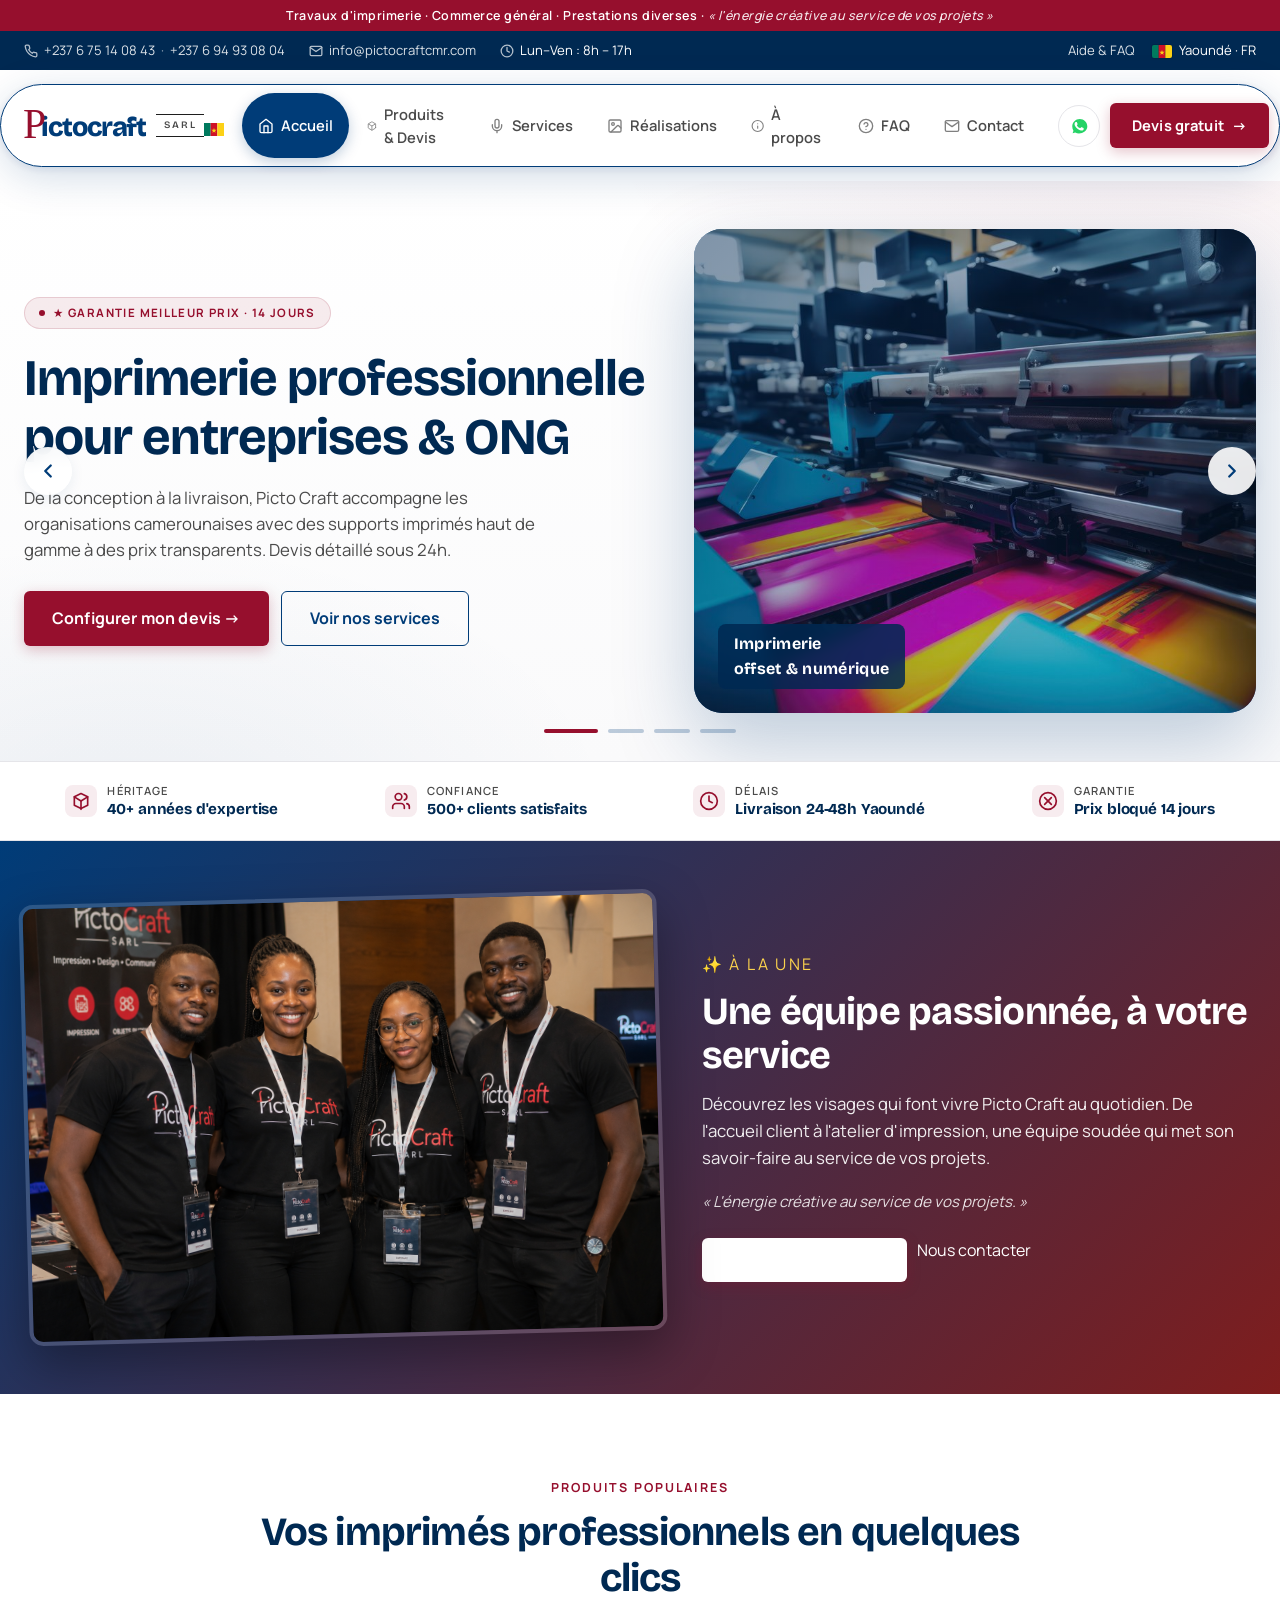
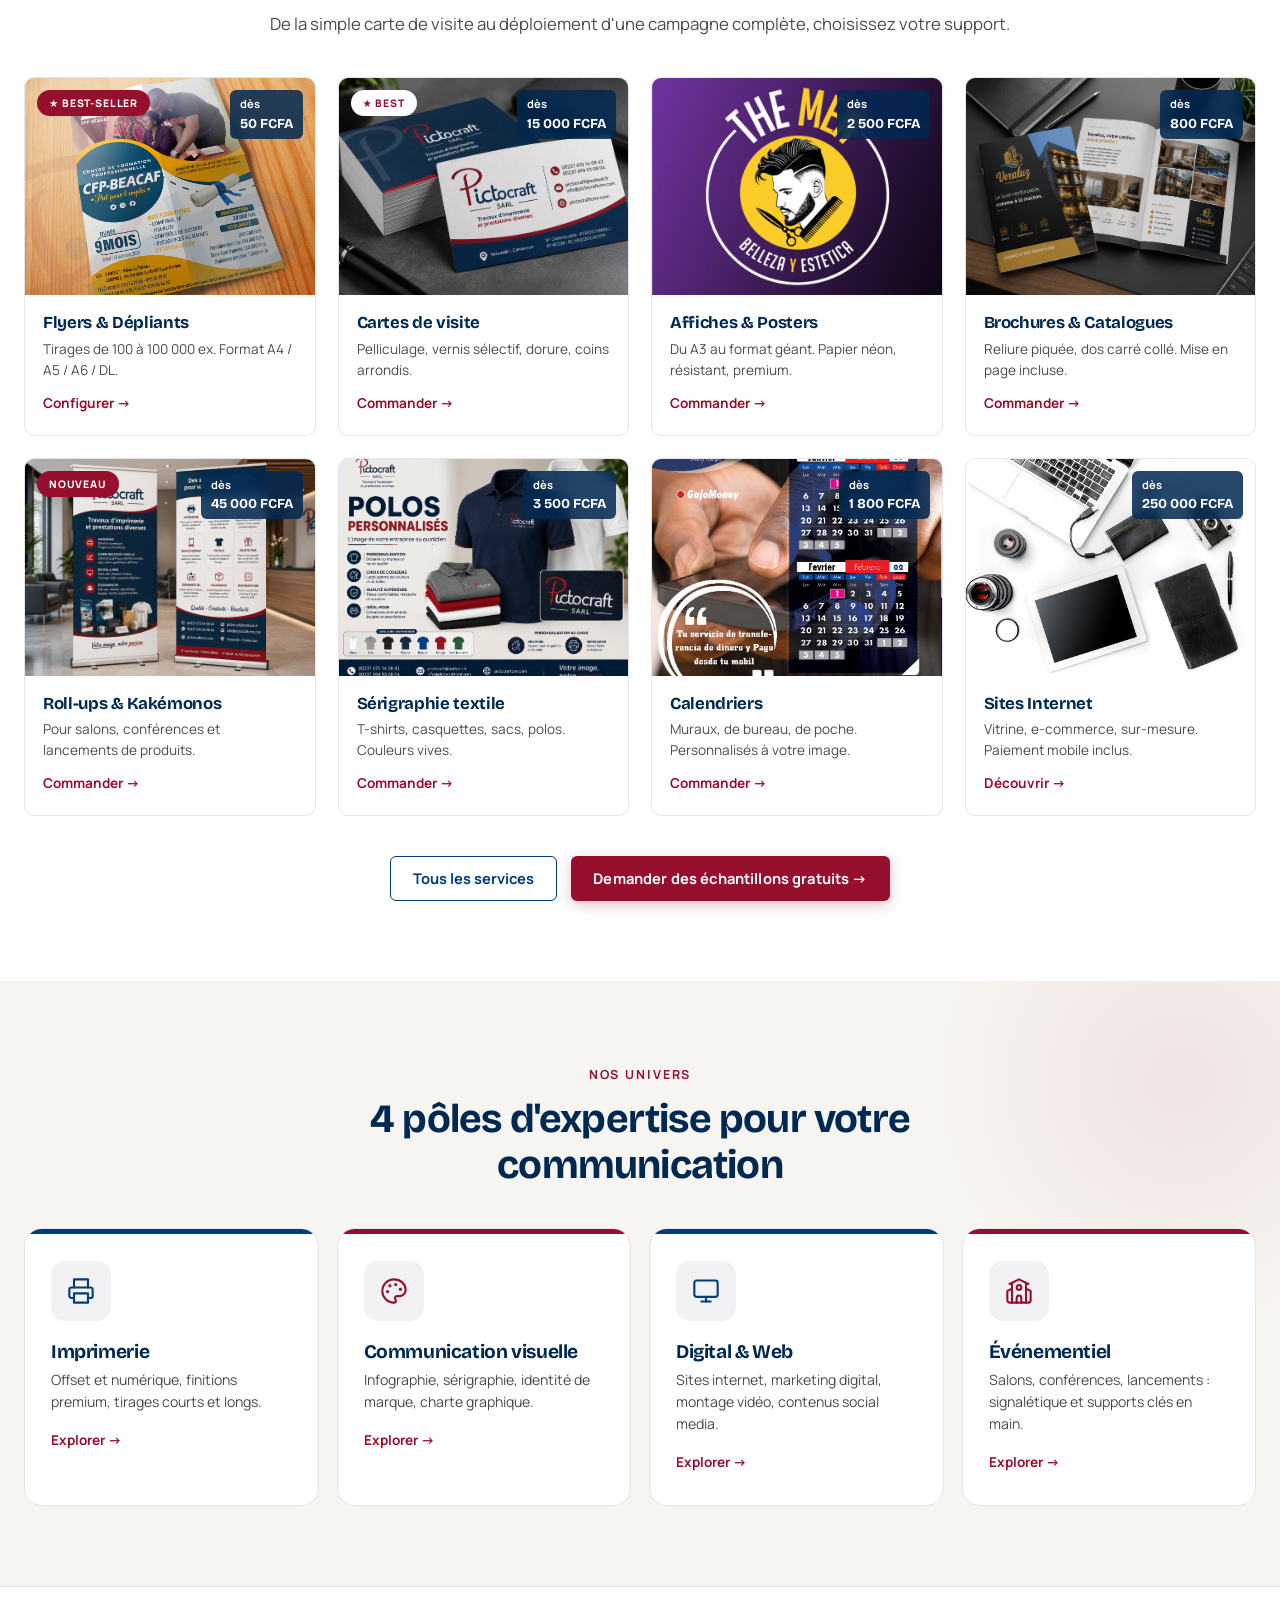
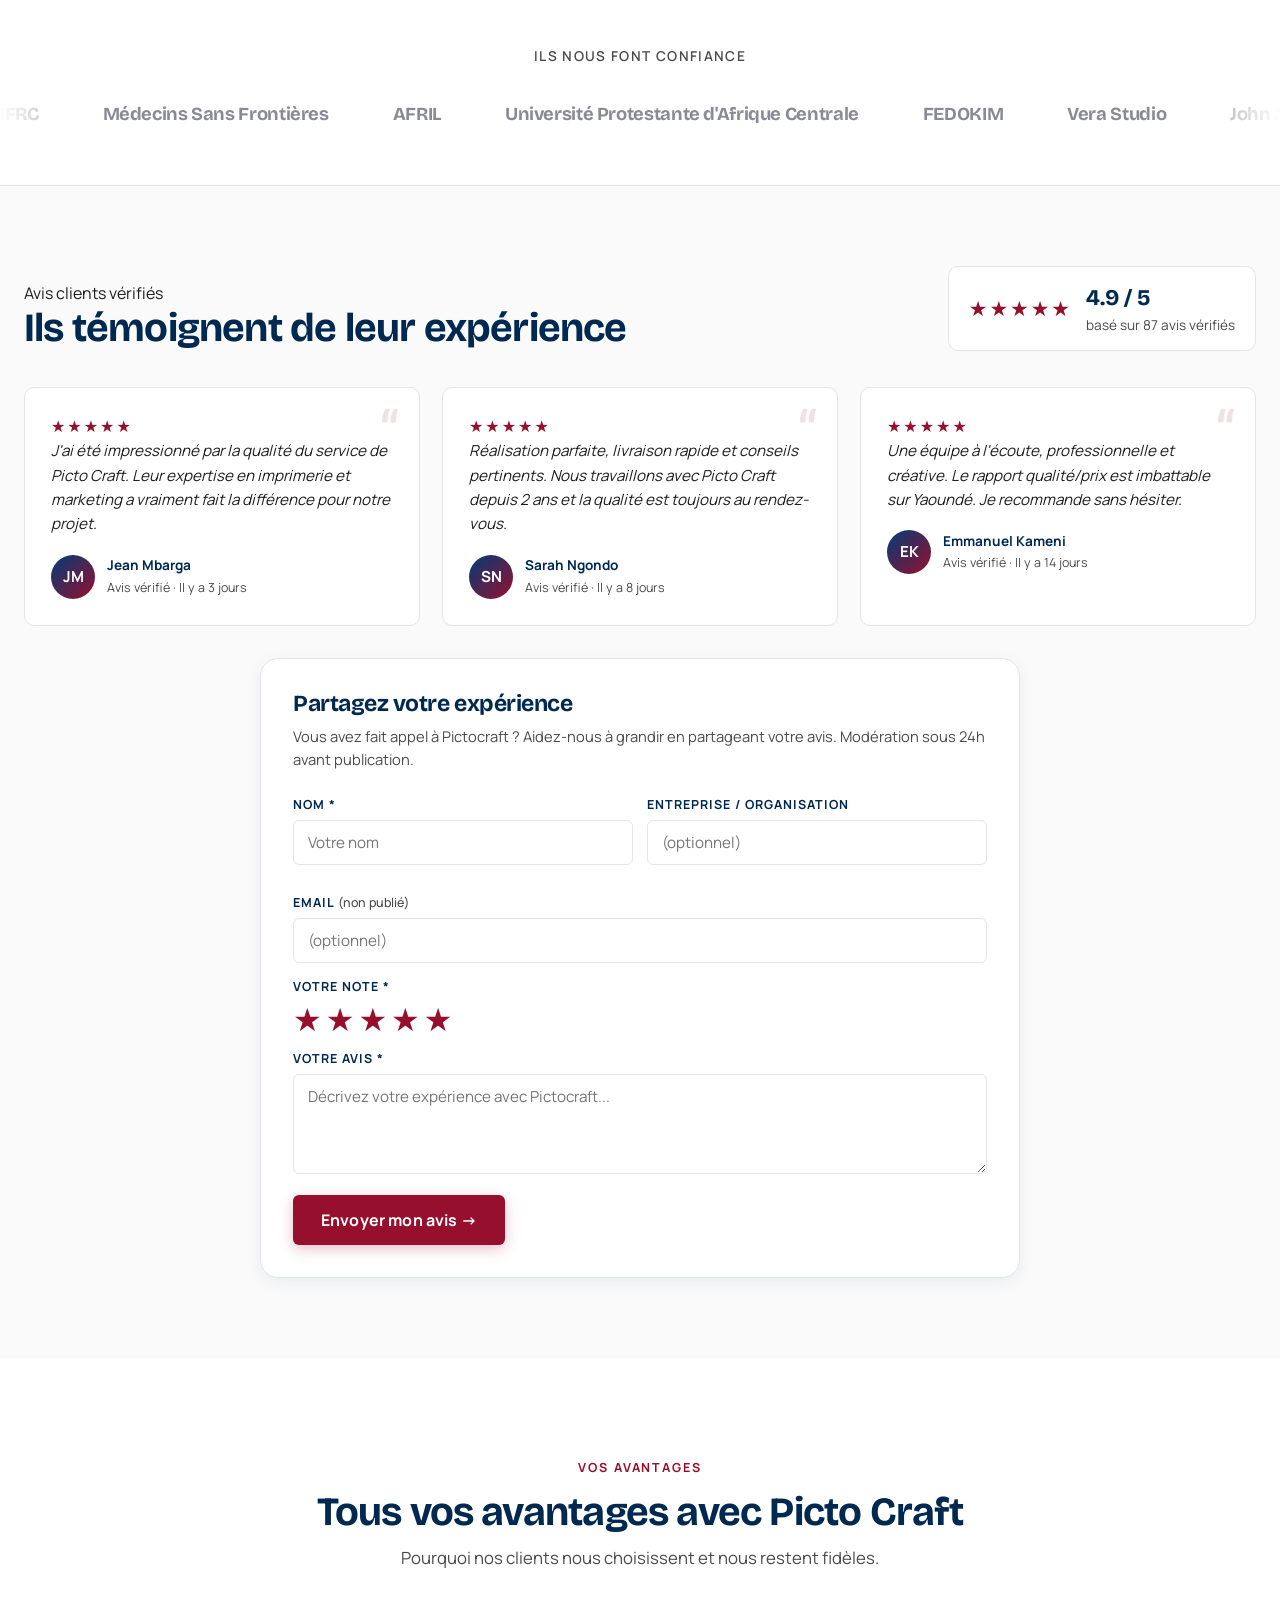
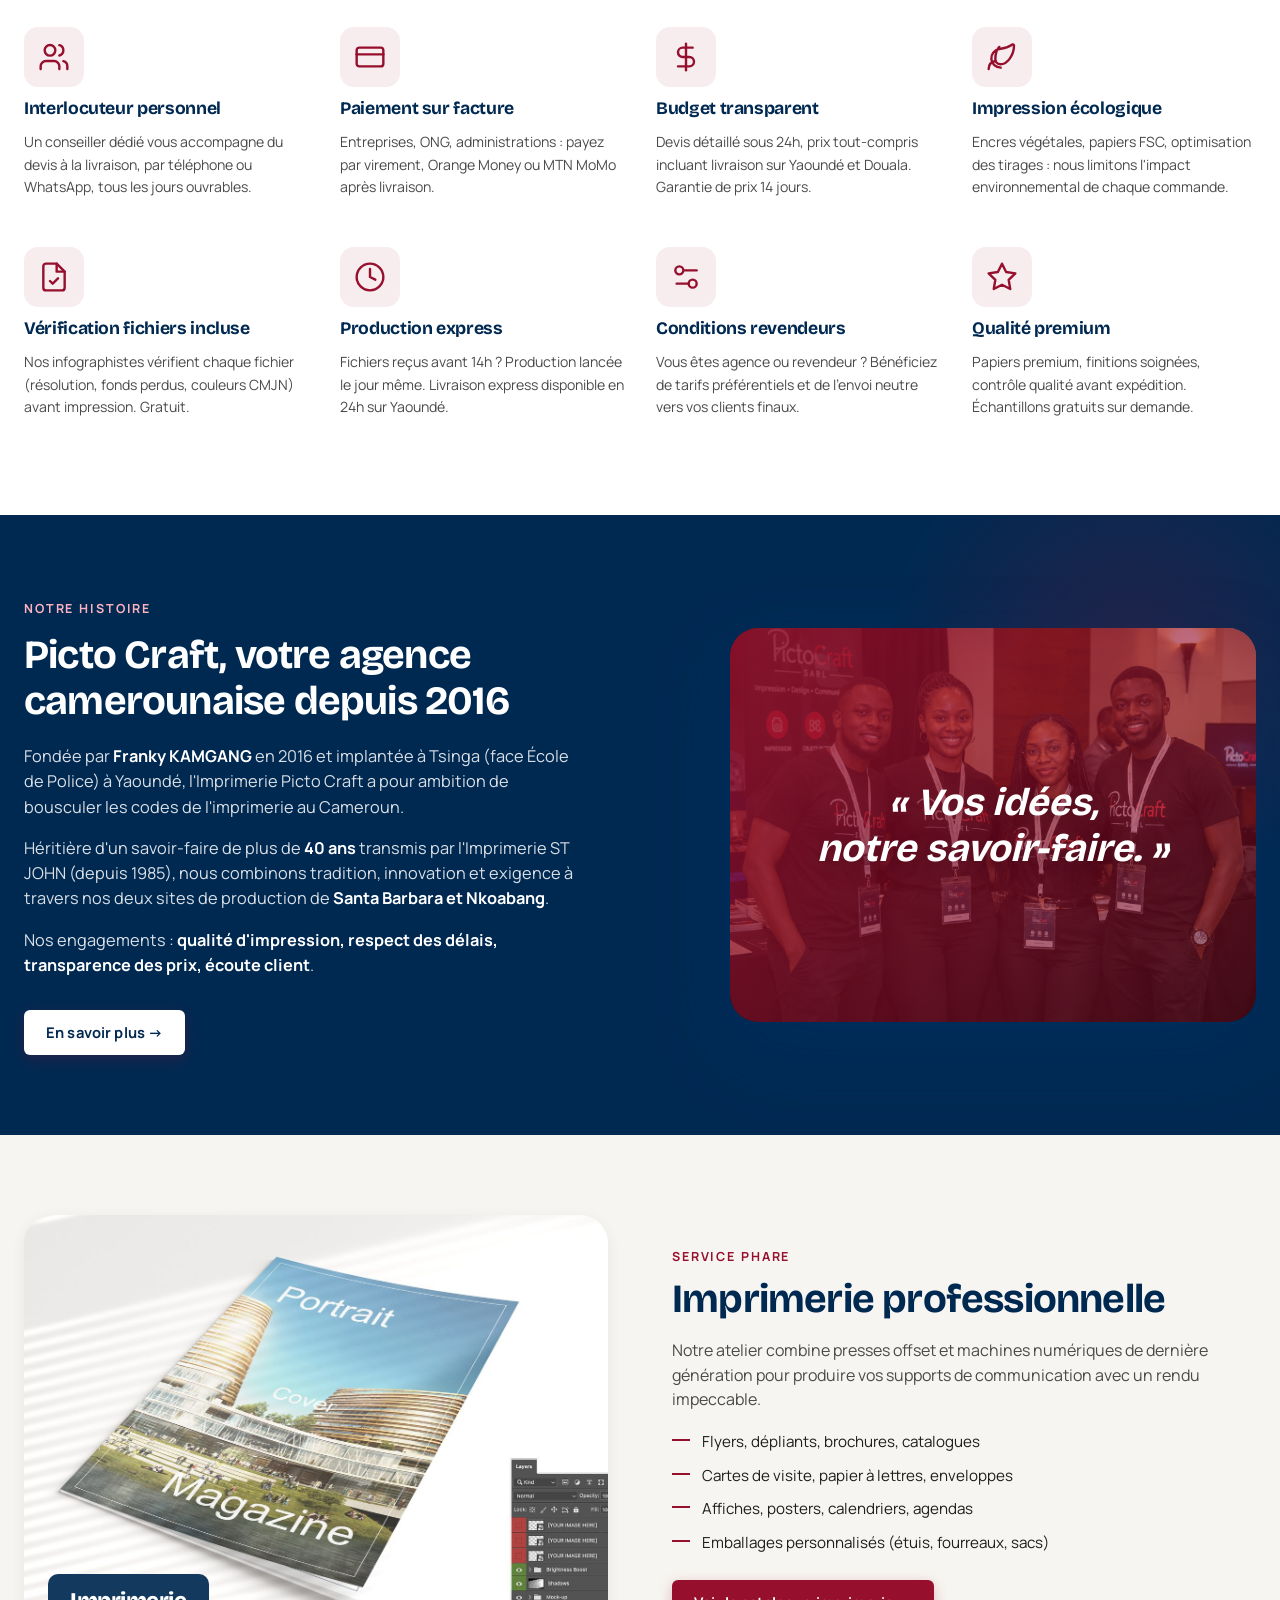
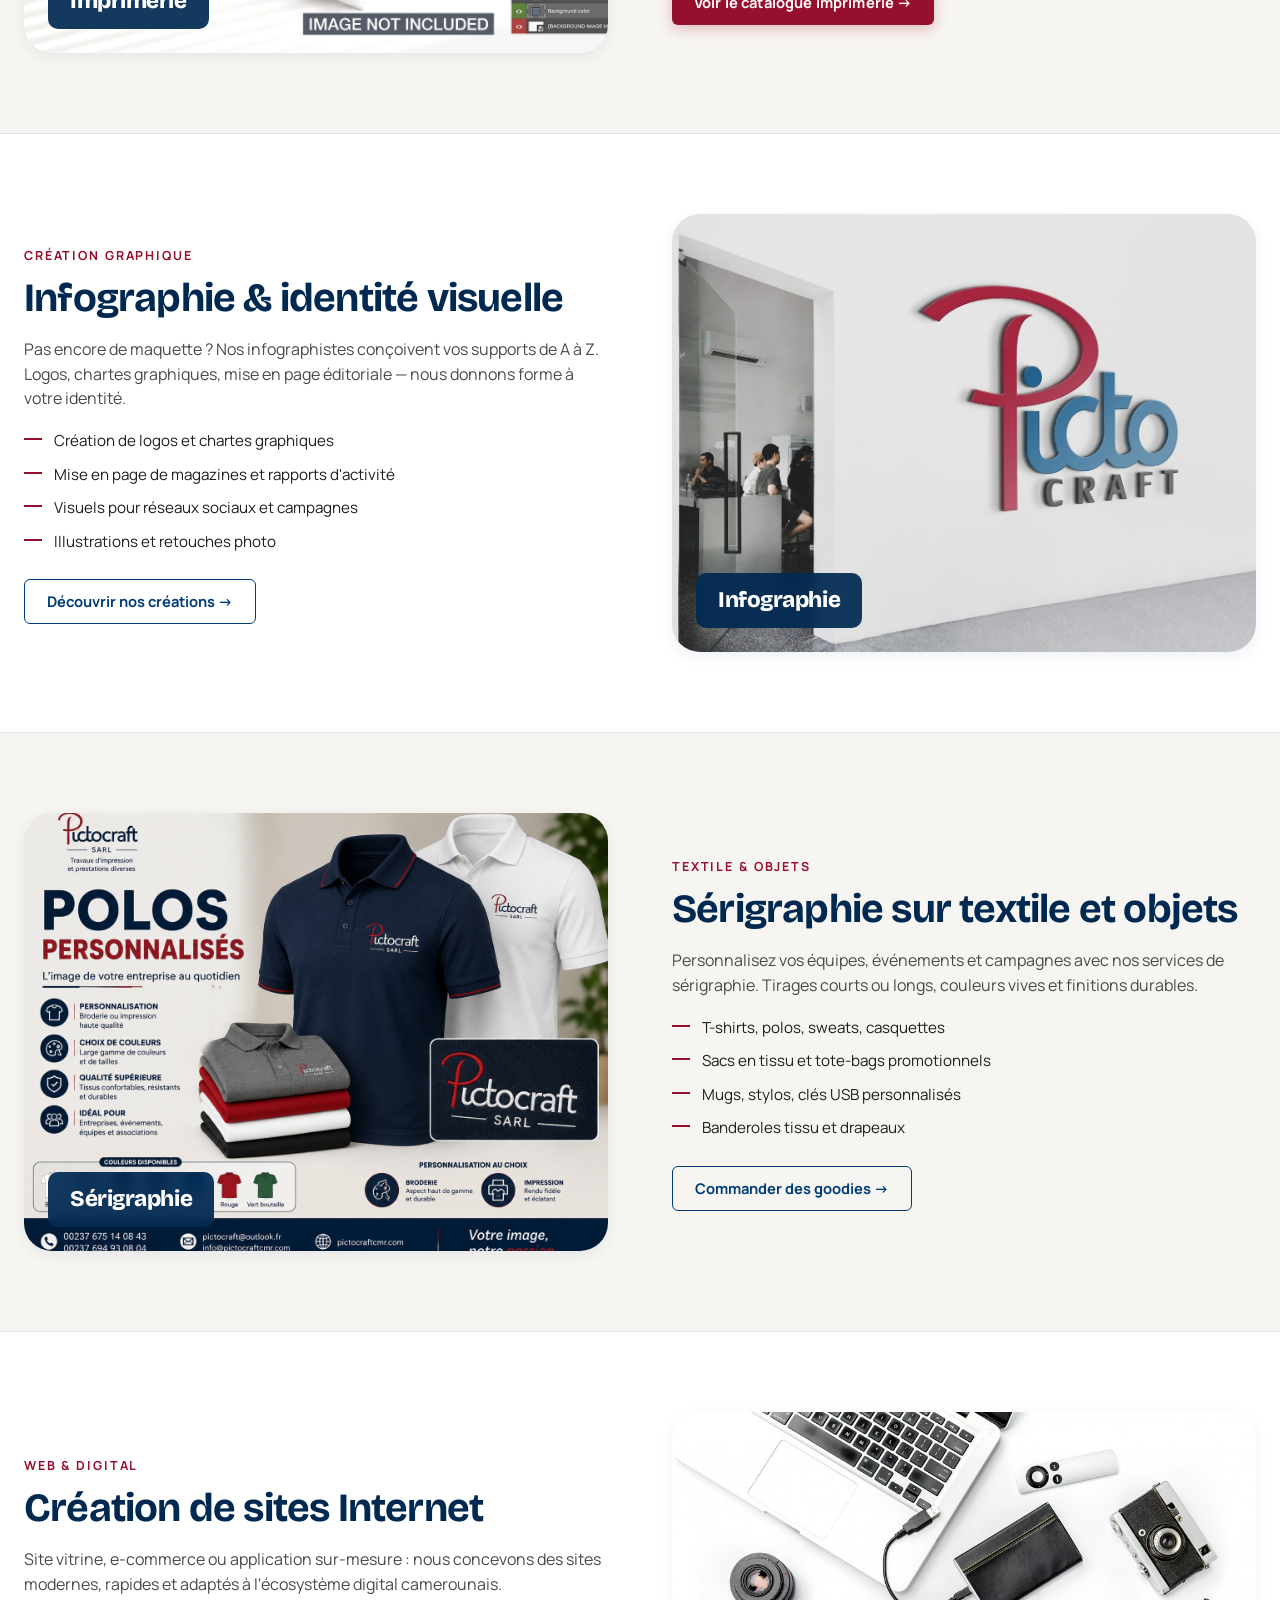
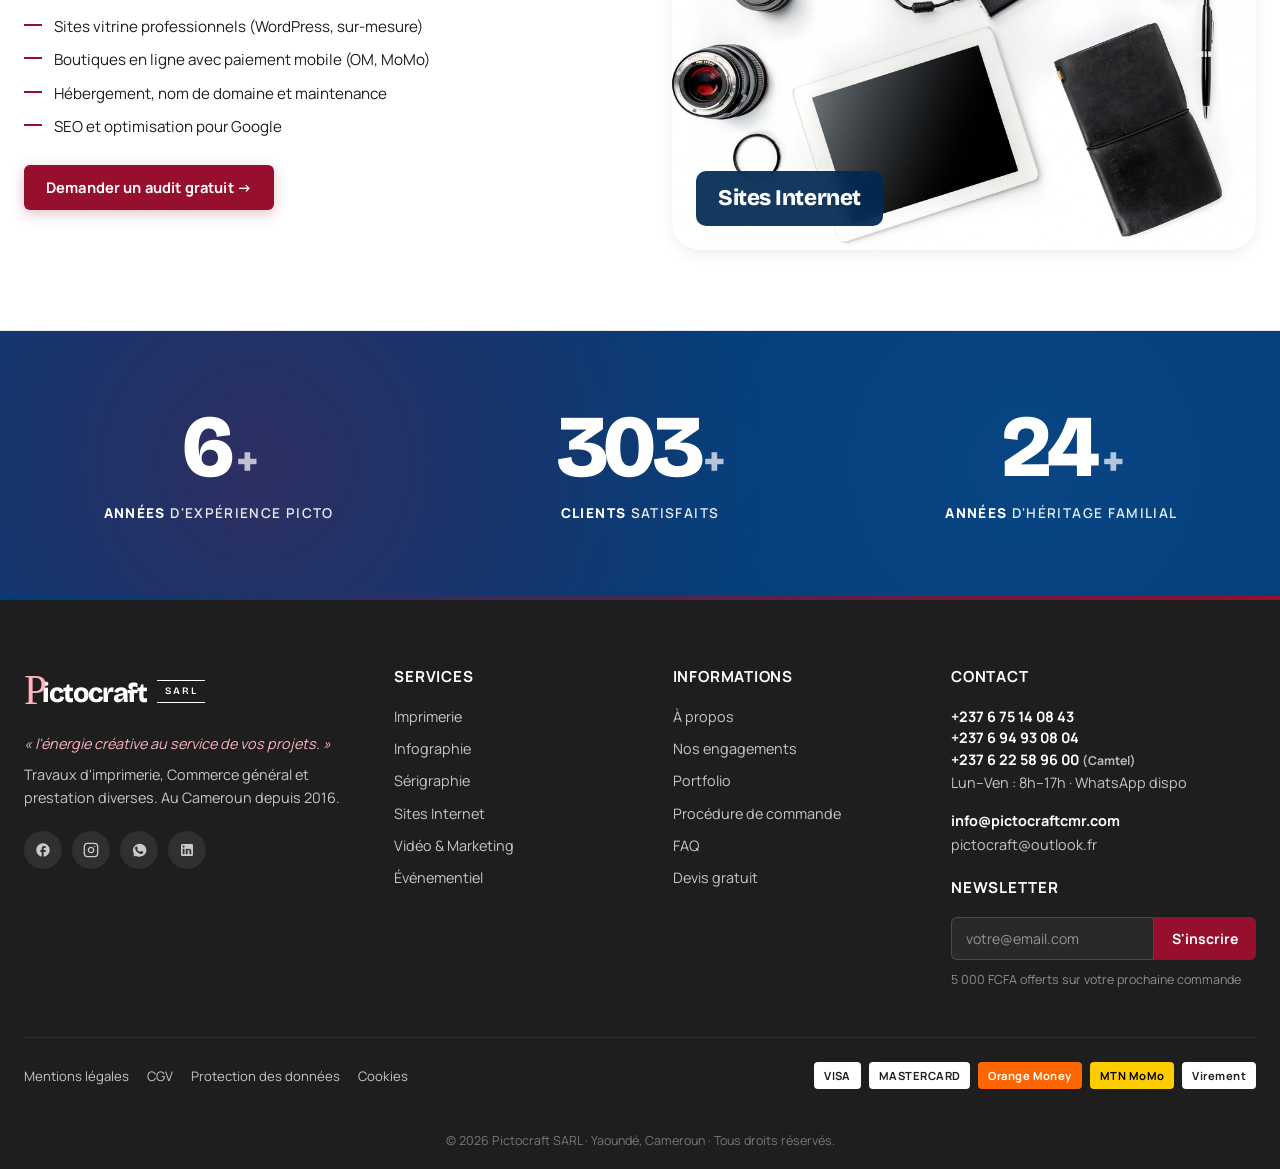
<file: index.html>
<!DOCTYPE html>
<html lang="fr">
<head>
<meta charset="UTF-8">
<meta name="viewport" content="width=device-width,initial-scale=1.0">
<meta http-equiv="Cache-Control" content="no-cache, no-store, must-revalidate">
<meta name="X-Build-Time" content="1783470561">
<meta http-equiv="Pragma" content="no-cache">
<meta http-equiv="Expires" content="0">
<title>Picto Craft — Imprimerie & agence de communication au Cameroun</title>
<meta name="description" content="Imprimerie, infographie, sérigraphie, sites web et événementiel. Picto Craft SARL accompagne entreprises, ONG et institutions camerounaises depuis 2016. Devis gratuit sous 24h.">
<meta name="keywords" content="imprimerie Cameroun, Yaoundé, flyers, cartes de visite, brochures, roll-up, sérigraphie, agence communication">
<meta name="robots" content="index,follow">
<meta property="og:type" content="website">
<meta property="og:title" content="Picto Craft — Imprimerie & agence de communication au Cameroun">
<meta property="og:description" content="Vos imprimés professionnels avec un partenaire camerounais depuis 2016.">
<meta property="og:url" content="https://www.pictocraftcmr.com/">
<link rel="preconnect" href="https://fonts.googleapis.com">
<link rel="preconnect" href="https://fonts.gstatic.com" crossorigin>
<link href="https://fonts.googleapis.com/css2?family=Bricolage+Grotesque:opsz,wght@12..96,400;12..96,500;12..96,700;12..96,800&family=Manrope:wght@400;500;600;700&display=swap" rel="stylesheet">
<link rel="stylesheet" href="assets/css/style.css?v=20260708e">
</head>
<body>

<!-- BANDE SLOGAN OFFICIEL -->
<div id="pc-navbar" data-active="accueil"></div>

<!-- HERO CAROUSEL -->
<section class="hero" style="padding:0">
  <button class="hero-arrow prev" aria-label="Précédent">
    <svg width="22" height="22" viewBox="0 0 24 24" fill="none" stroke="currentColor" stroke-width="2.5" stroke-linecap="round" stroke-linejoin="round"><path d="m15 18-6-6 6-6"/></svg>
  </button>
  <button class="hero-arrow next" aria-label="Suivant">
    <svg width="22" height="22" viewBox="0 0 24 24" fill="none" stroke="currentColor" stroke-width="2.5" stroke-linecap="round" stroke-linejoin="round"><path d="m9 18 6-6-6-6"/></svg>
  </button>

  <div class="hero-slides">

    <div class="slide active">
      <div class="slide-inner">
        <div class="slide-text">
          <span class="eyebrow">★ Garantie meilleur prix · 14 jours</span>
          <h1>Imprimerie professionnelle pour entreprises & ONG</h1>
          <p>De la conception à la livraison, Picto Craft accompagne les organisations camerounaises avec des supports imprimés haut de gamme à des prix transparents. Devis détaillé sous 24h.</p>
          <div class="slide-cta">
            <a href="produit-flyers.html" class="btn-primary btn-large">Configurer mon devis →</a>
            <a href="produits.html" class="btn-outline btn-large">Voir nos services</a>
          </div>
        </div>
        <div class="slide-image">
          <img src="assets/images/hero/hero-machine.jpg" alt="Machine d'impression offset Picto Craft">
          <span class="visual-label">Imprimerie<br>offset & numérique</span>
        </div>
      </div>
    </div>

    <div class="slide">
      <div class="slide-inner">
        <div class="slide-text">
          <span class="eyebrow">Nouveauté 2026</span>
          <h2>Sérigraphie textile & objets publicitaires</h2>
          <p>Mettez votre marque sur tous les supports : t-shirts, casquettes, sacs, gadgets. Tirages courts ou longs, couleurs vives, finitions durables.</p>
          <div class="slide-cta">
            <a href="produits.html#textile" class="btn-primary btn-large">Découvrir →</a>
          </div>
        </div>
        <div class="slide-image" style="background:linear-gradient(135deg,#960F2D 0%,#C8294A 100%)">
          <img src="assets/images/products/polo.png" alt="Sérigraphie textile">
          <span class="visual-label">Sérigraphie<br>sur mesure</span>
        </div>
      </div>
    </div>

    <div class="slide">
      <div class="slide-inner">
        <div class="slide-text">
          <span class="eyebrow">Service complet</span>
          <h2>Sites web professionnels clé en main</h2>
          <p>Du nom de domaine à la mise en ligne : sites vitrines, e-commerce avec paiement mobile (Orange Money, MTN MoMo), SEO et maintenance.</p>
          <div class="slide-cta">
            <a href="produits.html#sites" class="btn-primary btn-large">Audit gratuit →</a>
          </div>
        </div>
        <div class="slide-image" style="background:linear-gradient(135deg,#5B3F8F 0%,#7B5BB5 100%)">
          <img src="assets/images/gallery/workspace.jpg" alt="Création de sites web">
          <span class="visual-label">Création de<br>sites Internet</span>
        </div>
      </div>
    </div>

    <div class="slide">
      <div class="slide-inner">
        <div class="slide-text">
          <span class="eyebrow">Événementiel</span>
          <h2>Salons, conférences, lancements</h2>
          <p>Roll-ups, banderoles, kakémonos, signalétique : assurez le succès de votre événement avec une communication visuelle percutante et livrée à temps.</p>
          <div class="slide-cta">
            <a href="produits.html#rollups" class="btn-primary btn-large">Commander →</a>
          </div>
        </div>
        <div class="slide-image" style="background:linear-gradient(135deg,#2E7D5F 0%,#3FA67B 100%)">
          <img src="assets/images/products/kakemono.png" alt="Roll-up événementiel">
          <span class="visual-label">Communication<br>événementielle</span>
        </div>
      </div>
    </div>

  </div>

  <div class="hero-dots">
    <button class="active" aria-label="Slide 1"></button>
    <button aria-label="Slide 2"></button>
    <button aria-label="Slide 3"></button>
    <button aria-label="Slide 4"></button>
  </div>

</section>

<!-- BANDE STATS INLINE sous le hero -->
<div class="hero-stats">
  <div class="hero-stats-inner">
    <div class="hero-stat">
      <div class="icon"><svg width="20" height="20" viewBox="0 0 24 24" fill="none" stroke="currentColor" stroke-width="2" stroke-linecap="round" stroke-linejoin="round"><path d="M20 7 12 3 4 7v10l8 4 8-4V7z"/><path d="M12 22V12"/><path d="m20 7-8 5L4 7"/></svg></div>
      <div><span class="lbl">Héritage</span><span class="val">40+ années d'expertise</span></div>
    </div>
    <div class="hero-stat">
      <div class="icon"><svg width="20" height="20" viewBox="0 0 24 24" fill="none" stroke="currentColor" stroke-width="2" stroke-linecap="round" stroke-linejoin="round"><path d="M16 21v-2a4 4 0 0 0-4-4H6a4 4 0 0 0-4 4v2"/><circle cx="9" cy="7" r="4"/><path d="M22 21v-2a4 4 0 0 0-3-3.87"/><path d="M16 3.13a4 4 0 0 1 0 7.75"/></svg></div>
      <div><span class="lbl">Confiance</span><span class="val">500+ clients satisfaits</span></div>
    </div>
    <div class="hero-stat">
      <div class="icon"><svg width="20" height="20" viewBox="0 0 24 24" fill="none" stroke="currentColor" stroke-width="2" stroke-linecap="round" stroke-linejoin="round"><circle cx="12" cy="12" r="10"/><path d="M12 6v6l4 2"/></svg></div>
      <div><span class="lbl">Délais</span><span class="val">Livraison 24-48h Yaoundé</span></div>
    </div>
    <div class="hero-stat">
      <div class="icon"><svg width="20" height="20" viewBox="0 0 24 24" fill="none" stroke="currentColor" stroke-width="2" stroke-linecap="round" stroke-linejoin="round"><circle cx="12" cy="12" r="10"/><path d="M16 8l-8 8"/><path d="M8 8l8 8"/></svg></div>
      <div><span class="lbl">Garantie</span><span class="val">Prix bloqué 14 jours</span></div>
    </div>
  </div>
</div>

<!-- À LA UNE — Photo équipe -->
<section class="reveal" style="background:linear-gradient(135deg,var(--brand,#E11D48) 0%,#7F1D1D 100%);padding:56px 0;color:#fff;overflow:hidden">
  <div class="container">
    <div style="display:grid;grid-template-columns:1.15fr 1fr;gap:40px;align-items:center">
      <div style="border-radius:14px;overflow:hidden;box-shadow:0 20px 50px rgba(0,0,0,.35);transform:rotate(-1.5deg);border:4px solid rgba(255,255,255,.15)">
        <img src="assets/images/team/salon.png?v=1783468064" 
             
             alt="L'équipe Picto Craft SARL"
             style="width:100%;height:auto;display:block;aspect-ratio:16/11;object-fit:cover">
      </div>
      <div>
        <span class="kicker" style="color:#FCD34D;letter-spacing:.15em">✨ À LA UNE</span>
        <h2 style="color:#fff;font-size:clamp(1.6rem,3vw,2.4rem);margin:12px 0 14px;line-height:1.15">Une équipe passionnée, à votre service</h2>
        <p style="color:rgba(255,255,255,.92);font-size:1.05rem;line-height:1.6;margin-bottom:18px">
          Découvrez les visages qui font vivre Picto Craft au quotidien. De l'accueil client à l'atelier d'impression, une équipe soudée qui met son savoir-faire au service de vos projets.
        </p>
        <p style="color:rgba(255,255,255,.85);font-size:.95rem;margin-bottom:24px;font-style:italic">
          « L'énergie créative au service de vos projets. »
        </p>
        <div style="display:flex;gap:10px;flex-wrap:wrap">
          <a href="a-propos.html" class="btn-primary" style="background:#fff;color:var(--brand,#E11D48);border:0">Rencontrer l'équipe →</a>
          <a href="contact.html" class="btn-secondary" style="border-color:#fff;color:#fff">Nous contacter</a>
        </div>
      </div>
    </div>
  </div>
</section>

<style>
@media (max-width: 900px) {
  section[style*="À LA UNE"] .container > div,
  section .container > div[style*="grid-template-columns:1.15fr 1fr"] {
    grid-template-columns: 1fr !important;
  }
}
</style>

<!-- PRODUITS POPULAIRES -->
<section class="reveal">
  <div class="container">
    <div class="section-head center">
      <span class="kicker">Produits populaires</span>
      <h2>Vos imprimés professionnels en quelques clics</h2>
      <p>De la simple carte de visite au déploiement d'une campagne complète, choisissez votre support.</p>
    </div>

    <div class="products-grid stagger">
      <a href="produit-flyers.html" class="product-card" data-product-id="flyers">
        <div class="product-thumb">
          <span class="badge new">★ Best-seller</span>
          <span class="from-price">dès<strong>50 FCFA</strong></span>
          <img src="assets/images/products/flyers.jpg" alt="Flyers et dépliants">
          <div class="overlay"></div>
        </div>
        <div class="product-body">
          <h3>Flyers & Dépliants</h3>
          <p>Tirages de 100 à 100 000 ex. Format A4 / A5 / A6 / DL.</p>
          <span class="arrow">Configurer →</span>
        </div>
      </a>

      <a href="produits.html#cartes" class="product-card" data-product-id="cartes-visite">
        <div class="product-thumb">
          <span class="badge">★ Best</span>
          <span class="from-price">dès<strong>15 000 FCFA</strong></span>
          <img src="assets/images/products/carte visite.png" alt="Cartes de visite">
          <div class="overlay"></div>
        </div>
        <div class="product-body">
          <h3>Cartes de visite</h3>
          <p>Pelliculage, vernis sélectif, dorure, coins arrondis.</p>
          <span class="arrow">Commander →</span>
        </div>
      </a>

      <a href="produits.html#affiches" class="product-card" data-product-id="affiches">
        <div class="product-thumb">
          <span class="from-price">dès<strong>2 500 FCFA</strong></span>
          <img src="assets/images/products/affiche.jpg" alt="Affiches et posters">
          <div class="overlay"></div>
        </div>
        <div class="product-body">
          <h3>Affiches & Posters</h3>
          <p>Du A3 au format géant. Papier néon, résistant, premium.</p>
          <span class="arrow">Commander →</span>
        </div>
      </a>

      <a href="produits.html#brochures" class="product-card" data-product-id="brochures">
        <div class="product-thumb">
          <span class="from-price">dès<strong>800 FCFA</strong></span>
          <img src="assets/images/products/brochure.png" alt="Brochures et catalogues">
          <div class="overlay"></div>
        </div>
        <div class="product-body">
          <h3>Brochures & Catalogues</h3>
          <p>Reliure piquée, dos carré collé. Mise en page incluse.</p>
          <span class="arrow">Commander →</span>
        </div>
      </a>

      <a href="produits.html#rollups" class="product-card" data-product-id="rollups">
        <div class="product-thumb">
          <span class="badge new">Nouveau</span>
          <span class="from-price">dès<strong>45 000 FCFA</strong></span>
          <img src="assets/images/products/kakemono.png" alt="Roll-ups">
          <div class="overlay"></div>
        </div>
        <div class="product-body">
          <h3>Roll-ups & Kakémonos</h3>
          <p>Pour salons, conférences et lancements de produits.</p>
          <span class="arrow">Commander →</span>
        </div>
      </a>

      <a href="produits.html#textile" class="product-card" data-product-id="textile">
        <div class="product-thumb">
          <span class="from-price">dès<strong>3 500 FCFA</strong></span>
          <img src="assets/images/products/polo.png" alt="Sérigraphie textile">
          <div class="overlay"></div>
        </div>
        <div class="product-body">
          <h3>Sérigraphie textile</h3>
          <p>T-shirts, casquettes, sacs, polos. Couleurs vives.</p>
          <span class="arrow">Commander →</span>
        </div>
      </a>

      <a href="produits.html#calendriers" class="product-card" data-product-id="calendriers">
        <div class="product-thumb">
          <span class="from-price">dès<strong>1 800 FCFA</strong></span>
          <img src="assets/images/products/chevalet.jpg" alt="Calendriers">
          <div class="overlay"></div>
        </div>
        <div class="product-body">
          <h3>Calendriers</h3>
          <p>Muraux, de bureau, de poche. Personnalisés à votre image.</p>
          <span class="arrow">Commander →</span>
        </div>
      </a>

      <a href="produits.html#sites" class="product-card">
        <div class="product-thumb">
          <span class="from-price">dès<strong>250 000 FCFA</strong></span>
          <img src="assets/images/gallery/workspace.jpg" alt="Sites internet">
          <div class="overlay"></div>
        </div>
        <div class="product-body">
          <h3>Sites Internet</h3>
          <p>Vitrine, e-commerce, sur-mesure. Paiement mobile inclus.</p>
          <span class="arrow">Découvrir →</span>
        </div>
      </a>
    </div>

    <div class="center-cta">
      <a href="produits.html" class="btn-outline">Tous les services</a>
      <a href="contact.html" class="btn-primary">Demander des échantillons gratuits →</a>
    </div>
  </div>
</section>

<!-- THÈMES / UNIVERS -->
<section class="themes-section reveal">
  <div class="container">
    <div class="section-head center">
      <span class="kicker">Nos univers</span>
      <h2>4 pôles d'expertise pour votre communication</h2>
    </div>
    <div class="themes-grid stagger">
      <a href="produits.html#imprimerie" class="theme-card">
        <div class="icon-wrap"><svg width="28" height="28" viewBox="0 0 24 24" fill="none" stroke="currentColor" stroke-width="1.8" stroke-linecap="round" stroke-linejoin="round"><polyline points="6 9 6 2 18 2 18 9"/><path d="M6 18H4a2 2 0 0 1-2-2v-5a2 2 0 0 1 2-2h16a2 2 0 0 1 2 2v5a2 2 0 0 1-2 2h-2"/><rect width="12" height="8" x="6" y="14"/></svg></div>
        <h3>Imprimerie</h3>
        <p>Offset et numérique, finitions premium, tirages courts et longs.</p>
        <span class="more">Explorer →</span>
      </a>
      <a href="produits.html#infographie" class="theme-card accent">
        <div class="icon-wrap"><svg width="28" height="28" viewBox="0 0 24 24" fill="none" stroke="currentColor" stroke-width="1.8" stroke-linecap="round" stroke-linejoin="round"><circle cx="13.5" cy="6.5" r=".5" fill="currentColor"/><circle cx="17.5" cy="10.5" r=".5" fill="currentColor"/><circle cx="8.5" cy="7.5" r=".5" fill="currentColor"/><circle cx="6.5" cy="12.5" r=".5" fill="currentColor"/><path d="M12 2C6.5 2 2 6.5 2 12s4.5 10 10 10c.926 0 1.648-.746 1.648-1.688 0-.437-.18-.835-.437-1.125-.29-.289-.438-.652-.438-1.125a1.64 1.64 0 0 1 1.668-1.668h1.996c3.051 0 5.555-2.503 5.555-5.554C21.965 6.012 17.461 2 12 2z"/></svg></div>
        <h3>Communication visuelle</h3>
        <p>Infographie, sérigraphie, identité de marque, charte graphique.</p>
        <span class="more">Explorer →</span>
      </a>
      <a href="produits.html#digital" class="theme-card">
        <div class="icon-wrap"><svg width="28" height="28" viewBox="0 0 24 24" fill="none" stroke="currentColor" stroke-width="1.8" stroke-linecap="round" stroke-linejoin="round"><rect width="20" height="14" x="2" y="3" rx="2"/><line x1="8" x2="16" y1="21" y2="21"/><line x1="12" x2="12" y1="17" y2="21"/></svg></div>
        <h3>Digital & Web</h3>
        <p>Sites internet, marketing digital, montage vidéo, contenus social media.</p>
        <span class="more">Explorer →</span>
      </a>
      <a href="produits.html#evenementiel" class="theme-card accent">
        <div class="icon-wrap"><svg width="28" height="28" viewBox="0 0 24 24" fill="none" stroke="currentColor" stroke-width="1.8" stroke-linecap="round" stroke-linejoin="round"><path d="m4 6 8-4 8 4"/><path d="m18 10 4 2v8a2 2 0 0 1-2 2H4a2 2 0 0 1-2-2v-8l4-2"/><path d="M14 22v-4a2 2 0 0 0-2-2v0a2 2 0 0 0-2 2v4"/><path d="M18 5v17"/><path d="M6 5v17"/><circle cx="12" cy="9" r="2"/></svg></div>
        <h3>Événementiel</h3>
        <p>Salons, conférences, lancements : signalétique et supports clés en main.</p>
        <span class="more">Explorer →</span>
      </a>
    </div>
  </div>
</section>

<!-- TRUST -->
<section class="trust-section reveal">
  <div class="trust-head">
    <span class="label">Ils nous font confiance</span>
  </div>
  <div class="partners-marquee">
    <div class="partners-track">
      <span class="partner">IFRC</span>
      <span class="partner">Médecins Sans Frontières</span>
      <span class="partner">AFRIL</span>
      <span class="partner">Université Protestante d'Afrique Centrale</span>
      <span class="partner">FEDOKIM</span>
      <span class="partner">Vera Studio</span>
      <span class="partner">John &amp; Co</span>
      <span class="partner">Croix Rouge Cameroun</span>
      <span class="partner">FTIC</span>
      <span class="partner">UPAC</span>
      <span class="partner">One Health</span>
      <!-- duplication pour boucle infinie -->
      <span class="partner">IFRC</span>
      <span class="partner">Médecins Sans Frontières</span>
      <span class="partner">AFRIL</span>
      <span class="partner">Université Protestante d'Afrique Centrale</span>
      <span class="partner">FEDOKIM</span>
      <span class="partner">Vera Studio</span>
      <span class="partner">John &amp; Co</span>
      <span class="partner">Croix Rouge Cameroun</span>
      <span class="partner">FTIC</span>
      <span class="partner">UPAC</span>
      <span class="partner">One Health</span>
    </div>
  </div>
</section>

<!-- AVIS CLIENTS -->
<section class="reviews-section reveal">
  <div class="container">
    <div class="reviews-top">
      <div>
        <span class="kicker">Avis clients vérifiés</span>
        <h2>Ils témoignent de leur expérience</h2>
      </div>
      <div class="reviews-rating">
        <span class="stars">★★★★★</span>
        <div>
          <span class="rating-num">4.9 / 5</span>
          <div class="rating-text">basé sur 87 avis vérifiés</div>
        </div>
      </div>
    </div>

    <div class="reviews-grid stagger" data-reviews-grid>
      <div class="review-card">
        <span class="stars">★★★★★</span>
        <blockquote>J'ai été impressionné par la qualité du service de Picto Craft. Leur expertise en imprimerie et marketing a vraiment fait la différence pour notre projet.</blockquote>
        <div class="author">
          <div class="avatar">JM</div>
          <div class="author-info"><strong>Jean Mbarga</strong><span>Avis vérifié · Il y a 3 jours</span></div>
        </div>
      </div>
      <div class="review-card">
        <span class="stars">★★★★★</span>
        <blockquote>Réalisation parfaite, livraison rapide et conseils pertinents. Nous travaillons avec Picto Craft depuis 2 ans et la qualité est toujours au rendez-vous.</blockquote>
        <div class="author">
          <div class="avatar">SN</div>
          <div class="author-info"><strong>Sarah Ngondo</strong><span>Avis vérifié · Il y a 8 jours</span></div>
        </div>
      </div>
      <div class="review-card">
        <span class="stars">★★★★★</span>
        <blockquote>Une équipe à l'écoute, professionnelle et créative. Le rapport qualité/prix est imbattable sur Yaoundé. Je recommande sans hésiter.</blockquote>
        <div class="author">
          <div class="avatar">EK</div>
          <div class="author-info"><strong>Emmanuel Kameni</strong><span>Avis vérifié · Il y a 14 jours</span></div>
        </div>
      </div>
    </div>

    <!-- FORMULAIRE D'AVIS -->
    <div class="review-form-wrap reveal-scale">
      <h3>Partagez votre expérience</h3>
      <p>Vous avez fait appel à Pictocraft ? Aidez-nous à grandir en partageant votre avis. Modération sous 24h avant publication.</p>
      <form id="review-form">
        <div class="form-row">
          <div class="field">
            <label>Nom *</label>
            <input type="text" name="nom" required maxlength="80" placeholder="Votre nom">
          </div>
          <div class="field">
            <label>Entreprise / Organisation</label>
            <input type="text" name="entreprise" maxlength="120" placeholder="(optionnel)">
          </div>
        </div>
        <div class="field">
          <label>Email <span style="font-weight:500;color:var(--ink-soft);text-transform:none;letter-spacing:0">(non publié)</span></label>
          <input type="email" name="email" maxlength="120" placeholder="(optionnel)">
        </div>
        <div class="field">
          <label>Votre note *</label>
          <div class="rating-input"></div>
        </div>
        <div class="field">
          <label>Votre avis *</label>
          <textarea name="avis" required minlength="10" maxlength="1000" placeholder="Décrivez votre expérience avec Pictocraft..."></textarea>
        </div>
        <button type="submit" class="btn-primary btn-large">Envoyer mon avis →</button>
      </form>
    </div>
  </div>
</section>

<!-- AVANTAGES -->
<section class="benefits-section reveal">
  <div class="container">
    <div class="section-head center">
      <span class="kicker">Vos avantages</span>
      <h2>Tous vos avantages avec Picto Craft</h2>
      <p>Pourquoi nos clients nous choisissent et nous restent fidèles.</p>
    </div>

    <div class="benefits-grid stagger">
      <div class="benefit">
        <div class="benefit-icon"><svg width="32" height="32" viewBox="0 0 24 24" fill="none" stroke="currentColor" stroke-width="1.8" stroke-linecap="round" stroke-linejoin="round"><path d="M16 21v-2a4 4 0 0 0-4-4H6a4 4 0 0 0-4 4v2"/><circle cx="9" cy="7" r="4"/><path d="M22 21v-2a4 4 0 0 0-3-3.87"/><path d="M16 3.13a4 4 0 0 1 0 7.75"/></svg></div>
        <h4>Interlocuteur personnel</h4>
        <p>Un conseiller dédié vous accompagne du devis à la livraison, par téléphone ou WhatsApp, tous les jours ouvrables.</p>
      </div>
      <div class="benefit">
        <div class="benefit-icon"><svg width="32" height="32" viewBox="0 0 24 24" fill="none" stroke="currentColor" stroke-width="1.8" stroke-linecap="round" stroke-linejoin="round"><rect width="20" height="14" x="2" y="5" rx="2"/><line x1="2" x2="22" y1="10" y2="10"/></svg></div>
        <h4>Paiement sur facture</h4>
        <p>Entreprises, ONG, administrations : payez par virement, Orange Money ou MTN MoMo après livraison.</p>
      </div>
      <div class="benefit">
        <div class="benefit-icon"><svg width="32" height="32" viewBox="0 0 24 24" fill="none" stroke="currentColor" stroke-width="1.8" stroke-linecap="round" stroke-linejoin="round"><line x1="12" x2="12" y1="2" y2="22"/><path d="M17 5H9.5a3.5 3.5 0 0 0 0 7h5a3.5 3.5 0 0 1 0 7H6"/></svg></div>
        <h4>Budget transparent</h4>
        <p>Devis détaillé sous 24h, prix tout-compris incluant livraison sur Yaoundé et Douala. Garantie de prix 14 jours.</p>
      </div>
      <div class="benefit">
        <div class="benefit-icon"><svg width="32" height="32" viewBox="0 0 24 24" fill="none" stroke="currentColor" stroke-width="1.8" stroke-linecap="round" stroke-linejoin="round"><path d="M11 20A7 7 0 0 1 9.8 6.1C15.5 5 17 4.48 19.2 2.96a1 1 0 0 1 1.8.5c0 7.83-5.5 14-10 14-2.5 0-4-1.7-4-4 0-3 1-7 3-9"/><path d="M2 21c0-3 1.85-5.36 5.08-6"/></svg></div>
        <h4>Impression écologique</h4>
        <p>Encres végétales, papiers FSC, optimisation des tirages : nous limitons l'impact environnemental de chaque commande.</p>
      </div>
      <div class="benefit">
        <div class="benefit-icon"><svg width="32" height="32" viewBox="0 0 24 24" fill="none" stroke="currentColor" stroke-width="1.8" stroke-linecap="round" stroke-linejoin="round"><path d="M14 2H6a2 2 0 0 0-2 2v16a2 2 0 0 0 2 2h12a2 2 0 0 0 2-2V8z"/><polyline points="14 2 14 8 20 8"/><path d="m9 15 2 2 4-4"/></svg></div>
        <h4>Vérification fichiers incluse</h4>
        <p>Nos infographistes vérifient chaque fichier (résolution, fonds perdus, couleurs CMJN) avant impression. Gratuit.</p>
      </div>
      <div class="benefit">
        <div class="benefit-icon"><svg width="32" height="32" viewBox="0 0 24 24" fill="none" stroke="currentColor" stroke-width="1.8" stroke-linecap="round" stroke-linejoin="round"><circle cx="12" cy="12" r="10"/><polyline points="12 6 12 12 16 14"/></svg></div>
        <h4>Production express</h4>
        <p>Fichiers reçus avant 14h ? Production lancée le jour même. Livraison express disponible en 24h sur Yaoundé.</p>
      </div>
      <div class="benefit">
        <div class="benefit-icon"><svg width="32" height="32" viewBox="0 0 24 24" fill="none" stroke="currentColor" stroke-width="1.8" stroke-linecap="round" stroke-linejoin="round"><path d="M20 7h-9"/><path d="M14 17H5"/><circle cx="17" cy="17" r="3"/><circle cx="7" cy="7" r="3"/></svg></div>
        <h4>Conditions revendeurs</h4>
        <p>Vous êtes agence ou revendeur ? Bénéficiez de tarifs préférentiels et de l'envoi neutre vers vos clients finaux.</p>
      </div>
      <div class="benefit">
        <div class="benefit-icon"><svg width="32" height="32" viewBox="0 0 24 24" fill="none" stroke="currentColor" stroke-width="1.8" stroke-linecap="round" stroke-linejoin="round"><polygon points="12 2 15.09 8.26 22 9.27 17 14.14 18.18 21.02 12 17.77 5.82 21.02 7 14.14 2 9.27 8.91 8.26 12 2"/></svg></div>
        <h4>Qualité premium</h4>
        <p>Papiers premium, finitions soignées, contrôle qualité avant expédition. Échantillons gratuits sur demande.</p>
      </div>
    </div>
  </div>
</section>

<!-- STORY -->
<section class="story-section reveal">
  <div class="container">
    <div class="story-grid">
      <div class="story-text reveal-left">
        <span class="kicker">Notre histoire</span>
        <h2>Picto Craft, votre agence camerounaise depuis 2016</h2>
        <p>Fondée par <strong style="color:#fff">Franky KAMGANG</strong> en 2016 et implantée à Tsinga (face École de Police) à Yaoundé, l'Imprimerie Picto Craft a pour ambition de bousculer les codes de l'imprimerie au Cameroun.</p>
        <p>Héritière d'un savoir-faire de plus de <strong style="color:#fff">40 ans</strong> transmis par l'Imprimerie ST JOHN (depuis 1985), nous combinons tradition, innovation et exigence à travers nos deux sites de production de <strong style="color:#fff">Santa Barbara et Nkoabang</strong>.</p>
        <p>Nos engagements : <strong style="color:#fff">qualité d'impression, respect des délais, transparence des prix, écoute client</strong>.</p>
        <a href="a-propos.html" class="btn-primary">En savoir plus →</a>
      </div>
      <div class="story-visual reveal-right">
        <img src="assets/images/team/salon.png?v=1783468064"  alt="L'équipe Picto Craft SARL">
        <div class="quote-overlay"><span>« Vos idées,<br>notre savoir-faire. »</span></div>
      </div>
    </div>
  </div>
</section>

<!-- SERVICES DÉTAILLÉS -->
<section class="service-detail" id="imprimerie">
  <div class="container">
    <div class="service-grid">
      <div class="service-text reveal-left">
        <span class="kicker">Service phare</span>
        <h2>Imprimerie professionnelle</h2>
        <p>Notre atelier combine presses offset et machines numériques de dernière génération pour produire vos supports de communication avec un rendu impeccable.</p>
        <ul>
          <li>Flyers, dépliants, brochures, catalogues</li>
          <li>Cartes de visite, papier à lettres, enveloppes</li>
          <li>Affiches, posters, calendriers, agendas</li>
          <li>Emballages personnalisés (étuis, fourreaux, sacs)</li>
        </ul>
        <a href="produit-flyers.html" class="btn-primary">Voir le catalogue imprimerie →</a>
      </div>
      <div class="service-image reveal-right">
        <img src="assets/images/hero/machine-offset.jpg" alt="Machine offset Picto Craft">
        <span class="label-tag">Imprimerie</span>
      </div>
    </div>
  </div>
</section>

<section class="service-detail" id="infographie">
  <div class="container">
    <div class="service-grid">
      <div class="service-text reveal-left">
        <span class="kicker">Création graphique</span>
        <h2>Infographie & identité visuelle</h2>
        <p>Pas encore de maquette ? Nos infographistes conçoivent vos supports de A à Z. Logos, chartes graphiques, mise en page éditoriale — nous donnons forme à votre identité.</p>
        <ul>
          <li>Création de logos et chartes graphiques</li>
          <li>Mise en page de magazines et rapports d'activité</li>
          <li>Visuels pour réseaux sociaux et campagnes</li>
          <li>Illustrations et retouches photo</li>
        </ul>
        <a href="produits.html#infographie" class="btn-outline">Découvrir nos créations →</a>
      </div>
      <div class="service-image reveal-right">
        <img src="assets/images/gallery/logo-mockup.jpg" alt="Infographie et logos">
        <span class="label-tag">Infographie</span>
      </div>
    </div>
  </div>
</section>

<section class="service-detail" id="textile">
  <div class="container">
    <div class="service-grid">
      <div class="service-text reveal-left">
        <span class="kicker">Textile & objets</span>
        <h2>Sérigraphie sur textile et objets</h2>
        <p>Personnalisez vos équipes, événements et campagnes avec nos services de sérigraphie. Tirages courts ou longs, couleurs vives et finitions durables.</p>
        <ul>
          <li>T-shirts, polos, sweats, casquettes</li>
          <li>Sacs en tissu et tote-bags promotionnels</li>
          <li>Mugs, stylos, clés USB personnalisés</li>
          <li>Banderoles tissu et drapeaux</li>
        </ul>
        <a href="produits.html#textile" class="btn-outline">Commander des goodies →</a>
      </div>
      <div class="service-image reveal-right">
        <img src="assets/images/products/polo.png" alt="Sérigraphie textile">
        <span class="label-tag">Sérigraphie</span>
      </div>
    </div>
  </div>
</section>

<section class="service-detail" id="sites">
  <div class="container">
    <div class="service-grid">
      <div class="service-text reveal-left">
        <span class="kicker">Web & Digital</span>
        <h2>Création de sites Internet</h2>
        <p>Site vitrine, e-commerce ou application sur-mesure : nous concevons des sites modernes, rapides et adaptés à l'écosystème digital camerounais.</p>
        <ul>
          <li>Sites vitrine professionnels (WordPress, sur-mesure)</li>
          <li>Boutiques en ligne avec paiement mobile (OM, MoMo)</li>
          <li>Hébergement, nom de domaine et maintenance</li>
          <li>SEO et optimisation pour Google</li>
        </ul>
        <a href="contact.html" class="btn-primary">Demander un audit gratuit →</a>
      </div>
      <div class="service-image reveal-right">
        <img src="assets/images/gallery/workspace.jpg" alt="Création de sites web">
        <span class="label-tag">Sites Internet</span>
      </div>
    </div>
  </div>
</section>

<!-- STATS -->
<section class="stats-section reveal">
  <div class="container">
    <div class="stats-grid">
      <div>
        <div class="stat-num"><span data-counter="10">0</span><span class="unit">+</span></div>
        <div class="stat-label"><strong>ANNÉES</strong> D'EXPÉRIENCE PICTO</div>
      </div>
      <div>
        <div class="stat-num"><span data-counter="500">0</span><span class="unit">+</span></div>
        <div class="stat-label"><strong>CLIENTS</strong> SATISFAITS</div>
      </div>
      <div>
        <div class="stat-num"><span data-counter="40">0</span><span class="unit">+</span></div>
        <div class="stat-label"><strong>ANNÉES</strong> D'HÉRITAGE FAMILIAL</div>
      </div>
    </div>
  </div>
</section>

<!-- FOOTER -->
<footer>
  <div class="container">
    <div class="footer-grid">

      <div class="footer-brand">
        <a href="index.html" class="logo" aria-label="Picto Craft">
          <span class="p" style="color:#FFB3C0">P</span><span class="name">ictocraft</span><span class="sarl">SARL</span>
        </a>
        <p style="font-style:italic;color:#FFB3C0;margin-bottom:8px">« l'énergie créative au service de vos projets. »</p><p>Travaux d'imprimerie, Commerce général et prestation diverses. Au Cameroun depuis 2016.</p>
        <div class="socials">
          <a href="#" aria-label="Facebook"><svg width="16" height="16" viewBox="0 0 24 24" fill="currentColor"><path d="M22 12c0-5.52-4.48-10-10-10S2 6.48 2 12c0 4.84 3.44 8.87 8 9.8V15H8v-3h2V9.5C10 7.57 11.57 6 13.5 6H16v3h-2c-.55 0-1 .45-1 1v2h3v3h-3v6.95c5.05-.5 9-4.76 9-9.95z"/></svg></a>
          <a href="#" aria-label="Instagram"><svg width="16" height="16" viewBox="0 0 24 24" fill="none" stroke="currentColor" stroke-width="2" stroke-linecap="round" stroke-linejoin="round"><rect width="20" height="20" x="2" y="2" rx="5" ry="5"/><path d="M16 11.37A4 4 0 1 1 12.63 8 4 4 0 0 1 16 11.37z"/><line x1="17.5" x2="17.51" y1="6.5" y2="6.5"/></svg></a>
          <a href="https://wa.me/237675140843" data-bind-whatsapp aria-label="WhatsApp"><svg width="16" height="16" viewBox="0 0 24 24" fill="currentColor"><path d="M17.5 14.4c-.3-.1-1.7-.8-2-.9-.3-.1-.5-.1-.7.1-.2.3-.7.9-.9 1.1-.2.2-.3.2-.6.1-1.7-.8-2.9-1.5-4-3.5-.3-.5.3-.5.8-1.5.1-.2 0-.3 0-.5s-.7-1.6-.9-2.2c-.2-.6-.5-.5-.7-.5h-.6c-.2 0-.5.1-.8.4-.3.3-1 1-1 2.5 0 1.5 1.1 2.9 1.2 3.1.1.2 2.1 3.3 5.2 4.6 2 .8 2.7.9 3.7.8.6-.1 1.8-.7 2-1.4.2-.7.2-1.3.2-1.4-.1-.1-.3-.2-.6-.3zm-5.5 7.6c-1.8 0-3.5-.5-5-1.4l-3.5 1.1 1.1-3.4c-1-1.6-1.6-3.5-1.6-5.5 0-5.6 4.5-10.1 10-10.1 5.6 0 10.1 4.5 10.1 10.1S17.5 22 12 22z"/></svg></a>
          <a href="#" aria-label="LinkedIn"><svg width="16" height="16" viewBox="0 0 24 24" fill="currentColor"><path d="M19 3a2 2 0 0 1 2 2v14a2 2 0 0 1-2 2H5a2 2 0 0 1-2-2V5a2 2 0 0 1 2-2h14m-.5 15.5v-5.3a3.26 3.26 0 0 0-3.26-3.26c-.85 0-1.84.52-2.32 1.3v-1.11h-2.79v8.37h2.79v-4.93c0-.77.62-1.4 1.39-1.4a1.4 1.4 0 0 1 1.4 1.4v4.93h2.79M6.88 8.56a1.68 1.68 0 0 0 1.68-1.68c0-.93-.75-1.69-1.68-1.69a1.69 1.69 0 0 0-1.69 1.69c0 .93.76 1.68 1.69 1.68m1.39 9.94v-8.37H5.5v8.37h2.77z"/></svg></a>
        </div>
      </div>

      <div>
        <h4>Services</h4>
        <ul>
          <li><a href="produits.html#imprimerie">Imprimerie</a></li>
          <li><a href="produits.html#infographie">Infographie</a></li>
          <li><a href="produits.html#textile">Sérigraphie</a></li>
          <li><a href="produits.html#sites">Sites Internet</a></li>
          <li><a href="produits.html#video">Vidéo & Marketing</a></li>
          <li><a href="produits.html#evenementiel">Événementiel</a></li>
        </ul>
      </div>

      <div>
        <h4>Informations</h4>
        <ul>
          <li><a href="a-propos.html">À propos</a></li>
          <li><a href="a-propos.html#engagements">Nos engagements</a></li>
          <li><a href="produits.html">Portfolio</a></li>
          <li><a href="faq.html#commande">Procédure de commande</a></li>
          <li><a href="faq.html">FAQ</a></li>
          <li><a href="produit-flyers.html">Devis gratuit</a></li>
        </ul>
      </div>

      <div class="footer-contact">
        <h4>Contact</h4>
        <div class="contact-block">
          <strong><a href="tel:+237675140843" data-bind-tel1 style="color:#fff">+237 6 75 14 08 43</a><br><a href="tel:+237694930804" data-bind-tel2 style="color:#fff">+237 6 94 93 08 04</a><br><a href="tel:+237622589600" style="color:#fff">+237 6 22 58 96 00 <span style="opacity:.7;font-size:.85em">(Camtel)</span></a></strong>
          Lun–Ven : 8h–17h · WhatsApp dispo
        </div>
        <div class="contact-block">
          <strong><a href="mailto:info@pictocraftcmr.com" data-bind-email1 style="color:#fff">info@pictocraftcmr.com</a></strong>
          <a href="mailto:pictocraft@outlook.fr" data-bind-email2 style="color:rgba(255,255,255,.75)">pictocraft@outlook.fr</a>
        </div>
        <h4 style="margin-top:24px">Newsletter</h4>
        <form class="newsletter-form">
          <input type="email" placeholder="votre@email.com" required>
          <button>S'inscrire</button>
        </form>
        <div class="newsletter-bonus">5 000 FCFA offerts sur votre prochaine commande</div>
      </div>

    </div>

    <div class="footer-bottom">
      <div class="legal">
        <a href="#">Mentions légales</a>
        <a href="#">CGV</a>
        <a href="#">Protection des données</a>
        <a href="#">Cookies</a>
      </div>
      <div class="payments">
        <span>VISA</span>
        <span>MASTERCARD</span>
        <span class="om">Orange Money</span>
        <span class="mtn">MTN MoMo</span>
        <span>Virement</span>
      </div>
    </div>
    <div style="text-align:center;padding:18px 0;font-size:.78rem;color:rgba(255,255,255,.4)">
      © 2026 Pictocraft SARL · Yaoundé, Cameroun · Tous droits réservés.
    </div>
  </div>
</footer>

<script src="assets/js/navbar.js?v=20260708e"></script>
<script src="assets/js/config.js?v=20260708e"></script>
<script src="assets/js/binder.js?v=20260708e"></script>
<script src="assets/js/main.js?v=20260708e"></script>
<script src="assets/js/reviews.js?v=20260708e"></script>
</body>
</html>
</file>
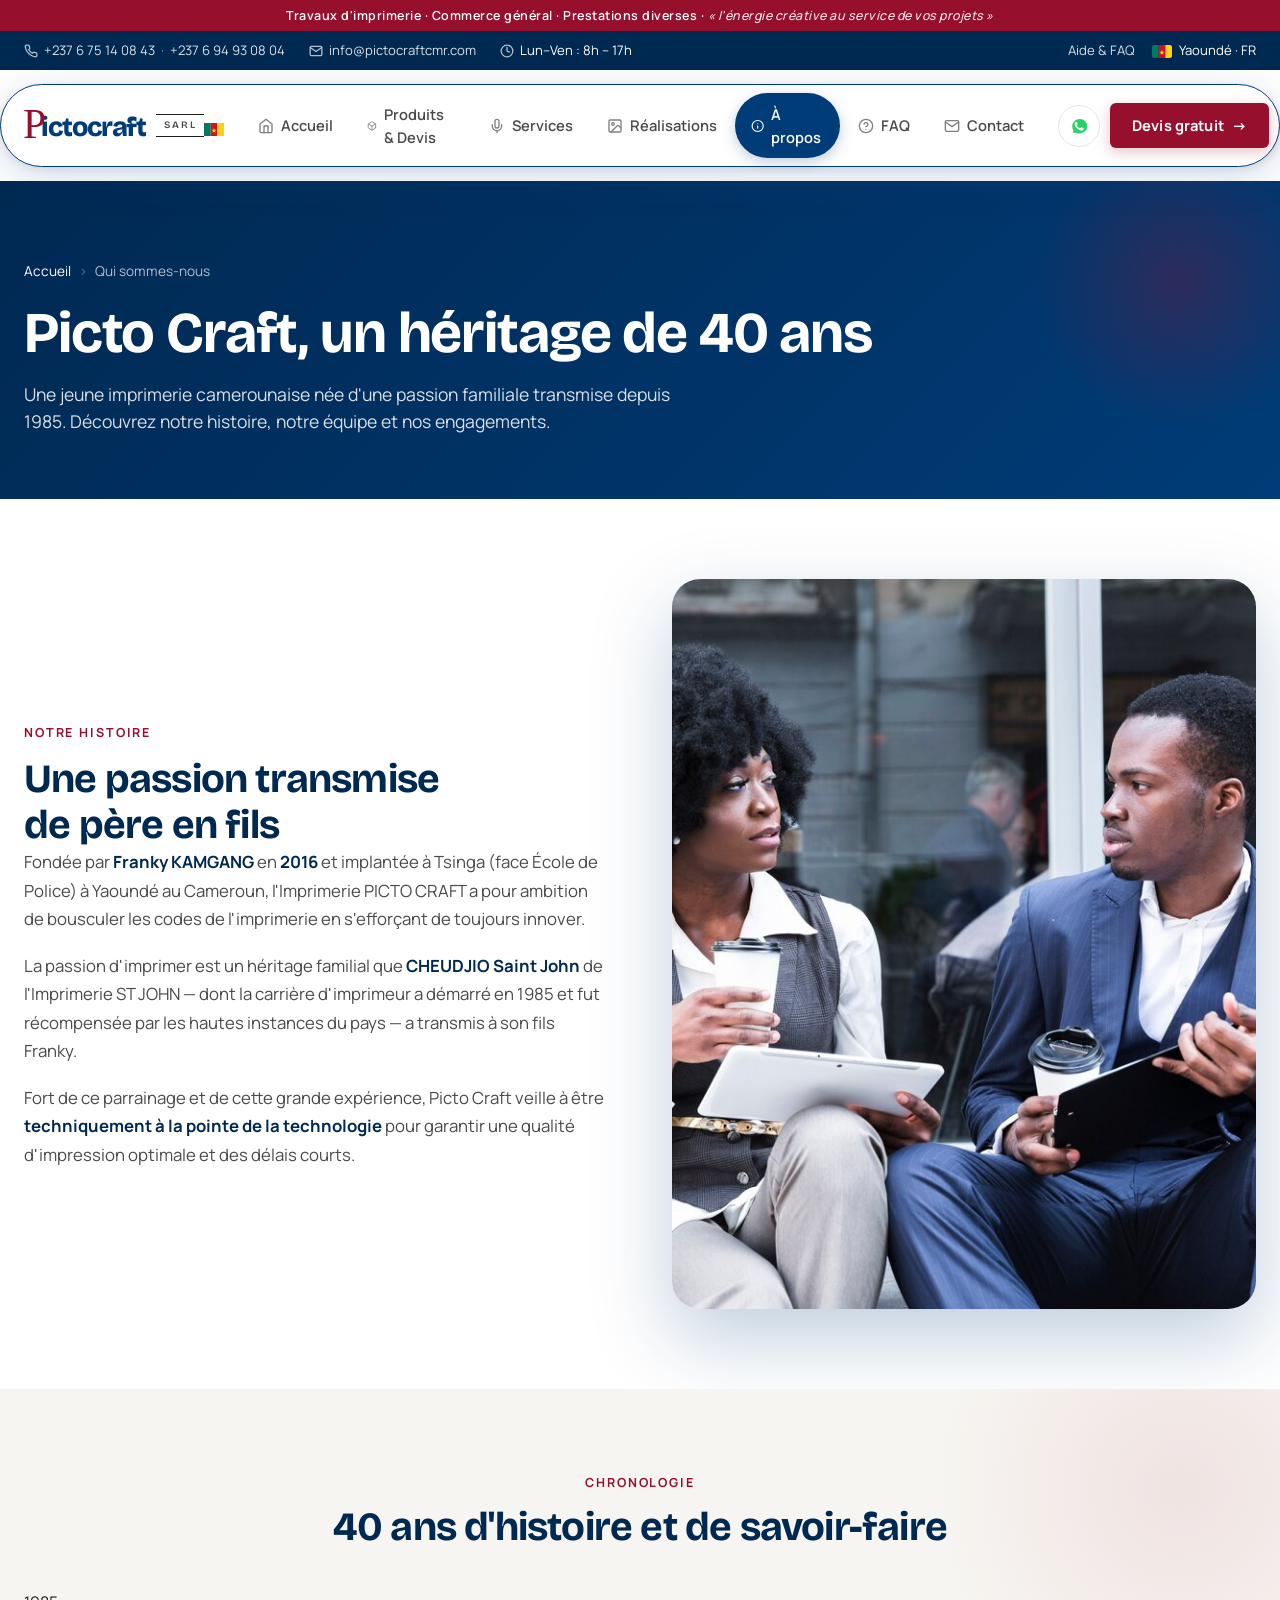
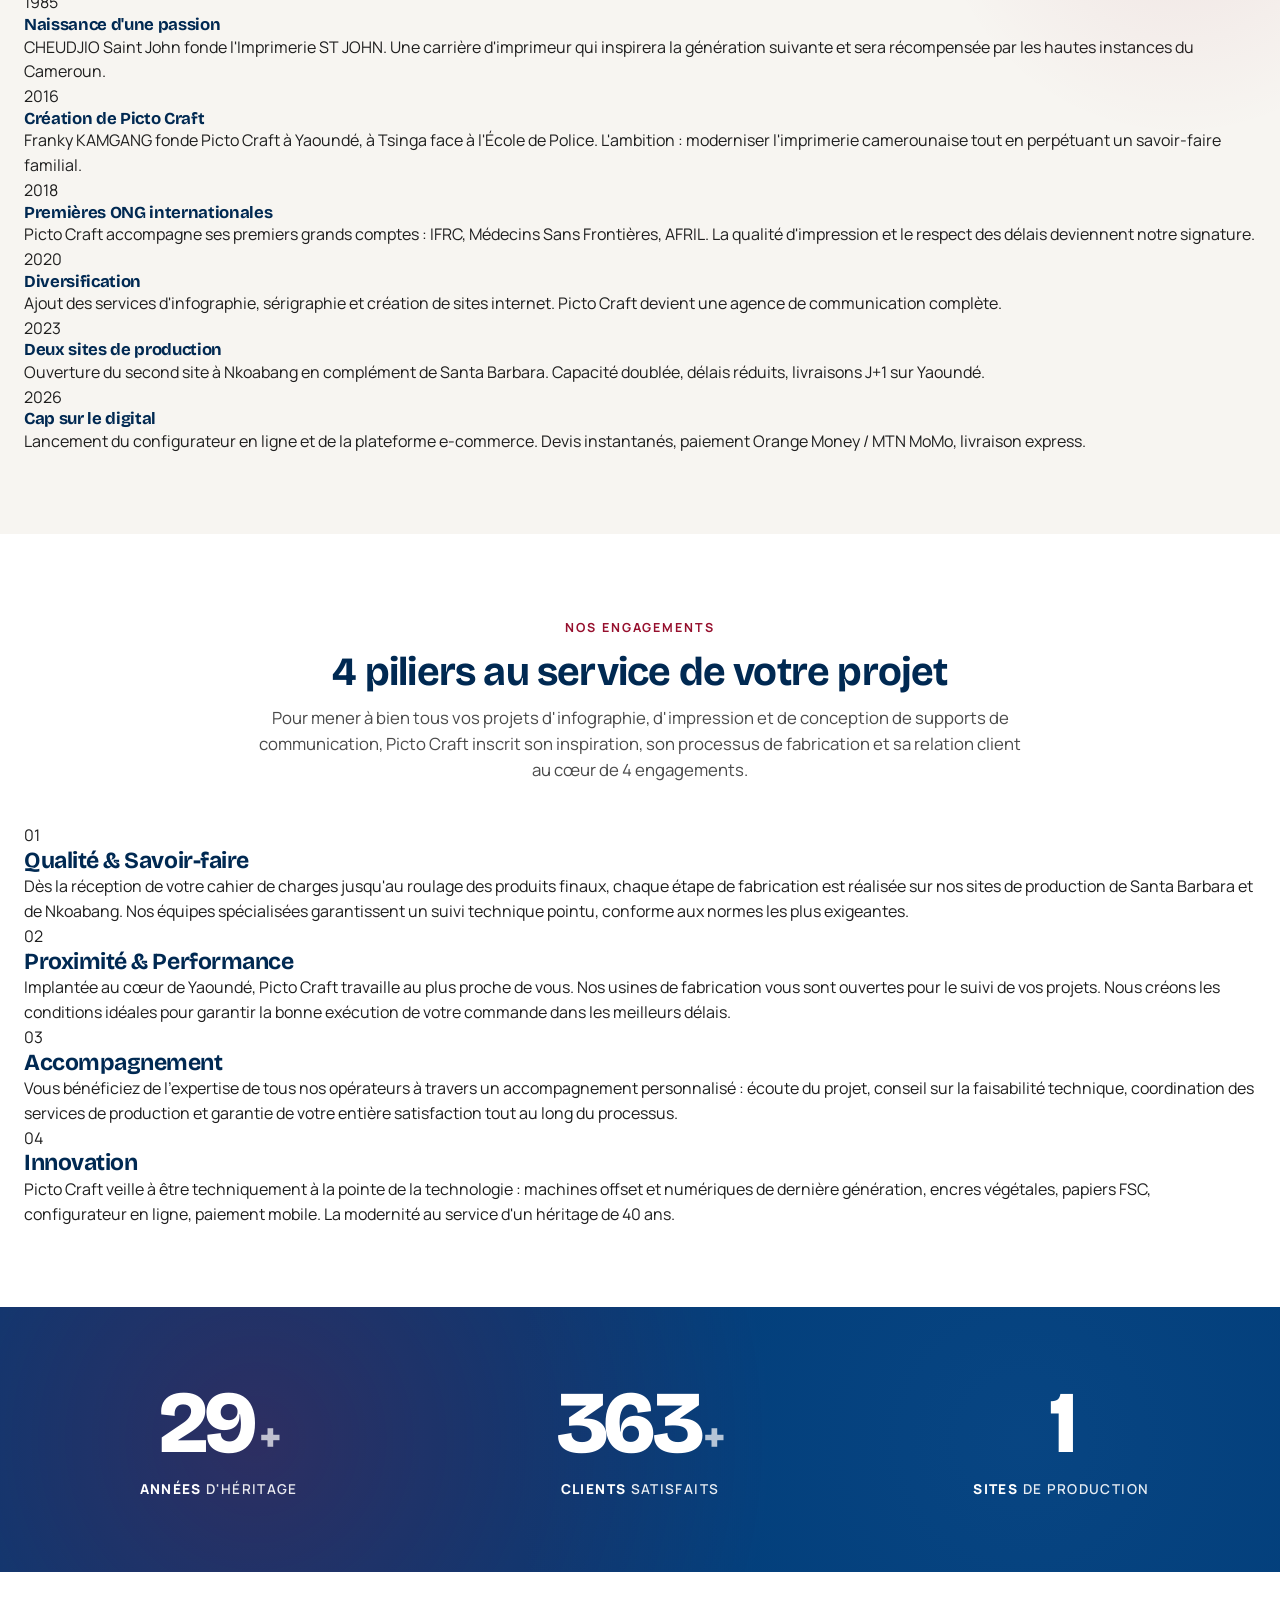
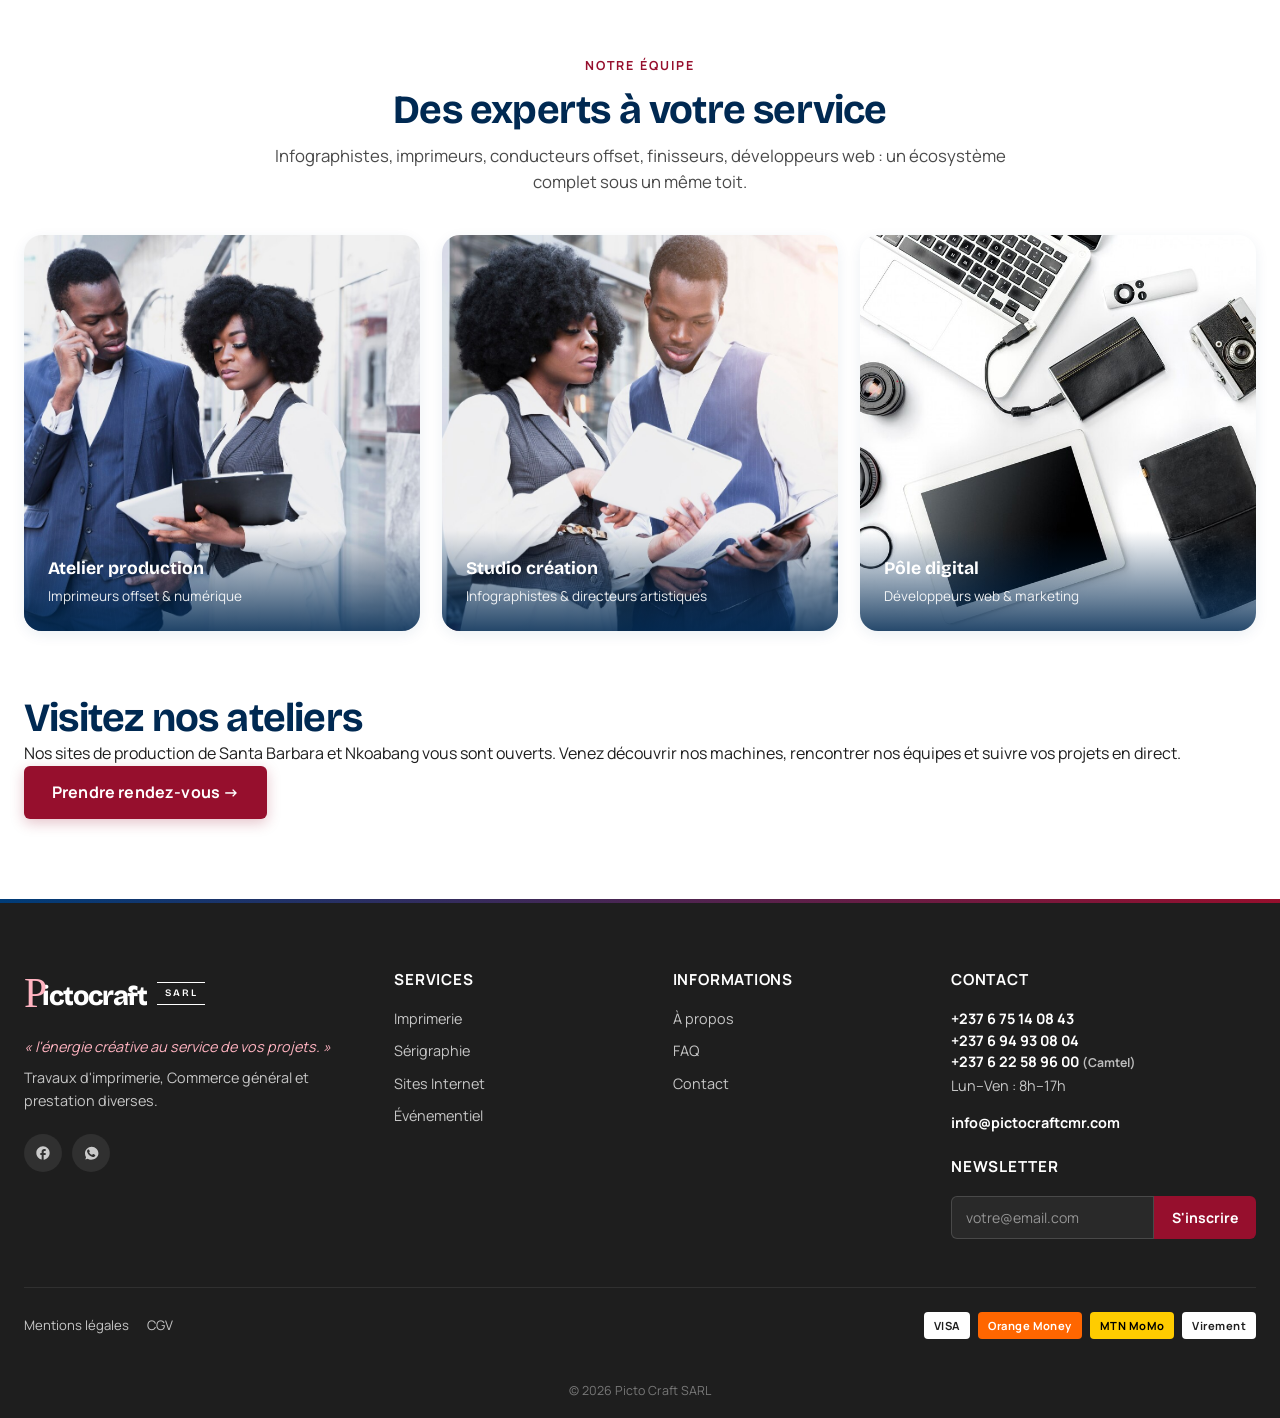
<file: a-propos.html>
<!DOCTYPE html>
<html lang="fr">
<head>
<meta charset="UTF-8">
<meta name="viewport" content="width=device-width,initial-scale=1.0">
<meta http-equiv="Cache-Control" content="no-cache, no-store, must-revalidate">
<meta http-equiv="Pragma" content="no-cache">
<meta http-equiv="Expires" content="0">
<title>Qui sommes-nous — Picto Craft</title>
<meta name="description" content="L'histoire de Picto Craft SARL : fondée en 2016 par Franky Kamgang, héritière d'un savoir-faire de 40 ans transmis par l'Imprimerie ST JOHN.">
<meta name="robots" content="index,follow">
<link rel="preconnect" href="https://fonts.googleapis.com">
<link rel="preconnect" href="https://fonts.gstatic.com" crossorigin>
<link href="https://fonts.googleapis.com/css2?family=Bricolage+Grotesque:opsz,wght@12..96,400;12..96,500;12..96,700;12..96,800&family=Manrope:wght@400;500;600;700&display=swap" rel="stylesheet">
<link rel="stylesheet" href="assets/css/style.css?v=20260708e">
</head>
<body>

<div id="pc-navbar" data-active="apropos"></div>

<!-- BANNER -->
<section class="page-banner">
  <div class="container">
    <div class="breadcrumb"><a href="index.html">Accueil</a><span class="sep">›</span>Qui sommes-nous</div>
    <h1>Picto Craft, un héritage de 40 ans</h1>
    <p class="subtitle">Une jeune imprimerie camerounaise née d'une passion familiale transmise depuis 1985. Découvrez notre histoire, notre équipe et nos engagements.</p>
  </div>
</section>

<!-- INTRO -->
<section class="reveal">
  <div class="container">
    <div class="story-grid" style="grid-template-columns:1fr 1fr;gap:64px;align-items:center">
      <div class="reveal-left">
        <span class="kicker" style="display:inline-block;color:var(--accent);font-weight:700;font-size:.78rem;letter-spacing:.15em;text-transform:uppercase;margin-bottom:14px">Notre histoire</span>
        <h2>Une passion transmise<br>de père en fils</h2>
        <p style="font-size:1.05rem;color:var(--ink-soft);margin-bottom:18px;line-height:1.7">Fondée par <strong style="color:var(--brand-dark)">Franky KAMGANG</strong> en <strong style="color:var(--brand-dark)">2016</strong> et implantée à Tsinga (face École de Police) à Yaoundé au Cameroun, l'Imprimerie PICTO CRAFT a pour ambition de bousculer les codes de l'imprimerie en s'efforçant de toujours innover.</p>
        <p style="font-size:1.05rem;color:var(--ink-soft);margin-bottom:18px;line-height:1.7">La passion d'imprimer est un héritage familial que <strong style="color:var(--brand-dark)">CHEUDJIO Saint John</strong> de l'Imprimerie ST JOHN — dont la carrière d'imprimeur a démarré en 1985 et fut récompensée par les hautes instances du pays — a transmis à son fils Franky.</p>
        <p style="font-size:1.05rem;color:var(--ink-soft);line-height:1.7">Fort de ce parrainage et de cette grande expérience, Picto Craft veille à être <strong style="color:var(--brand-dark)">techniquement à la pointe de la technologie</strong> pour garantir une qualité d'impression optimale et des délais courts.</p>
      </div>
      <div class="reveal-right">
        <div style="border-radius:var(--radius-xl);overflow:hidden;box-shadow:var(--shadow-xl);aspect-ratio:4/5">
          <img src="assets/images/gallery/team2.jpg" alt="Franky Kamgang" style="width:100%;height:100%;object-fit:cover">
        </div>
      </div>
    </div>
  </div>
</section>

<!-- TIMELINE -->
<section class="themes-section reveal">
  <div class="container">
    <div class="section-head center">
      <span class="kicker">Chronologie</span>
      <h2>40 ans d'histoire et de savoir-faire</h2>
    </div>

    <div class="timeline">
      <div class="timeline-item">
        <div class="timeline-year">1985</div>
        <h4>Naissance d'une passion</h4>
        <p>CHEUDJIO Saint John fonde l'Imprimerie ST JOHN. Une carrière d'imprimeur qui inspirera la génération suivante et sera récompensée par les hautes instances du Cameroun.</p>
      </div>
      <div class="timeline-item">
        <div class="timeline-year">2016</div>
        <h4>Création de Picto Craft</h4>
        <p>Franky KAMGANG fonde Picto Craft à Yaoundé, à Tsinga face à l'École de Police. L'ambition : moderniser l'imprimerie camerounaise tout en perpétuant un savoir-faire familial.</p>
      </div>
      <div class="timeline-item">
        <div class="timeline-year">2018</div>
        <h4>Premières ONG internationales</h4>
        <p>Picto Craft accompagne ses premiers grands comptes : IFRC, Médecins Sans Frontières, AFRIL. La qualité d'impression et le respect des délais deviennent notre signature.</p>
      </div>
      <div class="timeline-item">
        <div class="timeline-year">2020</div>
        <h4>Diversification</h4>
        <p>Ajout des services d'infographie, sérigraphie et création de sites internet. Picto Craft devient une agence de communication complète.</p>
      </div>
      <div class="timeline-item">
        <div class="timeline-year">2023</div>
        <h4>Deux sites de production</h4>
        <p>Ouverture du second site à Nkoabang en complément de Santa Barbara. Capacité doublée, délais réduits, livraisons J+1 sur Yaoundé.</p>
      </div>
      <div class="timeline-item">
        <div class="timeline-year">2026</div>
        <h4>Cap sur le digital</h4>
        <p>Lancement du configurateur en ligne et de la plateforme e-commerce. Devis instantanés, paiement Orange Money / MTN MoMo, livraison express.</p>
      </div>
    </div>
  </div>
</section>

<!-- ENGAGEMENTS -->
<section class="reveal" id="engagements">
  <div class="container">
    <div class="section-head center">
      <span class="kicker">Nos engagements</span>
      <h2>4 piliers au service de votre projet</h2>
      <p>Pour mener à bien tous vos projets d'infographie, d'impression et de conception de supports de communication, Picto Craft inscrit son inspiration, son processus de fabrication et sa relation client au cœur de 4 engagements.</p>
    </div>

    <div class="values-grid stagger">
      <div class="value-card">
        <div class="num">01</div>
        <h3>Qualité & Savoir-faire</h3>
        <p>Dès la réception de votre cahier de charges jusqu'au roulage des produits finaux, chaque étape de fabrication est réalisée sur nos sites de production de Santa Barbara et de Nkoabang. Nos équipes spécialisées garantissent un suivi technique pointu, conforme aux normes les plus exigeantes.</p>
      </div>
      <div class="value-card">
        <div class="num">02</div>
        <h3>Proximité & Performance</h3>
        <p>Implantée au cœur de Yaoundé, Picto Craft travaille au plus proche de vous. Nos usines de fabrication vous sont ouvertes pour le suivi de vos projets. Nous créons les conditions idéales pour garantir la bonne exécution de votre commande dans les meilleurs délais.</p>
      </div>
      <div class="value-card">
        <div class="num">03</div>
        <h3>Accompagnement</h3>
        <p>Vous bénéficiez de l'expertise de tous nos opérateurs à travers un accompagnement personnalisé : écoute du projet, conseil sur la faisabilité technique, coordination des services de production et garantie de votre entière satisfaction tout au long du processus.</p>
      </div>
      <div class="value-card">
        <div class="num">04</div>
        <h3>Innovation</h3>
        <p>Picto Craft veille à être techniquement à la pointe de la technologie : machines offset et numériques de dernière génération, encres végétales, papiers FSC, configurateur en ligne, paiement mobile. La modernité au service d'un héritage de 40 ans.</p>
      </div>
    </div>
  </div>
</section>

<!-- STATS -->
<section class="stats-section reveal">
  <div class="container">
    <div class="stats-grid">
      <div>
        <div class="stat-num"><span data-counter="40">0</span><span class="unit">+</span></div>
        <div class="stat-label"><strong>ANNÉES</strong> D'HÉRITAGE</div>
      </div>
      <div>
        <div class="stat-num"><span data-counter="500">0</span><span class="unit">+</span></div>
        <div class="stat-label"><strong>CLIENTS</strong> SATISFAITS</div>
      </div>
      <div>
        <div class="stat-num"><span data-counter="2">0</span></div>
        <div class="stat-label"><strong>SITES</strong> DE PRODUCTION</div>
      </div>
    </div>
  </div>
</section>

<!-- ÉQUIPE / GALERIE -->
<section class="reveal">
  <div class="container">
    <div class="section-head center">
      <span class="kicker">Notre équipe</span>
      <h2>Des experts à votre service</h2>
      <p>Infographistes, imprimeurs, conducteurs offset, finisseurs, développeurs web : un écosystème complet sous un même toit.</p>
    </div>

    <div class="products-grid stagger" style="grid-template-columns:repeat(3,1fr)">
      <div style="border-radius:var(--radius-lg);overflow:hidden;aspect-ratio:1;position:relative;box-shadow:var(--shadow)">
        <img src="assets/images/gallery/team1.jpg" alt="Équipe atelier" style="width:100%;height:100%;object-fit:cover">
        <div style="position:absolute;bottom:0;left:0;right:0;background:linear-gradient(180deg,transparent,rgba(0,41,82,.85));padding:24px;color:#fff">
          <strong style="font-family:var(--font-display);font-size:1.1rem">Atelier production</strong>
          <p style="font-size:.85rem;opacity:.9;margin-top:4px">Imprimeurs offset & numérique</p>
        </div>
      </div>
      <div style="border-radius:var(--radius-lg);overflow:hidden;aspect-ratio:1;position:relative;box-shadow:var(--shadow)">
        <img src="assets/images/gallery/team3.jpg" alt="Studio création" style="width:100%;height:100%;object-fit:cover">
        <div style="position:absolute;bottom:0;left:0;right:0;background:linear-gradient(180deg,transparent,rgba(0,41,82,.85));padding:24px;color:#fff">
          <strong style="font-family:var(--font-display);font-size:1.1rem">Studio création</strong>
          <p style="font-size:.85rem;opacity:.9;margin-top:4px">Infographistes & directeurs artistiques</p>
        </div>
      </div>
      <div style="border-radius:var(--radius-lg);overflow:hidden;aspect-ratio:1;position:relative;box-shadow:var(--shadow)">
        <img src="assets/images/gallery/workspace.jpg" alt="Équipe web" style="width:100%;height:100%;object-fit:cover">
        <div style="position:absolute;bottom:0;left:0;right:0;background:linear-gradient(180deg,transparent,rgba(0,41,82,.85));padding:24px;color:#fff">
          <strong style="font-family:var(--font-display);font-size:1.1rem">Pôle digital</strong>
          <p style="font-size:.85rem;opacity:.9;margin-top:4px">Développeurs web & marketing</p>
        </div>
      </div>
    </div>

    <div class="cta-banner reveal-scale" style="margin-top:64px">
      <h2>Visitez nos ateliers</h2>
      <p>Nos sites de production de Santa Barbara et Nkoabang vous sont ouverts. Venez découvrir nos machines, rencontrer nos équipes et suivre vos projets en direct.</p>
      <a href="contact.html" class="btn-primary btn-large">Prendre rendez-vous →</a>
    </div>
  </div>
</section>

<!-- FOOTER -->
<footer>
  <div class="container">
    <div class="footer-grid">
      <div class="footer-brand">
        <a href="index.html" class="logo"><span class="p" style="color:#FFB3C0">P</span><span class="name">ictocraft</span><span class="sarl">SARL</span></a>
        <p style="font-style:italic;color:#FFB3C0;margin-bottom:8px">« l'énergie créative au service de vos projets. »</p><p>Travaux d'imprimerie, Commerce général et prestation diverses.</p>
        <div class="socials">
          <a href="#" aria-label="Facebook"><svg width="16" height="16" viewBox="0 0 24 24" fill="currentColor"><path d="M22 12c0-5.52-4.48-10-10-10S2 6.48 2 12c0 4.84 3.44 8.87 8 9.8V15H8v-3h2V9.5C10 7.57 11.57 6 13.5 6H16v3h-2c-.55 0-1 .45-1 1v2h3v3h-3v6.95c5.05-.5 9-4.76 9-9.95z"/></svg></a>
          <a href="https://wa.me/237675140843" data-bind-whatsapp aria-label="WhatsApp"><svg width="16" height="16" viewBox="0 0 24 24" fill="currentColor"><path d="M17.5 14.4c-.3-.1-1.7-.8-2-.9-.3-.1-.5-.1-.7.1-.2.3-.7.9-.9 1.1-.2.2-.3.2-.6.1-1.7-.8-2.9-1.5-4-3.5-.3-.5.3-.5.8-1.5.1-.2 0-.3 0-.5s-.7-1.6-.9-2.2c-.2-.6-.5-.5-.7-.5h-.6c-.2 0-.5.1-.8.4-.3.3-1 1-1 2.5 0 1.5 1.1 2.9 1.2 3.1.1.2 2.1 3.3 5.2 4.6 2 .8 2.7.9 3.7.8.6-.1 1.8-.7 2-1.4.2-.7.2-1.3.2-1.4-.1-.1-.3-.2-.6-.3zm-5.5 7.6c-1.8 0-3.5-.5-5-1.4l-3.5 1.1 1.1-3.4c-1-1.6-1.6-3.5-1.6-5.5 0-5.6 4.5-10.1 10-10.1 5.6 0 10.1 4.5 10.1 10.1S17.5 22 12 22z"/></svg></a>
        </div>
      </div>
      <div><h4>Services</h4><ul>
        <li><a href="produits.html#imprimerie">Imprimerie</a></li>
        <li><a href="produits.html#textile">Sérigraphie</a></li>
        <li><a href="produits.html#sites">Sites Internet</a></li>
        <li><a href="produits.html#evenementiel">Événementiel</a></li>
      </ul></div>
      <div><h4>Informations</h4><ul>
        <li><a href="a-propos.html">À propos</a></li>
        <li><a href="faq.html">FAQ</a></li>
        <li><a href="contact.html">Contact</a></li>
      </ul></div>
      <div class="footer-contact">
        <h4>Contact</h4>
        <div class="contact-block"><strong>+237 6 75 14 08 43<br>+237 6 94 93 08 04<br>+237 6 22 58 96 00 <span style="opacity:.7;font-size:.85em">(Camtel)</span></strong>Lun–Ven : 8h–17h</div>
        <div class="contact-block"><strong>info@pictocraftcmr.com</strong></div>
        <h4 style="margin-top:24px">Newsletter</h4>
        <form class="newsletter-form"><input type="email" placeholder="votre@email.com" required><button>S'inscrire</button></form>
      </div>
    </div>
    <div class="footer-bottom">
      <div class="legal"><a href="#">Mentions légales</a><a href="#">CGV</a></div>
      <div class="payments"><span>VISA</span><span class="om">Orange Money</span><span class="mtn">MTN MoMo</span><span>Virement</span></div>
    </div>
    <div style="text-align:center;padding:18px 0;font-size:.78rem;color:rgba(255,255,255,.4)">© 2026 Picto Craft SARL</div>
  </div>
</footer>

<script src="assets/js/navbar.js?v=20260708e"></script>
<script src="assets/js/config.js?v=20260708e"></script>
<script src="assets/js/binder.js?v=20260708e"></script>
<script src="assets/js/main.js?v=20260708e"></script>
</body>
</html>
</file>
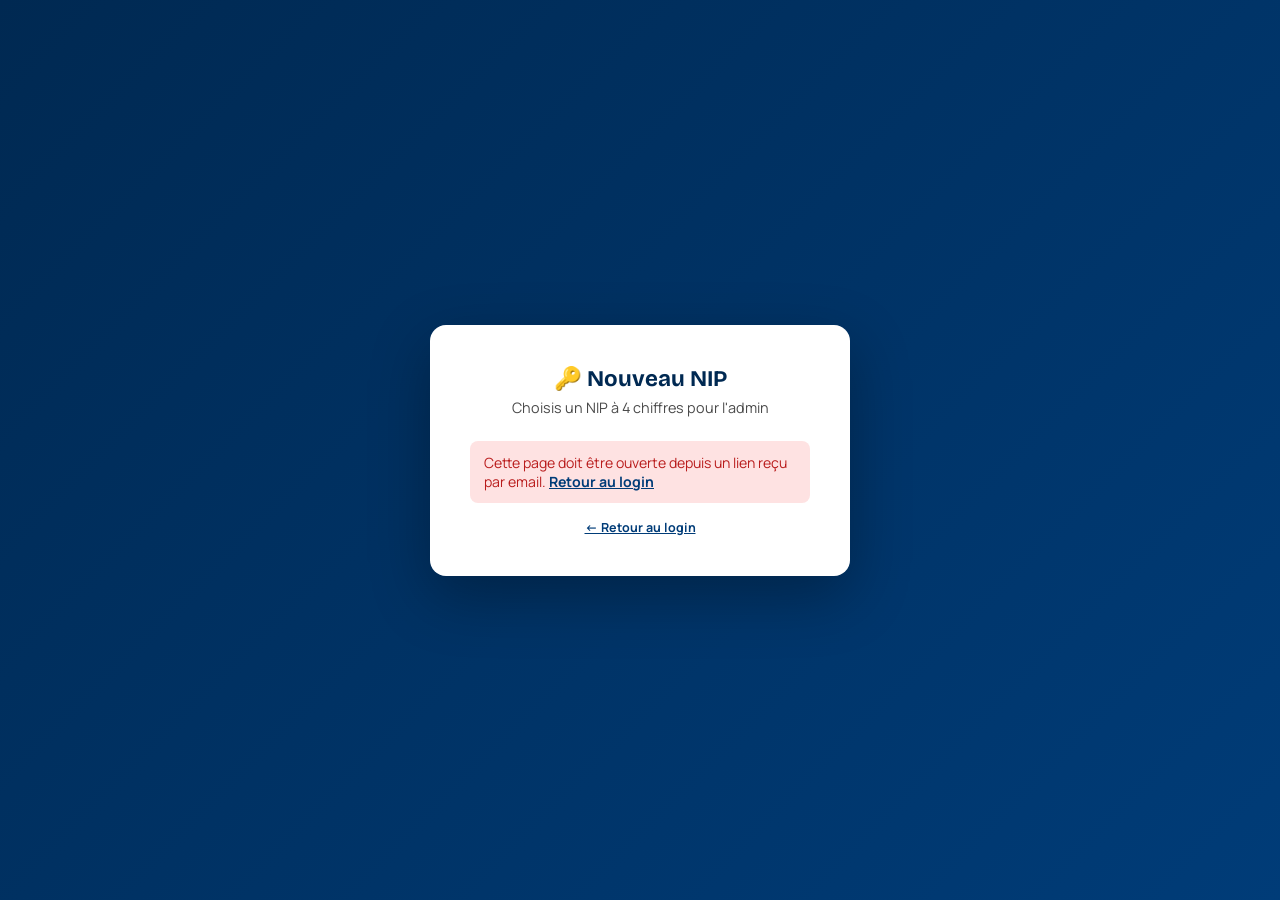
<file: admin-reset.html>
<!DOCTYPE html>
<html lang="fr">
<head>
<meta charset="UTF-8">
<meta name="viewport" content="width=device-width,initial-scale=1.0">
<title>Nouveau NIP — Admin Pictocraft</title>
<meta name="robots" content="noindex,nofollow">
<link rel="preconnect" href="https://fonts.googleapis.com">
<link href="https://fonts.googleapis.com/css2?family=Bricolage+Grotesque:wght@700;800&family=Manrope:wght@500;600;700&display=swap" rel="stylesheet">
<style>
:root{--brand:#003C78;--brand-dark:#002952;--accent:#960F2D;--accent-dark:#6B0A21;--ink-soft:#4A4A4A;--gray-200:#E5E5E9;--success:#2E7D5F}
*{box-sizing:border-box;margin:0;padding:0}
body{font-family:'Manrope',system-ui,sans-serif;background:linear-gradient(135deg,var(--brand-dark) 0%,var(--brand) 100%);min-height:100vh;display:flex;align-items:center;justify-content:center;padding:20px}
.card{background:#fff;border-radius:16px;padding:40px;max-width:420px;width:100%;box-shadow:0 20px 60px rgba(0,0,0,.3)}
h1{font-family:'Bricolage Grotesque';color:var(--brand-dark);text-align:center;font-size:1.4rem;margin-bottom:6px}
.subtitle{text-align:center;color:var(--ink-soft);font-size:.9rem;margin-bottom:24px}
label{display:block;font-size:.78rem;font-weight:700;color:var(--brand-dark);text-transform:uppercase;letter-spacing:.1em;margin-bottom:6px;text-align:center}
input{width:100%;padding:16px 14px;border:1.5px solid var(--gray-200);border-radius:8px;font-family:inherit;font-size:2rem;letter-spacing:.6em;font-weight:800;text-align:center;background:#fff}
input:focus{outline:none;border-color:var(--brand);box-shadow:0 0 0 3px rgba(0,60,120,.12)}
button{width:100%;padding:14px;background:var(--accent);color:#fff;border:none;border-radius:8px;font-weight:700;cursor:pointer;font-family:inherit;font-size:.95rem;margin-top:14px}
button:hover{background:var(--accent-dark)}
button:disabled{opacity:.6;cursor:wait}
.msg{padding:12px 14px;border-radius:8px;margin-bottom:14px;font-size:.88rem}
.msg-error{background:#FEE2E2;color:#B91C1C}
.msg-success{background:#D1FAE5;color:#065F46}
.hint{margin-top:16px;font-size:.78rem;color:var(--ink-soft);text-align:center}
a{color:var(--brand);font-weight:700}
</style>
</head>
<body>
<div class="card">
  <h1>🔑 Nouveau NIP</h1>
  <p class="subtitle">Choisis un NIP à 4 chiffres pour l'admin</p>
  <div id="msg" class="msg" style="display:none"></div>
  <form id="reset-form" onsubmit="return false">
    <div style="margin-bottom:14px">
      <label>Nouveau NIP (4 chiffres)</label>
      <input type="password" id="new-pin" required maxlength="4" pattern="[0-9]{4}" inputmode="numeric" autofocus placeholder="••••" autocomplete="off">
    </div>
    <div style="margin-bottom:14px">
      <label>Confirmer</label>
      <input type="password" id="confirm-pin" required maxlength="4" pattern="[0-9]{4}" inputmode="numeric" placeholder="••••" autocomplete="off">
    </div>
    <button type="submit">Enregistrer mon NIP →</button>
  </form>
  <p class="hint">
    <a href="admin-pro.html">← Retour au login</a>
  </p>
</div>

<script>
const SUPABASE_URL = 'https://dfdmasejsoibxrvubegu.supabase.co';
const SUPABASE_KEY = 'sb_publishable_FUNJl2eCG1rDiEZOUJsQdA_GQIl2YZM';

function showMsg(text, type){
  const m = document.getElementById('msg');
  m.style.display = 'block';
  m.className = 'msg msg-' + (type || 'error');
  m.innerHTML = text;
}

// Récupère les tokens depuis l'URL (hash après clic sur email Supabase)
function getHashParams(){
  const h = window.location.hash.substring(1);
  const params = {};
  h.split('&').forEach(p => { const [k,v] = p.split('='); params[k] = decodeURIComponent(v||''); });
  return params;
}

document.getElementById('reset-form').addEventListener('submit', async (e) => {
  e.preventDefault();
  const pin1 = document.getElementById('new-pin').value.trim();
  const pin2 = document.getElementById('confirm-pin').value.trim();
  if (!/^[0-9]{4}$/.test(pin1)) { showMsg('Le NIP doit avoir exactement 4 chiffres.'); return; }
  if (pin1 !== pin2) { showMsg('Les 2 NIP ne correspondent pas.'); return; }

  const hash = getHashParams();
  const token = hash.access_token;
  if (!token) {
    showMsg("Lien de reset invalide ou expiré. Retour au login et redemande un email.");
    return;
  }

  const btn = document.querySelector('button[type=submit]');
  btn.disabled = true; btn.textContent = '⏳ Enregistrement…';

  try {
    // Supabase attend password >= 6 chars → on préfixe "picto"
    const newPassword = 'picto' + pin1;
    const r = await fetch(`${SUPABASE_URL}/auth/v1/user`, {
      method: 'PUT',
      headers: {
        'Content-Type':'application/json',
        'apikey': SUPABASE_KEY,
        'Authorization': 'Bearer ' + token
      },
      body: JSON.stringify({ password: newPassword })
    });
    if (!r.ok) {
      const err = await r.text();
      throw new Error(err.slice(0,200));
    }
    showMsg('✅ NIP enregistré. Redirection vers le login…', 'success');
    setTimeout(() => { window.location = 'admin-pro.html'; }, 2000);
  } catch(err) {
    showMsg('Erreur : ' + err.message);
    btn.disabled = false; btn.textContent = 'Enregistrer mon NIP →';
  }
});

// Vérifier qu'on a bien un token à l'arrivée
if (!getHashParams().access_token) {
  showMsg('Cette page doit être ouverte depuis un lien reçu par email. <a href="admin-pro.html">Retour au login</a>');
  document.getElementById('reset-form').style.display = 'none';
}
</script>
</body>
</html>
</file>
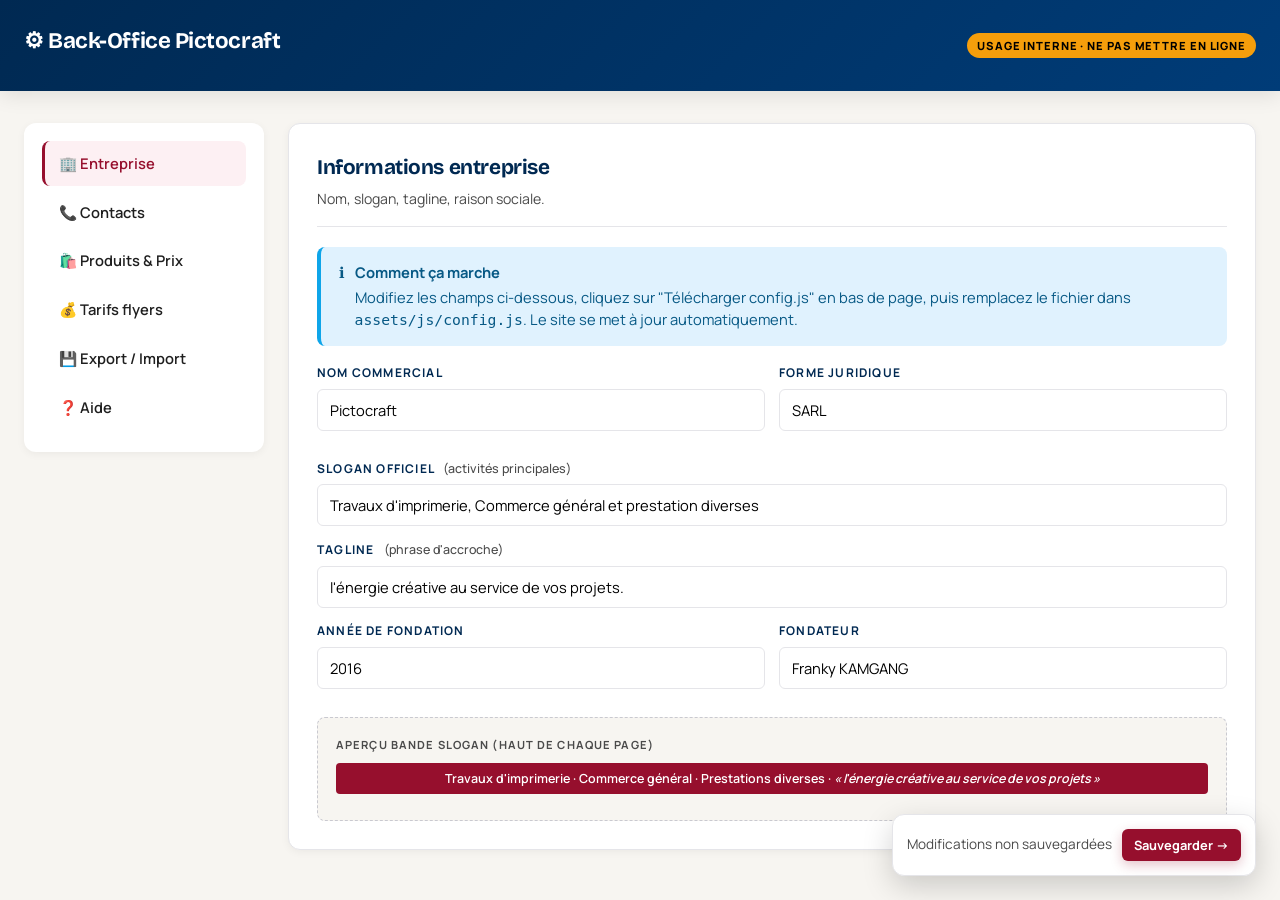
<file: admin.html>
<!DOCTYPE html>
<html lang="fr">
<head>
<meta charset="UTF-8">
<meta name="viewport" content="width=device-width,initial-scale=1.0">
<title>Back-Office — Pictocraft (ne pas mettre en ligne)</title>
<link rel="preconnect" href="https://fonts.googleapis.com">
<link rel="preconnect" href="https://fonts.gstatic.com" crossorigin>
<link href="https://fonts.googleapis.com/css2?family=Bricolage+Grotesque:opsz,wght@12..96,400;12..96,500;12..96,700;12..96,800&family=Manrope:wght@400;500;600;700&display=swap" rel="stylesheet">
<style>
:root{
  --brand:#003C78;--brand-dark:#002952;--brand-light:#1A5A9A;
  --accent:#960F2D;--accent-dark:#6B0A21;
  --ink:#1E1E1E;--ink-soft:#4A4A4A;
  --bg:#F7F5F1;--paper:#FFFFFF;
  --gray-100:#F2F2F4;--gray-200:#E5E5E9;--gray-300:#C9C9D0;
  --success:#2E7D5F;--warning:#F59E0B;
}
*{box-sizing:border-box;margin:0;padding:0}
body{font-family:'Manrope',system-ui,sans-serif;background:var(--bg);color:var(--ink);line-height:1.55}
h1,h2,h3{font-family:'Bricolage Grotesque',sans-serif;letter-spacing:-.02em;color:var(--brand-dark)}
h1{font-size:1.8rem;margin-bottom:8px}
h2{font-size:1.3rem;margin-bottom:6px}
h3{font-size:1.05rem;margin-bottom:4px}

/* HEADER */
.admin-header{
  background:linear-gradient(135deg,var(--brand-dark) 0%,var(--brand) 100%);
  color:#fff;padding:24px 0;position:sticky;top:0;z-index:20;
  box-shadow:0 4px 20px rgba(0,0,0,.1);
}
.admin-header .container{max-width:1280px;margin:0 auto;padding:0 24px;display:flex;align-items:center;gap:24px}
.admin-header h1{color:#fff;font-size:1.4rem;flex:1}
.admin-header .badge{
  background:var(--warning);color:#000;font-size:.7rem;font-weight:800;
  padding:4px 10px;border-radius:99px;text-transform:uppercase;letter-spacing:.08em;
}

/* LAYOUT */
.admin-layout{max-width:1280px;margin:32px auto;padding:0 24px;display:grid;grid-template-columns:240px 1fr;gap:24px}
@media(max-width:880px){.admin-layout{grid-template-columns:1fr}}

.sidebar{
  background:#fff;border-radius:12px;padding:18px;box-shadow:0 2px 8px rgba(0,0,0,.05);
  position:sticky;top:100px;align-self:start;
}
.sidebar nav a{
  display:block;padding:11px 14px;border-radius:8px;margin-bottom:4px;
  text-decoration:none;color:var(--ink);font-weight:600;font-size:.92rem;
  transition:all .2s;border-left:3px solid transparent;
}
.sidebar nav a:hover{background:var(--gray-100);color:var(--brand)}
.sidebar nav a.active{background:#FDF0F3;color:var(--accent);border-left-color:var(--accent)}

/* MAIN */
.main{display:flex;flex-direction:column;gap:24px}
.card{
  background:#fff;border-radius:12px;padding:28px;box-shadow:0 2px 8px rgba(0,0,0,.05);
  border:1px solid var(--gray-200);
}
.card-head{
  display:flex;justify-content:space-between;align-items:flex-start;gap:16px;margin-bottom:20px;flex-wrap:wrap;
  border-bottom:1px solid var(--gray-200);padding-bottom:16px;
}
.card-head h2{margin:0}
.card-head .subtitle{font-size:.88rem;color:var(--ink-soft);margin-top:4px}

/* FIELDS */
.form-row{display:grid;grid-template-columns:1fr 1fr;gap:14px;margin-bottom:14px}
.form-row.col-3{grid-template-columns:1fr 1fr 1fr}
.form-row.col-4{grid-template-columns:1fr 1fr 1fr 1fr}
@media(max-width:680px){.form-row, .form-row.col-3, .form-row.col-4{grid-template-columns:1fr}}
.field{margin-bottom:14px}
.field label{
  display:block;font-size:.75rem;font-weight:700;color:var(--brand-dark);
  text-transform:uppercase;letter-spacing:.1em;margin-bottom:6px;
}
.field label .hint{font-weight:500;color:var(--ink-soft);text-transform:none;letter-spacing:0;font-size:.78rem;margin-left:6px}
.field input, .field select, .field textarea{
  width:100%;padding:10px 12px;border:1.5px solid var(--gray-200);border-radius:6px;
  font-family:inherit;font-size:.92rem;background:#fff;transition:border-color .2s,box-shadow .2s;
}
.field input:focus, .field select:focus, .field textarea:focus{
  outline:none;border-color:var(--brand);box-shadow:0 0 0 3px rgba(0,60,120,.12);
}
.field textarea{resize:vertical;min-height:80px;font-family:inherit}

/* BUTTONS */
.btn{
  display:inline-flex;align-items:center;gap:8px;
  padding:11px 20px;border-radius:6px;font-weight:700;font-size:.9rem;
  border:none;cursor:pointer;transition:all .2s;font-family:inherit;
}
.btn-primary{background:var(--accent);color:#fff;box-shadow:0 4px 12px rgba(150,15,45,.25)}
.btn-primary:hover{background:var(--accent-dark);transform:translateY(-1px);box-shadow:0 6px 16px rgba(150,15,45,.35)}
.btn-secondary{background:var(--brand);color:#fff}
.btn-secondary:hover{background:var(--brand-dark);transform:translateY(-1px)}
.btn-ghost{background:transparent;color:var(--brand);border:1.5px solid var(--gray-200)}
.btn-ghost:hover{border-color:var(--brand);background:var(--gray-100)}
.btn-danger{background:#FEE2E2;color:#B91C1C;border:1.5px solid #FCA5A5}
.btn-danger:hover{background:#FCA5A5;color:#fff}
.btn-sm{padding:7px 12px;font-size:.8rem}

/* PRODUITS */
.product-row{
  display:grid;grid-template-columns:80px 1fr 1fr 100px 100px 80px;
  gap:12px;align-items:center;padding:14px;
  background:var(--gray-100);border-radius:8px;margin-bottom:10px;
}
@media(max-width:880px){.product-row{grid-template-columns:1fr;padding:18px}}
.product-row .thumb{aspect-ratio:1;background:#fff;border-radius:6px;border:1px solid var(--gray-200);overflow:hidden}
.product-row .thumb img{width:100%;height:100%;object-fit:cover}
.product-row input, .product-row select{font-size:.85rem;padding:8px 10px}
.product-row .actions{display:flex;gap:6px;justify-content:flex-end}

/* TARIFS GRID */
.tarif-table{display:grid;grid-template-columns:2fr 1fr 1fr;gap:10px;margin-bottom:18px}
.tarif-table.head{font-weight:700;color:var(--brand-dark);font-size:.85rem;text-transform:uppercase;letter-spacing:.08em;padding-bottom:8px;border-bottom:2px solid var(--gray-200)}

/* ALERT */
.alert{padding:14px 18px;border-radius:8px;margin-bottom:18px;font-size:.92rem;display:flex;gap:10px;align-items:flex-start}
.alert-info{background:#E0F2FE;color:#075985;border-left:4px solid #0EA5E9}
.alert-warn{background:#FEF3C7;color:#92400E;border-left:4px solid var(--warning)}
.alert-success{background:#D1FAE5;color:#065F46;border-left:4px solid var(--success)}
.alert b{display:block;margin-bottom:2px}

/* SECTIONS */
.section{display:none}
.section.active{display:block;animation:fadeIn .3s}
@keyframes fadeIn{from{opacity:0;transform:translateY(8px)}to{opacity:1;transform:translateY(0)}}

/* PREVIEW BOX */
.preview{
  background:var(--bg);border:1.5px dashed var(--gray-300);border-radius:8px;
  padding:18px;margin-top:14px;font-family:'Manrope',sans-serif;
}
.preview-title{font-size:.7rem;text-transform:uppercase;letter-spacing:.1em;color:var(--ink-soft);font-weight:700;margin-bottom:10px}
.preview-bar{
  background:var(--accent);color:#fff;text-align:center;padding:6px 16px;font-size:.78rem;font-weight:600;border-radius:4px;margin-bottom:8px;
}

/* TARIF GROUPS */
.tarif-group{background:var(--gray-100);border-radius:8px;padding:18px;margin-bottom:14px}
.tarif-group h3{margin-bottom:12px;color:var(--brand)}

/* FLOATING SAVE */
.floating-save{
  position:fixed;bottom:24px;right:24px;z-index:30;
  background:#fff;border-radius:12px;padding:14px;box-shadow:0 10px 30px rgba(0,0,0,.18);
  display:flex;gap:10px;align-items:center;border:1px solid var(--gray-200);
}
.floating-save .status{font-size:.85rem;color:var(--ink-soft)}

</style>
</head>
<body>

<header class="admin-header">
  <div class="container">
    <h1>⚙ Back-Office Pictocraft</h1>
    <span class="badge">Usage interne · Ne pas mettre en ligne</span>
  </div>
</header>

<div class="admin-layout">

  <aside class="sidebar">
    <nav>
      <a href="#entreprise" class="active" data-tab="entreprise">🏢 Entreprise</a>
      <a href="#contact" data-tab="contact">📞 Contacts</a>
      <a href="#produits" data-tab="produits">🛍️ Produits & Prix</a>
      <a href="#tarifs" data-tab="tarifs">💰 Tarifs flyers</a>
      <a href="#export" data-tab="export">💾 Export / Import</a>
      <a href="#aide" data-tab="aide">❓ Aide</a>
    </nav>
  </aside>

  <main class="main">

    <!-- SECTION ENTREPRISE -->
    <section class="section active" id="section-entreprise">
      <div class="card">
        <div class="card-head">
          <div>
            <h2>Informations entreprise</h2>
            <p class="subtitle">Nom, slogan, tagline, raison sociale.</p>
          </div>
        </div>

        <div class="alert alert-info">
          <span>ℹ️</span>
          <div><b>Comment ça marche</b>Modifiez les champs ci-dessous, cliquez sur "Télécharger config.js" en bas de page, puis remplacez le fichier dans <code>assets/js/config.js</code>. Le site se met à jour automatiquement.</div>
        </div>

        <div class="form-row">
          <div class="field">
            <label>Nom commercial</label>
            <input type="text" id="nom" value="Pictocraft">
          </div>
          <div class="field">
            <label>Forme juridique</label>
            <input type="text" id="forme" value="SARL">
          </div>
        </div>

        <div class="field">
          <label>Slogan officiel <span class="hint">(activités principales)</span></label>
          <input type="text" id="slogan" value="Travaux d'imprimerie, Commerce général et prestation diverses">
        </div>

        <div class="field">
          <label>Tagline <span class="hint">(phrase d'accroche)</span></label>
          <input type="text" id="tagline" value="l'énergie créative au service de vos projets.">
        </div>

        <div class="form-row">
          <div class="field">
            <label>Année de fondation</label>
            <input type="number" id="annee" value="2016">
          </div>
          <div class="field">
            <label>Fondateur</label>
            <input type="text" id="fondateur" value="Franky KAMGANG">
          </div>
        </div>

        <div class="preview">
          <div class="preview-title">Aperçu bande slogan (haut de chaque page)</div>
          <div class="preview-bar" id="preview-slogan">Travaux d'imprimerie · Commerce général · Prestations diverses · <em>« l'énergie créative au service de vos projets »</em></div>
        </div>
      </div>
    </section>

    <!-- SECTION CONTACT -->
    <section class="section" id="section-contact">
      <div class="card">
        <div class="card-head">
          <div>
            <h2>Contacts & adresse</h2>
            <p class="subtitle">Téléphones, emails, adresse, horaires.</p>
          </div>
        </div>

        <div class="form-row">
          <div class="field">
            <label>Téléphone principal</label>
            <input type="tel" id="tel1" value="+237 6 75 14 08 43">
          </div>
          <div class="field">
            <label>Téléphone secondaire</label>
            <input type="tel" id="tel2" value="+237 6 94 93 08 04">
          </div>
        </div>

        <div class="form-row">
          <div class="field">
            <label>Email principal</label>
            <input type="email" id="email1" value="info@pictocraftcmr.com">
          </div>
          <div class="field">
            <label>Email secondaire</label>
            <input type="email" id="email2" value="pictocraft@outlook.fr">
          </div>
        </div>

        <div class="form-row">
          <div class="field">
            <label>Site web</label>
            <input type="url" id="site" value="https://www.pictocraftcmr.com">
          </div>
          <div class="field">
            <label>WhatsApp</label>
            <input type="text" id="whatsapp" value="237675140843" placeholder="indicatif + numéro sans espaces">
          </div>
        </div>

        <h3 style="margin:24px 0 12px">Adresses</h3>

        <div class="form-row">
          <div class="field">
            <label>Adresse principale (siège)</label>
            <input type="text" id="adresse1" value="Tsinga, face à l'École de Police">
          </div>
          <div class="field">
            <label>Ville · Pays</label>
            <input type="text" id="ville" value="Yaoundé, Cameroun">
          </div>
        </div>

        <div class="form-row">
          <div class="field">
            <label>Site de production 1</label>
            <input type="text" id="prod1" value="Quartier Santa Barbara">
          </div>
          <div class="field">
            <label>Site de production 2</label>
            <input type="text" id="prod2" value="Quartier Nkoabang">
          </div>
        </div>

        <h3 style="margin:24px 0 12px">Horaires</h3>
        <div class="form-row col-3">
          <div class="field">
            <label>Lun-Ven</label>
            <input type="text" id="horaires_lv" value="8h – 17h">
          </div>
          <div class="field">
            <label>Samedi</label>
            <input type="text" id="horaires_s" value="9h – 13h">
          </div>
          <div class="field">
            <label>Dimanche</label>
            <input type="text" id="horaires_d" value="Fermé">
          </div>
        </div>

        <h3 style="margin:24px 0 12px">Réseaux sociaux</h3>
        <div class="form-row">
          <div class="field"><label>Facebook</label><input type="url" id="fb" value="" placeholder="https://facebook.com/votrepage"></div>
          <div class="field"><label>Instagram</label><input type="url" id="ig" value="" placeholder="https://instagram.com/votrecompte"></div>
        </div>
        <div class="form-row">
          <div class="field"><label>LinkedIn</label><input type="url" id="li" value="" placeholder="https://linkedin.com/company/..."></div>
          <div class="field"><label>YouTube</label><input type="url" id="yt" value="" placeholder="https://youtube.com/@..."></div>
        </div>
      </div>
    </section>

    <!-- SECTION PRODUITS -->
    <section class="section" id="section-produits">
      <div class="card">
        <div class="card-head">
          <div>
            <h2>Produits & prix de départ</h2>
            <p class="subtitle">Cartes produits affichées sur la page d'accueil et le catalogue.</p>
          </div>
          <button class="btn btn-primary btn-sm" onclick="addProduit()">+ Ajouter un produit</button>
        </div>

        <div class="alert alert-warn">
          <span>⚠️</span>
          <div><b>Astuce images</b>Pour changer l'image d'un produit, glissez-déposez votre nouvelle photo dans le dossier <code>assets/images/products/</code> en gardant le même nom de fichier (ex: <code>flyers.jpg</code>). Pas besoin de toucher au code.</div>
        </div>

        <div id="produits-list">
          <!-- généré par JS -->
        </div>
      </div>
    </section>

    <!-- SECTION TARIFS -->
    <section class="section" id="section-tarifs">
      <div class="card">
        <div class="card-head">
          <div>
            <h2>Tarifs configurateur flyers</h2>
            <p class="subtitle">Grille tarifaire utilisée par le configurateur (page produit-flyers.html).</p>
          </div>
        </div>

        <div class="alert alert-info">
          <span>ℹ️</span>
          <div>Tous les prix sont en <b>FCFA HT</b>. Le configurateur calcule : <code>prix unitaire × multiplicateurs (papier × impression × finitions) × (1 - remise volume) × quantité + frais livraison</code>.</div>
        </div>

        <div class="tarif-group">
          <h3>Prix de base par format (FCFA / exemplaire, papier standard, recto)</h3>
          <div class="form-row col-4">
            <div class="field"><label>A6 (105×148mm)</label><input type="number" id="prix_A6" value="50"></div>
            <div class="field"><label>A5 (148×210mm)</label><input type="number" id="prix_A5" value="75"></div>
            <div class="field"><label>A4 (210×297mm)</label><input type="number" id="prix_A4" value="120"></div>
            <div class="field"><label>A3 (297×420mm)</label><input type="number" id="prix_A3" value="240"></div>
          </div>
        </div>

        <div class="tarif-group">
          <h3>Multiplicateurs papier</h3>
          <div class="form-row col-4">
            <div class="field"><label>Standard 135g</label><input type="number" step="0.05" id="mult_std" value="1.0"></div>
            <div class="field"><label>Mat 170g</label><input type="number" step="0.05" id="mult_mat" value="1.18"></div>
            <div class="field"><label>Luxe 300g</label><input type="number" step="0.05" id="mult_lux" value="1.45"></div>
            <div class="field"><label>Recyclé 250g</label><input type="number" step="0.05" id="mult_recy" value="1.22"></div>
          </div>
        </div>

        <div class="tarif-group">
          <h3>Multiplicateur impression & finitions</h3>
          <div class="form-row col-3">
            <div class="field"><label>Recto/Verso (× mult.)</label><input type="number" step="0.05" id="mult_rv" value="1.55"></div>
            <div class="field"><label>Pelliculage (+ %)</label><input type="number" step="0.01" id="mult_pelli" value="0.18"></div>
            <div class="field"><label>Vernis sélectif (+ %)</label><input type="number" step="0.01" id="mult_vernis" value="0.25"></div>
          </div>
          <div class="form-row col-3">
            <div class="field"><label>Coins arrondis (+ %)</label><input type="number" step="0.01" id="mult_arrondi" value="0.12"></div>
            <div class="field"><label></label><span></span></div>
            <div class="field"><label></label><span></span></div>
          </div>
        </div>

        <div class="tarif-group">
          <h3>Remises volume (%)</h3>
          <div class="form-row col-4">
            <div class="field"><label>≥ 250 ex.</label><input type="number" step="0.01" id="disc_250" value="0.12"></div>
            <div class="field"><label>≥ 500 ex.</label><input type="number" step="0.01" id="disc_500" value="0.22"></div>
            <div class="field"><label>≥ 1 000 ex.</label><input type="number" step="0.01" id="disc_1000" value="0.34"></div>
            <div class="field"><label>≥ 2 500 ex.</label><input type="number" step="0.01" id="disc_2500" value="0.46"></div>
          </div>
          <div class="form-row col-4">
            <div class="field"><label>≥ 5 000 ex.</label><input type="number" step="0.01" id="disc_5000" value="0.55"></div>
            <div class="field"><label>≥ 10 000 ex.</label><input type="number" step="0.01" id="disc_10000" value="0.64"></div>
            <div class="field"><label></label><span></span></div>
            <div class="field"><label></label><span></span></div>
          </div>
        </div>

        <div class="tarif-group">
          <h3>Frais de livraison (FCFA)</h3>
          <div class="form-row col-3">
            <div class="field"><label>Standard 3-5j</label><input type="number" id="liv_std" value="0"></div>
            <div class="field"><label>Express 24-48h</label><input type="number" id="liv_exp" value="5000"></div>
            <div class="field"><label>Urgent jour-même</label><input type="number" id="liv_urg" value="12000"></div>
          </div>
        </div>

        <button class="btn btn-secondary" onclick="testerConfigurateur()">🧮 Tester le calcul</button>
        <div id="test-result" style="margin-top:14px"></div>
      </div>
    </section>

    <!-- SECTION EXPORT -->
    <section class="section" id="section-export">
      <div class="card">
        <div class="card-head">
          <div>
            <h2>Sauvegarder vos modifications</h2>
            <p class="subtitle">Téléchargez le fichier <code>config.js</code> et placez-le dans <code>assets/js/</code>.</p>
          </div>
        </div>

        <div class="alert alert-success">
          <span>✓</span>
          <div><b>Comment sauvegarder vos modifications :</b>
          <ol style="margin-top:6px;padding-left:20px">
            <li>Cliquez sur "Télécharger config.js" ci-dessous</li>
            <li>Le fichier <code>config.js</code> sera téléchargé</li>
            <li>Glissez ce fichier dans le dossier <code>assets/js/</code> de votre site (écrasez l'ancien)</li>
            <li>Actualisez votre site : les modifications sont appliquées</li>
          </ol></div>
        </div>

        <div style="display:flex;gap:12px;flex-wrap:wrap;margin-top:18px">
          <button class="btn btn-primary" onclick="telechargerConfig()">⬇ Télécharger config.js</button>
          <button class="btn btn-secondary" onclick="copierConfig()">📋 Copier dans le presse-papier</button>
          <button class="btn btn-ghost" onclick="document.getElementById('fileImport').click()">⬆ Importer un config.js existant</button>
          <input type="file" id="fileImport" accept=".js,.json" style="display:none" onchange="importerConfig(event)">
        </div>

        <h3 style="margin:24px 0 10px">Aperçu du fichier généré</h3>
        <textarea id="output-config" style="width:100%;height:240px;font-family:'Courier New',monospace;font-size:.82rem;padding:14px;border:1px solid var(--gray-200);border-radius:6px;background:#1E1E1E;color:#A7F3D0" readonly></textarea>
      </div>
    </section>

    <!-- SECTION AIDE -->
    <section class="section" id="section-aide">
      <div class="card">
        <h2>Comment utiliser ce back-office ?</h2>
        <div style="margin-top:16px;line-height:1.7;color:var(--ink-soft)">
          <h3 style="color:var(--brand-dark);margin-top:20px">📌 Modifier les informations</h3>
          <p>Naviguez via le menu de gauche pour atteindre la section voulue : Entreprise, Contacts, Produits, Tarifs. Modifiez les champs directement dans les formulaires.</p>

          <h3 style="color:var(--brand-dark);margin-top:20px">💾 Sauvegarder</h3>
          <p>Une fois vos modifications faites, allez dans <b>Export / Import</b> et cliquez sur "Télécharger config.js". Remplacez l'ancien fichier <code>assets/js/config.js</code> par celui que vous venez de télécharger.</p>

          <h3 style="color:var(--brand-dark);margin-top:20px">🖼️ Changer une image produit</h3>
          <p>Préparez une nouvelle image au format JPG ou PNG (au moins 800×600px). Renommez-la exactement comme le fichier actuel (par exemple <code>flyers.jpg</code>). Glissez-la dans le dossier <code>assets/images/products/</code> en remplaçant l'ancienne. Pas besoin de toucher au code.</p>

          <h3 style="color:var(--brand-dark);margin-top:20px">🎨 Changer le logo</h3>
          <p>Préparez votre logo au format PNG (fond transparent, largeur 600px minimum) ou SVG. Nommez-le <code>logo.png</code> ou <code>logo.svg</code> et placez-le dans <code>assets/images/logo/</code>.</p>

          <h3 style="color:var(--brand-dark);margin-top:20px">⚠️ Sécurité</h3>
          <p>Le fichier <code>admin.html</code> ne doit <b>jamais</b> être mis en ligne publiquement. Utilisez-le uniquement sur votre ordinateur. Sur le serveur web, supprimez ce fichier ou protégez-le par mot de passe.</p>

          <h3 style="color:var(--brand-dark);margin-top:20px">🆘 Besoin d'aide ?</h3>
          <p>Contactez votre développeur web ou consultez le fichier <code>GUIDE-MODIFICATION.md</code> à la racine du projet.</p>
        </div>
      </div>
    </section>

  </main>
</div>

<div class="floating-save">
  <span class="status" id="float-status">Modifications non sauvegardées</span>
  <button class="btn btn-primary btn-sm" onclick="document.querySelector('[data-tab=export]').click()">Sauvegarder →</button>
</div>

<script>
// ====================================================
// PRODUITS PAR DÉFAUT
// ====================================================
const PRODUITS_DEFAUT = [
  { id:'flyers', nom:'Flyers & Dépliants', desc:'Tirages de 100 à 100 000 ex.', prix:50, image:'flyers.jpg', categorie:'imprimerie', badge:'★ Best-seller' },
  { id:'cartes-visite', nom:'Cartes de visite', desc:'Pelliculage, vernis, dorure, coins arrondis.', prix:15000, image:'cartes-visite.jpg', categorie:'imprimerie', badge:'★ Best' },
  { id:'affiches', nom:'Affiches & Posters', desc:'Du A3 au format géant.', prix:2500, image:'affiche.jpg', categorie:'imprimerie', badge:'' },
  { id:'brochures', nom:'Brochures & Catalogues', desc:'Reliure piquée, dos carré collé.', prix:800, image:'brochures.jpg', categorie:'imprimerie', badge:'' },
  { id:'rollups', nom:'Roll-ups & Kakémonos', desc:'Pour salons et événements.', prix:45000, image:'rollup-echo.jpg', categorie:'evenementiel', badge:'Nouveau' },
  { id:'textile', nom:'Sérigraphie textile', desc:'T-shirts, casquettes, sacs.', prix:3500, image:'textile.jpg', categorie:'textile', badge:'' },
  { id:'calendriers', nom:'Calendriers', desc:'Muraux, de bureau, de poche.', prix:1800, image:'maquette.jpg', categorie:'imprimerie', badge:'' },
  { id:'sites', nom:'Sites Internet', desc:'Vitrine, e-commerce, sur-mesure.', prix:250000, image:'workspace.jpg', categorie:'digital', badge:'Service' },
];

let produits = [...PRODUITS_DEFAUT];

// ====================================================
// NAVIGATION TABS
// ====================================================
document.querySelectorAll('.sidebar nav a').forEach(a => {
  a.addEventListener('click', e => {
    e.preventDefault();
    const tab = a.dataset.tab;
    document.querySelectorAll('.sidebar nav a').forEach(x => x.classList.remove('active'));
    a.classList.add('active');
    document.querySelectorAll('.section').forEach(s => s.classList.remove('active'));
    document.getElementById('section-' + tab).classList.add('active');
    window.scrollTo({ top: 0, behavior:'smooth' });
  });
});

// ====================================================
// PRODUITS RENDER
// ====================================================
function renderProduits() {
  const c = document.getElementById('produits-list');
  c.innerHTML = '';
  produits.forEach((p, idx) => {
    const row = document.createElement('div');
    row.className = 'product-row';
    // L'image peut être un nom (flyers.jpg) ou un dataURL
    const imgSrc = (p.image && p.image.startsWith('data:'))
      ? p.image
      : 'assets/images/products/' + (p.image || 'flyers.jpg');
    row.innerHTML = `
      <div class="thumb" style="position:relative;cursor:pointer" onclick="document.getElementById('file-prod-${idx}').click()" title="Cliquer pour changer l'image">
        <img src="${imgSrc}" onerror="this.style.display='none'" alt="">
        <div style="position:absolute;inset:0;background:rgba(0,60,120,.85);color:#fff;display:flex;align-items:center;justify-content:center;opacity:0;transition:opacity .2s;font-size:.7rem;font-weight:700;text-align:center;padding:6px" onmouseover="this.style.opacity=1" onmouseout="this.style.opacity=0">
          📷<br>Changer
        </div>
        <input type="file" id="file-prod-${idx}" accept="image/*" style="display:none" onchange="uploadProductImage(${idx}, event)">
      </div>
      <div>
        <label style="font-size:.7rem;color:#666;text-transform:uppercase;letter-spacing:.08em">Nom</label>
        <input type="text" value="${escapeHtml(p.nom)}" oninput="produits[${idx}].nom=this.value;updateStatus()">
        <label style="font-size:.7rem;color:#666;text-transform:uppercase;letter-spacing:.08em;margin-top:6px;display:block">Description</label>
        <input type="text" value="${escapeHtml(p.desc)}" oninput="produits[${idx}].desc=this.value;updateStatus()">
      </div>
      <div>
        <label style="font-size:.7rem;color:#666;text-transform:uppercase;letter-spacing:.08em">Image <span style="text-transform:none;letter-spacing:0;opacity:.7">${p.image && p.image.startsWith('data:') ? '(uploadée)' : '(fichier)'}</span></label>
        <input type="text" value="${escapeHtml(p.image && p.image.startsWith('data:') ? '[image uploadée]' : (p.image || ''))}" ${p.image && p.image.startsWith('data:') ? 'readonly style="background:#E0F2FE"' : ''} oninput="if(!this.value.startsWith('[')) { produits[${idx}].image=this.value; updateStatus(); }">
        <label style="font-size:.7rem;color:#666;text-transform:uppercase;letter-spacing:.08em;margin-top:6px;display:block">Badge</label>
        <input type="text" value="${escapeHtml(p.badge||'')}" placeholder="ex: Nouveau" oninput="produits[${idx}].badge=this.value;updateStatus()">
      </div>
      <div>
        <label style="font-size:.7rem;color:#666;text-transform:uppercase;letter-spacing:.08em">Prix départ (FCFA)</label>
        <input type="number" value="${p.prix}" oninput="produits[${idx}].prix=parseInt(this.value);updateStatus()">
      </div>
      <div>
        <label style="font-size:.7rem;color:#666;text-transform:uppercase;letter-spacing:.08em">Catégorie</label>
        <select onchange="produits[${idx}].categorie=this.value;updateStatus()">
          <option value="imprimerie" ${p.categorie==='imprimerie'?'selected':''}>Imprimerie</option>
          <option value="evenementiel" ${p.categorie==='evenementiel'?'selected':''}>Événementiel</option>
          <option value="textile" ${p.categorie==='textile'?'selected':''}>Textile & Objets</option>
          <option value="digital" ${p.categorie==='digital'?'selected':''}>Digital & Web</option>
          <option value="emballage" ${p.categorie==='emballage'?'selected':''}>Emballages</option>
        </select>
      </div>
      <div class="actions">
        <button class="btn btn-danger btn-sm" onclick="deleteProduit(${idx})" title="Supprimer">🗑</button>
      </div>
    `;
    c.appendChild(row);
  });
}

// Upload image produit : redimensionne + convertit en dataURL
function uploadProductImage(idx, event) {
  const file = event.target.files[0];
  if (!file) return;
  if (file.size > 5 * 1024 * 1024) {
    alert("Image trop volumineuse (max 5 Mo). Compressez-la d'abord.");
    return;
  }
  const reader = new FileReader();
  reader.onload = (e) => {
    // Redimensionne via canvas pour optimiser
    const img = new Image();
    img.onload = () => {
      const MAX = 1200;
      let w = img.width, h = img.height;
      if (w > MAX || h > MAX) {
        if (w > h) { h = h * MAX / w; w = MAX; }
        else { w = w * MAX / h; h = MAX; }
      }
      const canvas = document.createElement('canvas');
      canvas.width = w; canvas.height = h;
      const ctx = canvas.getContext('2d');
      ctx.drawImage(img, 0, 0, w, h);
      const dataURL = canvas.toDataURL('image/jpeg', 0.85);
      produits[idx].image = dataURL;
      renderProduits();
      updateStatus();
    };
    img.src = e.target.result;
  };
  reader.readAsDataURL(file);
}

function addProduit() {
  produits.push({
    id:'nouveau-'+Date.now(),
    nom:'Nouveau produit',
    desc:'Description du produit',
    prix:1000,
    image:'flyers.jpg',
    categorie:'imprimerie',
    badge:''
  });
  renderProduits();
  updateStatus();
}

function deleteProduit(idx) {
  if (confirm('Supprimer ce produit ?')) {
    produits.splice(idx, 1);
    renderProduits();
    updateStatus();
  }
}

function escapeHtml(s) {
  return String(s||'').replace(/[&<>"']/g, c => ({'&':'&amp;','<':'&lt;','>':'&gt;','"':'&quot;',"'":'&#39;'}[c]));
}

// ====================================================
// PREVIEW SLOGAN
// ====================================================
function updatePreview() {
  const slogan = document.getElementById('slogan').value;
  const tagline = document.getElementById('tagline').value;
  const parts = slogan.split(/[,·]/).map(s => s.trim()).filter(Boolean);
  document.getElementById('preview-slogan').innerHTML =
    parts.join(' · ') + ' · <em>« ' + tagline + ' »</em>';
}
['slogan','tagline'].forEach(id => {
  document.getElementById(id).addEventListener('input', updatePreview);
});

// ====================================================
// GENERATE CONFIG
// ====================================================
function getValue(id) { return document.getElementById(id).value; }
function getNum(id) { return parseFloat(document.getElementById(id).value) || 0; }

function generateConfig() {
  const cfg = {
    entreprise: {
      nom: getValue('nom'),
      forme: getValue('forme'),
      slogan: getValue('slogan'),
      tagline: getValue('tagline'),
      annee: parseInt(getValue('annee')),
      fondateur: getValue('fondateur'),
    },
    contact: {
      tel1: getValue('tel1'),
      tel2: getValue('tel2'),
      email1: getValue('email1'),
      email2: getValue('email2'),
      site: getValue('site'),
      whatsapp: getValue('whatsapp'),
      adresse: { siege: getValue('adresse1'), ville: getValue('ville'), production1: getValue('prod1'), production2: getValue('prod2') },
      horaires: { lv: getValue('horaires_lv'), s: getValue('horaires_s'), d: getValue('horaires_d') },
      reseaux: { facebook: getValue('fb'), instagram: getValue('ig'), linkedin: getValue('li'), youtube: getValue('yt') }
    },
    produits: produits,
    tarifs_flyers: {
      formats: { A6:getNum('prix_A6'), A5:getNum('prix_A5'), A4:getNum('prix_A4'), A3:getNum('prix_A3') },
      papiers: { std:getNum('mult_std'), mat:getNum('mult_mat'), lux:getNum('mult_lux'), recy:getNum('mult_recy') },
      impression: { rv:getNum('mult_rv') },
      finitions: { pelli:getNum('mult_pelli'), vernis:getNum('mult_vernis'), arrondi:getNum('mult_arrondi') },
      remises: { q250:getNum('disc_250'), q500:getNum('disc_500'), q1000:getNum('disc_1000'), q2500:getNum('disc_2500'), q5000:getNum('disc_5000'), q10000:getNum('disc_10000') },
      livraison: { std:getNum('liv_std'), exp:getNum('liv_exp'), urg:getNum('liv_urg') }
    }
  };
  return cfg;
}

function renderConfigText() {
  const cfg = generateConfig();
  const text =
`// ===========================================================
// PICTOCRAFT — Configuration du site
// Généré automatiquement par admin.html le ${new Date().toLocaleString('fr-FR')}
// Pour modifier, ouvrez admin.html, éditez et téléchargez à nouveau.
// ===========================================================

window.PICTOCRAFT_CONFIG = ${JSON.stringify(cfg, null, 2)};
`;
  document.getElementById('output-config').value = text;
  return text;
}

function telechargerConfig() {
  const text = renderConfigText();
  const blob = new Blob([text], { type:'application/javascript' });
  const url = URL.createObjectURL(blob);
  const a = document.createElement('a');
  a.href = url;
  a.download = 'config.js';
  a.click();
  URL.revokeObjectURL(url);
  document.getElementById('float-status').textContent = '✓ Téléchargé — remplacez assets/js/config.js';
  document.getElementById('float-status').style.color = '#065F46';
}

function copierConfig() {
  const text = renderConfigText();
  navigator.clipboard.writeText(text).then(() => {
    document.getElementById('float-status').textContent = '✓ Copié dans le presse-papier';
    document.getElementById('float-status').style.color = '#065F46';
  });
}

function importerConfig(e) {
  const file = e.target.files[0];
  if (!file) return;
  const reader = new FileReader();
  reader.onload = (ev) => {
    try {
      const text = ev.target.result;
      // Extraire le JSON
      const match = text.match(/PICTOCRAFT_CONFIG\s*=\s*(\{[\s\S]*\});?/);
      if (!match) throw new Error('Format invalide');
      const cfg = JSON.parse(match[1]);
      loadConfig(cfg);
      alert('✓ Configuration importée avec succès');
    } catch (err) {
      alert('Erreur lors de l\'import : ' + err.message);
    }
  };
  reader.readAsText(file);
}

function loadConfig(cfg) {
  if (cfg.entreprise) {
    if (cfg.entreprise.nom) document.getElementById('nom').value = cfg.entreprise.nom;
    if (cfg.entreprise.forme) document.getElementById('forme').value = cfg.entreprise.forme;
    if (cfg.entreprise.slogan) document.getElementById('slogan').value = cfg.entreprise.slogan;
    if (cfg.entreprise.tagline) document.getElementById('tagline').value = cfg.entreprise.tagline;
    if (cfg.entreprise.annee) document.getElementById('annee').value = cfg.entreprise.annee;
    if (cfg.entreprise.fondateur) document.getElementById('fondateur').value = cfg.entreprise.fondateur;
  }
  if (cfg.contact) {
    const c = cfg.contact;
    if (c.tel1) document.getElementById('tel1').value = c.tel1;
    if (c.tel2) document.getElementById('tel2').value = c.tel2;
    if (c.email1) document.getElementById('email1').value = c.email1;
    if (c.email2) document.getElementById('email2').value = c.email2;
    if (c.site) document.getElementById('site').value = c.site;
    if (c.whatsapp) document.getElementById('whatsapp').value = c.whatsapp;
    if (c.adresse) {
      if (c.adresse.siege) document.getElementById('adresse1').value = c.adresse.siege;
      if (c.adresse.ville) document.getElementById('ville').value = c.adresse.ville;
      if (c.adresse.production1) document.getElementById('prod1').value = c.adresse.production1;
      if (c.adresse.production2) document.getElementById('prod2').value = c.adresse.production2;
    }
    if (c.horaires) {
      if (c.horaires.lv) document.getElementById('horaires_lv').value = c.horaires.lv;
      if (c.horaires.s) document.getElementById('horaires_s').value = c.horaires.s;
      if (c.horaires.d) document.getElementById('horaires_d').value = c.horaires.d;
    }
    if (c.reseaux) {
      if (c.reseaux.facebook) document.getElementById('fb').value = c.reseaux.facebook;
      if (c.reseaux.instagram) document.getElementById('ig').value = c.reseaux.instagram;
      if (c.reseaux.linkedin) document.getElementById('li').value = c.reseaux.linkedin;
      if (c.reseaux.youtube) document.getElementById('yt').value = c.reseaux.youtube;
    }
  }
  if (cfg.produits) {
    produits = cfg.produits;
    renderProduits();
  }
  if (cfg.tarifs_flyers) {
    const t = cfg.tarifs_flyers;
    if (t.formats) ['A6','A5','A4','A3'].forEach(k => { if (t.formats[k] != null) document.getElementById('prix_'+k).value = t.formats[k]; });
    if (t.papiers) ['std','mat','lux','recy'].forEach(k => { if (t.papiers[k] != null) document.getElementById('mult_'+k).value = t.papiers[k]; });
    if (t.impression && t.impression.rv != null) document.getElementById('mult_rv').value = t.impression.rv;
    if (t.finitions) ['pelli','vernis','arrondi'].forEach(k => { if (t.finitions[k] != null) document.getElementById('mult_'+k).value = t.finitions[k]; });
    if (t.remises) ['250','500','1000','2500','5000','10000'].forEach(k => { if (t.remises['q'+k] != null) document.getElementById('disc_'+k).value = t.remises['q'+k]; });
    if (t.livraison) ['std','exp','urg'].forEach(k => { if (t.livraison[k] != null) document.getElementById('liv_'+k).value = t.livraison[k]; });
  }
  updateStatus();
  renderConfigText();
  updatePreview();
}

// =====
</file>
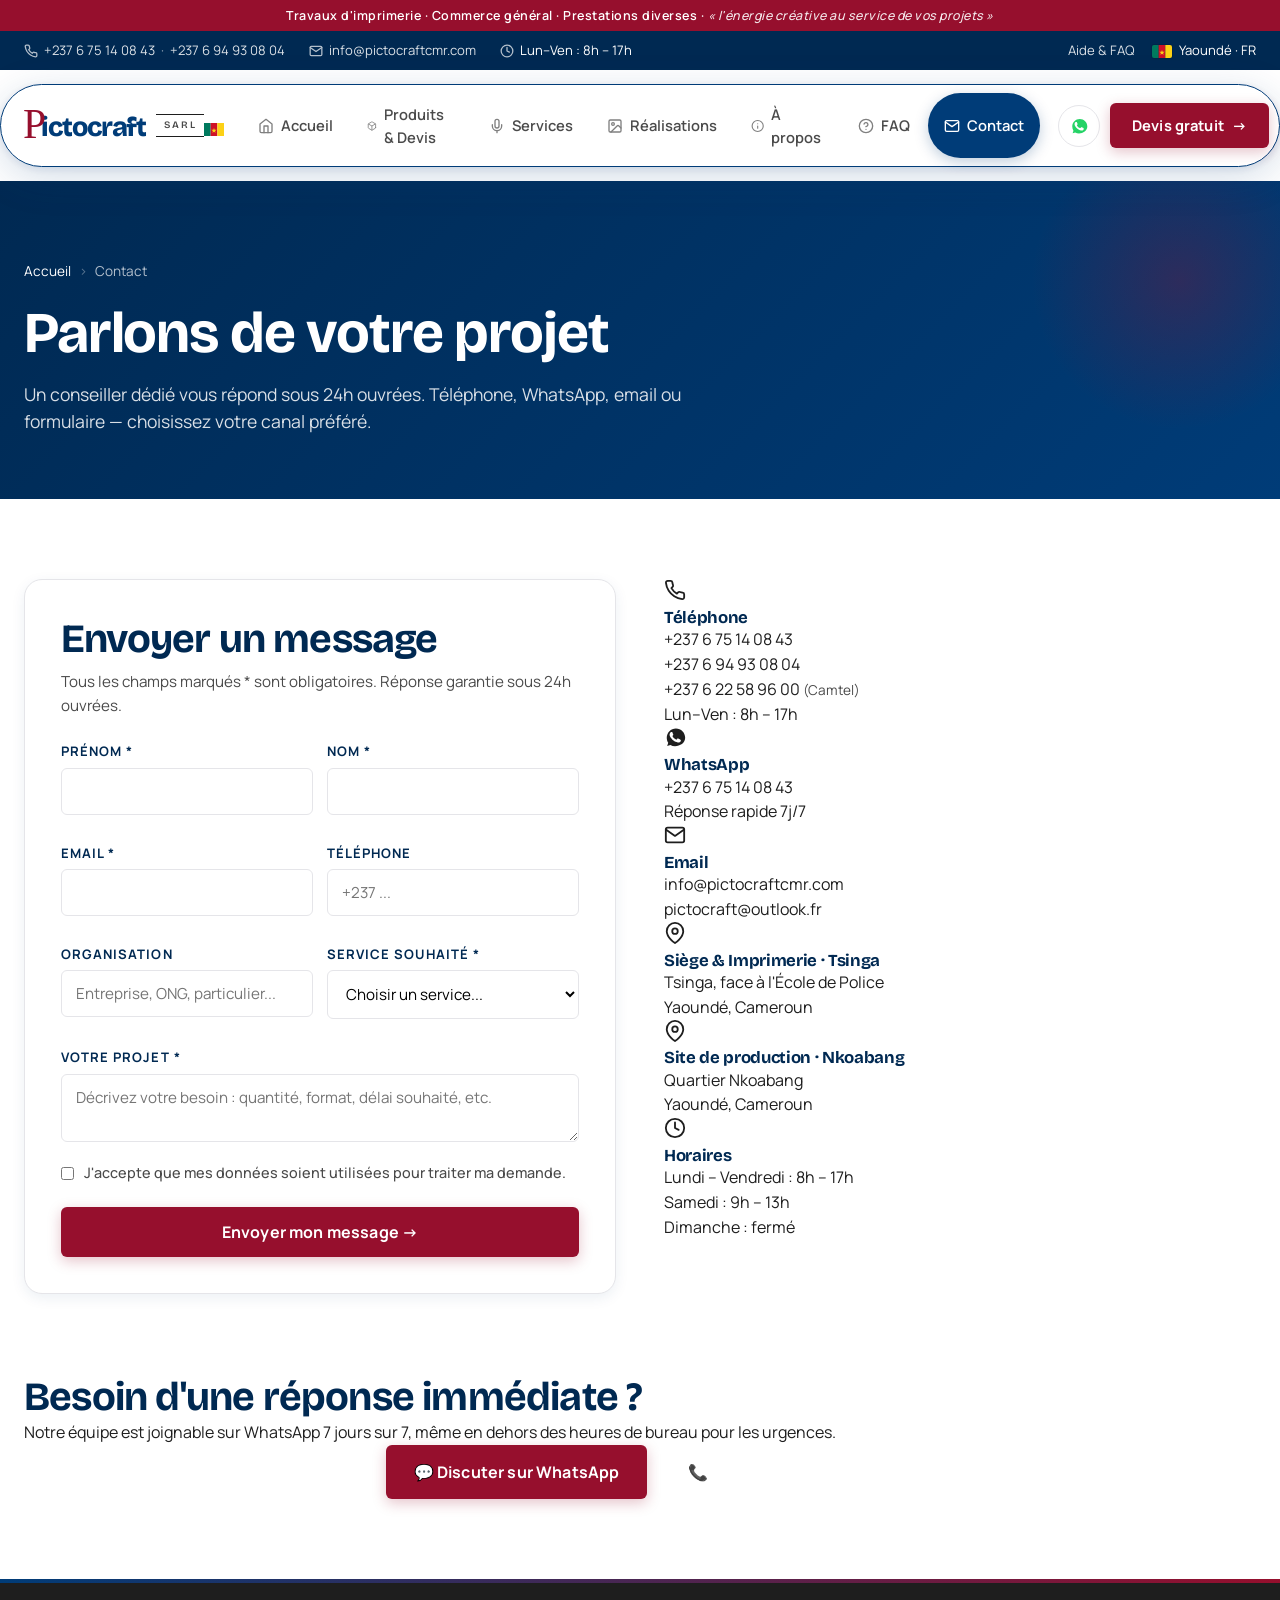
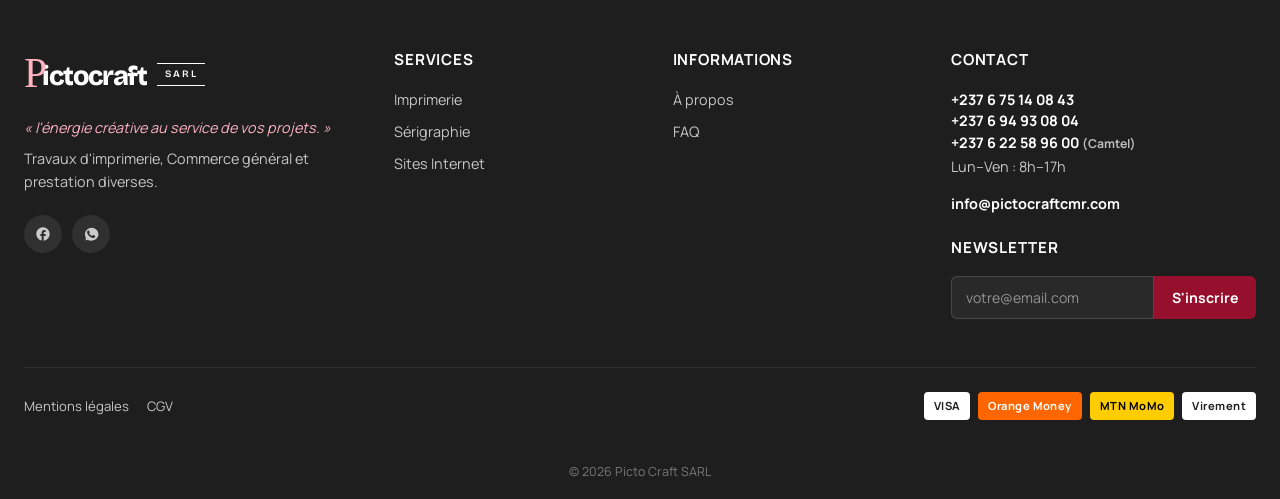
<file: contact.html>
<!DOCTYPE html>
<html lang="fr">
<head>
<meta charset="UTF-8">
<meta name="viewport" content="width=device-width,initial-scale=1.0">
<meta http-equiv="Cache-Control" content="no-cache, no-store, must-revalidate">
<meta http-equiv="Pragma" content="no-cache">
<meta http-equiv="Expires" content="0">
<title>Contact — Picto Craft</title>
<meta name="description" content="Contactez Picto Craft : téléphone, WhatsApp, email, formulaire en ligne. Sites de production à Santa Barbara et Nkoabang, Yaoundé.">
<meta name="robots" content="index,follow">
<link rel="preconnect" href="https://fonts.googleapis.com">
<link rel="preconnect" href="https://fonts.gstatic.com" crossorigin>
<link href="https://fonts.googleapis.com/css2?family=Bricolage+Grotesque:opsz,wght@12..96,400;12..96,500;12..96,700;12..96,800&family=Manrope:wght@400;500;600;700&display=swap" rel="stylesheet">
<link rel="stylesheet" href="assets/css/style.css?v=20260708e">
</head>
<body>

<div id="pc-navbar" data-active="contact"></div>

<!-- BANNER -->
<section class="page-banner">
  <div class="container">
    <div class="breadcrumb"><a href="index.html">Accueil</a><span class="sep">›</span>Contact</div>
    <h1>Parlons de votre projet</h1>
    <p class="subtitle">Un conseiller dédié vous répond sous 24h ouvrées. Téléphone, WhatsApp, email ou formulaire — choisissez votre canal préféré.</p>
  </div>
</section>

<!-- CONTACT GRID -->
<section>
  <div class="container">
    <div class="contact-grid">

      <!-- FORM -->
      <div class="contact-form reveal-left">
        <h2 style="margin-bottom:8px">Envoyer un message</h2>
        <p style="color:var(--ink-soft);margin-bottom:24px;font-size:.95rem">Tous les champs marqués * sont obligatoires. Réponse garantie sous 24h ouvrées.</p>
        <form>
          <div class="form-row">
            <div class="form-field">
              <label for="firstname">Prénom *</label>
              <input type="text" id="firstname" name="firstname" required>
            </div>
            <div class="form-field">
              <label for="lastname">Nom *</label>
              <input type="text" id="lastname" name="lastname" required>
            </div>
          </div>
          <div class="form-row">
            <div class="form-field">
              <label for="email">Email *</label>
              <input type="email" id="email" name="email" required>
            </div>
            <div class="form-field">
              <label for="phone">Téléphone</label>
              <input type="tel" id="phone" name="phone" placeholder="+237 ...">
            </div>
          </div>
          <div class="form-row">
            <div class="form-field">
              <label for="org">Organisation</label>
              <input type="text" id="org" name="org" placeholder="Entreprise, ONG, particulier...">
            </div>
            <div class="form-field">
              <label for="service">Service souhaité *</label>
              <select id="service" name="service" required>
                <option value="">Choisir un service...</option>
                <option>Flyers / Dépliants</option>
                <option>Cartes de visite</option>
                <option>Brochures / Catalogues</option>
                <option>Affiches / Posters</option>
                <option>Roll-ups / Kakémonos</option>
                <option>Bâches / Banderoles</option>
                <option>Sérigraphie textile</option>
                <option>Calendriers</option>
                <option>Site Internet</option>
                <option>Logo / Charte graphique</option>
                <option>Vidéo / Marketing digital</option>
                <option>Autre</option>
              </select>
            </div>
          </div>
          <div class="form-field">
            <label for="message">Votre projet *</label>
            <textarea id="message" name="message" required placeholder="Décrivez votre besoin : quantité, format, délai souhaité, etc."></textarea>
          </div>
          <div class="form-field">
            <label style="display:flex;align-items:center;gap:10px;text-transform:none;letter-spacing:0;font-weight:500;font-size:.9rem;color:var(--ink-soft)">
              <input type="checkbox" required style="width:auto"> J'accepte que mes données soient utilisées pour traiter ma demande.
            </label>
          </div>
          <button type="submit" class="btn-primary btn-large" style="width:100%;justify-content:center;margin-top:8px">Envoyer mon message →</button>
        </form>
      </div>

      <!-- INFOS -->
      <div class="contact-info reveal-right">
        <div class="info-card">
          <div class="icon"><svg width="22" height="22" viewBox="0 0 24 24" fill="none" stroke="currentColor" stroke-width="2" stroke-linecap="round" stroke-linejoin="round"><path d="M22 16.92v3a2 2 0 0 1-2.18 2 19.79 19.79 0 0 1-8.63-3.07 19.5 19.5 0 0 1-6-6 19.79 19.79 0 0 1-3.07-8.67A2 2 0 0 1 4.11 2h3a2 2 0 0 1 2 1.72 12.84 12.84 0 0 0 .7 2.81 2 2 0 0 1-.45 2.11L8.09 9.91a16 16 0 0 0 6 6l1.27-1.27a2 2 0 0 1 2.11-.45 12.84 12.84 0 0 0 2.81.7A2 2 0 0 1 22 16.92z"/></svg></div>
          <div>
            <h4>Téléphone</h4>
            <p><a href="tel:+237675140843" data-bind-tel1>+237 6 75 14 08 43</a><br><a href="tel:+237694930804" data-bind-tel2>+237 6 94 93 08 04</a><br><a href="tel:+237622589600">+237 6 22 58 96 00 <span style="color:var(--ink-soft);font-size:.85em">(Camtel)</span></a><br>Lun–Ven : 8h – 17h</p>
          </div>
        </div>

        <div class="info-card">
          <div class="icon"><svg width="22" height="22" viewBox="0 0 24 24" fill="currentColor"><path d="M17.5 14.4c-.3-.1-1.7-.8-2-.9-.3-.1-.5-.1-.7.1-.2.3-.7.9-.9 1.1-.2.2-.3.2-.6.1-1.7-.8-2.9-1.5-4-3.5-.3-.5.3-.5.8-1.5.1-.2 0-.3 0-.5s-.7-1.6-.9-2.2c-.2-.6-.5-.5-.7-.5h-.6c-.2 0-.5.1-.8.4-.3.3-1 1-1 2.5 0 1.5 1.1 2.9 1.2 3.1.1.2 2.1 3.3 5.2 4.6 2 .8 2.7.9 3.7.8.6-.1 1.8-.7 2-1.4.2-.7.2-1.3.2-1.4-.1-.1-.3-.2-.6-.3zm-5.5 7.6c-1.8 0-3.5-.5-5-1.4l-3.5 1.1 1.1-3.4c-1-1.6-1.6-3.5-1.6-5.5 0-5.6 4.5-10.1 10-10.1 5.6 0 10.1 4.5 10.1 10.1S17.5 22 12 22z"/></svg></div>
          <div>
            <h4>WhatsApp</h4>
            <p><a href="https://wa.me/237675140843" data-bind-whatsapp>+237 6 75 14 08 43</a><br>Réponse rapide 7j/7</p>
          </div>
        </div>

        <div class="info-card">
          <div class="icon"><svg width="22" height="22" viewBox="0 0 24 24" fill="none" stroke="currentColor" stroke-width="2" stroke-linecap="round" stroke-linejoin="round"><path d="M4 4h16c1.1 0 2 .9 2 2v12c0 1.1-.9 2-2 2H4c-1.1 0-2-.9-2-2V6c0-1.1.9-2 2-2z"/><polyline points="22 6 12 13 2 6"/></svg></div>
          <div>
            <h4>Email</h4>
            <p><a href="mailto:info@pictocraftcmr.com" data-bind-email1>info@pictocraftcmr.com</a><br><a href="mailto:pictocraft@outlook.fr" data-bind-email2>pictocraft@outlook.fr</a></p>
          </div>
        </div>

        <div class="info-card">
          <div class="icon"><svg width="22" height="22" viewBox="0 0 24 24" fill="none" stroke="currentColor" stroke-width="2" stroke-linecap="round" stroke-linejoin="round"><path d="M21 10c0 7-9 13-9 13s-9-6-9-13a9 9 0 0 1 18 0z"/><circle cx="12" cy="10" r="3"/></svg></div>
          <div>
            <h4>Siège & Imprimerie · Tsinga</h4>
            <p>Tsinga, face à l'École de Police<br>Yaoundé, Cameroun</p>
          </div>
        </div>

        <div class="info-card">
          <div class="icon"><svg width="22" height="22" viewBox="0 0 24 24" fill="none" stroke="currentColor" stroke-width="2" stroke-linecap="round" stroke-linejoin="round"><path d="M21 10c0 7-9 13-9 13s-9-6-9-13a9 9 0 0 1 18 0z"/><circle cx="12" cy="10" r="3"/></svg></div>
          <div>
            <h4>Site de production · Nkoabang</h4>
            <p>Quartier Nkoabang<br>Yaoundé, Cameroun</p>
          </div>
        </div>

        <div class="info-card">
          <div class="icon"><svg width="22" height="22" viewBox="0 0 24 24" fill="none" stroke="currentColor" stroke-width="2" stroke-linecap="round" stroke-linejoin="round"><circle cx="12" cy="12" r="10"/><polyline points="12 6 12 12 16 14"/></svg></div>
          <div>
            <h4>Horaires</h4>
            <p>Lundi – Vendredi : 8h – 17h<br>Samedi : 9h – 13h<br>Dimanche : fermé</p>
          </div>
        </div>
      </div>

    </div>

    <!-- WHATSAPP CTA -->
    <div class="cta-banner reveal-scale" style="margin-top:80px">
      <h2>Besoin d'une réponse immédiate ?</h2>
      <p>Notre équipe est joignable sur WhatsApp 7 jours sur 7, même en dehors des heures de bureau pour les urgences.</p>
      <div style="display:flex;gap:12px;justify-content:center;flex-wrap:wrap;position:relative;z-index:2">
        <a href="https://wa.me/237675140843" data-bind-whatsapp class="btn-primary btn-large">💬 Discuter sur WhatsApp</a>
        <a href="tel:+237675140843" class="btn-outline btn-large" style="border-color:#fff;color:#fff !important">📞 Appeler maintenant</a>
      </div>
    </div>

  </div>
</section>

<!-- FOOTER -->
<footer>
  <div class="container">
    <div class="footer-grid">
      <div class="footer-brand">
        <a href="index.html" class="logo"><span class="p" style="color:#FFB3C0">P</span><span class="name">ictocraft</span><span class="sarl">SARL</span></a>
        <p style="font-style:italic;color:#FFB3C0;margin-bottom:8px">« l'énergie créative au service de vos projets. »</p><p>Travaux d'imprimerie, Commerce général et prestation diverses.</p>
        <div class="socials">
          <a href="#" aria-label="Facebook"><svg width="16" height="16" viewBox="0 0 24 24" fill="currentColor"><path d="M22 12c0-5.52-4.48-10-10-10S2 6.48 2 12c0 4.84 3.44 8.87 8 9.8V15H8v-3h2V9.5C10 7.57 11.57 6 13.5 6H16v3h-2c-.55 0-1 .45-1 1v2h3v3h-3v6.95c5.05-.5 9-4.76 9-9.95z"/></svg></a>
          <a href="https://wa.me/237675140843" data-bind-whatsapp aria-label="WhatsApp"><svg width="16" height="16" viewBox="0 0 24 24" fill="currentColor"><path d="M17.5 14.4c-.3-.1-1.7-.8-2-.9-.3-.1-.5-.1-.7.1-.2.3-.7.9-.9 1.1-.2.2-.3.2-.6.1-1.7-.8-2.9-1.5-4-3.5-.3-.5.3-.5.8-1.5.1-.2 0-.3 0-.5s-.7-1.6-.9-2.2c-.2-.6-.5-.5-.7-.5h-.6c-.2 0-.5.1-.8.4-.3.3-1 1-1 2.5 0 1.5 1.1 2.9 1.2 3.1.1.2 2.1 3.3 5.2 4.6 2 .8 2.7.9 3.7.8.6-.1 1.8-.7 2-1.4.2-.7.2-1.3.2-1.4-.1-.1-.3-.2-.6-.3zm-5.5 7.6c-1.8 0-3.5-.5-5-1.4l-3.5 1.1 1.1-3.4c-1-1.6-1.6-3.5-1.6-5.5 0-5.6 4.5-10.1 10-10.1 5.6 0 10.1 4.5 10.1 10.1S17.5 22 12 22z"/></svg></a>
        </div>
      </div>
      <div><h4>Services</h4><ul>
        <li><a href="produits.html#imprimerie">Imprimerie</a></li>
        <li><a href="produits.html#textile">Sérigraphie</a></li>
        <li><a href="produits.html#sites">Sites Internet</a></li>
      </ul></div>
      <div><h4>Informations</h4><ul>
        <li><a href="a-propos.html">À propos</a></li>
        <li><a href="faq.html">FAQ</a></li>
      </ul></div>
      <div class="footer-contact">
        <h4>Contact</h4>
        <div class="contact-block"><strong>+237 6 75 14 08 43<br>+237 6 94 93 08 04<br>+237 6 22 58 96 00 <span style="opacity:.7;font-size:.85em">(Camtel)</span></strong>Lun–Ven : 8h–17h</div>
        <div class="contact-block"><strong>info@pictocraftcmr.com</strong></div>
        <h4 style="margin-top:24px">Newsletter</h4>
        <form class="newsletter-form"><input type="email" placeholder="votre@email.com" required><button>S'inscrire</button></form>
      </div>
    </div>
    <div class="footer-bottom">
      <div class="legal"><a href="#">Mentions légales</a><a href="#">CGV</a></div>
      <div class="payments"><span>VISA</span><span class="om">Orange Money</span><span class="mtn">MTN MoMo</span><span>Virement</span></div>
    </div>
    <div style="text-align:center;padding:18px 0;font-size:.78rem;color:rgba(255,255,255,.4)">© 2026 Picto Craft SARL</div>
  </div>
</footer>

<script src="assets/js/navbar.js?v=20260708e"></script>
<script src="assets/js/config.js?v=20260708e"></script>
<script src="assets/js/binder.js?v=20260708e"></script>
<script src="assets/js/main.js?v=20260708e"></script>
</body>
</html>
</file>
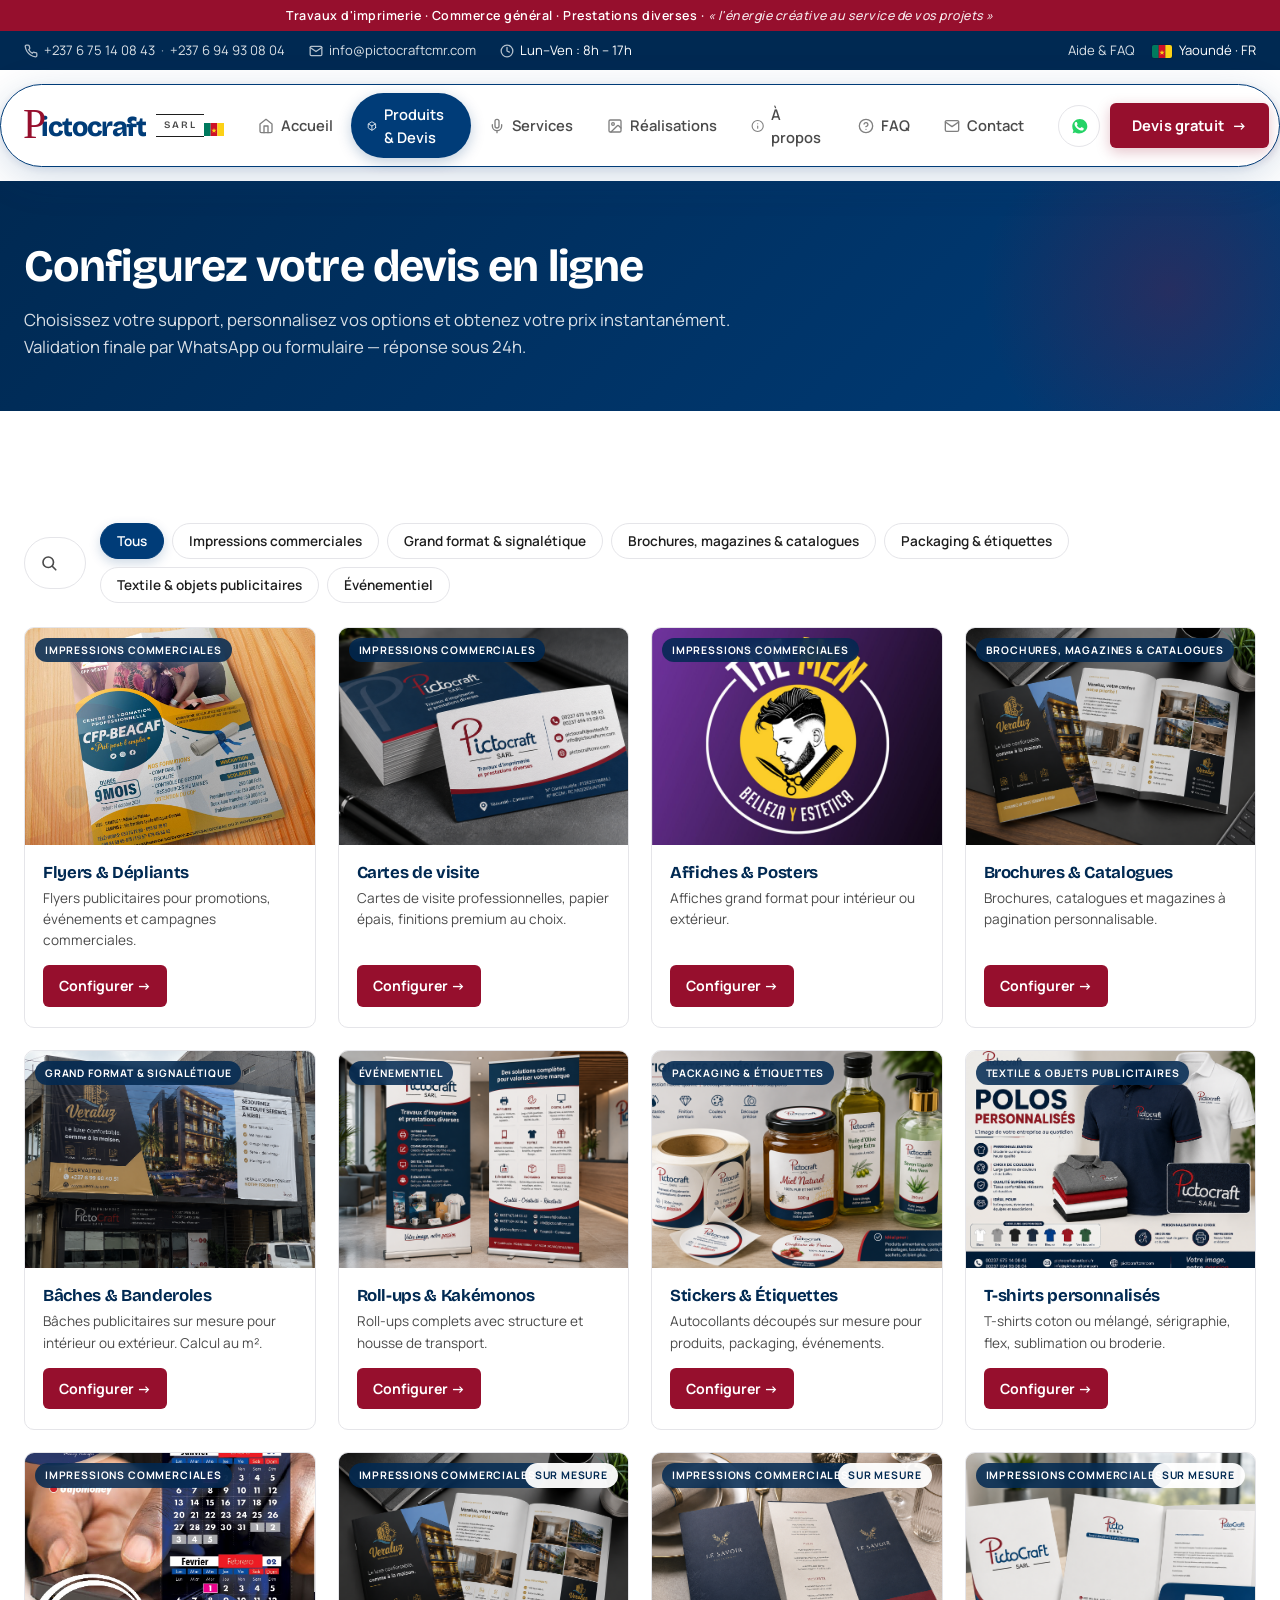
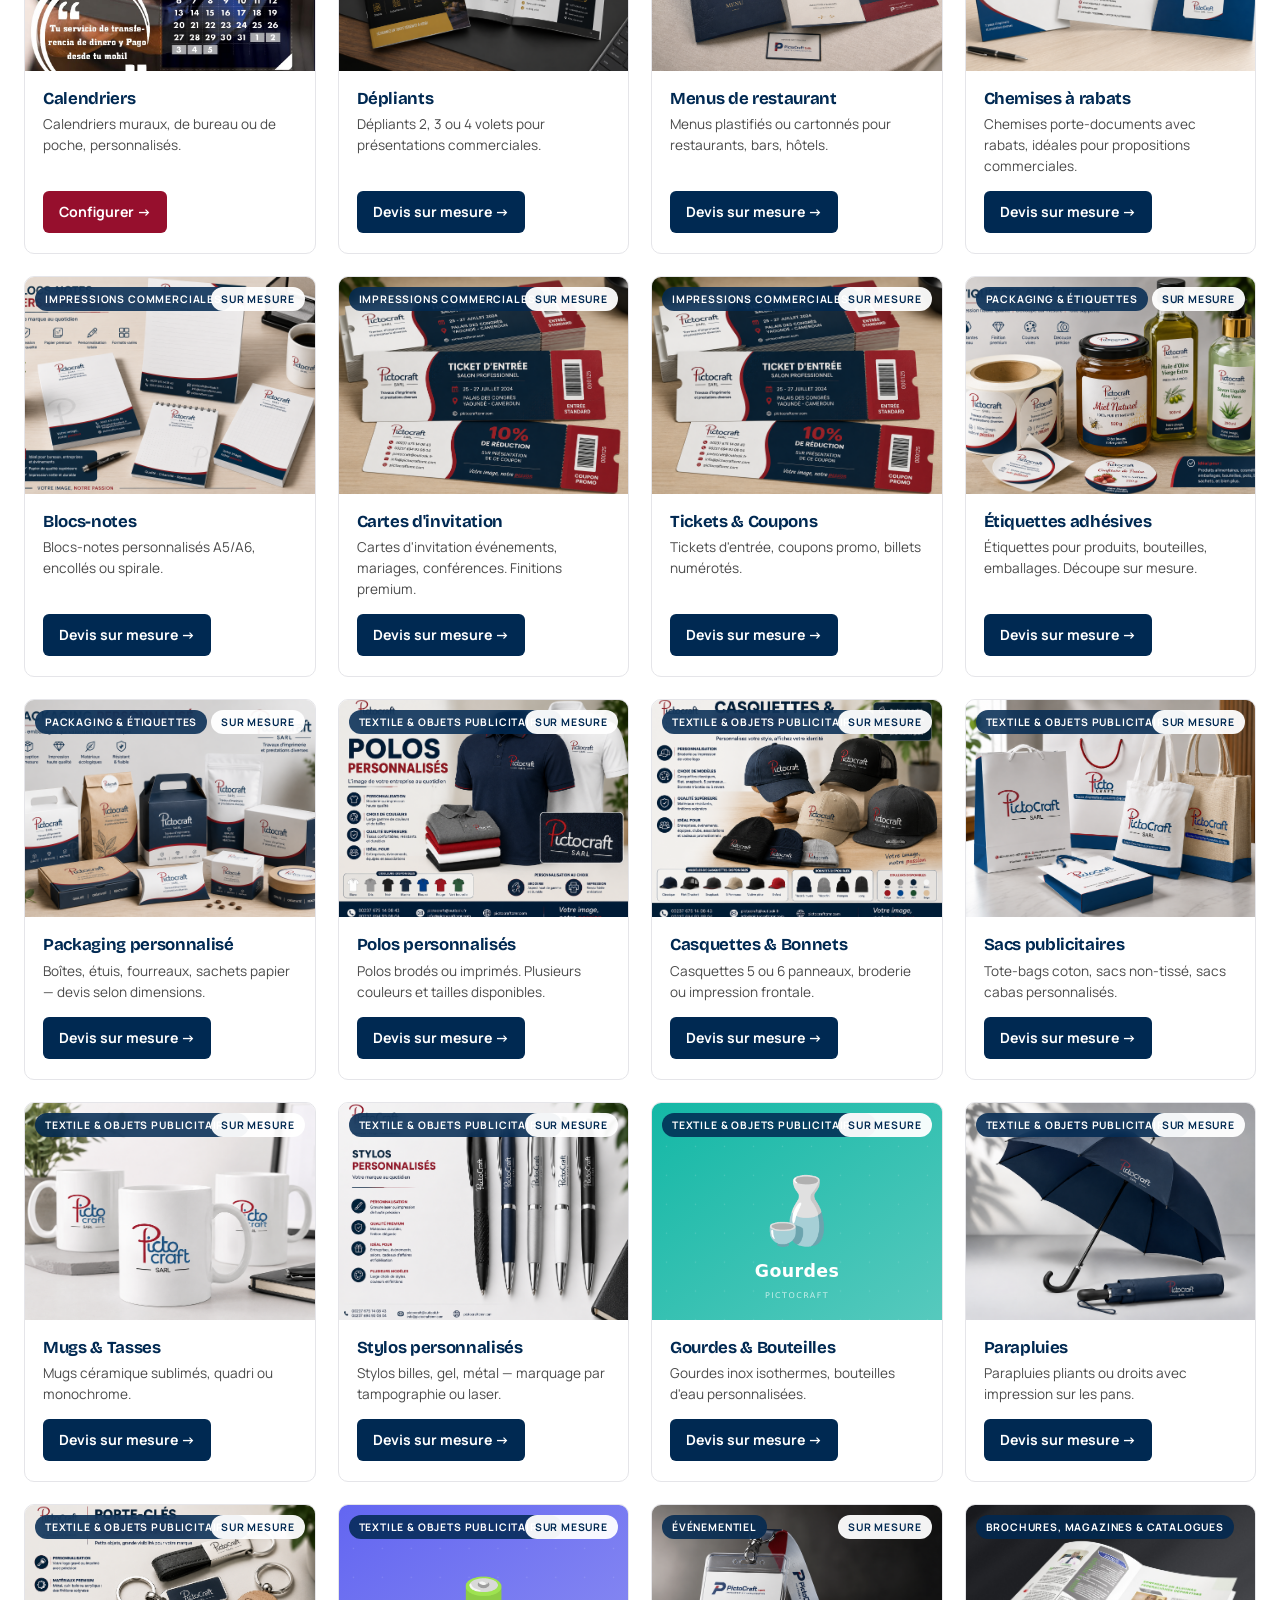
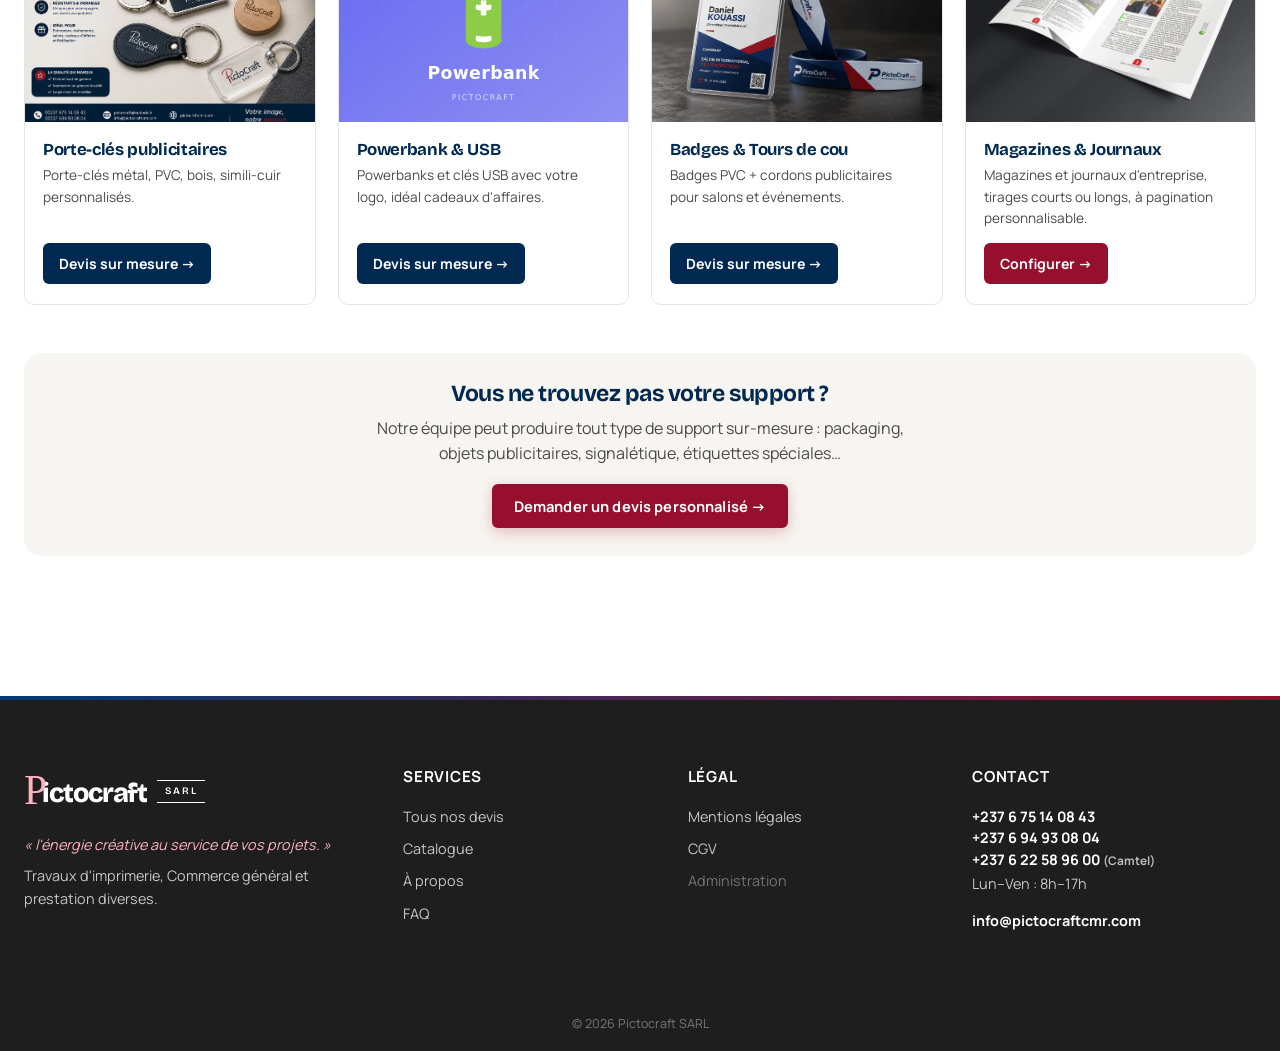
<file: devis.html>
<!DOCTYPE html>
<html lang="fr">
<head>
<meta charset="UTF-8">
<meta name="viewport" content="width=device-width,initial-scale=1.0">
<meta http-equiv="Cache-Control" content="no-cache, no-store, must-revalidate">
<meta http-equiv="Pragma" content="no-cache">
<meta http-equiv="Expires" content="0">
<title>Configurez votre devis en ligne — Pictocraft</title>
<meta name="description" content="Configurez votre devis en ligne en quelques clics : flyers, cartes de visite, brochures, bâches, t-shirts, roll-ups et plus. Prix instantané, validation par WhatsApp.">
<meta name="robots" content="index,follow">
<link rel="preconnect" href="https://fonts.googleapis.com">
<link rel="preconnect" href="https://fonts.gstatic.com" crossorigin>
<link href="https://fonts.googleapis.com/css2?family=Bricolage+Grotesque:opsz,wght@12..96,400;12..96,500;12..96,700;12..96,800&family=Manrope:wght@400;500;600;700&display=swap" rel="stylesheet">
<link rel="stylesheet" href="assets/css/style.css?v=20260708e">
<link rel="stylesheet" href="assets/css/devis.css?v=20260708e">
</head>
<body>

<div id="pc-navbar" data-active="devis"></div>

<!-- HERO -->
<section class="devis-hero">
  <div class="container">
    <h1>Configurez votre devis en ligne</h1>
    <p class="subtitle">Choisissez votre support, personnalisez vos options et obtenez votre prix instantanément. Validation finale par WhatsApp ou formulaire — réponse sous 24h.</p>
  </div>
</section>

<!-- CATALOGUE -->
<section>
  <div class="container">

    <div class="devis-toolbar">
      <div class="devis-search">
        <svg width="18" height="18" viewBox="0 0 24 24" fill="none" stroke="currentColor" stroke-width="2.2" stroke-linecap="round" stroke-linejoin="round"><circle cx="11" cy="11" r="7"/><path d="m21 21-4.3-4.3"/></svg>
        <input type="search" id="search-input" placeholder="Rechercher un support (flyers, cartes, t-shirts…)" aria-label="Rechercher">
      </div>
      <div class="devis-filters" id="filters">
        <button class="devis-filter active" data-cat="all">Tous</button>
        <!-- catégories injectées par JS -->
      </div>
    </div>

    <div id="grid" class="devis-grid">
      <div class="devis-empty">Chargement des produits…</div>
    </div>

    <div style="text-align:center;margin-top:48px;padding:28px;background:var(--cream, #F7F5F1);border-radius:var(--radius-lg, 18px);">
      <h3 style="margin-bottom:8px;color:var(--brand-dark, #002952)">Vous ne trouvez pas votre support ?</h3>
      <p style="color:var(--ink-soft, #4A4A4A);margin-bottom:18px;max-width:560px;margin-left:auto;margin-right:auto">
        Notre équipe peut produire tout type de support sur-mesure : packaging, objets publicitaires, signalétique, étiquettes spéciales…
      </p>
      <a href="contact.html" class="btn-primary">Demander un devis personnalisé →</a>
    </div>

  </div>
</section>

<!-- FOOTER COMPACT -->
<footer style="margin-top:60px">
  <div class="container">
    <div class="footer-grid">
      <div class="footer-brand">
        <a href="index.html" class="logo"><span class="p" style="color:#FFB3C0">P</span><span class="name">ictocraft</span><span class="sarl">SARL</span></a>
        <p style="font-style:italic;color:#FFB3C0;margin-bottom:8px">« l'énergie créative au service de vos projets. »</p>
        <p>Travaux d'imprimerie, Commerce général et prestation diverses.</p>
      </div>
      <div><h4>Services</h4><ul>
        <li><a href="devis.html">Tous nos devis</a></li>
        <li><a href="produits.html">Catalogue</a></li>
        <li><a href="a-propos.html">À propos</a></li>
        <li><a href="faq.html">FAQ</a></li>
      </ul></div>
      <div><h4>Légal</h4><ul>
        <li><a href="#">Mentions légales</a></li>
        <li><a href="#">CGV</a></li>
        <li><a href="admin.html" style="opacity:.5">Administration</a></li>
      </ul></div>
      <div class="footer-contact">
        <h4>Contact</h4>
        <div class="contact-block">
          <strong><a href="tel:+237675140843" data-bind-tel1 style="color:#fff">+237 6 75 14 08 43</a><br><a href="tel:+237694930804" style="color:#fff">+237 6 94 93 08 04</a><br><a href="tel:+237622589600" style="color:#fff">+237 6 22 58 96 00 <span style="opacity:.7;font-size:.82em">(Camtel)</span></a></strong>
          Lun–Ven : 8h–17h
        </div>
        <div class="contact-block">
          <strong><a href="mailto:info@pictocraftcmr.com" data-bind-email1 style="color:#fff">info@pictocraftcmr.com</a></strong>
        </div>
      </div>
    </div>
    <div style="text-align:center;padding:18px 0;font-size:.78rem;color:rgba(255,255,255,.4)">© 2026 Pictocraft SARL</div>
  </div>
</footer>

<script src="assets/js/navbar.js?v=20260708e"></script>
<script src="assets/js/config.js?v=20260708e"></script>
<script src="assets/js/binder.js?v=20260708e"></script>
<script src="assets/js/main.js?v=20260708e"></script>
<script src="assets/js/products-loader-v3.js?v=20260708e"></script>
<script>
(async function(){
  const grid = document.getElementById('grid');
  const filtersEl = document.getElementById('filters');
  const search = document.getElementById('search-input');
  let allProducts = [];
  let allCategories = [];
  let activeCat = 'all';
  let q = '';

  function escapeHtml(s){return String(s||'').replace(/[<>&"]/g,c=>({'<':'&lt;','>':'&gt;','&':'&amp;','"':'&quot;'}[c]));}
  const CACHE_V = Math.floor(Date.now() / 60000);
  function bust(url){return !url ? '' : (url.startsWith('http') ? url : (url.includes('?') ? url + '&v='+CACHE_V : url + '?v='+CACHE_V));}

  function renderGrid(){
    const filtered = allProducts.filter(p => {
      if (p.active === false) return false;
      if (activeCat !== 'all' && p.category !== activeCat) return false;
      if (q && !(p.name.toLowerCase().includes(q) || (p.description||'').toLowerCase().includes(q) || p.slug.includes(q))) return false;
      return true;
    });

    if (!filtered.length) {
      grid.innerHTML = '<div class="devis-empty">Aucun produit ne correspond à votre recherche.</div>';
      return;
    }

    grid.innerHTML = filtered.map(p => {
      const cat = allCategories.find(c => c.slug === p.category);
      const quotable = p.quotable !== false;
      const href = 'devis-produit.html?produit=' + encodeURIComponent(p.slug);
      const ctaText = quotable ? 'Configurer →' : 'Devis sur mesure →';
      const ctaClass = quotable ? 'devis-card-cta' : 'devis-card-cta devis-card-cta-sur-mesure';
      const badge = quotable ? '' : '<span class="devis-card-badge-mesure">Sur mesure</span>';
      return `
        <a href="${href}" class="devis-card">
          <div class="devis-card-img">
            <img src="${bust(escapeHtml(p.image))}" alt="${escapeHtml(p.name)}" loading="lazy" onerror="this.style.background='#003C78'">
            ${cat ? `<span class="devis-card-cat">${escapeHtml(cat.name)}</span>` : ''}
            ${badge}
          </div>
          <div class="devis-card-body">
            <h3>${escapeHtml(p.name)}</h3>
            <p>${escapeHtml(p.description || '')}</p>
            <span class="${ctaClass}">${ctaText}</span>
          </div>
        </a>
      `;
    }).join('');
  }

  function renderFilters(){
    const cats = allCategories.filter(c => allProducts.some(p => p.category === c.slug && p.active !== false));
    cats.forEach(c => {
      const btn = document.createElement('button');
      btn.className = 'devis-filter';
      btn.dataset.cat = c.slug;
      btn.textContent = c.name;
      btn.addEventListener('click', () => { setActiveCat(c.slug); });
      filtersEl.appendChild(btn);
    });
    filtersEl.querySelector('[data-cat=all]').addEventListener('click', () => setActiveCat('all'));
  }

  function setActiveCat(cat){
    activeCat = cat;
    filtersEl.querySelectorAll('.devis-filter').forEach(b => b.classList.toggle('active', b.dataset.cat === cat));
    renderGrid();
  }

  search.addEventListener('input', () => { q = search.value.trim().toLowerCase(); renderGrid(); });

  try {
    const _SUP='https://dfdmasejsoibxrvubegu.supabase.co', _KEY='sb_publishable_FUNJl2eCG1rDiEZOUJsQdA_GQIl2YZM';
    let data;
    try {
      const r = await fetch(_SUP+'/rest/v1/pictocraft_products_config?active=eq.true&order=created_at.desc&limit=1&_='+Date.now(), {headers:{apikey:_KEY}, cache:'no-store'});
      if (r.ok) { const arr = await r.json(); if (arr && arr.length) data = arr[0].config; }
    } catch(_){}
    if (!data) data = await fetch('data/products.json?v='+Date.now(), {cache:'no-store'}).then(r=>r.json());
    allProducts = data.products || [];
    allCategories = data.categories || [];
    renderFilters();
    renderGrid();
  } catch (err) {
    grid.innerHTML = '<div class="devis-empty" style="color:#B91C1C">Impossible de charger le catalogue : ' + err.message + '</div>';
  }
})();
</script>
</body>
</html>
</file>
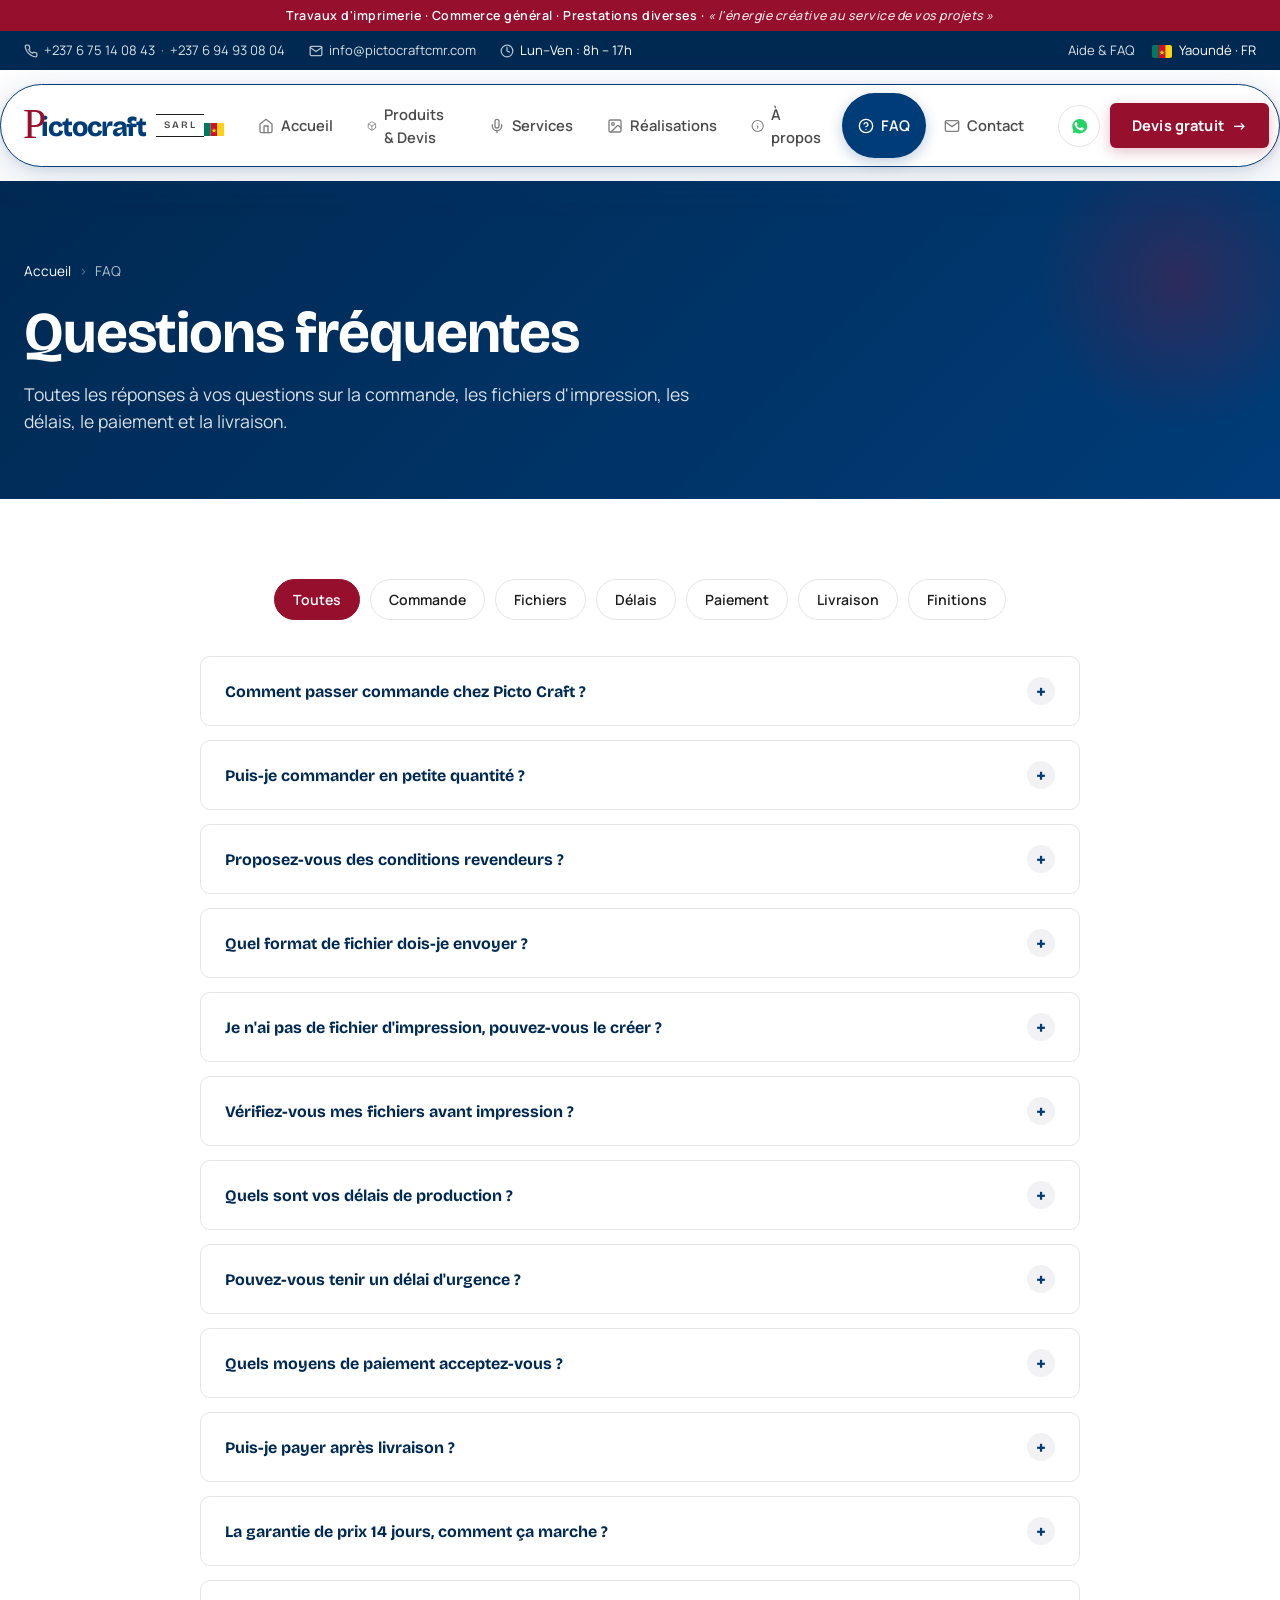
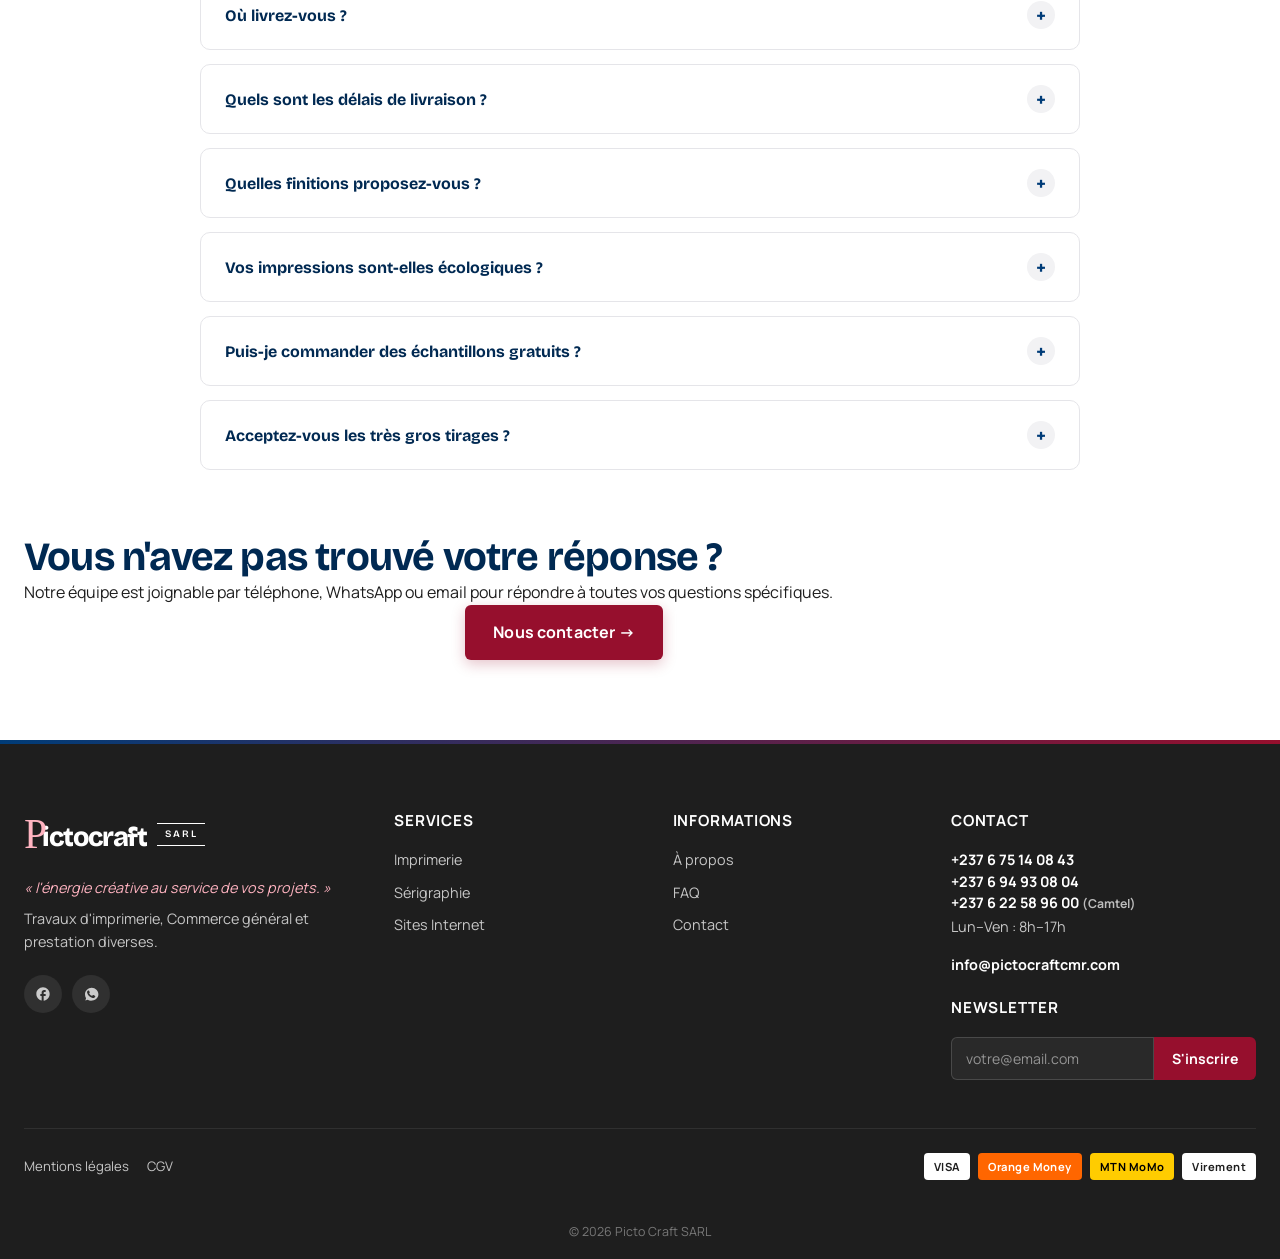
<file: faq.html>
<!DOCTYPE html>
<html lang="fr">
<head>
<meta charset="UTF-8">
<meta name="viewport" content="width=device-width,initial-scale=1.0">
<meta http-equiv="Cache-Control" content="no-cache, no-store, must-revalidate">
<meta http-equiv="Pragma" content="no-cache">
<meta http-equiv="Expires" content="0">
<title>FAQ — Picto Craft</title>
<meta name="description" content="Toutes les réponses aux questions fréquentes : commande, fichiers, livraison, paiement, finitions, délais.">
<meta name="robots" content="index,follow">
<link rel="preconnect" href="https://fonts.googleapis.com">
<link rel="preconnect" href="https://fonts.gstatic.com" crossorigin>
<link href="https://fonts.googleapis.com/css2?family=Bricolage+Grotesque:opsz,wght@12..96,400;12..96,500;12..96,700;12..96,800&family=Manrope:wght@400;500;600;700&display=swap" rel="stylesheet">
<link rel="stylesheet" href="assets/css/style.css?v=20260708e">
</head>
<body>

<div id="pc-navbar" data-active="faq"></div>

<!-- BANNER -->
<section class="page-banner">
  <div class="container">
    <div class="breadcrumb"><a href="index.html">Accueil</a><span class="sep">›</span>FAQ</div>
    <h1>Questions fréquentes</h1>
    <p class="subtitle">Toutes les réponses à vos questions sur la commande, les fichiers d'impression, les délais, le paiement et la livraison.</p>
  </div>
</section>

<!-- FAQ -->
<section>
  <div class="container">

    <div class="faq-categories">
      <button class="faq-cat active" data-cat="all">Toutes</button>
      <button class="faq-cat" data-cat="commande">Commande</button>
      <button class="faq-cat" data-cat="fichiers">Fichiers</button>
      <button class="faq-cat" data-cat="delais">Délais</button>
      <button class="faq-cat" data-cat="paiement">Paiement</button>
      <button class="faq-cat" data-cat="livraison">Livraison</button>
      <button class="faq-cat" data-cat="finitions">Finitions</button>
    </div>

    <div class="faq-list reveal">

      <div class="faq-item" data-cat="commande" id="commande">
        <button class="faq-question">Comment passer commande chez Picto Craft ?
          <span class="plus">+</span>
        </button>
        <div class="faq-answer">
          <p><strong>1.</strong> Utilisez notre <a href="produit-flyers.html">configurateur en ligne</a> pour obtenir votre devis instantané, OU contactez-nous directement par téléphone, WhatsApp ou email pour un devis personnalisé.<br><br><strong>2.</strong> Envoyez vos fichiers d'impression au format PDF (300 dpi, CMJN, 3mm de fonds perdus). Pas de fichier ? Notre équipe d'infographistes peut le créer pour vous.<br><br><strong>3.</strong> Nous vous envoyons un Bon À Tirer (BAT) pour validation finale.<br><br><strong>4.</strong> Une fois le BAT validé, nous lançons la production.<br><br><strong>5.</strong> Livraison sur Yaoundé, Douala ou enlèvement sur site.</p>
        </div>
      </div>

      <div class="faq-item" data-cat="commande">
        <button class="faq-question">Puis-je commander en petite quantité ?
          <span class="plus">+</span>
        </button>
        <div class="faq-answer">
          <p>Oui, nous acceptons tous les tirages : <strong>à partir de 50 exemplaires</strong> pour les cartes de visite, <strong>100 exemplaires</strong> pour les flyers, et <strong>1 exemplaire</strong> pour les roll-ups et grands formats. Notre impression numérique permet des tirages courts à prix compétitif.</p>
        </div>
      </div>

      <div class="faq-item" data-cat="commande">
        <button class="faq-question">Proposez-vous des conditions revendeurs ?
          <span class="plus">+</span>
        </button>
        <div class="faq-answer">
          <p>Oui, si vous êtes une agence de communication, un infographiste indépendant ou un revendeur régulier, vous bénéficiez de <strong>tarifs préférentiels</strong> et de notre <strong>service d'envoi neutre</strong> (livraison directe à votre client final, sans logo Picto Craft). Contactez-nous pour ouvrir un compte revendeur.</p>
        </div>
      </div>

      <div class="faq-item" data-cat="fichiers">
        <button class="faq-question">Quel format de fichier dois-je envoyer ?
          <span class="plus">+</span>
        </button>
        <div class="faq-answer">
          <p>Le format idéal est le <strong>PDF haute définition</strong> avec les caractéristiques suivantes :<br>• Résolution : <strong>300 dpi</strong> minimum<br>• Mode colorimétrique : <strong>CMJN</strong> (et non RVB)<br>• Fonds perdus : <strong>3 mm</strong> sur chaque bord<br>• Polices vectorisées ou intégrées<br><br>Nous acceptons aussi les fichiers AI, EPS, PSD, TIFF et JPG haute résolution.</p>
        </div>
      </div>

      <div class="faq-item" data-cat="fichiers">
        <button class="faq-question">Je n'ai pas de fichier d'impression, pouvez-vous le créer ?
          <span class="plus">+</span>
        </button>
        <div class="faq-answer">
          <p>Absolument. Notre équipe d'infographistes peut concevoir vos supports de A à Z : logo, charte graphique, mise en page, illustrations, retouches photo. Tarif sur devis selon la complexité. Comptez en moyenne <strong>15 000 à 50 000 FCFA</strong> pour la création d'un flyer A5 ou d'une carte de visite professionnelle.</p>
        </div>
      </div>

      <div class="faq-item" data-cat="fichiers">
        <button class="faq-question">Vérifiez-vous mes fichiers avant impression ?
          <span class="plus">+</span>
        </button>
        <div class="faq-answer">
          <p>Oui, <strong>gratuitement et systématiquement</strong>. Pour chaque commande, nos infographistes vérifient : la résolution, le mode CMJN, la présence des fonds perdus, l'intégration des polices et l'aspect général du fichier. Si une correction est nécessaire, nous vous prévenons par email avant de lancer la production.</p>
        </div>
      </div>

      <div class="faq-item" data-cat="delais">
        <button class="faq-question">Quels sont vos délais de production ?
          <span class="plus">+</span>
        </button>
        <div class="faq-answer">
          <p>Nos délais standards sont les suivants, à compter de la validation du Bon À Tirer :<br>• <strong>Standard</strong> : 3 à 5 jours ouvrables<br>• <strong>Express</strong> : 24 à 48h (Yaoundé)<br>• <strong>Urgent</strong> : jour même si commande validée avant 12h<br><br>💡 <strong>Astuce :</strong> Fichiers reçus avant 14h ? Production lancée le jour même, vous gagnez 1 jour.</p>
        </div>
      </div>

      <div class="faq-item" data-cat="delais">
        <button class="faq-question">Pouvez-vous tenir un délai d'urgence ?
          <span class="plus">+</span>
        </button>
        <div class="faq-answer">
          <p>Oui, nous pouvons produire en urgence pour vos événements de dernière minute. Notre service <strong>Urgent jour-même</strong> est disponible pour les commandes validées avant 12h, avec livraison Yaoundé en fin de journée. Tarif majoré de 12 000 FCFA. Contactez-nous par téléphone pour confirmer la faisabilité.</p>
        </div>
      </div>

      <div class="faq-item" data-cat="paiement">
        <button class="faq-question">Quels moyens de paiement acceptez-vous ?
          <span class="plus">+</span>
        </button>
        <div class="faq-answer">
          <p>Nous acceptons tous les moyens de paiement courants au Cameroun :<br>• <strong>Orange Money</strong> (paiement instantané)<br>• <strong>MTN Mobile Money</strong> (paiement instantané)<br>• <strong>Virement bancaire</strong><br>• <strong>Carte bancaire</strong> (VISA, MasterCard)<br>• <strong>Espèces</strong> à la livraison<br>• <strong>Paiement sur facture</strong> à 30 jours pour entreprises, ONG et administrations</p>
        </div>
      </div>

      <div class="faq-item" data-cat="paiement">
        <button class="faq-question">Puis-je payer après livraison ?
          <span class="plus">+</span>
        </button>
        <div class="faq-answer">
          <p>Oui, pour les <strong>entreprises, ONG et administrations</strong>, nous proposons le paiement sur facture à 30 jours après livraison. Il suffit de fournir votre numéro de TVA (Numéro de Contribuable) et nos coordonnées bancaires vous seront communiquées. Pour les particuliers, un acompte de 50% est demandé à la commande.</p>
        </div>
      </div>

      <div class="faq-item" data-cat="paiement">
        <button class="faq-question">La garantie de prix 14 jours, comment ça marche ?
          <span class="plus">+</span>
        </button>
        <div class="faq-answer">
          <p>Tous nos devis configurés en ligne sont <strong>garantis 14 jours</strong>. Si vous configurez votre commande aujourd'hui mais ne validez que dans 10 jours, le prix initial reste valable. Vous pouvez télécharger votre devis au format PDF et le présenter à votre direction pour validation interne.</p>
        </div>
      </div>

      <div class="faq-item" data-cat="livraison">
        <button class="faq-question">Où livrez-vous ?
          <span class="plus">+</span>
        </button>
        <div class="faq-answer">
          <p>Nous livrons gratuitement sur <strong>Yaoundé et Douala</strong>. Pour les autres villes du Cameroun, nous travaillons avec des transporteurs partenaires (frais selon destination). Livraison internationale possible sur demande pour la sous-région CEMAC.</p>
        </div>
      </div>

      <div class="faq-item" data-cat="livraison">
        <button class="faq-question">Quels sont les délais de livraison ?
          <span class="plus">+</span>
        </button>
        <div class="faq-answer">
          <p>Après production :<br>• <strong>Yaoundé</strong> : livraison J+0 ou J+1 selon zone<br>• <strong>Douala</strong> : J+1 ou J+2<br>• <strong>Autres villes Cameroun</strong> : 2 à 5 jours selon transporteur<br><br>Possibilité d'enlèvement gratuit sur nos sites de production (Santa Barbara ou Nkoabang) du lundi au samedi.</p>
        </div>
      </div>

      <div class="faq-item" data-cat="finitions">
        <button class="faq-question">Quelles finitions proposez-vous ?
          <span class="plus">+</span>
        </button>
        <div class="faq-answer">
          <p>Nous proposons toutes les finitions classiques et premium :<br>• <strong>Pelliculage</strong> : brillant, mat ou soft-touch<br>• <strong>Vernis sélectif</strong> (UV) pour mettre en valeur certains éléments<br>• <strong>Dorure à chaud</strong> (or, argent, cuivre)<br>• <strong>Gaufrage</strong> et embossage<br>• <strong>Découpe à la forme</strong><br>• <strong>Coins arrondis</strong><br>• <strong>Reliure</strong> piquée, dos carré collé, spirale, anneaux</p>
        </div>
      </div>

      <div class="faq-item" data-cat="finitions">
        <button class="faq-question">Vos impressions sont-elles écologiques ?
          <span class="plus">+</span>
        </button>
        <div class="faq-answer">
          <p>Oui, nous proposons des options écologiques :<br>• <strong>Encres végétales</strong> sans solvants pétroliers<br>• <strong>Papiers recyclés</strong> et certifiés <strong>FSC</strong><br>• <strong>Optimisation des tirages</strong> pour limiter le gaspillage<br>• <strong>Production locale</strong> à Yaoundé (pas de transport intercontinental)<br><br>Sur demande, nous fournissons un certificat environnemental pour vos rapports RSE.</p>
        </div>
      </div>

      <div class="faq-item" data-cat="commande">
        <button class="faq-question">Puis-je commander des échantillons gratuits ?
          <span class="plus">+</span>
        </button>
        <div class="faq-answer">
          <p>Oui, nous offrons des <strong>échantillons gratuits</strong> de papiers, finitions et formats pour vous permettre de choisir le rendu idéal. Pour les revendeurs, échantillons en version <strong>neutre (sans logo Picto Craft)</strong> à présenter à vos clients. <a href="contact.html">Demandez vos échantillons →</a></p>
        </div>
      </div>

      <div class="faq-item" data-cat="commande">
        <button class="faq-question">Acceptez-vous les très gros tirages ?
          <span class="plus">+</span>
        </button>
        <div class="faq-answer">
          <p>Absolument. Nos presses offset permettent des tirages jusqu'à <strong>100 000 exemplaires</strong> par commande pour les flyers, brochures et catalogues. Pour les tirages encore plus importants, contactez-nous : nous étudions chaque cas individuellement avec un tarif négocié.</p>
        </div>
      </div>

    </div>

    <div class="cta-banner reveal-scale" style="margin-top:64px">
      <h2>Vous n'avez pas trouvé votre réponse ?</h2>
      <p>Notre équipe est joignable par téléphone, WhatsApp ou email pour répondre à toutes vos questions spécifiques.</p>
      <div style="display:flex;gap:12px;justify-content:center;flex-wrap:wrap;position:relative;z-index:2">
        <a href="contact.html" class="btn-primary btn-large">Nous contacter →</a>
        <a href="https://wa.me/237675140843" data-bind-whatsapp class="btn-outline btn-large" style="border-color:#fff;color:#fff !important">WhatsApp</a>
      </div>
    </div>

  </div>
</section>

<!-- FOOTER -->
<footer>
  <div class="container">
    <div class="footer-grid">
      <div class="footer-brand">
        <a href="index.html" class="logo"><span class="p" style="color:#FFB3C0">P</span><span class="name">ictocraft</span><span class="sarl">SARL</span></a>
        <p style="font-style:italic;color:#FFB3C0;margin-bottom:8px">« l'énergie créative au service de vos projets. »</p><p>Travaux d'imprimerie, Commerce général et prestation diverses.</p>
        <div class="socials">
          <a href="#" aria-label="Facebook"><svg width="16" height="16" viewBox="0 0 24 24" fill="currentColor"><path d="M22 12c0-5.52-4.48-10-10-10S2 6.48 2 12c0 4.84 3.44 8.87 8 9.8V15H8v-3h2V9.5C10 7.57 11.57 6 13.5 6H16v3h-2c-.55 0-1 .45-1 1v2h3v3h-3v6.95c5.05-.5 9-4.76 9-9.95z"/></svg></a>
          <a href="https://wa.me/237675140843" data-bind-whatsapp aria-label="WhatsApp"><svg width="16" height="16" viewBox="0 0 24 24" fill="currentColor"><path d="M17.5 14.4c-.3-.1-1.7-.8-2-.9-.3-.1-.5-.1-.7.1-.2.3-.7.9-.9 1.1-.2.2-.3.2-.6.1-1.7-.8-2.9-1.5-4-3.5-.3-.5.3-.5.8-1.5.1-.2 0-.3 0-.5s-.7-1.6-.9-2.2c-.2-.6-.5-.5-.7-.5h-.6c-.2 0-.5.1-.8.4-.3.3-1 1-1 2.5 0 1.5 1.1 2.9 1.2 3.1.1.2 2.1 3.3 5.2 4.6 2 .8 2.7.9 3.7.8.6-.1 1.8-.7 2-1.4.2-.7.2-1.3.2-1.4-.1-.1-.3-.2-.6-.3zm-5.5 7.6c-1.8 0-3.5-.5-5-1.4l-3.5 1.1 1.1-3.4c-1-1.6-1.6-3.5-1.6-5.5 0-5.6 4.5-10.1 10-10.1 5.6 0 10.1 4.5 10.1 10.1S17.5 22 12 22z"/></svg></a>
        </div>
      </div>
      <div><h4>Services</h4><ul>
        <li><a href="produits.html#imprimerie">Imprimerie</a></li>
        <li><a href="produits.html#textile">Sérigraphie</a></li>
        <li><a href="produits.html#sites">Sites Internet</a></li>
      </ul></div>
      <div><h4>Informations</h4><ul>
        <li><a href="a-propos.html">À propos</a></li>
        <li><a href="faq.html">FAQ</a></li>
        <li><a href="contact.html">Contact</a></li>
      </ul></div>
      <div class="footer-contact">
        <h4>Contact</h4>
        <div class="contact-block"><strong>+237 6 75 14 08 43<br>+237 6 94 93 08 04<br>+237 6 22 58 96 00 <span style="opacity:.7;font-size:.85em">(Camtel)</span></strong>Lun–Ven : 8h–17h</div>
        <div class="contact-block"><strong>info@pictocraftcmr.com</strong></div>
        <h4 style="margin-top:24px">Newsletter</h4>
        <form class="newsletter-form"><input type="email" placeholder="votre@email.com" required><button>S'inscrire</button></form>
      </div>
    </div>
    <div class="footer-bottom">
      <div class="legal"><a href="#">Mentions légales</a><a href="#">CGV</a></div>
      <div class="payments"><span>VISA</span><span class="om">Orange Money</span><span class="mtn">MTN MoMo</span><span>Virement</span></div>
    </div>
    <div style="text-align:center;padding:18px 0;font-size:.78rem;color:rgba(255,255,255,.4)">© 2026 Picto Craft SARL</div>
  </div>
</footer>

<script src="assets/js/navbar.js?v=20260708e"></script>
<script src="assets/js/config.js?v=20260708e"></script>
<script src="assets/js/binder.js?v=20260708e"></script>
<script src="assets/js/main.js?v=20260708e"></script>
</body>
</html>
</file>
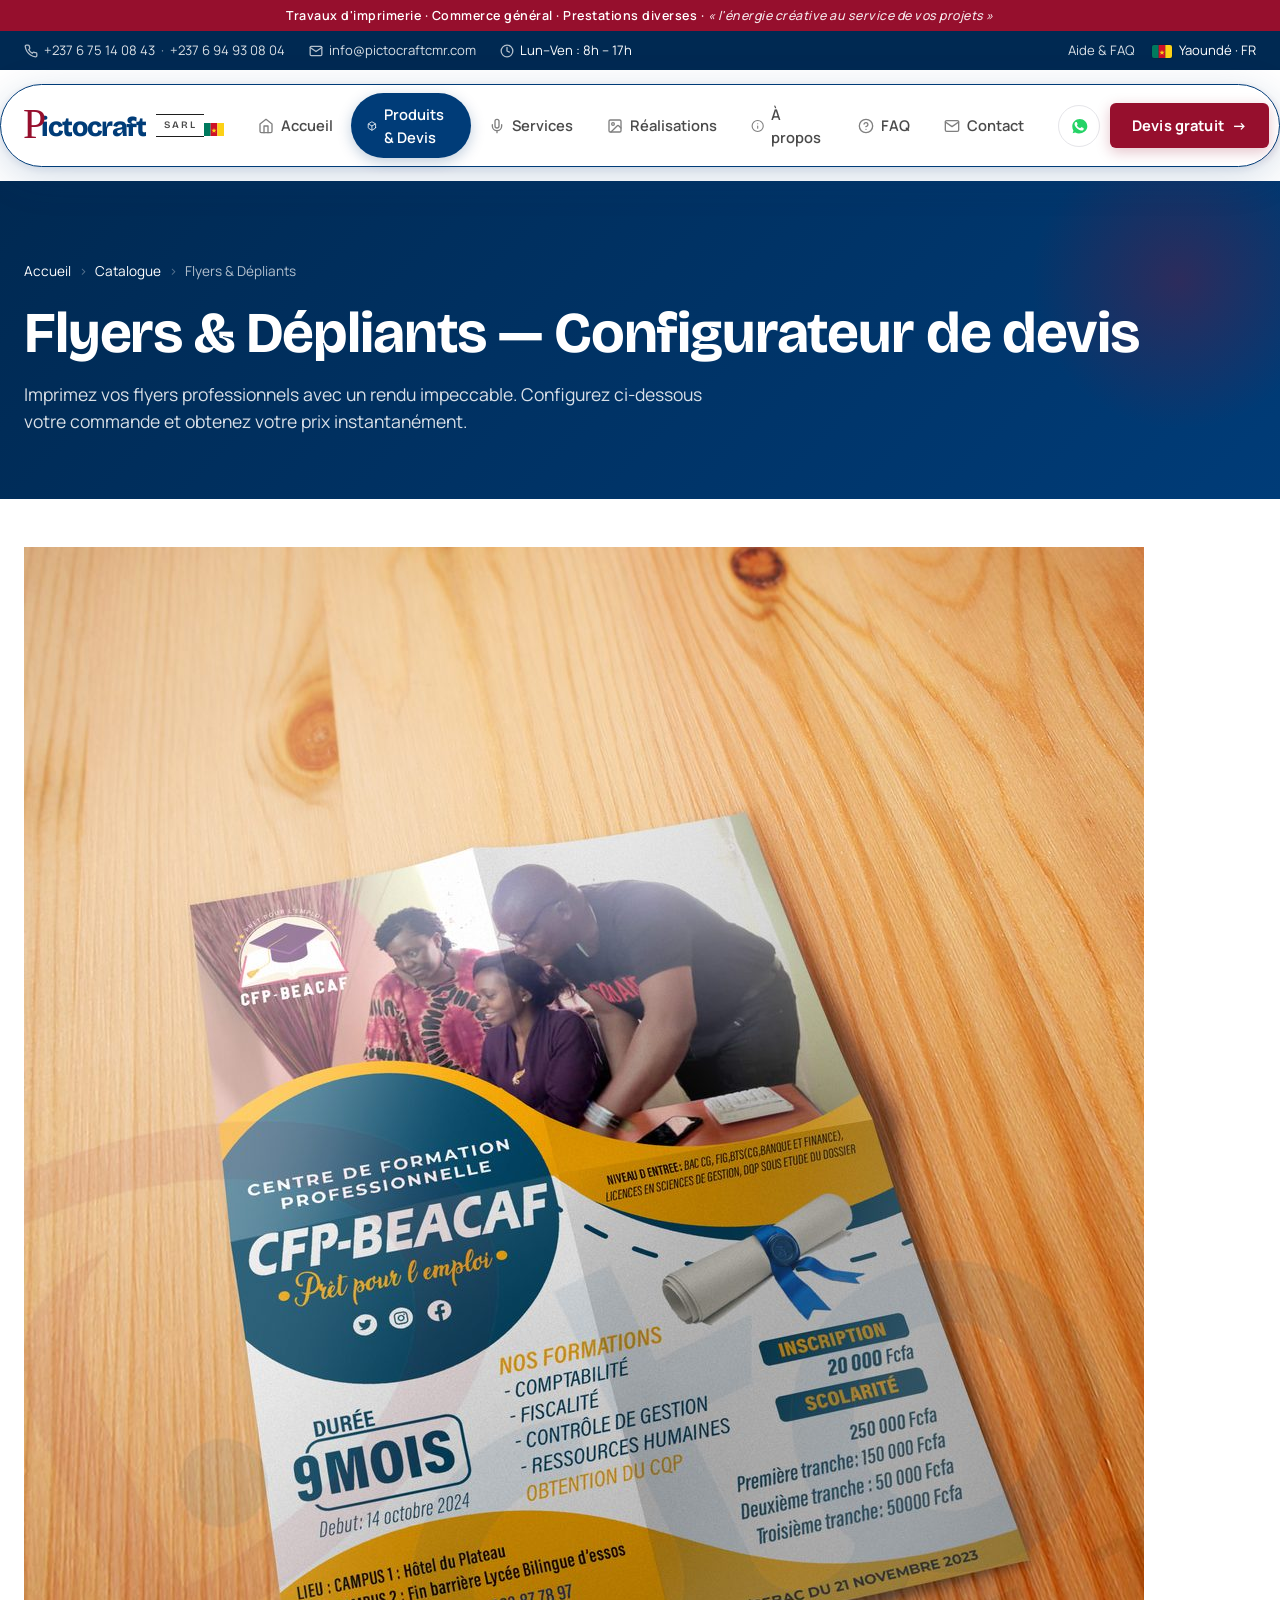
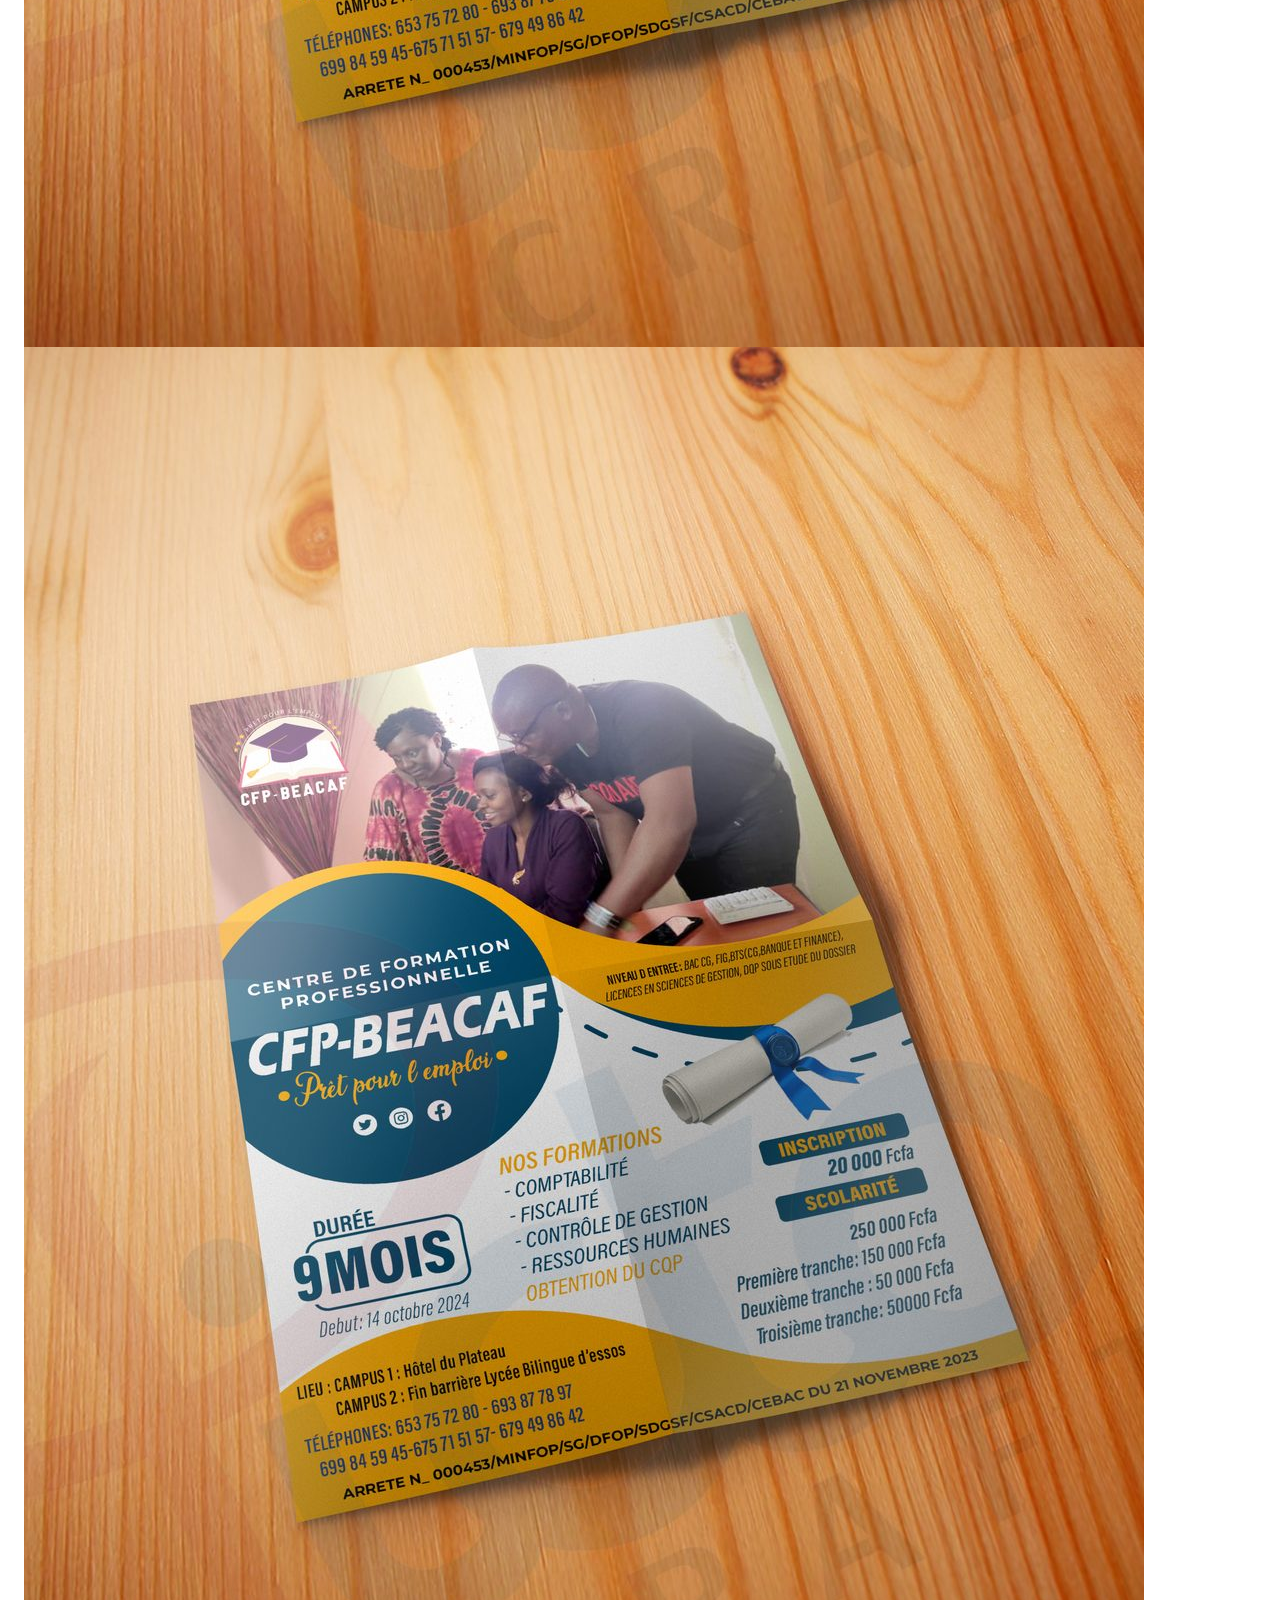
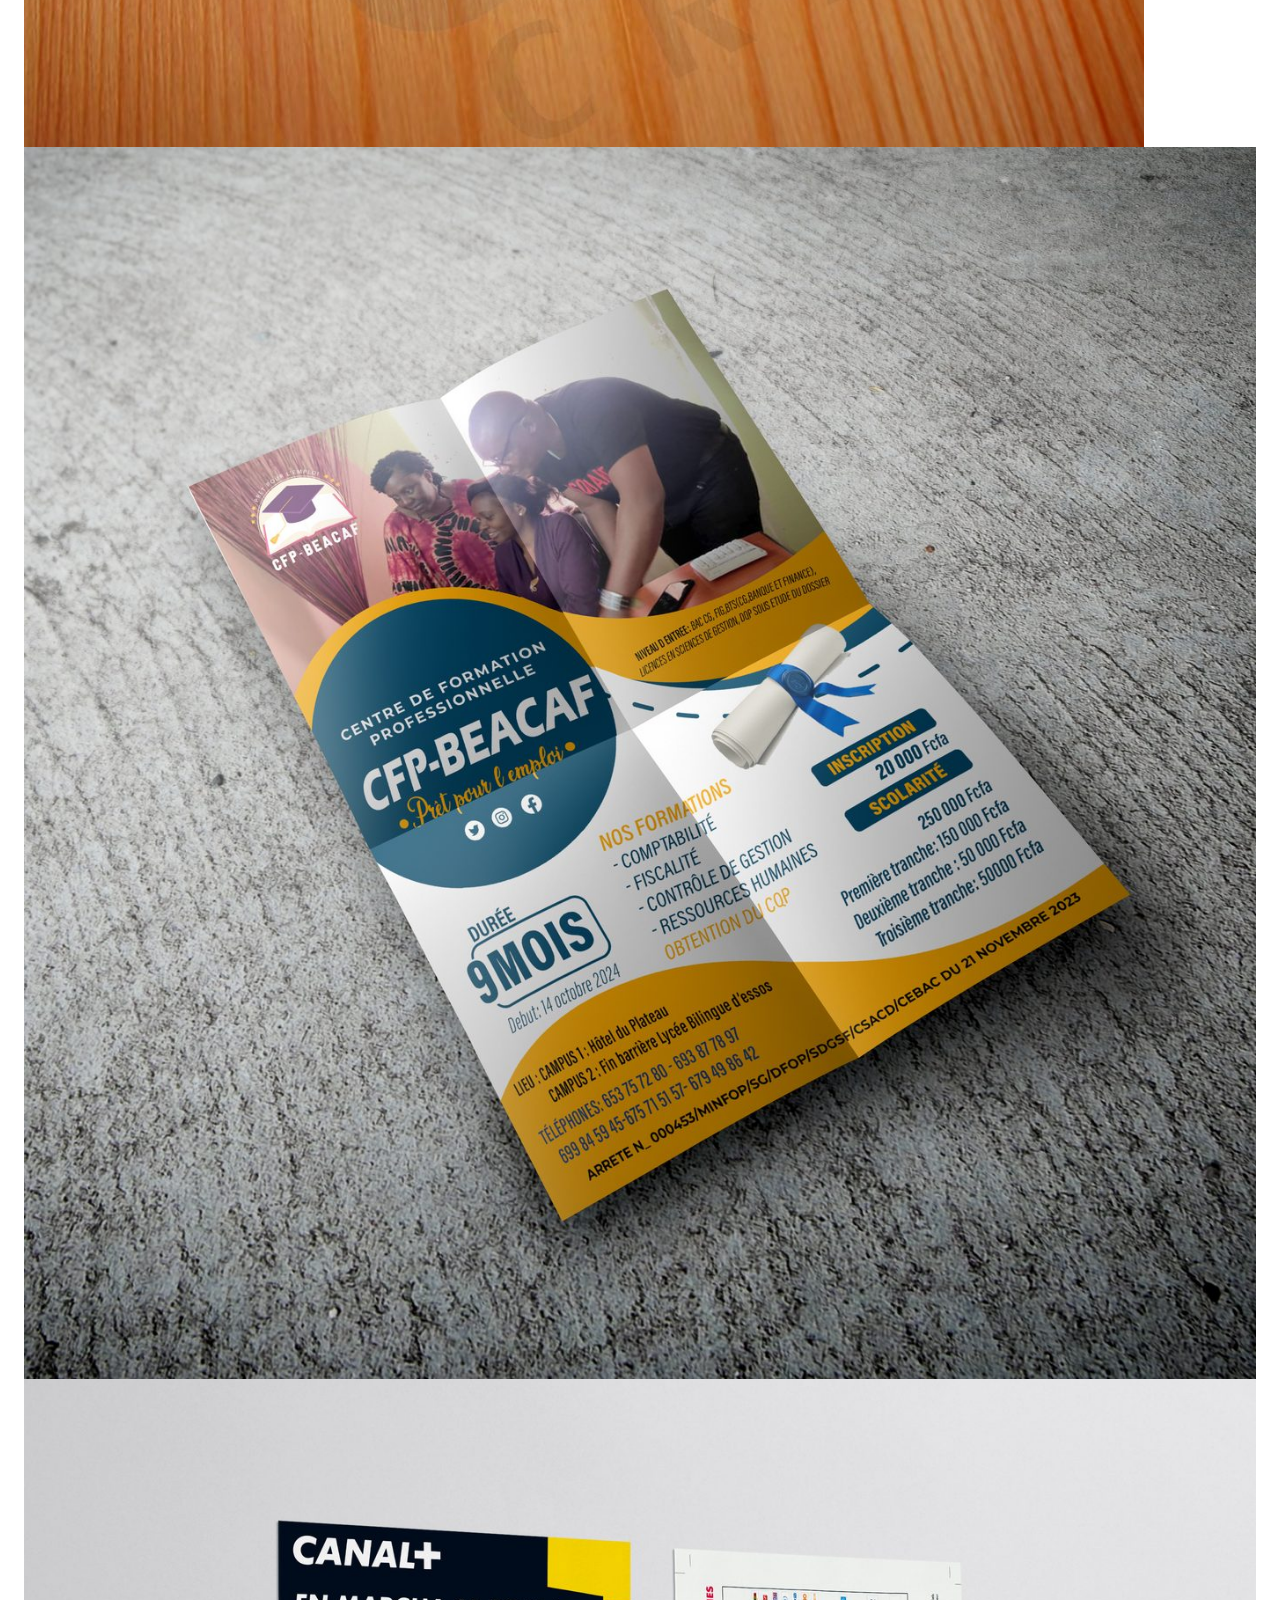
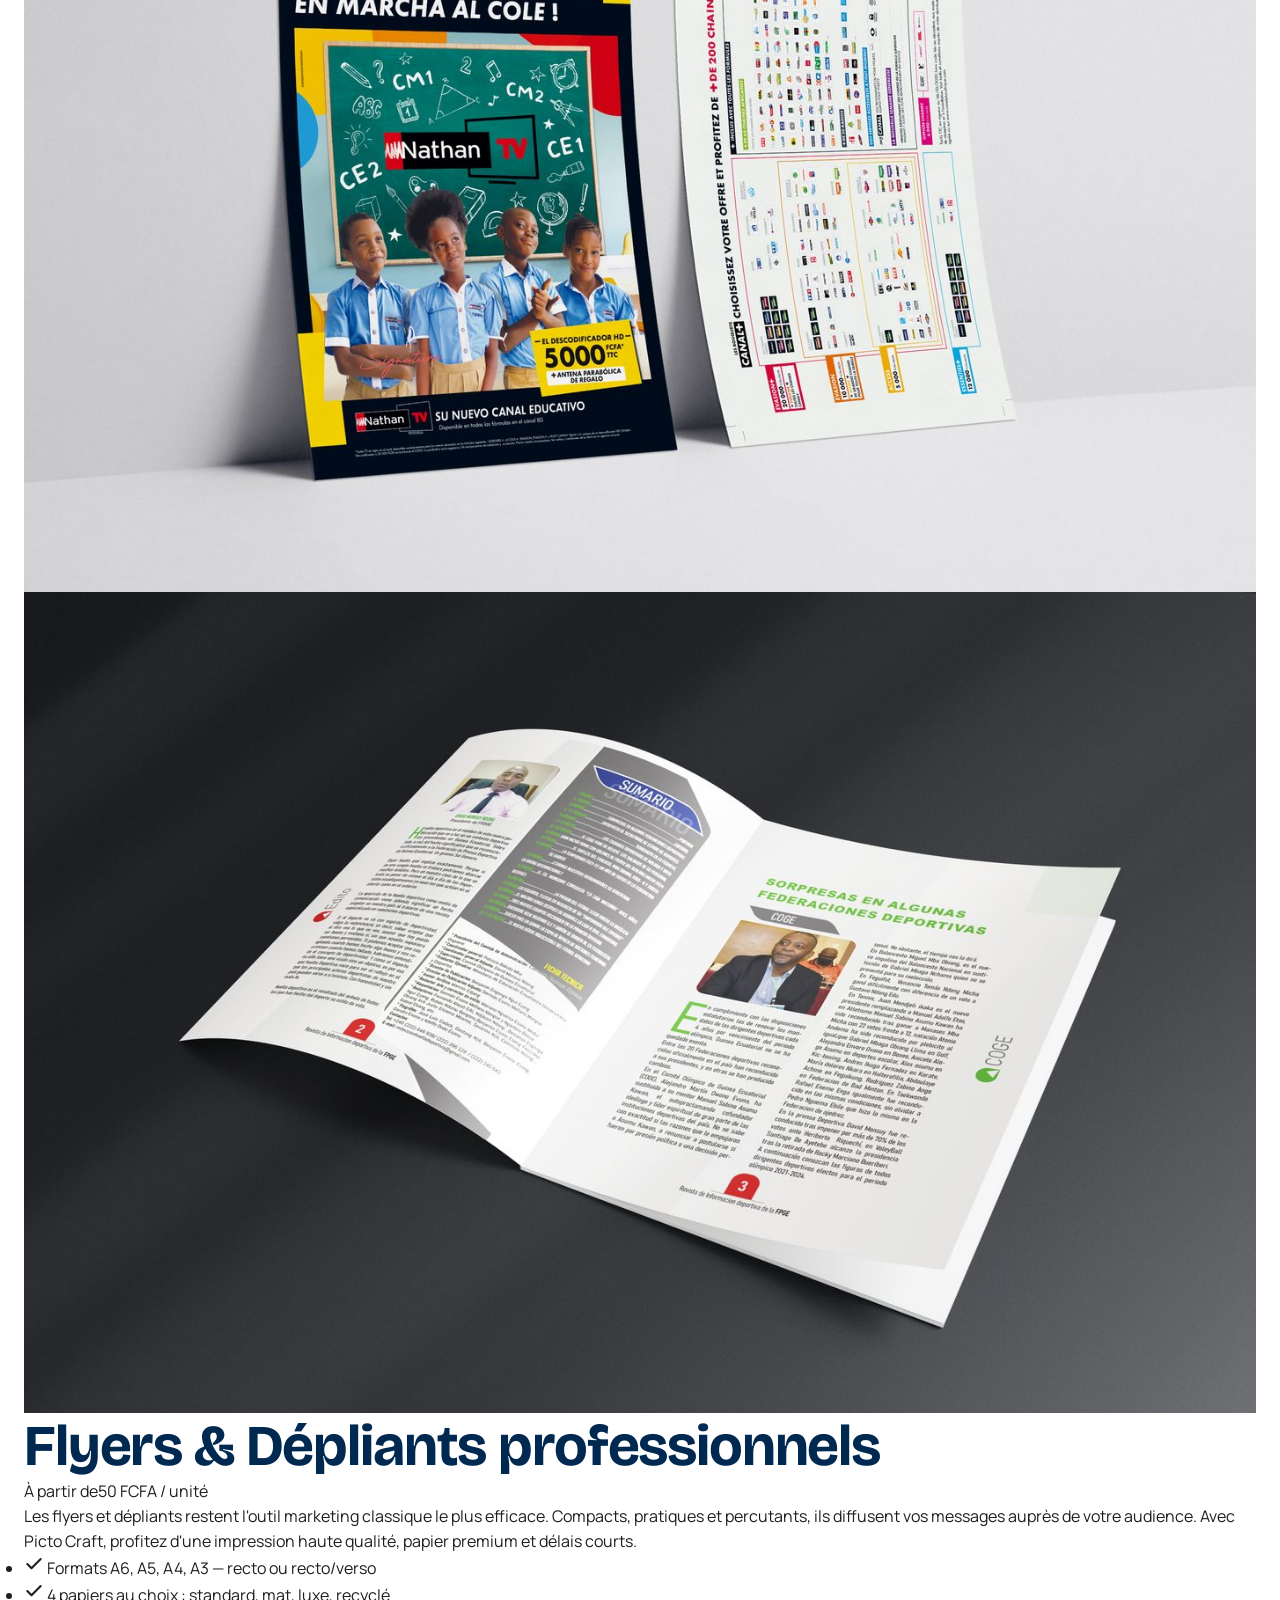
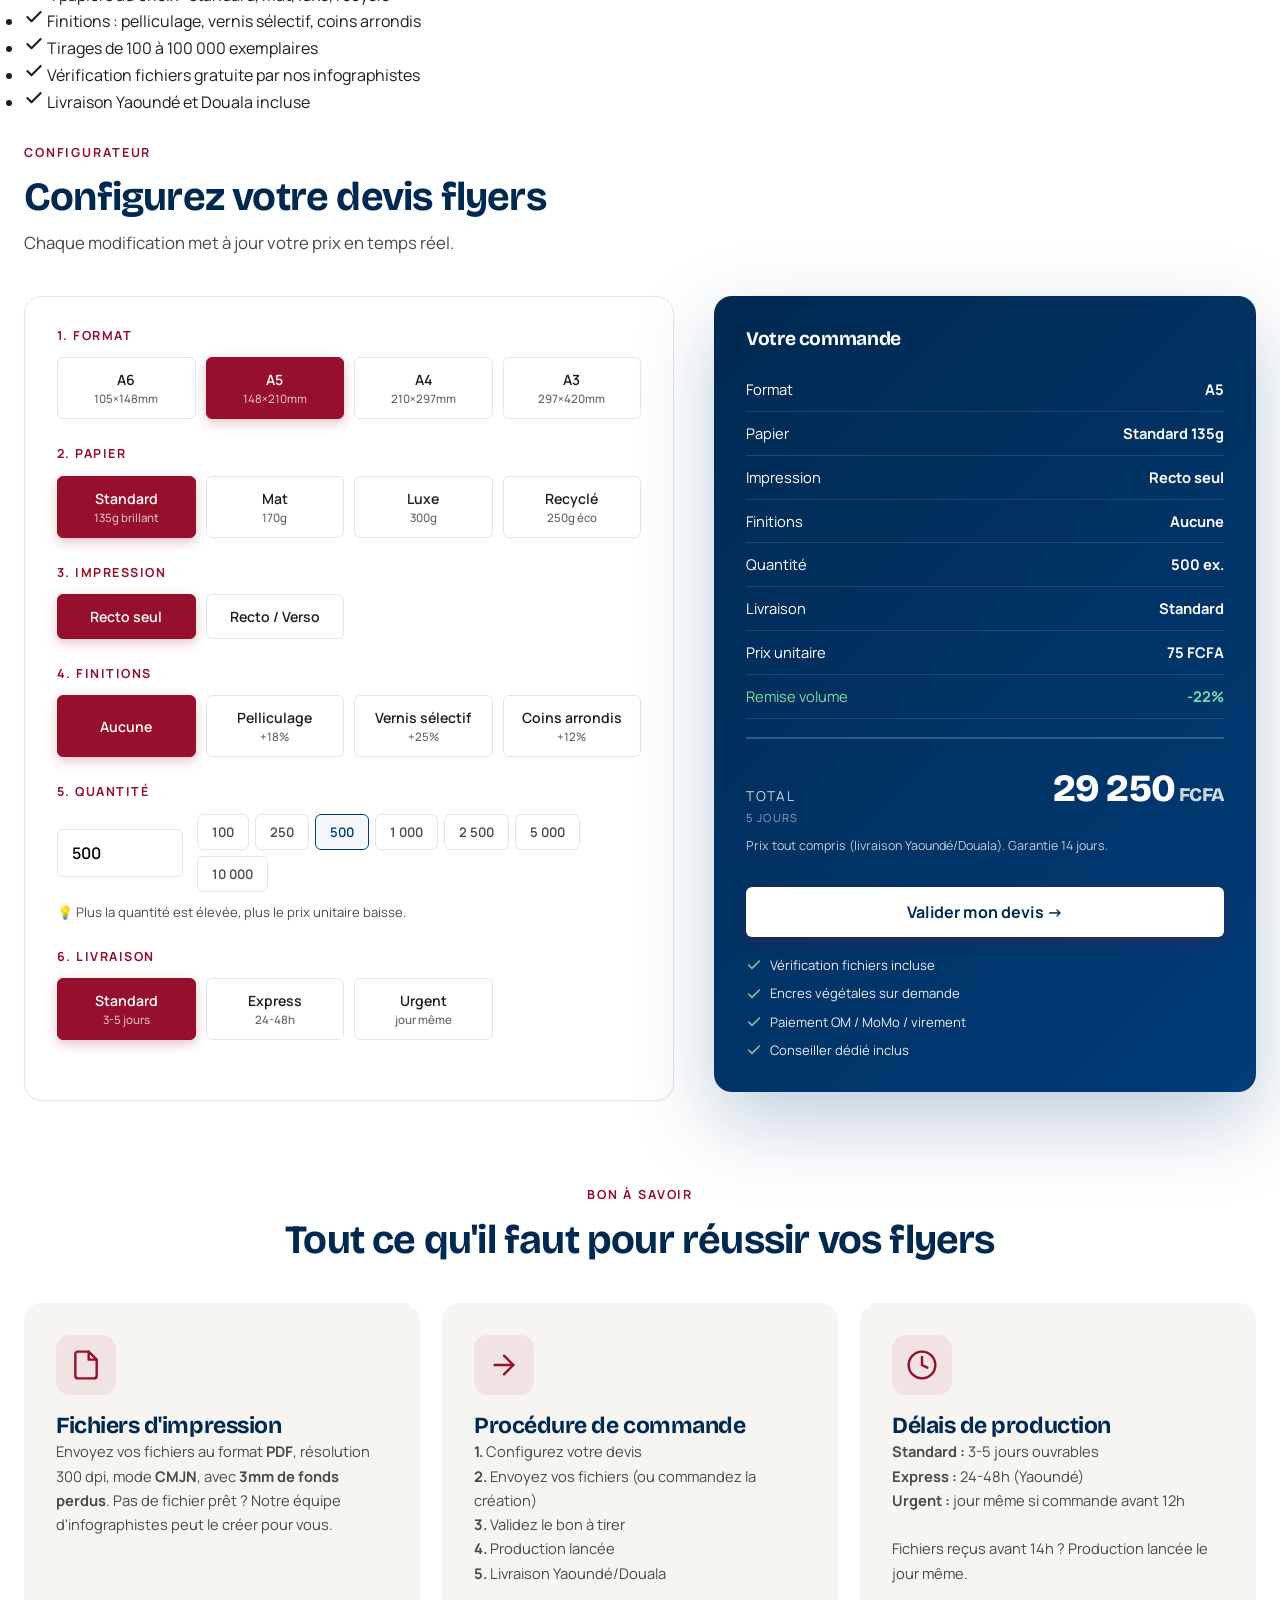
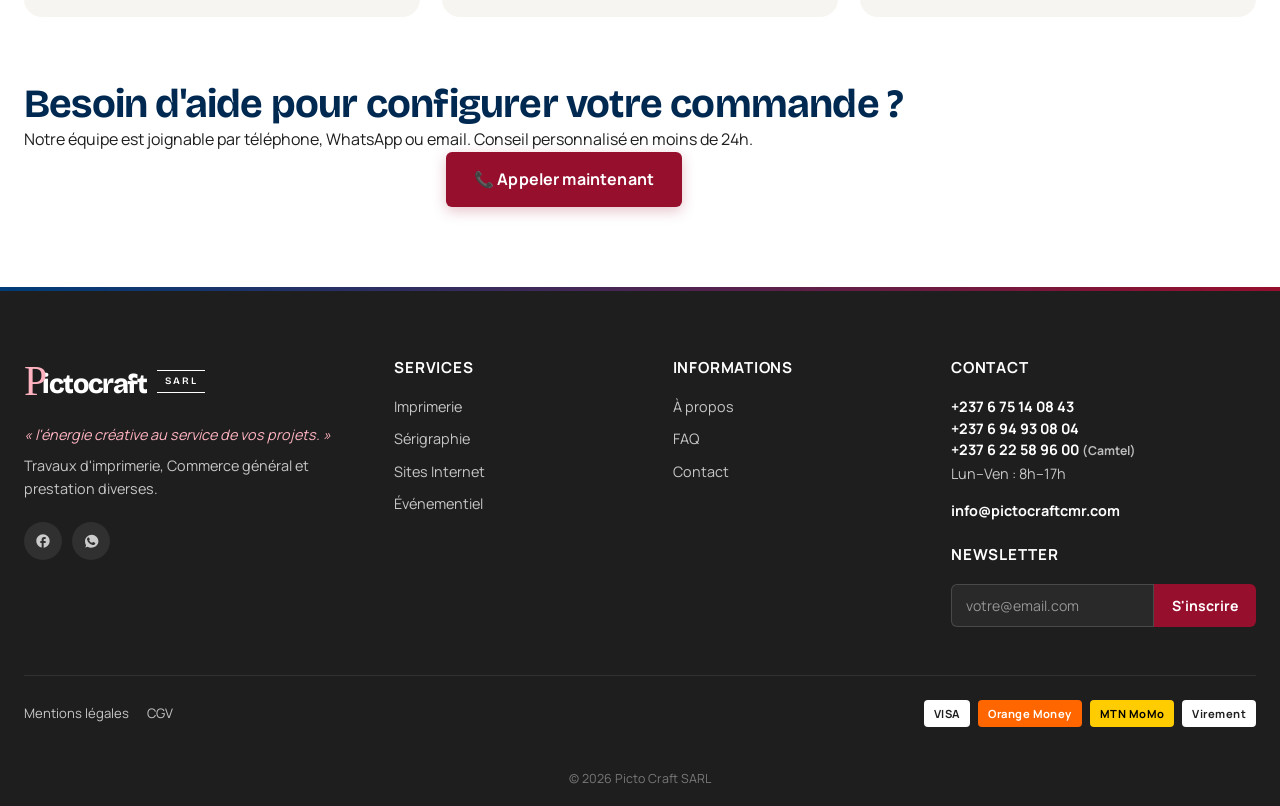
<file: produit-flyers.html>
<!DOCTYPE html>
<html lang="fr">
<head>
<meta charset="UTF-8">
<meta name="viewport" content="width=device-width,initial-scale=1.0">
<title>Flyers & Dépliants — Configurateur de devis | Picto Craft</title>
<meta name="description" content="Imprimez vos flyers professionnels à partir de 50 FCFA. Configurez votre devis en ligne : format, papier, quantité, finitions. Devis instantané.">
<meta name="robots" content="index,follow">
<link rel="preconnect" href="https://fonts.googleapis.com">
<link rel="preconnect" href="https://fonts.gstatic.com" crossorigin>
<link href="https://fonts.googleapis.com/css2?family=Bricolage+Grotesque:opsz,wght@12..96,400;12..96,500;12..96,700;12..96,800&family=Manrope:wght@400;500;600;700&display=swap" rel="stylesheet">
<link rel="stylesheet" href="assets/css/style.css?v=20260626b">
</head>
<body>

<div id="pc-navbar" data-active="devis"></div>

<!-- BANNER -->
<section class="page-banner">
  <div class="container">
    <div class="breadcrumb">
      <a href="index.html">Accueil</a><span class="sep">›</span><a href="produits.html">Catalogue</a><span class="sep">›</span>Flyers & Dépliants
    </div>
    <h1>Flyers & Dépliants — Configurateur de devis</h1>
    <p class="subtitle">Imprimez vos flyers professionnels avec un rendu impeccable. Configurez ci-dessous votre commande et obtenez votre prix instantanément.</p>
  </div>
</section>

<!-- DETAIL PRODUIT -->
<section style="padding-top:48px">
  <div class="container">

    <div class="product-detail">
      <div class="product-gallery reveal-left">
        <div class="product-main-img"><img id="main-product-img" src="assets/images/products/flyers.jpg" alt="Flyer A5 mockup"></div>
        <div class="product-thumbs">
          <div class="product-thumb-mini active" data-src="assets/images/products/flyers.jpg"><img src="assets/images/products/flyers.jpg" alt=""></div>
          <div class="product-thumb-mini" data-src="assets/images/products/flyers2.jpg"><img src="assets/images/products/flyers2.jpg" alt=""></div>
          <div class="product-thumb-mini" data-src="assets/images/products/flyers3.jpg"><img src="assets/images/products/flyers3.jpg" alt=""></div>
          <div class="product-thumb-mini" data-src="assets/images/products/magazines.jpg"><img src="assets/images/products/magazines.jpg" alt=""></div>
        </div>
      </div>

      <div class="product-info reveal-right">
        <h1>Flyers & Dépliants professionnels</h1>
        <div class="price-from"><span class="lbl">À partir de</span><span class="val">50 FCFA / unité</span></div>
        <p class="desc">Les flyers et dépliants restent l'outil marketing classique le plus efficace. Compacts, pratiques et percutants, ils diffusent vos messages auprès de votre audience. Avec Picto Craft, profitez d'une impression haute qualité, papier premium et délais courts.</p>
        <ul class="product-features">
          <li><svg width="20" height="20" viewBox="0 0 24 24" fill="none" stroke="currentColor" stroke-width="2.5" stroke-linecap="round" stroke-linejoin="round"><polyline points="20 6 9 17 4 12"/></svg> Formats A6, A5, A4, A3 — recto ou recto/verso</li>
          <li><svg width="20" height="20" viewBox="0 0 24 24" fill="none" stroke="currentColor" stroke-width="2.5" stroke-linecap="round" stroke-linejoin="round"><polyline points="20 6 9 17 4 12"/></svg> 4 papiers au choix : standard, mat, luxe, recyclé</li>
          <li><svg width="20" height="20" viewBox="0 0 24 24" fill="none" stroke="currentColor" stroke-width="2.5" stroke-linecap="round" stroke-linejoin="round"><polyline points="20 6 9 17 4 12"/></svg> Finitions : pelliculage, vernis sélectif, coins arrondis</li>
          <li><svg width="20" height="20" viewBox="0 0 24 24" fill="none" stroke="currentColor" stroke-width="2.5" stroke-linecap="round" stroke-linejoin="round"><polyline points="20 6 9 17 4 12"/></svg> Tirages de 100 à 100 000 exemplaires</li>
          <li><svg width="20" height="20" viewBox="0 0 24 24" fill="none" stroke="currentColor" stroke-width="2.5" stroke-linecap="round" stroke-linejoin="round"><polyline points="20 6 9 17 4 12"/></svg> Vérification fichiers gratuite par nos infographistes</li>
          <li><svg width="20" height="20" viewBox="0 0 24 24" fill="none" stroke="currentColor" stroke-width="2.5" stroke-linecap="round" stroke-linejoin="round"><polyline points="20 6 9 17 4 12"/></svg> Livraison Yaoundé et Douala incluse</li>
        </ul>
      </div>
    </div>

    <!-- CONFIGURATEUR -->
    <div class="section-head" style="margin-top:24px">
      <span class="kicker">Configurateur</span>
      <h2>Configurez votre devis flyers</h2>
      <p>Chaque modification met à jour votre prix en temps réel.</p>
    </div>

    <div class="configurator">
      <div class="config-options reveal-left">

        <div class="config-group">
          <h4>1. Format</h4>
          <div class="options">
            <button class="opt-btn" data-group="format" data-value="A6">A6<small>105×148mm</small></button>
            <button class="opt-btn selected" data-group="format" data-value="A5">A5<small>148×210mm</small></button>
            <button class="opt-btn" data-group="format" data-value="A4">A4<small>210×297mm</small></button>
            <button class="opt-btn" data-group="format" data-value="A3">A3<small>297×420mm</small></button>
          </div>
        </div>

        <div class="config-group">
          <h4>2. Papier</h4>
          <div class="options">
            <button class="opt-btn selected" data-group="paper" data-value="std-135">Standard<small>135g brillant</small></button>
            <button class="opt-btn" data-group="paper" data-value="mat-170">Mat<small>170g</small></button>
            <button class="opt-btn" data-group="paper" data-value="lux-300">Luxe<small>300g</small></button>
            <button class="opt-btn" data-group="paper" data-value="recy">Recyclé<small>250g éco</small></button>
          </div>
        </div>

        <div class="config-group">
          <h4>3. Impression</h4>
          <div class="options">
            <button class="opt-btn selected" data-group="sides" data-value="recto">Recto seul</button>
            <button class="opt-btn" data-group="sides" data-value="recto-verso">Recto / Verso</button>
          </div>
        </div>

        <div class="config-group">
          <h4>4. Finitions</h4>
          <div class="options">
            <button class="opt-btn selected" data-group="finitions" data-value="aucune">Aucune</button>
            <button class="opt-btn" data-group="finitions" data-value="pellicule">Pelliculage<small>+18%</small></button>
            <button class="opt-btn" data-group="finitions" data-value="vernis">Vernis sélectif<small>+25%</small></button>
            <button class="opt-btn" data-group="finitions" data-value="arrondi">Coins arrondis<small>+12%</small></button>
          </div>
        </div>

        <div class="config-group">
          <h4>5. Quantité</h4>
          <div class="qty-control">
            <input type="number" id="qty-input" min="100" max="100000" step="50" value="500">
            <div class="qty-quick">
              <button data-qty="100">100</button>
              <button data-qty="250">250</button>
              <button data-qty="500" class="selected">500</button>
              <button data-qty="1000">1 000</button>
              <button data-qty="2500">2 500</button>
              <button data-qty="5000">5 000</button>
              <button data-qty="10000">10 000</button>
            </div>
          </div>
          <p style="font-size:.82rem;color:var(--ink-soft);margin-top:10px">💡 Plus la quantité est élevée, plus le prix unitaire baisse.</p>
        </div>

        <div class="config-group">
          <h4>6. Livraison</h4>
          <div class="options">
            <button class="opt-btn selected" data-group="delivery" data-value="standard">Standard<small>3-5 jours</small></button>
            <button class="opt-btn" data-group="delivery" data-value="express">Express<small>24-48h</small></button>
            <button class="opt-btn" data-group="delivery" data-value="urgent">Urgent<small>jour même</small></button>
          </div>
        </div>
      </div>

      <!-- SUMMARY -->
      <div class="config-summary reveal-right">
        <h3>Votre commande</h3>
        <div class="summary-line"><span>Format</span><strong id="sum-format">A5</strong></div>
        <div class="summary-line"><span>Papier</span><strong id="sum-paper">Standard 135g</strong></div>
        <div class="summary-line"><span>Impression</span><strong id="sum-sides">Recto seul</strong></div>
        <div class="summary-line"><span>Finitions</span><strong id="sum-finitions">Aucune</strong></div>
        <div class="summary-line"><span>Quantité</span><strong id="sum-quantity">500 ex.</strong></div>
        <div class="summary-line"><span>Livraison</span><strong id="sum-delivery">Standard</strong></div>
        <div class="summary-line"><span>Prix unitaire</span><strong id="sum-unit">75 FCFA</strong></div>
        <div class="summary-line" id="sum-discount-line" style="color:#7BD9A7"><span>Remise volume</span><strong id="sum-discount" style="color:#7BD9A7">-22%</strong></div>

        <div class="summary-total">
          <span class="lbl">Total<br><span style="font-size:.7rem;opacity:.7" id="sum-days">5 jours</span></span>
          <span class="price"><span id="sum-total">29 250</span><small>FCFA</small></span>
        </div>

        <p class="summary-meta">Prix tout compris (livraison Yaoundé/Douala). Garantie 14 jours.</p>

        <button class="btn-primary" id="config-submit">Valider mon devis →</button>

        <div class="summary-features">
          <div><svg width="16" height="16" viewBox="0 0 24 24" fill="none" stroke="currentColor" stroke-width="2.5" stroke-linecap="round" stroke-linejoin="round"><polyline points="20 6 9 17 4 12"/></svg> Vérification fichiers incluse</div>
          <div><svg width="16" height="16" viewBox="0 0 24 24" fill="none" stroke="currentColor" stroke-width="2.5" stroke-linecap="round" stroke-linejoin="round"><polyline points="20 6 9 17 4 12"/></svg> Encres végétales sur demande</div>
          <div><svg width="16" height="16" viewBox="0 0 24 24" fill="none" stroke="currentColor" stroke-width="2.5" stroke-linecap="round" stroke-linejoin="round"><polyline points="20 6 9 17 4 12"/></svg> Paiement OM / MoMo / virement</div>
          <div><svg width="16" height="16" viewBox="0 0 24 24" fill="none" stroke="currentColor" stroke-width="2.5" stroke-linecap="round" stroke-linejoin="round"><polyline points="20 6 9 17 4 12"/></svg> Conseiller dédié inclus</div>
        </div>
      </div>
    </div>

    <!-- INFOS COMPLÉMENTAIRES -->
    <div style="margin-top:80px" class="reveal">
      <div class="section-head center">
        <span class="kicker">Bon à savoir</span>
        <h2>Tout ce qu'il faut pour réussir vos flyers</h2>
      </div>

      <div class="products-grid stagger" style="grid-template-columns:repeat(3,1fr)">
        <div style="background:var(--cream);padding:32px;border-radius:var(--radius-lg)">
          <div class="benefit-icon" style="margin-bottom:18px"><svg width="32" height="32" viewBox="0 0 24 24" fill="none" stroke="currentColor" stroke-width="1.8" stroke-linecap="round" stroke-linejoin="round"><path d="M14 2H6a2 2 0 0 0-2 2v16a2 2 0 0 0 2 2h12a2 2 0 0 0 2-2V8z"/><polyline points="14 2 14 8 20 8"/></svg></div>
          <h3>Fichiers d'impression</h3>
          <p style="color:var(--ink-soft);font-size:.92rem;line-height:1.65">Envoyez vos fichiers au format <strong>PDF</strong>, résolution 300 dpi, mode <strong>CMJN</strong>, avec <strong>3mm de fonds perdus</strong>. Pas de fichier prêt ? Notre équipe d'infographistes peut le créer pour vous.</p>
        </div>

        <div style="background:var(--cream);padding:32px;border-radius:var(--radius-lg)">
          <div class="benefit-icon" style="margin-bottom:18px"><svg width="32" height="32" viewBox="0 0 24 24" fill="none" stroke="currentColor" stroke-width="1.8" stroke-linecap="round" stroke-linejoin="round"><path d="M5 12h14"/><path d="m12 5 7 7-7 7"/></svg></div>
          <h3>Procédure de commande</h3>
          <p style="color:var(--ink-soft);font-size:.92rem;line-height:1.65"><strong>1.</strong> Configurez votre devis<br><strong>2.</strong> Envoyez vos fichiers (ou commandez la création)<br><strong>3.</strong> Validez le bon à tirer<br><strong>4.</strong> Production lancée<br><strong>5.</strong> Livraison Yaoundé/Douala</p>
        </div>

        <div style="background:var(--cream);padding:32px;border-radius:var(--radius-lg)">
          <div class="benefit-icon" style="margin-bottom:18px"><svg width="32" height="32" viewBox="0 0 24 24" fill="none" stroke="currentColor" stroke-width="1.8" stroke-linecap="round" stroke-linejoin="round"><circle cx="12" cy="12" r="10"/><path d="M12 6v6l4 2"/></svg></div>
          <h3>Délais de production</h3>
          <p style="color:var(--ink-soft);font-size:.92rem;line-height:1.65"><strong>Standard :</strong> 3-5 jours ouvrables<br><strong>Express :</strong> 24-48h (Yaoundé)<br><strong>Urgent :</strong> jour même si commande avant 12h<br><br>Fichiers reçus avant 14h ? Production lancée le jour même.</p>
        </div>
      </div>
    </div>

    <div class="cta-banner reveal-scale" style="margin-top:64px">
      <h2>Besoin d'aide pour configurer votre commande ?</h2>
      <p>Notre équipe est joignable par téléphone, WhatsApp ou email. Conseil personnalisé en moins de 24h.</p>
      <div style="display:flex;gap:12px;justify-content:center;flex-wrap:wrap;position:relative;z-index:2">
        <a href="tel:+237675140843" class="btn-primary btn-large">📞 Appeler maintenant</a>
        <a href="https://wa.me/237675140843" data-bind-whatsapp class="btn-outline btn-large" style="border-color:#fff;color:#fff !important">WhatsApp</a>
      </div>
    </div>

  </div>
</section>

<!-- FOOTER -->
<footer>
  <div class="container">
    <div class="footer-grid">
      <div class="footer-brand">
        <a href="index.html" class="logo"><span class="p" style="color:#FFB3C0">P</span><span class="name">ictocraft</span><span class="sarl">SARL</span></a>
        <p style="font-style:italic;color:#FFB3C0;margin-bottom:8px">« l'énergie créative au service de vos projets. »</p><p>Travaux d'imprimerie, Commerce général et prestation diverses.</p>
        <div class="socials">
          <a href="#" aria-label="Facebook"><svg width="16" height="16" viewBox="0 0 24 24" fill="currentColor"><path d="M22 12c0-5.52-4.48-10-10-10S2 6.48 2 12c0 4.84 3.44 8.87 8 9.8V15H8v-3h2V9.5C10 7.57 11.57 6 13.5 6H16v3h-2c-.55 0-1 .45-1 1v2h3v3h-3v6.95c5.05-.5 9-4.76 9-9.95z"/></svg></a>
          <a href="https://wa.me/237675140843" data-bind-whatsapp aria-label="WhatsApp"><svg width="16" height="16" viewBox="0 0 24 24" fill="currentColor"><path d="M17.5 14.4c-.3-.1-1.7-.8-2-.9-.3-.1-.5-.1-.7.1-.2.3-.7.9-.9 1.1-.2.2-.3.2-.6.1-1.7-.8-2.9-1.5-4-3.5-.3-.5.3-.5.8-1.5.1-.2 0-.3 0-.5s-.7-1.6-.9-2.2c-.2-.6-.5-.5-.7-.5h-.6c-.2 0-.5.1-.8.4-.3.3-1 1-1 2.5 0 1.5 1.1 2.9 1.2 3.1.1.2 2.1 3.3 5.2 4.6 2 .8 2.7.9 3.7.8.6-.1 1.8-.7 2-1.4.2-.7.2-1.3.2-1.4-.1-.1-.3-.2-.6-.3zm-5.5 7.6c-1.8 0-3.5-.5-5-1.4l-3.5 1.1 1.1-3.4c-1-1.6-1.6-3.5-1.6-5.5 0-5.6 4.5-10.1 10-10.1 5.6 0 10.1 4.5 10.1 10.1S17.5 22 12 22z"/></svg></a>
        </div>
      </div>
      <div><h4>Services</h4><ul>
        <li><a href="produits.html#imprimerie">Imprimerie</a></li>
        <li><a href="produits.html#textile">Sérigraphie</a></li>
        <li><a href="produits.html#sites">Sites Internet</a></li>
        <li><a href="produits.html#evenementiel">Événementiel</a></li>
      </ul></div>
      <div><h4>Informations</h4><ul>
        <li><a href="a-propos.html">À propos</a></li>
        <li><a href="faq.html">FAQ</a></li>
        <li><a href="contact.html">Contact</a></li>
      </ul></div>
      <div class="footer-contact">
        <h4>Contact</h4>
        <div class="contact-block"><strong>+237 6 75 14 08 43<br>+237 6 94 93 08 04<br>+237 6 22 58 96 00 <span style="opacity:.7;font-size:.85em">(Camtel)</span></strong>Lun–Ven : 8h–17h</div>
        <div class="contact-block"><strong>info@pictocraftcmr.com</strong></div>
        <h4 style="margin-top:24px">Newsletter</h4>
        <form class="newsletter-form"><input type="email" placeholder="votre@email.com" required><button>S'inscrire</button></form>
      </div>
    </div>
    <div class="footer-bottom">
      <div class="legal"><a href="#">Mentions légales</a><a href="#">CGV</a></div>
      <div class="payments"><span>VISA</span><span class="om">Orange Money</span><span class="mtn">MTN MoMo</span><span>Virement</span></div>
    </div>
    <div style="text-align:center;padding:18px 0;font-size:.78rem;color:rgba(255,255,255,.4)">© 2026 Picto Craft SARL</div>
  </div>
</footer>

<script src="assets/js/navbar.js?v=20260626c"></script>
<script src="assets/js/config.js?v=20260626b"></script>
<script src="assets/js/binder.js?v=20260626b"></script>
<script src="assets/js/main.js?v=20260626b"></script>
<script src="assets/js/configurator.js?v=20260626b"></script>
<script>
// Galerie produit — changement d'image
document.querySelectorAll('.product-thumb-mini').forEach(t => {
  t.addEventListener('click', () => {
    document.querySelectorAll('.product-thumb-mini').forEach(m => m.classList.remove('active'));
    document.getElementById('main-product-img').src = t.dataset.src;
  });
});
</script>
</body>
</html>
</file>
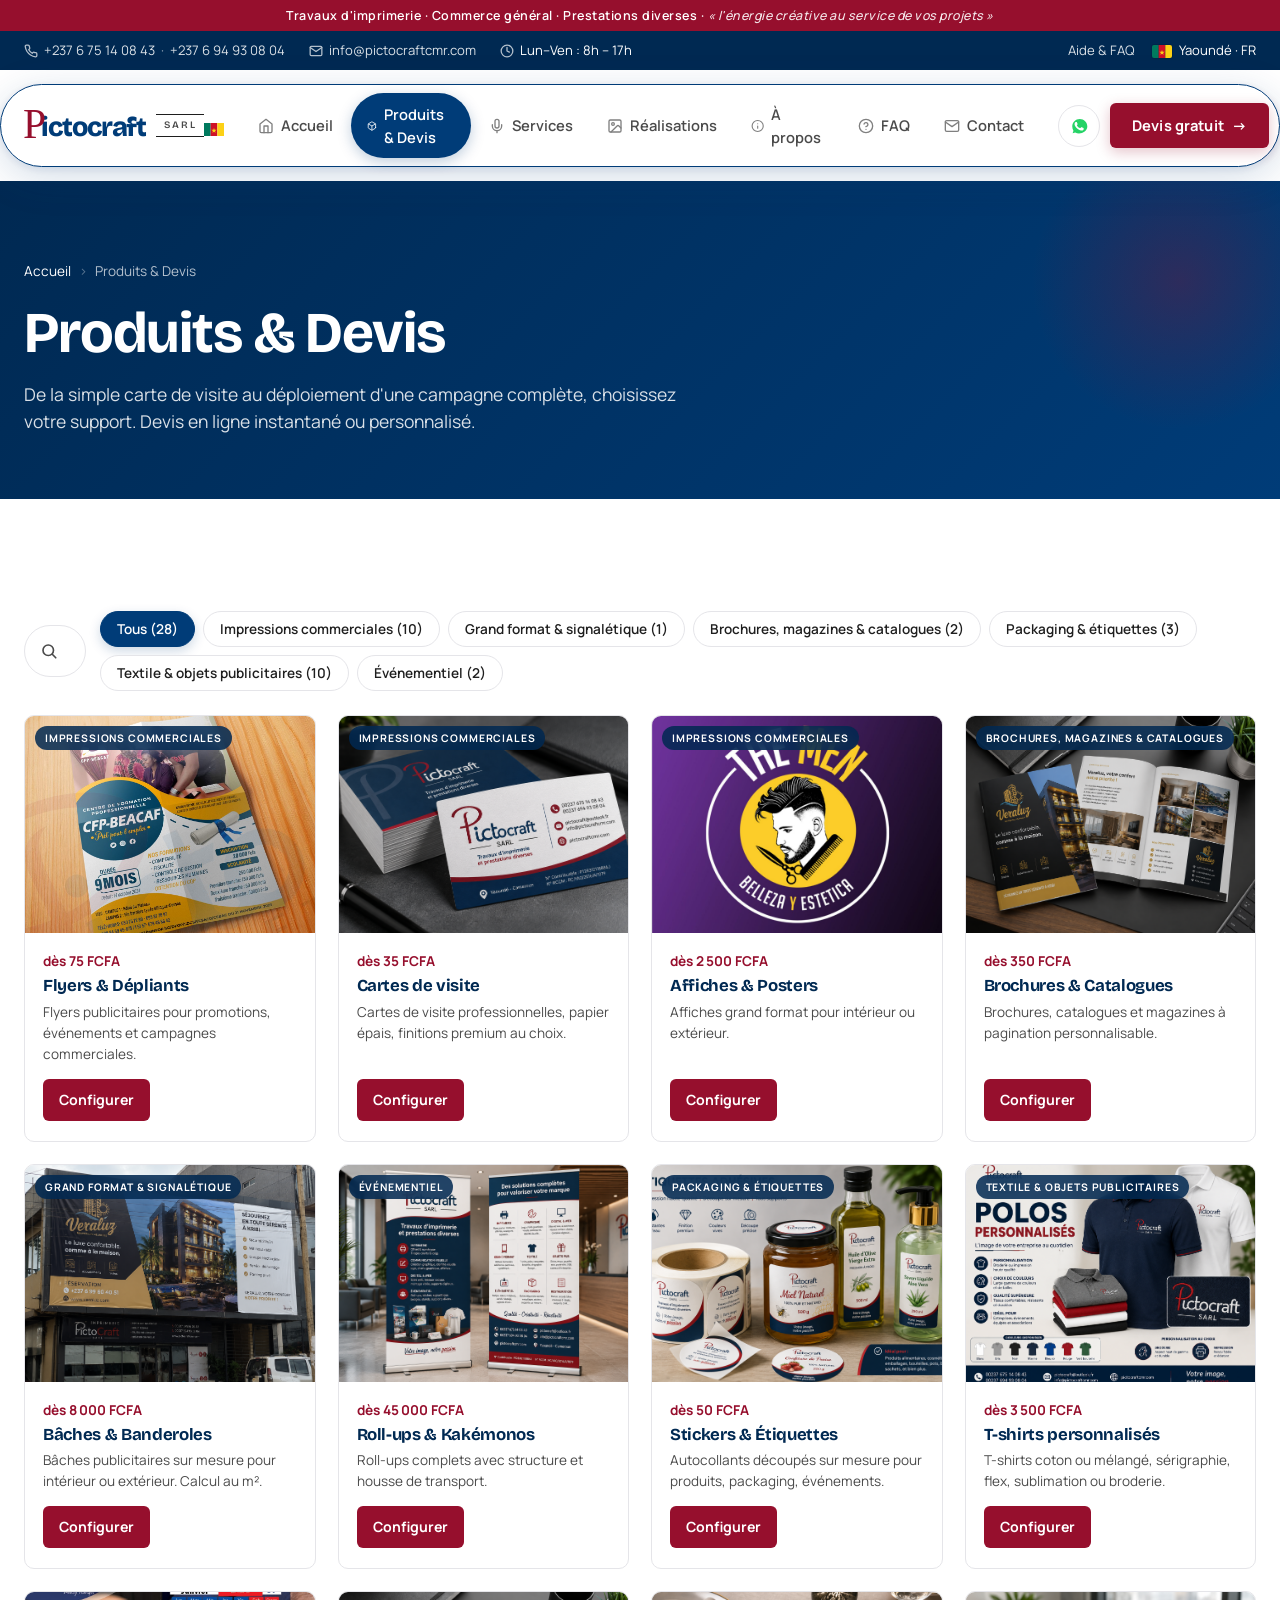
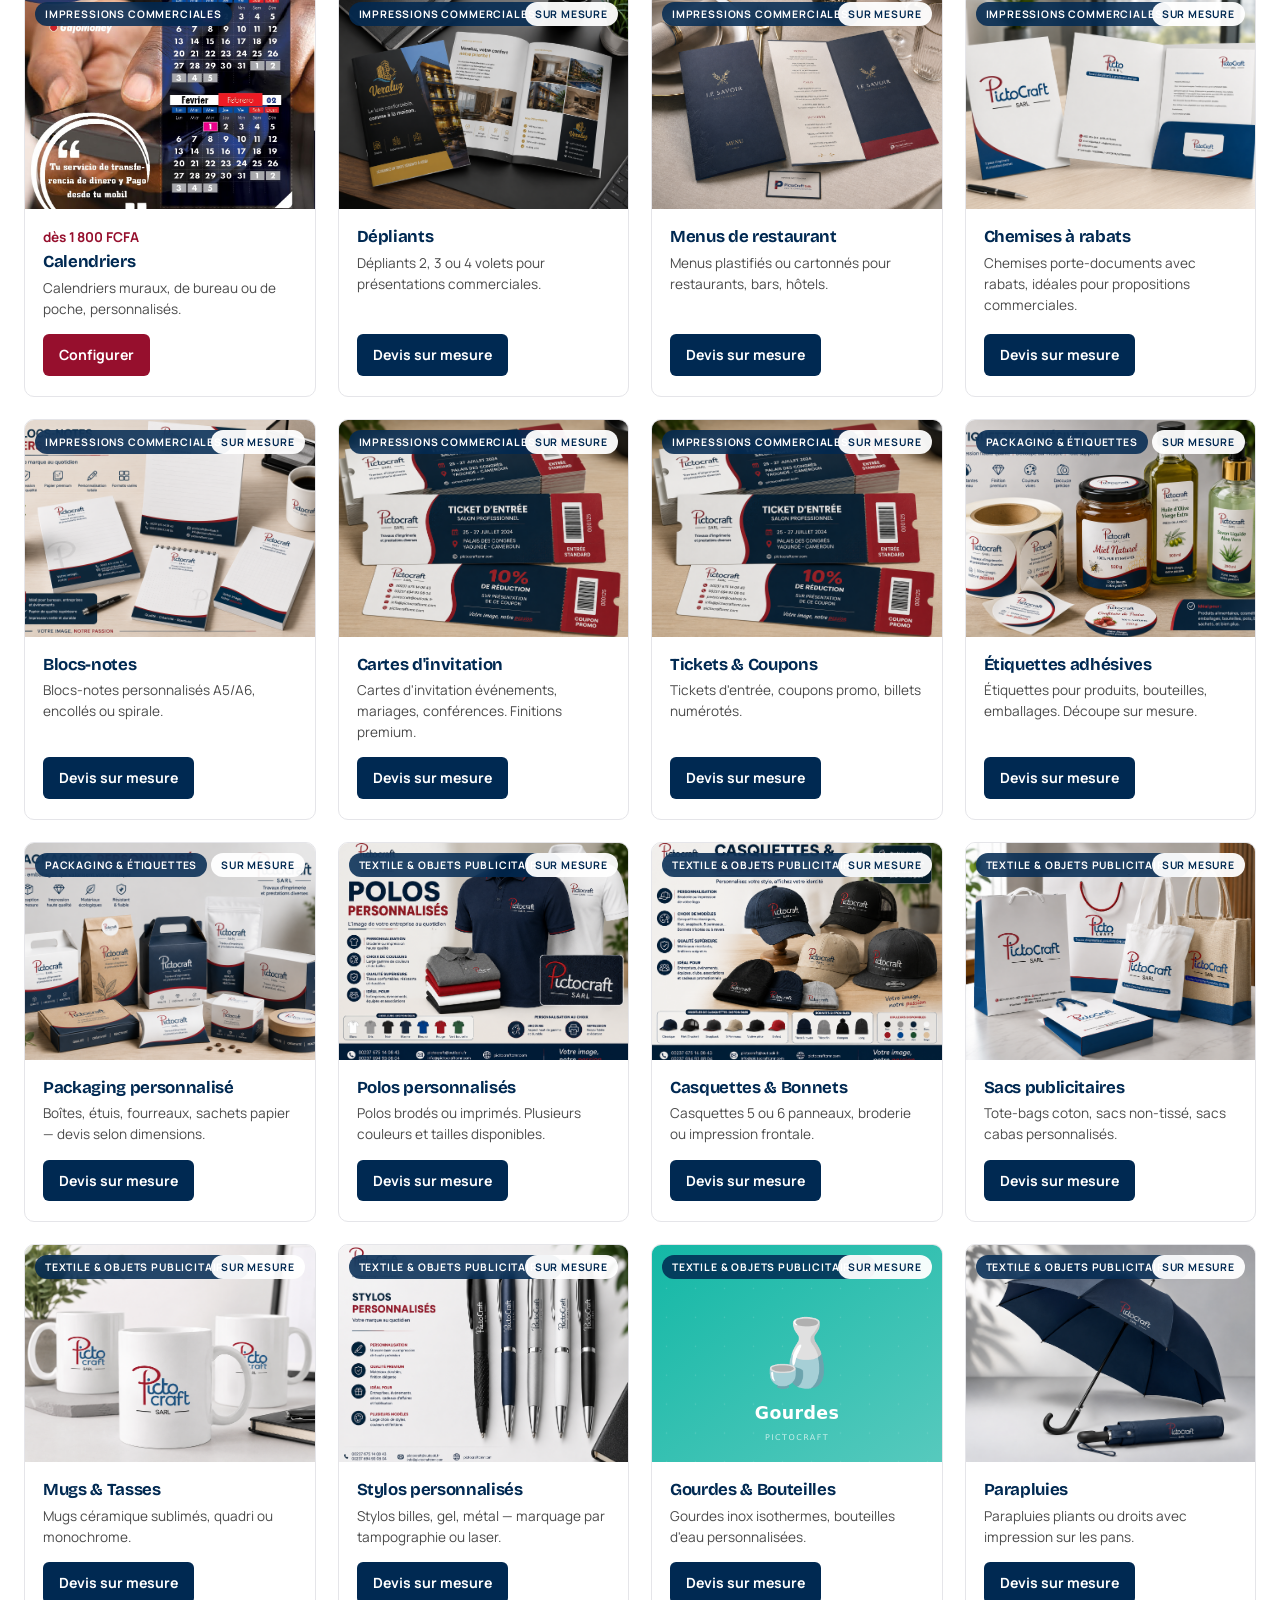
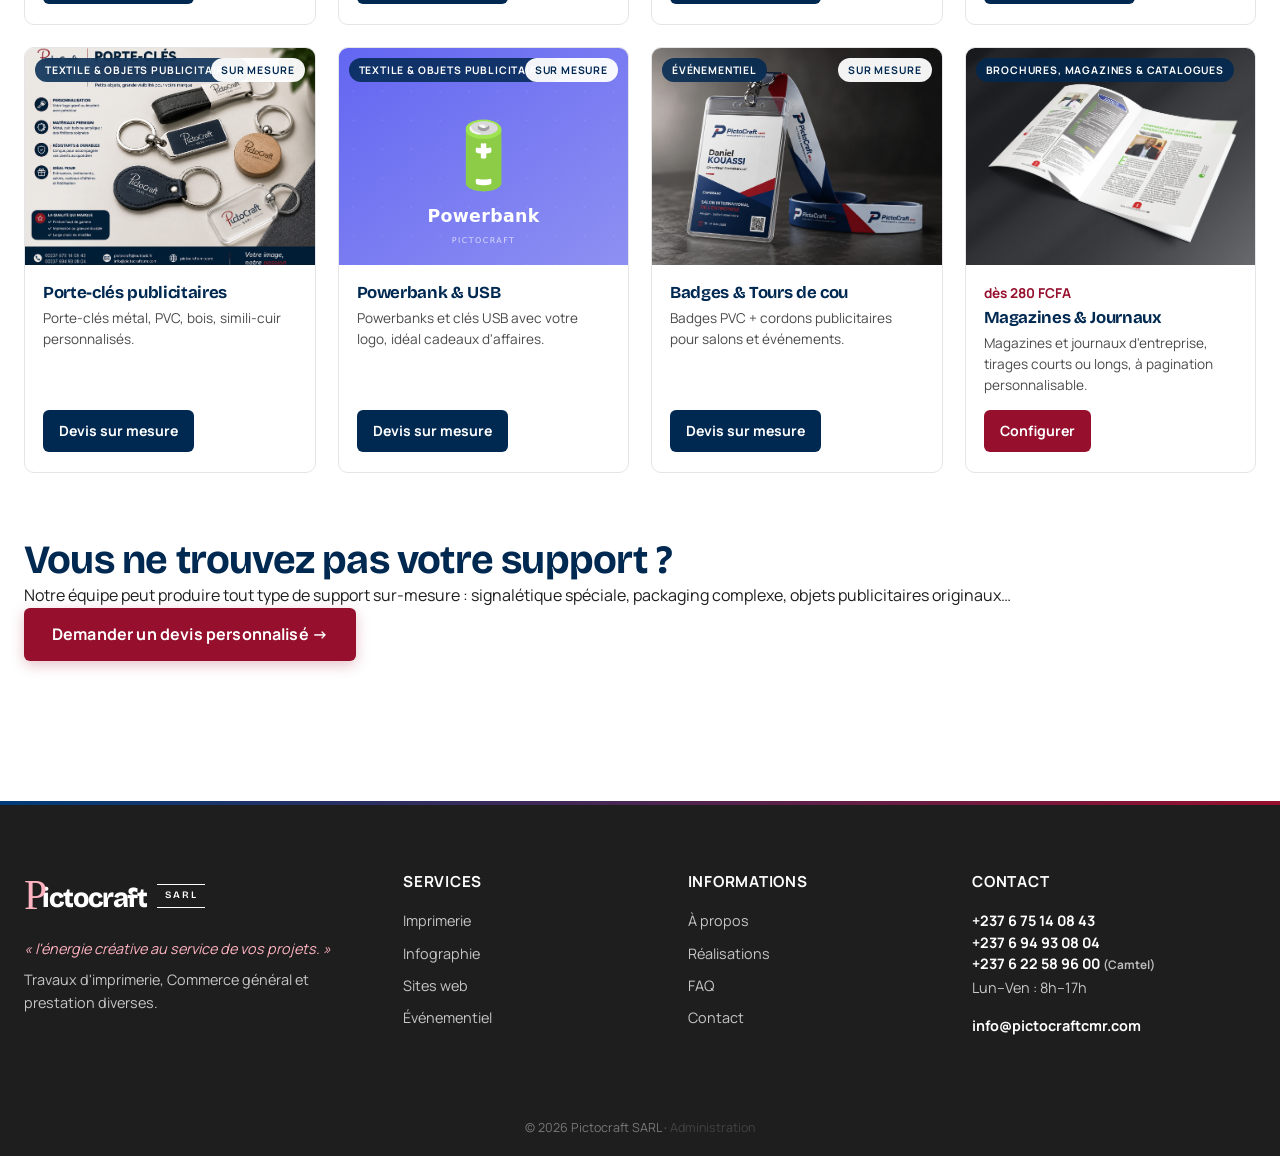
<file: produits.html>
<!DOCTYPE html>
<html lang="fr">
<head>
<meta charset="UTF-8">
<meta name="viewport" content="width=device-width,initial-scale=1.0">
<meta http-equiv="Cache-Control" content="no-cache, no-store, must-revalidate">
<meta name="X-Build-Time" content="1783470561">
<meta http-equiv="Pragma" content="no-cache">
<meta http-equiv="Expires" content="0">
<title>Produits & Devis — Pictocraft</title>
<meta name="description" content="Tous les produits Pictocraft : flyers, cartes de visite, brochures, bâches, t-shirts, calendriers, magazines et bien plus. Devis en ligne ou sur mesure.">
<meta name="robots" content="index,follow">
<link rel="preconnect" href="https://fonts.googleapis.com">
<link rel="preconnect" href="https://fonts.gstatic.com" crossorigin>
<link href="https://fonts.googleapis.com/css2?family=Bricolage+Grotesque:opsz,wght@12..96,400;12..96,500;12..96,700;12..96,800&family=Manrope:wght@400;500;600;700&display=swap" rel="stylesheet">
<link rel="stylesheet" href="assets/css/style.css?v=20260708e">
<link rel="stylesheet" href="assets/css/devis.css?v=20260708e">
</head>
<body>

<div id="pc-navbar" data-active="devis"></div>

<section class="page-banner">
  <div class="container">
    <div class="breadcrumb"><a href="index.html">Accueil</a><span class="sep">›</span>Produits & Devis</div>
    <h1>Produits & Devis</h1>
    <p class="subtitle">De la simple carte de visite au déploiement d'une campagne complète, choisissez votre support. Devis en ligne instantané ou personnalisé.</p>
  </div>
</section>

<section>
  <div class="container">

    <div class="devis-toolbar">
      <div class="devis-search">
        <svg width="18" height="18" viewBox="0 0 24 24" fill="none" stroke="currentColor" stroke-width="2.2" stroke-linecap="round" stroke-linejoin="round"><circle cx="11" cy="11" r="7"/><path d="m21 21-4.3-4.3"/></svg>
        <input type="search" id="search-input" placeholder="Rechercher un produit (flyers, cartes, t-shirts…)" aria-label="Rechercher">
      </div>
      <div class="devis-filters" id="filters">
        <button class="devis-filter active" data-cat="all">Tous</button>
      </div>
    </div>

    <div id="grid" class="devis-grid">
      <div class="devis-empty">Chargement des produits…</div>
    </div>

    <div class="cta-banner" style="margin-top:64px">
      <h2>Vous ne trouvez pas votre support ?</h2>
      <p>Notre équipe peut produire tout type de support sur-mesure : signalétique spéciale, packaging complexe, objets publicitaires originaux…</p>
      <a href="contact.html" class="btn-primary btn-large">Demander un devis personnalisé →</a>
    </div>

  </div>
</section>

<footer style="margin-top:60px">
  <div class="container">
    <div class="footer-grid">
      <div class="footer-brand">
        <a href="index.html" class="logo"><span class="p" style="color:#FFB3C0">P</span><span class="name">ictocraft</span><span class="sarl">SARL</span></a>
        <p style="font-style:italic;color:#FFB3C0;margin-bottom:8px">« l'énergie créative au service de vos projets. »</p>
        <p>Travaux d'imprimerie, Commerce général et prestation diverses.</p>
      </div>
      <div><h4>Services</h4><ul>
        <li><a href="services.html">Imprimerie</a></li>
        <li><a href="services.html">Infographie</a></li>
        <li><a href="services.html">Sites web</a></li>
        <li><a href="services.html">Événementiel</a></li>
      </ul></div>
      <div><h4>Informations</h4><ul>
        <li><a href="a-propos.html">À propos</a></li>
        <li><a href="realisations.html">Réalisations</a></li>
        <li><a href="faq.html">FAQ</a></li>
        <li><a href="contact.html">Contact</a></li>
      </ul></div>
      <div class="footer-contact">
        <h4>Contact</h4>
        <div class="contact-block"><strong><a href="tel:+237675140843" data-bind-tel1 style="color:#fff">+237 6 75 14 08 43</a><br><a href="tel:+237694930804" style="color:#fff">+237 6 94 93 08 04</a><br><a href="tel:+237622589600" style="color:#fff">+237 6 22 58 96 00 <span style="opacity:.7;font-size:.82em">(Camtel)</span></a></strong>Lun–Ven : 8h–17h</div>
        <div class="contact-block"><strong><a href="mailto:info@pictocraftcmr.com" data-bind-email1 style="color:#fff">info@pictocraftcmr.com</a></strong></div>
      </div>
    </div>
    <div style="text-align:center;padding:18px 0;font-size:.78rem;color:rgba(255,255,255,.4)">© 2026 Pictocraft SARL · <a href="admin-pro.html" style="opacity:.4">Administration</a></div>
  </div>
</footer>

<script src="assets/js/navbar.js?v=20260708e"></script>
<script src="assets/js/config.js?v=20260708e"></script>
<script src="assets/js/binder.js?v=20260708e"></script>
<script src="assets/js/main.js?v=20260708e"></script>
<script src="assets/js/products-loader-v3.js?v=20260708e"></script>
<script>
(async function(){
  const grid = document.getElementById('grid');
  const filtersEl = document.getElementById('filters');
  const search = document.getElementById('search-input');
  let allProducts = [], allCategories = [], activeCat = 'all', q = '';

  const escapeHtml = s => String(s||'').replace(/[<>&"]/g,c=>({'<':'&lt;','>':'&gt;','&':'&amp;','"':'&quot;'}[c]));
  const CACHE_V = Math.floor(Date.now() / 60000); // change toutes les minutes
  const bust = url => {
    if (!url) return '';
    if (url.startsWith('http')) return url;
    // Encoder les composants du path (espaces, apostrophes → %20, %27)
    const encoded = url.split('/').map(encodeURIComponent).join('/');
    return encoded.includes('?') ? encoded + '&v='+CACHE_V : encoded + '?v='+CACHE_V;
  };
  const fmt = (n,c) => Number(n||0).toLocaleString('fr-FR') + ' ' + (c||'FCFA');

  function renderGrid(){
    const filtered = allProducts
      .filter(p => p.active !== false)
      .filter(p => activeCat === 'all' || p.category === activeCat)
      .filter(p => !q || (p.name+' '+(p.description||'')+' '+p.slug).toLowerCase().includes(q))
      .sort((a,b) => (a.sortOrder||999) - (b.sortOrder||999));

    if (!filtered.length) { grid.innerHTML = '<div class="devis-empty">Aucun produit ne correspond à votre recherche.</div>'; return; }

    grid.innerHTML = filtered.map(p => {
      const cat = allCategories.find(c => c.slug === p.category);
      const configurable = p.configurable !== false;
      const href = configurable
        ? 'devis-produit.html?produit=' + encodeURIComponent(p.slug)
        : 'devis-produit.html?produit=' + encodeURIComponent(p.slug);
      const cta = escapeHtml(p.buttonLabel || (configurable ? 'Configurer →' : 'Devis sur mesure →'));
      const ctaCls = configurable ? 'devis-card-cta' : 'devis-card-cta devis-card-cta-sur-mesure';
      const badge = p.badge ? `<span class="devis-card-badge-mesure" style="background:var(--accent);color:#fff">${escapeHtml(p.badge)}</span>` : (!configurable ? '<span class="devis-card-badge-mesure">Sur mesure</span>' : '');
      const price = p.priceFrom ? `<div style="font-size:.85rem;color:var(--accent);font-weight:700;margin-bottom:4px">${escapeHtml(p.priceLabel||'dès')} ${fmt(p.priceFrom, p.currency)}</div>` : '';

      return `
        <a href="${href}" class="devis-card">
          <div class="devis-card-img">
            <img src="${bust(escapeHtml(p.image))}" alt="${escapeHtml(p.name)}" loading="lazy">
            ${cat ? `<span class="devis-card-cat">${escapeHtml(cat.name)}</span>` : ''}
            ${badge}
          </div>
          <div class="devis-card-body">
            ${price}
            <h3>${escapeHtml(p.name)}</h3>
            <p>${escapeHtml(p.description || '')}</p>
            <span class="${ctaCls}">${cta}</span>
          </div>
        </a>
      `;
    }).join('');
  }

  function setActiveCat(cat){
    activeCat = cat;
    filtersEl.querySelectorAll('.devis-filter').forEach(b => b.classList.toggle('active', b.dataset.cat === cat));
    renderGrid();
  }
  function renderFilters(){
    const cats = allCategories.filter(c => allProducts.some(p => p.category === c.slug && p.active !== false));
    cats.forEach(c => {
      const cnt = allProducts.filter(p => p.category === c.slug && p.active !== false).length;
      const btn = document.createElement('button');
      btn.className = 'devis-filter';
      btn.dataset.cat = c.slug;
      btn.textContent = `${c.name} (${cnt})`;
      btn.addEventListener('click', () => setActiveCat(c.slug));
      filtersEl.appendChild(btn);
    });
    filtersEl.querySelector('[data-cat=all]').addEventListener('click', () => setActiveCat('all'));
    filtersEl.querySelector('[data-cat=all]').textContent = `Tous (${allProducts.filter(p => p.active !== false).length})`;
  }
  search.addEventListener('input', () => { q = search.value.trim().toLowerCase(); renderGrid(); });

  // Fetch INLINE Supabase (bypass total du cache navigateur du loader externe)
  async function fetchProductsLive(){
    const SUP='https://dfdmasejsoibxrvubegu.supabase.co';
    const KEY='sb_publishable_FUNJl2eCG1rDiEZOUJsQdA_GQIl2YZM';
    try {
      const r = await fetch(SUP+'/rest/v1/pictocraft_products_config?active=eq.true&order=created_at.desc&limit=1&_='+Date.now(),
        {headers:{apikey:KEY}, cache:'no-store'});
      if (r.ok) {
        const arr = await r.json();
        if (arr && arr.length && arr[0].config && arr[0].config.products) return arr[0].config;
      }
    } catch(_){}
    // Fallback : JSON statique
    const r2 = await fetch('data/products.json?v='+Date.now(), {cache:'no-store'});
    return await r2.json();
  }
  try {
    const data = await fetchProductsLive();
    allProducts = data.products || [];
    allCategories = data.categories || [];
    renderFilters();
    renderGrid();
    console.log('[Pictocraft] Chargé', allProducts.length, 'produits');
  } catch (err) {
    grid.innerHTML = '<div class="devis-empty" style="color:#B91C1C">Impossible de charger les produits : ' + err.message + '</div>';
  }
})();
</script>
</body>
</html>
</file>
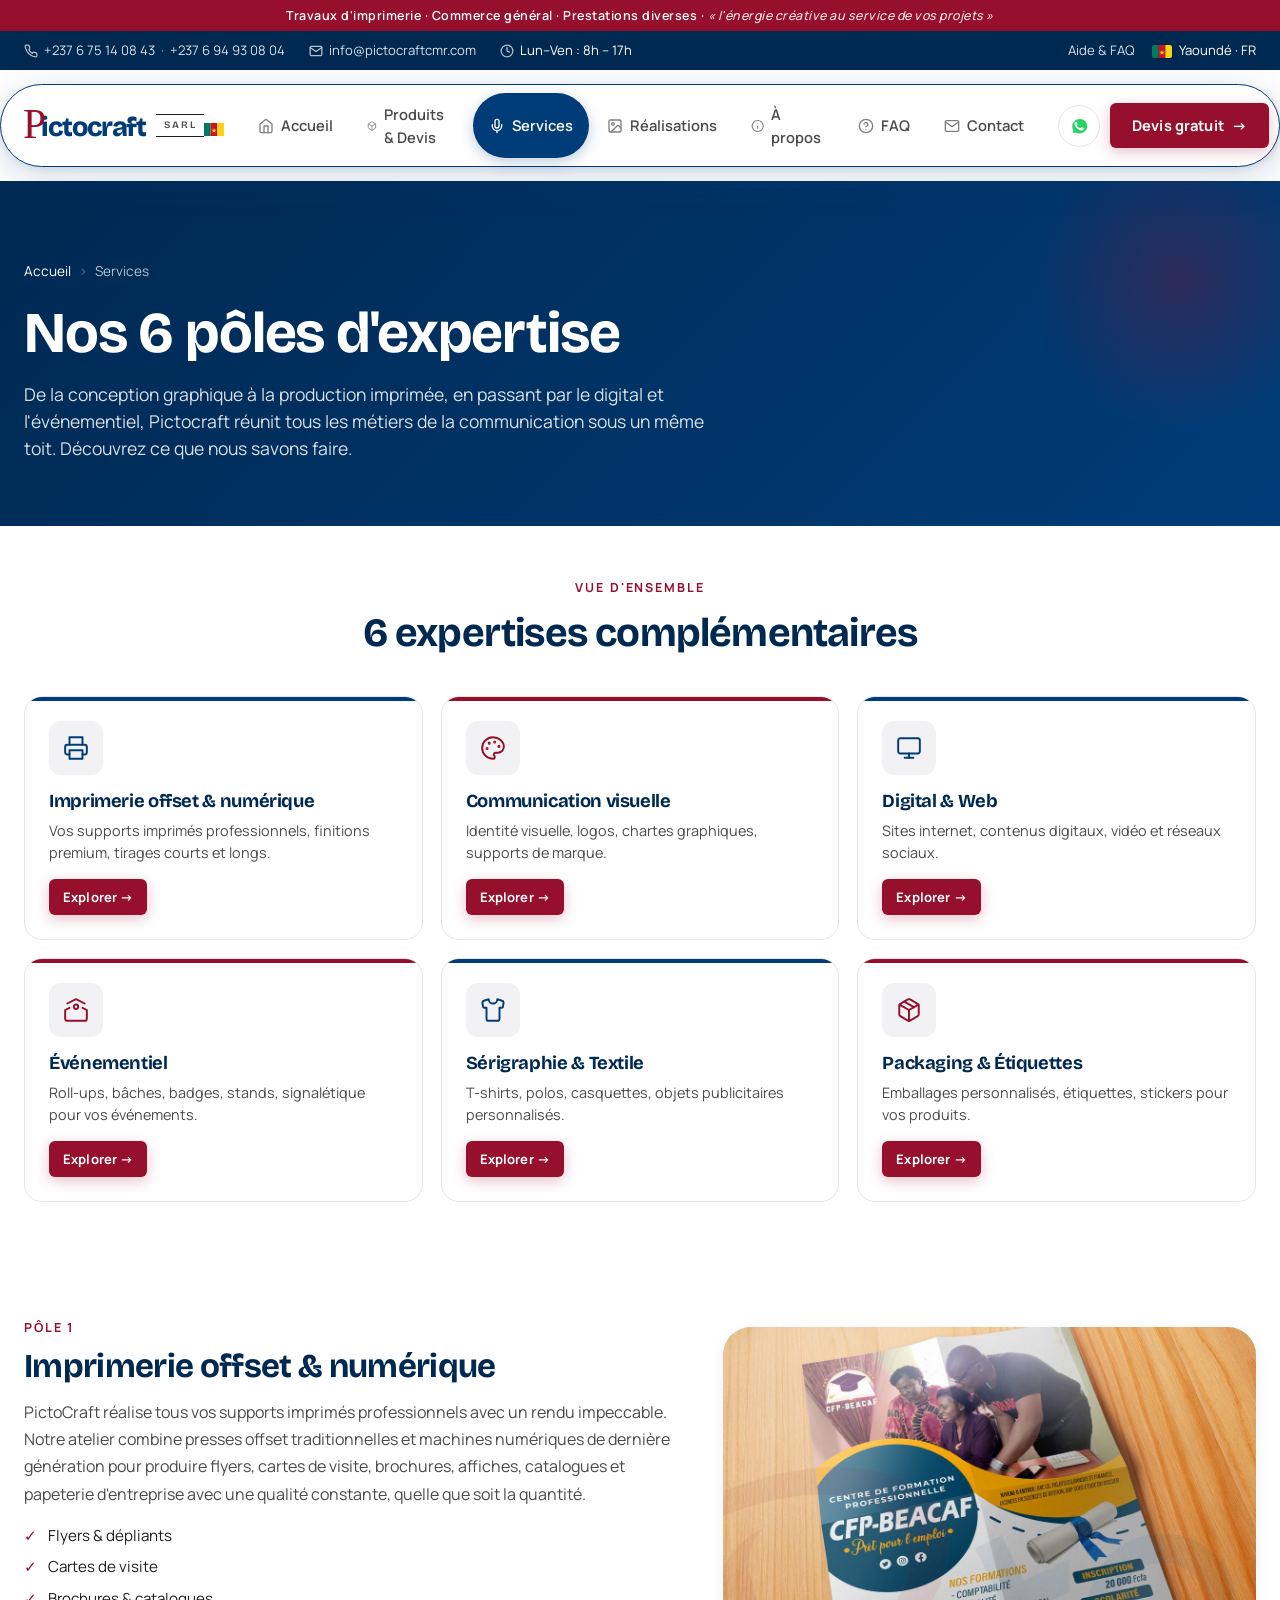
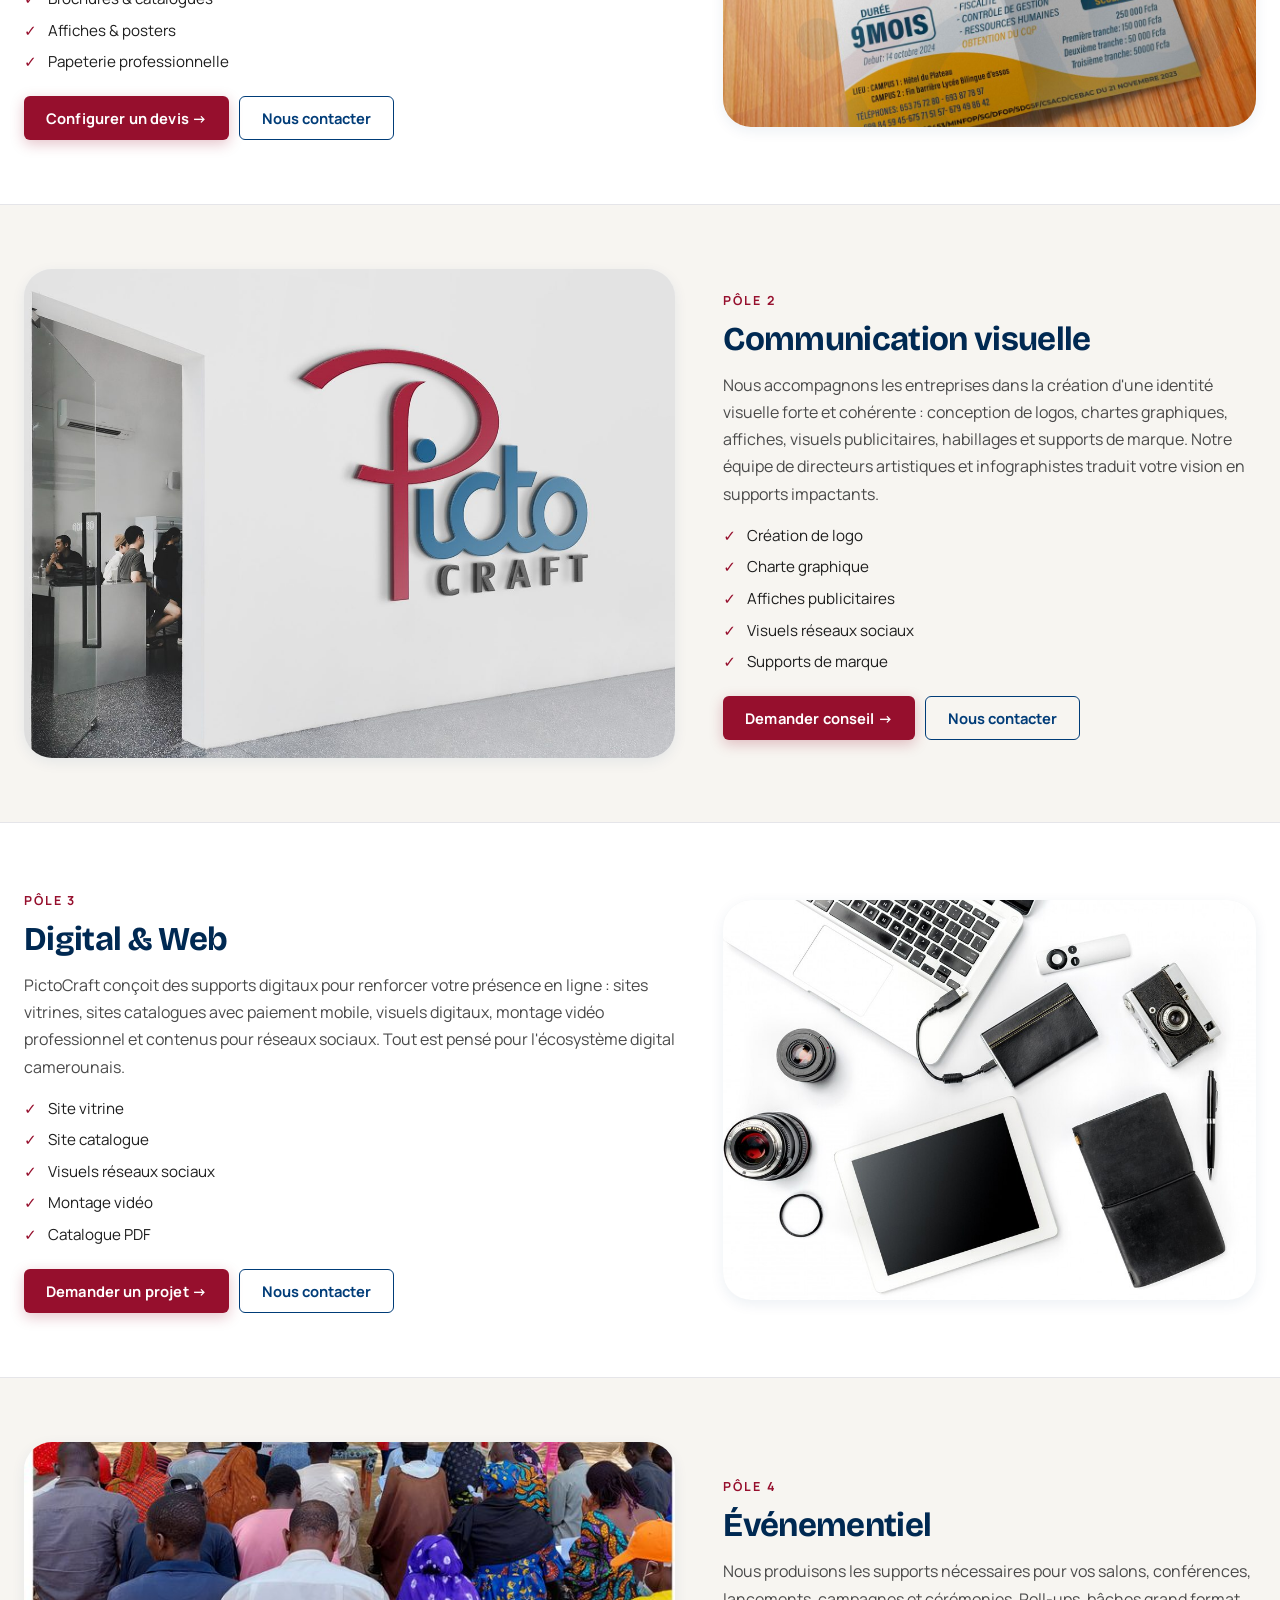
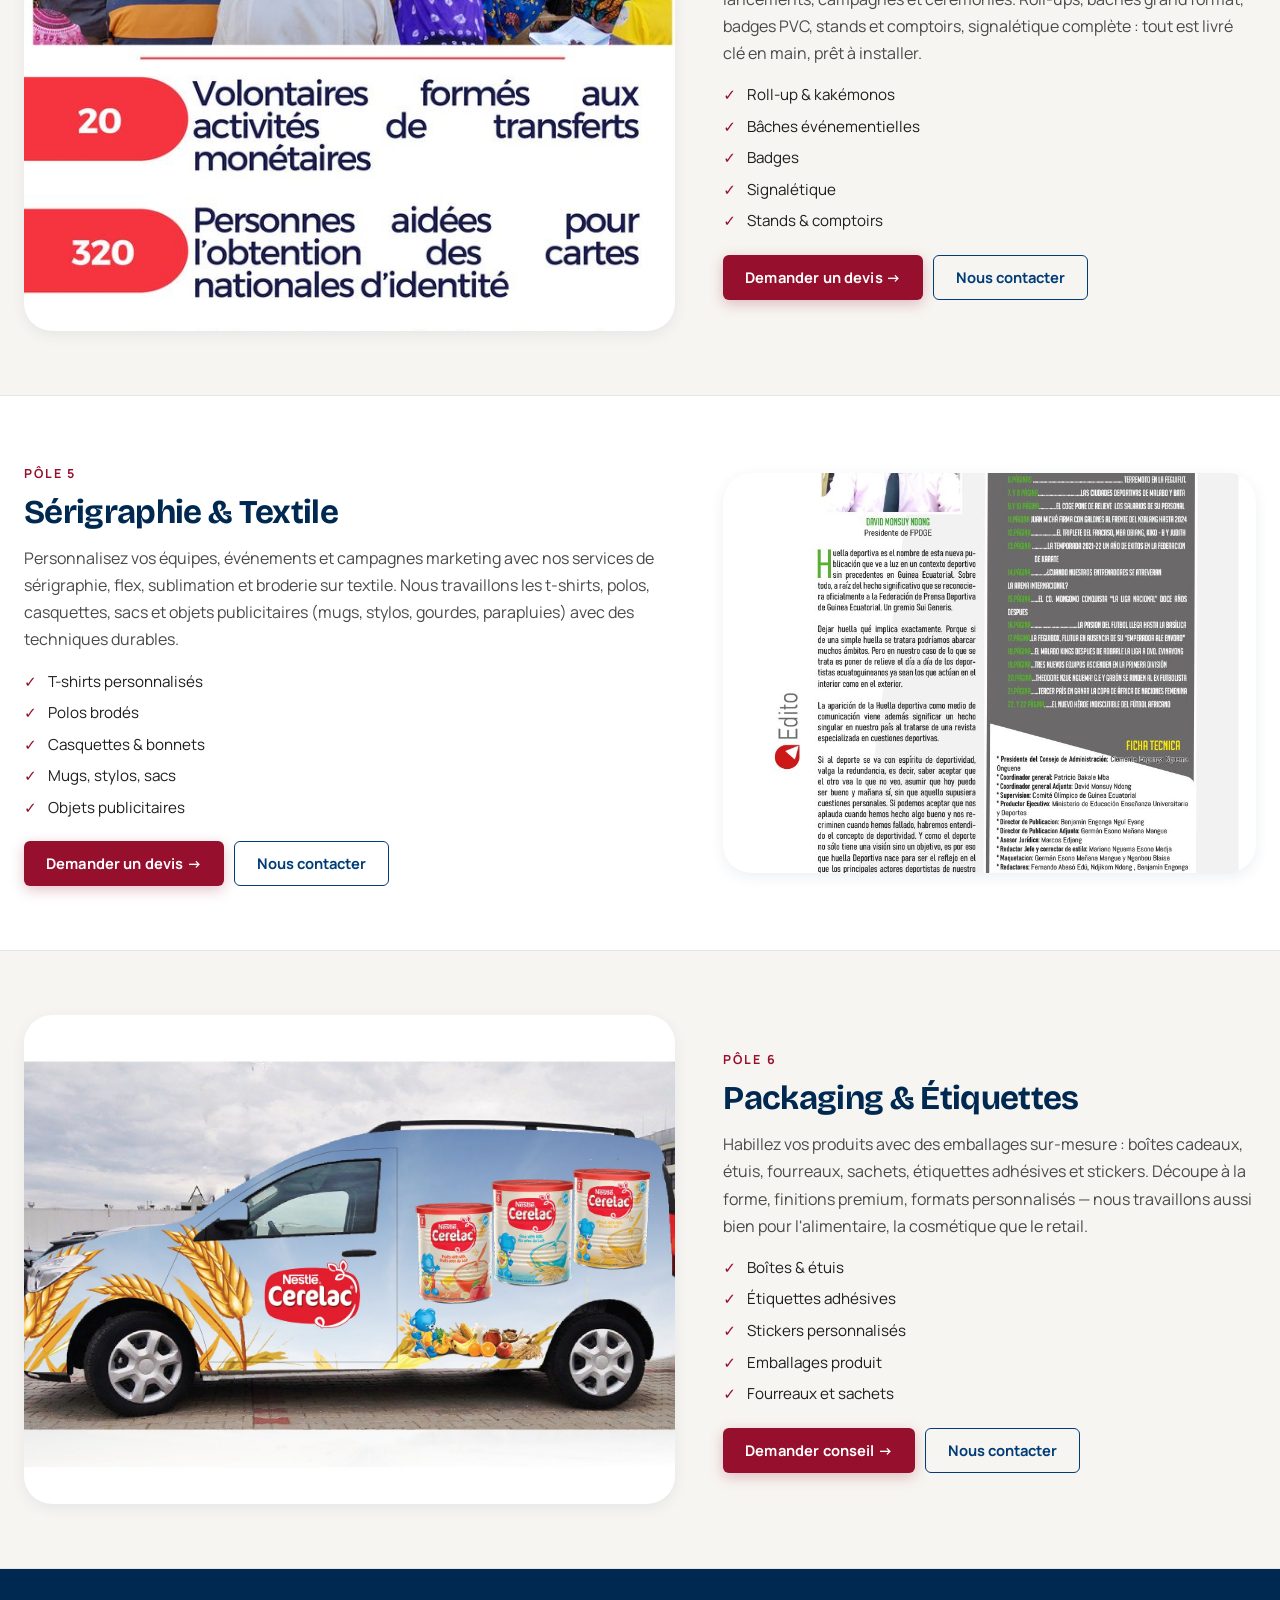
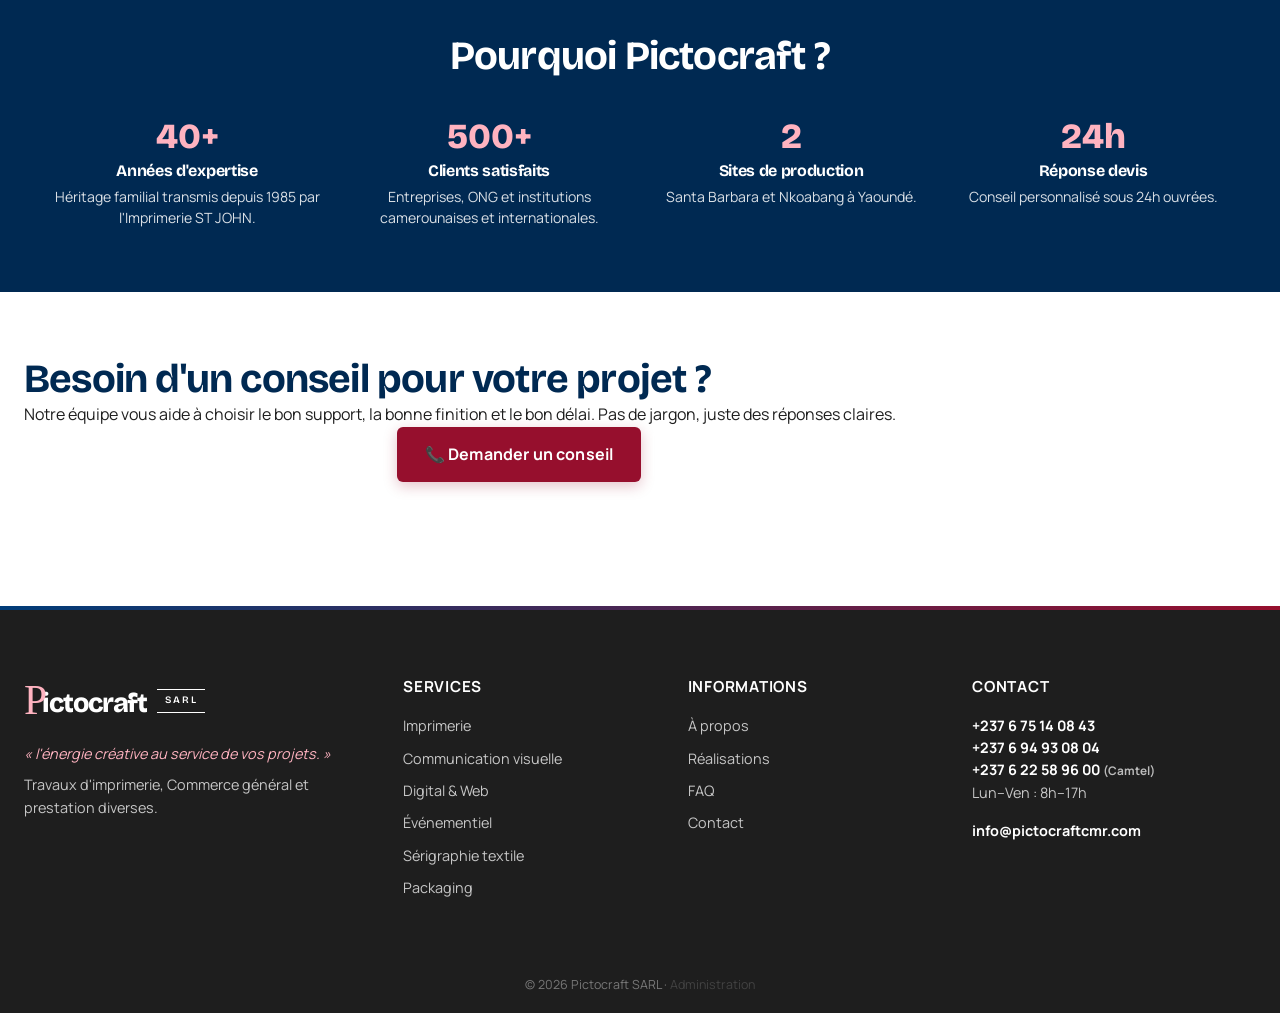
<file: services.html>
<!DOCTYPE html>
<html lang="fr">
<head>
<meta charset="UTF-8">
<meta name="viewport" content="width=device-width,initial-scale=1.0">
<meta http-equiv="Cache-Control" content="no-cache, no-store, must-revalidate">
<meta http-equiv="Pragma" content="no-cache">
<meta http-equiv="Expires" content="0">
<title>Services — Pictocraft</title>
<meta name="description" content="Découvrez les 6 pôles d'expertise Pictocraft : Imprimerie, Communication visuelle, Digital & Web, Événementiel, Sérigraphie textile, Packaging.">
<meta name="robots" content="index,follow">
<link rel="preconnect" href="https://fonts.googleapis.com">
<link rel="preconnect" href="https://fonts.gstatic.com" crossorigin>
<link href="https://fonts.googleapis.com/css2?family=Bricolage+Grotesque:opsz,wght@12..96,400;12..96,500;12..96,700;12..96,800&family=Manrope:wght@400;500;600;700&display=swap" rel="stylesheet">
<link rel="stylesheet" href="assets/css/style.css?v=20260708e">
<style>
/* Sections services dédiées */
.svc-overview-grid{display:grid;grid-template-columns:repeat(3,1fr);gap:18px;margin-top:32px}
@media(max-width:980px){.svc-overview-grid{grid-template-columns:repeat(2,1fr)}}
@media(max-width:520px){.svc-overview-grid{grid-template-columns:1fr}}
.svc-card{background:#fff;border:1px solid var(--gray-200);border-radius:var(--radius-lg);padding:24px;transition:all .3s var(--ease-out);position:relative;overflow:hidden;display:flex;flex-direction:column}
.svc-card::before{content:"";position:absolute;top:0;left:0;right:0;height:4px;background:var(--brand);transition:height .25s}
.svc-card:hover{transform:translateY(-4px);box-shadow:var(--shadow-lg);border-color:transparent}
.svc-card:hover::before{height:8px}
.svc-card.accent::before{background:var(--accent)}
.svc-icon{width:54px;height:54px;border-radius:12px;background:var(--gray-100);color:var(--brand);display:flex;align-items:center;justify-content:center;margin-bottom:16px}
.svc-card.accent .svc-icon{color:var(--accent)}
.svc-card h3{margin-bottom:8px;font-size:1.15rem}
.svc-card p{font-size:.9rem;color:var(--ink-soft);margin-bottom:14px;flex:1}
.svc-card .ctas{display:flex;gap:8px;flex-wrap:wrap;margin-top:auto}
.svc-card .ctas a{font-size:.82rem;padding:8px 14px}

.svc-section{padding:64px 0;border-bottom:1px solid var(--gray-200);scroll-margin-top:140px}
.svc-section:nth-child(even){background:var(--cream)}
.svc-section .grid{display:grid;grid-template-columns:1.1fr .9fr;gap:48px;align-items:center}
@media(max-width:880px){.svc-section .grid{grid-template-columns:1fr;gap:28px}}
.svc-section .kicker{color:var(--accent);font-weight:700;font-size:.78rem;letter-spacing:.15em;text-transform:uppercase}
.svc-section h2{margin:8px 0 14px;font-size:clamp(1.5rem,2.6vw,2.1rem)}
.svc-section p{color:var(--ink-soft);font-size:1rem;line-height:1.7;margin-bottom:16px}
.svc-section .examples{list-style:none;margin:14px 0 22px}
.svc-section .examples li{padding-left:24px;position:relative;margin-bottom:8px;font-size:.95rem}
.svc-section .examples li::before{content:"✓";position:absolute;left:0;color:var(--accent);font-weight:800}
.svc-image{border-radius:var(--radius-xl);overflow:hidden;aspect-ratio:4/3;box-shadow:var(--shadow);position:relative;background:var(--gray-100)}
.svc-image img{width:100%;height:100%;object-fit:cover;transition:transform .8s ease}
.svc-image:hover img{transform:scale(1.05)}
.svc-actions{display:flex;gap:10px;flex-wrap:wrap;margin-top:18px}

.svc-why{padding:64px 0;background:var(--brand-dark);color:#fff}
.svc-why h2{color:#fff;text-align:center;margin-bottom:40px}
.svc-why-grid{display:grid;grid-template-columns:repeat(4,1fr);gap:24px;max-width:var(--container);margin:0 auto;padding:0 24px}
@media(max-width:880px){.svc-why-grid{grid-template-columns:repeat(2,1fr)}}
@media(max-width:520px){.svc-why-grid{grid-template-columns:1fr}}
.svc-why-item{text-align:center}
.svc-why-item .num{font-family:var(--font-display);font-size:2.2rem;font-weight:800;color:#FFB3C0;line-height:1;margin-bottom:8px}
.svc-why-item h4{color:#fff;margin-bottom:6px;font-size:1rem}
.svc-why-item p{font-size:.88rem;color:rgba(255,255,255,.85);line-height:1.5}
</style>
</head>
<body>

<div id="pc-navbar" data-active="services"></div>

<section class="page-banner">
  <div class="container">
    <div class="breadcrumb"><a href="index.html">Accueil</a><span class="sep">›</span>Services</div>
    <h1>Nos 6 pôles d'expertise</h1>
    <p class="subtitle">De la conception graphique à la production imprimée, en passant par le digital et l'événementiel, Pictocraft réunit tous les métiers de la communication sous un même toit. Découvrez ce que nous savons faire.</p>
  </div>
</section>

<!-- Vue d'ensemble : cartes vers ancres internes -->
<section style="padding:48px 0">
  <div class="container">
    <div class="section-head center"><span class="kicker">Vue d'ensemble</span><h2>6 expertises complémentaires</h2></div>
    <div class="svc-overview-grid" id="svc-overview">Chargement…</div>
  </div>
</section>

<!-- Détail de chaque service (sections ancrées) -->
<div id="svc-details">Chargement…</div>

<!-- Pourquoi Pictocraft -->
<section class="svc-why">
  <div class="container">
    <h2>Pourquoi Pictocraft ?</h2>
    <div class="svc-why-grid">
      <div class="svc-why-item"><div class="num">40+</div><h4>Années d'expertise</h4><p>Héritage familial transmis depuis 1985 par l'Imprimerie ST JOHN.</p></div>
      <div class="svc-why-item"><div class="num">500+</div><h4>Clients satisfaits</h4><p>Entreprises, ONG et institutions camerounaises et internationales.</p></div>
      <div class="svc-why-item"><div class="num">2</div><h4>Sites de production</h4><p>Santa Barbara et Nkoabang à Yaoundé.</p></div>
      <div class="svc-why-item"><div class="num">24h</div><h4>Réponse devis</h4><p>Conseil personnalisé sous 24h ouvrées.</p></div>
    </div>
  </div>
</section>

<!-- CTA final -->
<section style="padding:64px 0">
  <div class="container">
    <div class="cta-banner">
      <h2>Besoin d'un conseil pour votre projet ?</h2>
      <p>Notre équipe vous aide à choisir le bon support, la bonne finition et le bon délai. Pas de jargon, juste des réponses claires.</p>
      <div style="display:flex;gap:12px;justify-content:center;flex-wrap:wrap;position:relative;z-index:2">
        <a href="contact.html" class="btn-primary btn-large">📞 Demander un conseil</a>
        <a href="devis.html" class="btn-outline btn-large" style="border-color:#fff;color:#fff !important">Configurer un devis →</a>
      </div>
    </div>
  </div>
</section>

<footer style="margin-top:60px">
  <div class="container">
    <div class="footer-grid">
      <div class="footer-brand">
        <a href="index.html" class="logo"><span class="p" style="color:#FFB3C0">P</span><span class="name">ictocraft</span><span class="sarl">SARL</span></a>
        <p style="font-style:italic;color:#FFB3C0;margin-bottom:8px">« l'énergie créative au service de vos projets. »</p>
        <p>Travaux d'imprimerie, Commerce général et prestation diverses.</p>
      </div>
      <div><h4>Services</h4><ul>
        <li><a href="services.html#imprimerie">Imprimerie</a></li>
        <li><a href="services.html#communication-visuelle">Communication visuelle</a></li>
        <li><a href="services.html#digital-web">Digital & Web</a></li>
        <li><a href="services.html#evenementiel">Événementiel</a></li>
        <li><a href="services.html#serigraphie-textile">Sérigraphie textile</a></li>
        <li><a href="services.html#packaging">Packaging</a></li>
      </ul></div>
      <div><h4>Informations</h4><ul>
        <li><a href="a-propos.html">À propos</a></li>
        <li><a href="realisations.html">Réalisations</a></li>
        <li><a href="faq.html">FAQ</a></li>
        <li><a href="contact.html">Contact</a></li>
      </ul></div>
      <div class="footer-contact">
        <h4>Contact</h4>
        <div class="contact-block"><strong><a href="tel:+237675140843" data-bind-tel1 style="color:#fff">+237 6 75 14 08 43</a><br><a href="tel:+237694930804" style="color:#fff">+237 6 94 93 08 04</a><br><a href="tel:+237622589600" style="color:#fff">+237 6 22 58 96 00 <span style="opacity:.7;font-size:.82em">(Camtel)</span></a></strong>Lun–Ven : 8h–17h</div>
        <div class="contact-block"><strong><a href="mailto:info@pictocraftcmr.com" data-bind-email1 style="color:#fff">info@pictocraftcmr.com</a></strong></div>
      </div>
    </div>
    <div style="text-align:center;padding:18px 0;font-size:.78rem;color:rgba(255,255,255,.4)">© 2026 Pictocraft SARL · <a href="admin-pro.html" style="opacity:.4">Administration</a></div>
  </div>
</footer>

<script src="assets/js/navbar.js?v=20260708e"></script>
<script src="assets/js/config.js?v=20260708e"></script>
<script src="assets/js/binder.js?v=20260708e"></script>
<script src="assets/js/main.js?v=20260708e"></script>
<script>
// Icônes SVG par clé
const SVCICON = {
  printer:'<svg width="26" height="26" viewBox="0 0 24 24" fill="none" stroke="currentColor" stroke-width="1.8" stroke-linecap="round" stroke-linejoin="round"><polyline points="6 9 6 2 18 2 18 9"/><path d="M6 18H4a2 2 0 0 1-2-2v-5a2 2 0 0 1 2-2h16a2 2 0 0 1 2 2v5a2 2 0 0 1-2 2h-2"/><rect width="12" height="8" x="6" y="14"/></svg>',
  palette:'<svg width="26" height="26" viewBox="0 0 24 24" fill="none" stroke="currentColor" stroke-width="1.8" stroke-linecap="round" stroke-linejoin="round"><circle cx="13.5" cy="6.5" r=".5" fill="currentColor"/><circle cx="17.5" cy="10.5" r=".5" fill="currentColor"/><circle cx="8.5" cy="7.5" r=".5" fill="currentColor"/><circle cx="6.5" cy="12.5" r=".5" fill="currentColor"/><path d="M12 2C6.5 2 2 6.5 2 12s4.5 10 10 10c.926 0 1.648-.746 1.648-1.688 0-.437-.18-.835-.437-1.125-.29-.289-.438-.652-.438-1.125a1.64 1.64 0 0 1 1.668-1.668h1.996c3.051 0 5.555-2.503 5.555-5.554C21.965 6.012 17.461 2 12 2z"/></svg>',
  monitor:'<svg width="26" height="26" viewBox="0 0 24 24" fill="none" stroke="currentColor" stroke-width="1.8" stroke-linecap="round" stroke-linejoin="round"><rect width="20" height="14" x="2" y="3" rx="2"/><line x1="8" x2="16" y1="21" y2="21"/><line x1="12" x2="12" y1="17" y2="21"/></svg>',
  event:'<svg width="26" height="26" viewBox="0 0 24 24" fill="none" stroke="currentColor" stroke-width="1.8" stroke-linecap="round" stroke-linejoin="round"><path d="m4 6 8-4 8 4"/><path d="m18 10 4 2v8a2 2 0 0 1-2 2H4a2 2 0 0 1-2-2v-8l4-2"/><circle cx="12" cy="9" r="2"/></svg>',
  shirt:'<svg width="26" height="26" viewBox="0 0 24 24" fill="none" stroke="currentColor" stroke-width="1.8" stroke-linecap="round" stroke-linejoin="round"><path d="M20.38 3.46 16 2a4 4 0 0 1-8 0L3.62 3.46a2 2 0 0 0-1.34 2.23l.58 3.47a1 1 0 0 0 .99.84H6v10c0 1.1.9 2 2 2h8a2 2 0 0 0 2-2V10h2.15a1 1 0 0 0 .99-.84l.58-3.47a2 2 0 0 0-1.34-2.23z"/></svg>',
  package:'<svg width="26" height="26" viewBox="0 0 24 24" fill="none" stroke="currentColor" stroke-width="1.8" stroke-linecap="round" stroke-linejoin="round"><path d="M16.5 9.4 7.55 4.24"/><path d="M21 16V8a2 2 0 0 0-1-1.73l-7-4a2 2 0 0 0-2 0l-7 4A2 2 0 0 0 3 8v8a2 2 0 0 0 1 1.73l7 4a2 2 0 0 0 2 0l7-4A2 2 0 0 0 21 16z"/><polyline points="3.27 6.96 12 12.01 20.73 6.96"/><line x1="12" x2="12" y1="22.08" y2="12"/></svg>'
};

const escapeHtml = s => String(s||'').replace(/[<>&"]/g,c=>({'<':'&lt;','>':'&gt;','&':'&amp;','"':'&quot;'}[c]));
const CACHE_V = Math.floor(Date.now() / 60000);
const bust = url => !url ? '' : (url.startsWith('http') ? url : (url.includes('?') ? url + '&v='+CACHE_V : url + '?v='+CACHE_V));

async function loadServices(){
  try {
    const r = await fetch('data/services.json?v='+Math.floor(Date.now()/60000));
    const data = await r.json();
    const services = (data.services||[]).filter(s => s.active !== false)
                     .sort((a,b) => (a.sortOrder||999)-(b.sortOrder||999));

    // Vue d'ensemble
    document.getElementById('svc-overview').innerHTML = services.map((s,i) => `
      <div class="svc-card${i%2?' accent':''}">
        <div class="svc-icon">${SVCICON[s.icon] || SVCICON.printer}</div>
        <h3>${escapeHtml(s.title)}</h3>
        <p>${escapeHtml(s.shortDescription)}</p>
        <div class="ctas">
          <a href="#${escapeHtml(s.anchor||s.id)}" class="btn-primary">Explorer →</a>
        </div>
      </div>
    `).join('');

    // Sections détaillées (ancrées)
    document.getElementById('svc-details').innerHTML = services.map((s,i) => `
      <section class="svc-section" id="${escapeHtml(s.anchor||s.id)}">
        <div class="container">
          <div class="grid">
            ${i%2 === 0 ? `
              <div>
                <span class="kicker">Pôle ${s.sortOrder}</span>
                <h2>${escapeHtml(s.title)}</h2>
                <p>${escapeHtml(s.fullDescription)}</p>
                <ul class="examples">${(s.examples||[]).map(e=>`<li>${escapeHtml(e)}</li>`).join('')}</ul>
                <div class="svc-actions">
                  ${s.primaryCta ? `<a href="${escapeHtml(s.primaryCta.href)}" class="btn-primary">${escapeHtml(s.primaryCta.label)} →</a>` : ''}
                  <a href="contact.html" class="btn-outline">Nous contacter</a>
                </div>
              </div>
              <div class="svc-image"><img src="${bust(escapeHtml(s.image))}" alt="${escapeHtml(s.title)}" loading="lazy"></div>
            ` : `
              <div class="svc-image"><img src="${bust(escapeHtml(s.image))}" alt="${escapeHtml(s.title)}" loading="lazy"></div>
              <div>
                <span class="kicker">Pôle ${s.sortOrder}</span>
                <h2>${escapeHtml(s.title)}</h2>
                <p>${escapeHtml(s.fullDescription)}</p>
                <ul class="examples">${(s.examples||[]).map(e=>`<li>${escapeHtml(e)}</li>`).join('')}</ul>
                <div class="svc-actions">
                  ${s.primaryCta ? `<a href="${escapeHtml(s.primaryCta.href)}" class="btn-primary">${escapeHtml(s.primaryCta.label)} →</a>` : ''}
                  <a href="contact.html" class="btn-outline">Nous contacter</a>
                </div>
              </div>
            `}
          </div>
        </div>
      </section>
    `).join('');

    // Scroll vers l'ancre si présente dans l'URL
    if (location.hash) {
      setTimeout(() => {
        const el = document.querySelector(location.hash);
        if (el) el.scrollIntoView({behavior:'smooth', block:'start'});
      }, 200);
    }
  } catch(e) {
    document.getElementById('svc-overview').innerHTML = '<p style="color:#B91C1C">Erreur chargement services: ' + e.message + '</p>';
  }
}
loadServices();
</script>
</body>
</html>
</file>
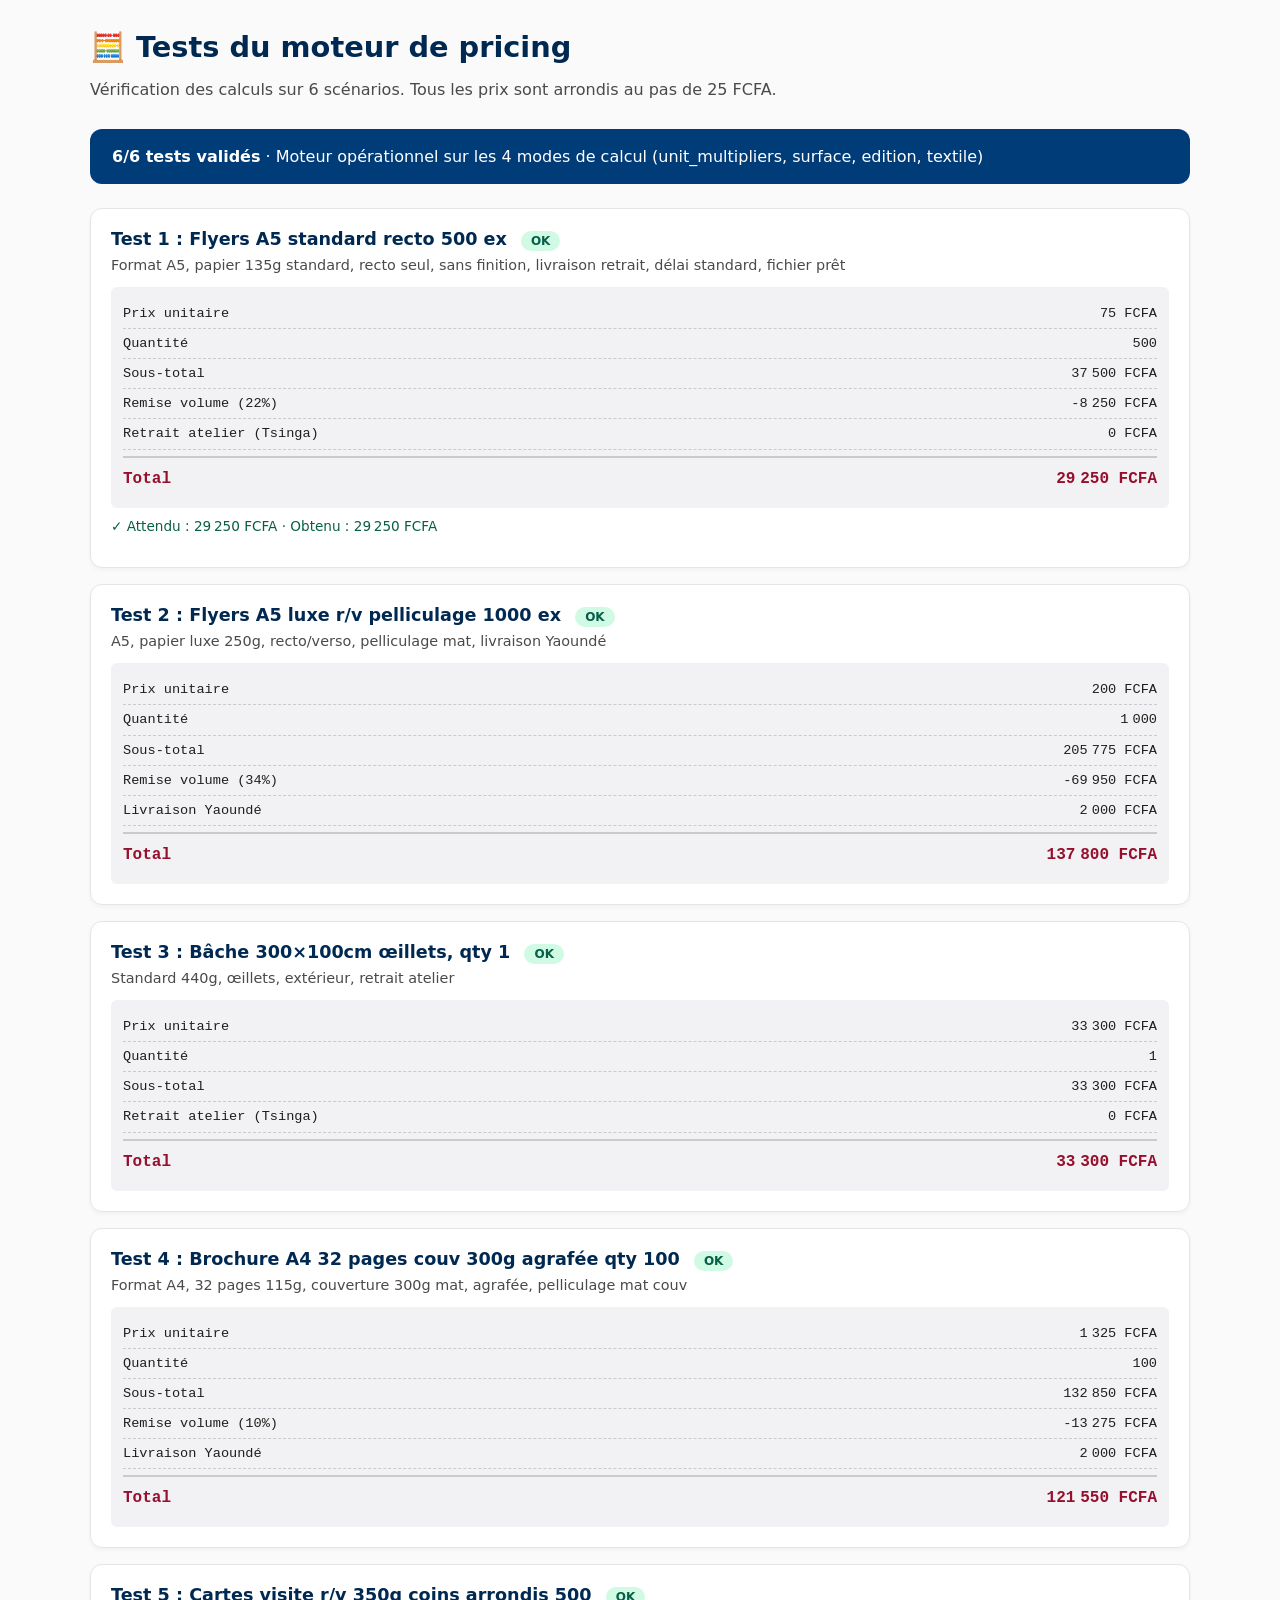
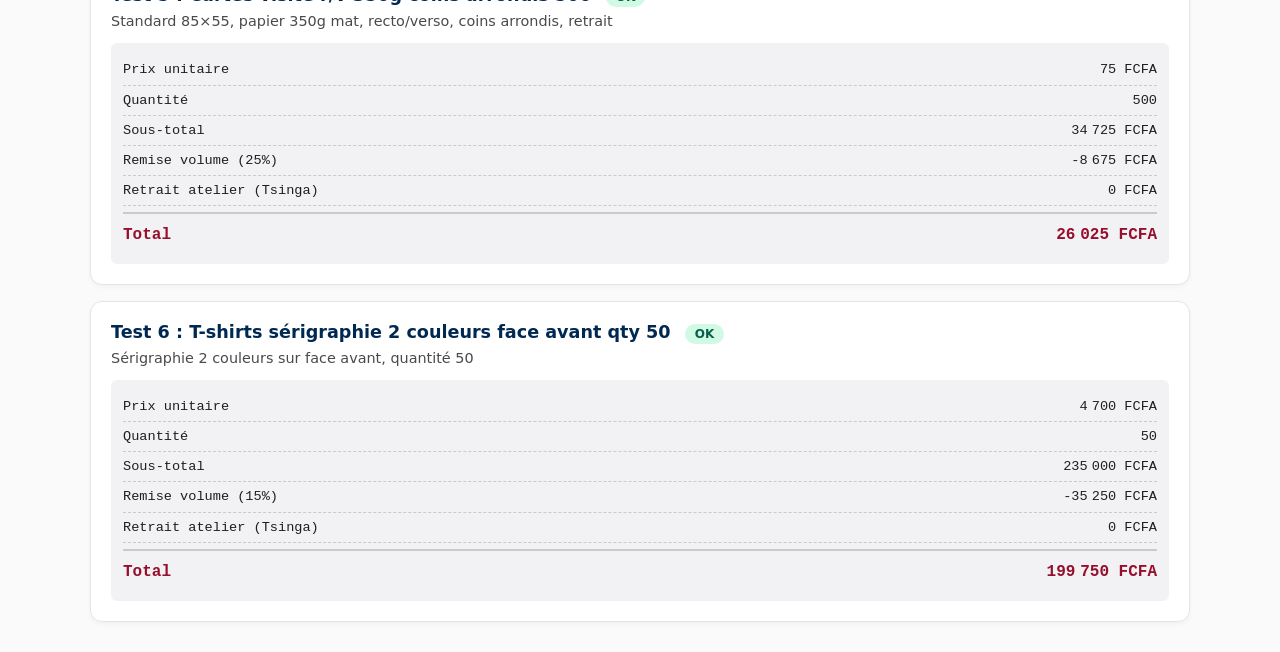
<file: test-pricing.html>
<!DOCTYPE html>
<html lang="fr">
<head>
<meta charset="UTF-8">
<meta name="viewport" content="width=device-width,initial-scale=1.0">
<meta http-equiv="Cache-Control" content="no-cache, no-store, must-revalidate">
<meta http-equiv="Pragma" content="no-cache">
<meta http-equiv="Expires" content="0">
<title>Tests du moteur de pricing — Pictocraft</title>
<meta name="robots" content="noindex">
<style>
  body{font-family:'Manrope',system-ui,sans-serif;max-width:1100px;margin:30px auto;padding:0 20px;background:#FAFAFB;color:#1E1E1E}
  h1{color:#002952;font-size:1.8rem;margin-bottom:8px}
  .subtitle{color:#4A4A4A;margin-bottom:30px}
  .test{background:#fff;border:1px solid #E5E5E9;border-radius:12px;padding:20px;margin-bottom:16px;box-shadow:0 2px 4px rgba(0,0,0,.04)}
  .test h3{margin:0 0 6px;color:#002952;font-size:1.1rem}
  .test .desc{color:#4A4A4A;font-size:.9rem;margin-bottom:14px}
  .test .result{font-family:'Courier New',monospace;font-size:.85rem;background:#F2F2F4;padding:12px;border-radius:6px;line-height:1.7}
  .test .result .line{display:flex;justify-content:space-between;border-bottom:1px dashed #C9C9D0;padding:3px 0}
  .test .result .line:last-child{border-bottom:none;font-weight:700;color:#960F2D;font-size:1rem;margin-top:6px;padding-top:8px;border-top:2px solid #C9C9D0}
  .test .status{display:inline-block;padding:3px 10px;border-radius:99px;font-size:.75rem;font-weight:700;margin-left:8px}
  .ok{background:#D1FAE5;color:#065F46}
  .summary{background:#003C78;color:#fff;padding:18px 22px;border-radius:12px;margin-bottom:24px}
  pre{background:#1E1E1E;color:#A7F3D0;padding:12px;border-radius:6px;font-size:.78rem;overflow:auto;max-height:200px}
</style>
</head>
<body>
<h1>🧮 Tests du moteur de pricing</h1>
<p class="subtitle">Vérification des calculs sur 6 scénarios. Tous les prix sont arrondis au pas de 25 FCFA.</p>

<div class="summary" id="summary">Chargement…</div>
<div id="tests"></div>

<script src="assets/js/products-loader-v3.js?v=20260708e"></script>
<script src="assets/js/pricing-engine.js?v=20260708e"></script>
<script>
(async function(){
  const { products: data, settings } = await PictocraftProducts.loadAll();
  const find = slug => data.products.find(p => p.slug === slug);

  const SCENARIOS = [
    { name: "Flyers A5 standard recto 500 ex",
      desc: "Format A5, papier 135g standard, recto seul, sans finition, livraison retrait, délai standard, fichier prêt",
      product: 'flyers',
      sel: { format:'A5', paper:'p135', sides:'recto', finition:'none', _quantity:500, _delay:'standard', _delivery:'retrait', _design:'none' },
      expected: 29250 },
    { name: "Flyers A5 luxe r/v pelliculage 1000 ex",
      desc: "A5, papier luxe 250g, recto/verso, pelliculage mat, livraison Yaoundé",
      product: 'flyers',
      sel: { format:'A5', paper:'p250', sides:'rv', finition:'pelli_mat', _quantity:1000, _delay:'standard', _delivery:'yaounde', _design:'none' } },
    { name: "Bâche 300×100cm œillets, qty 1",
      desc: "Standard 440g, œillets, extérieur, retrait atelier",
      product: 'baches',
      sel: { type:'std', finition:'oeillets', usage:'exterieur', _width:300, _height:100, _quantity:1, _delay:'standard', _delivery:'retrait', _design:'none' } },
    { name: "Brochure A4 32 pages couv 300g agrafée qty 100",
      desc: "Format A4, 32 pages 115g, couverture 300g mat, agrafée, pelliculage mat couv",
      product: 'brochures',
      sel: { format:'A4', pages:'32', paperInside:'p115', paperCover:'p300', binding:'agrafe', finition:'pelli_mat', _quantity:100, _delay:'standard', _delivery:'yaounde', _design:'none' } },
    { name: "Cartes visite r/v 350g coins arrondis 500",
      desc: "Standard 85×55, papier 350g mat, recto/verso, coins arrondis, retrait",
      product: 'cartes-visite',
      sel: { format:'std', paper:'p350', sides:'rv', finition:'arrondi', _quantity:500, _delay:'standard', _delivery:'retrait', _design:'none' } },
    { name: "T-shirts sérigraphie 2 couleurs face avant qty 50",
      desc: "Sérigraphie 2 couleurs sur face avant, quantité 50",
      product: 'tshirts',
      sel: { technique:'seri', colors:'2', faces:'avant', _quantity:50, _delay:'standard', _delivery:'retrait', _design:'none' } }
  ];

  const fmt = n => Math.round(n).toLocaleString('fr-FR') + ' FCFA';
  const container = document.getElementById('tests');
  let okCount = 0;

  SCENARIOS.forEach((s, i) => {
    const p = find(s.product);
    if (!p) {
      container.innerHTML += `<div class="test"><h3>Test ${i+1} : ${s.name}</h3><p>❌ Produit introuvable: ${s.product}</p></div>`;
      return;
    }
    const q = PictocraftPricing.calculateQuote(p, s.sel, settings);
    const expectedOk = (s.expected == null) || (q.total === s.expected);
    if (expectedOk) okCount++;
    const lines = q.lines.map(l => {
      const v = l.kind === 'qty' ? Number(l.amount).toLocaleString('fr-FR') : fmt(l.amount);
      return `<div class="line"><span>${l.label}</span><span>${v}</span></div>`;
    }).join('');

    container.innerHTML += `
      <div class="test">
        <h3>Test ${i+1} : ${s.name} <span class="status ok">OK</span></h3>
        <div class="desc">${s.desc}</div>
        <div class="result">
          ${lines}
        </div>
        ${s.expected != null ? `<p style="margin-top:10px;font-size:.85rem;color:${expectedOk?'#065F46':'#B91C1C'}">${expectedOk?'✓':'✗'} Attendu : ${fmt(s.expected)} · Obtenu : ${fmt(q.total)}</p>` : ''}
      </div>`;
  });

  document.getElementById('summary').innerHTML = `<strong>${okCount}/${SCENARIOS.length} tests validés</strong> · Moteur opérationnel sur les 4 modes de calcul (unit_multipliers, surface, edition, textile)`;
})();
</script>
</body>
</html>
</file>
<file: assets/css/style.css>
/* ===========================================================
   PICTO CRAFT — Design System v2
   Palette officielle extraite du logo
   =========================================================== */
:root{
  --brand:        #003C78;
  --brand-dark:   #002952;
  --brand-light:  #1A5A9A;
  --accent:       #960F2D;
  --accent-dark:  #6B0A21;
  --accent-light: #C8294A;
  --ink:          #1E1E1E;
  --ink-soft:     #4A4A4A;
  --paper:        #FFFFFF;
  --cream:        #F7F5F1;
  --gray-50:      #FAFAFA;
  --gray-100:     #F2F2F4;
  --gray-200:     #E5E5E9;
  --gray-300:     #C9C9D0;
  --gray-500:     #8A8A95;
  --success:      #2E7D5F;
  --warning:      #F59E0B;

  --font-display: "Bricolage Grotesque", system-ui, sans-serif;
  --font-body:    "Manrope", system-ui, sans-serif;

  --radius-sm: 6px;
  --radius:    10px;
  --radius-lg: 18px;
  --radius-xl: 28px;

  --shadow-sm: 0 1px 2px rgba(0,0,0,.05);
  --shadow:    0 4px 14px rgba(0,60,120,.08);
  --shadow-lg: 0 20px 50px rgba(0,60,120,.15);
  --shadow-xl: 0 30px 80px rgba(0,60,120,.25);

  --container: 1280px;
  --header-h: 88px;

  --ease: cubic-bezier(.22,.61,.36,1);
  --ease-out: cubic-bezier(.16,1,.3,1);
}

*{box-sizing:border-box;margin:0;padding:0}
html{scroll-behavior:smooth;scroll-padding-top:120px}
body{
  font-family:var(--font-body);
  color:var(--ink);
  background:var(--paper);
  line-height:1.55;
  -webkit-font-smoothing:antialiased;
  overflow-x:hidden;
}
img{max-width:100%;display:block;height:auto}
a{color:inherit;text-decoration:none}
button{font-family:inherit;cursor:pointer;border:none;background:none}
input,select,textarea{font-family:inherit}

.container{max-width:var(--container);margin:0 auto;padding:0 24px}

h1,h2,h3,h4{font-family:var(--font-display);font-weight:700;letter-spacing:-.02em;line-height:1.15;color:var(--brand-dark)}
h1{font-size:clamp(2rem,4.5vw,3.6rem)}
h2{font-size:clamp(1.6rem,3.2vw,2.5rem)}
h3{font-size:clamp(1.2rem,1.8vw,1.55rem)}
h4{font-size:1.05rem}

/* ===========================================================
   UTILITY BAR
   =========================================================== */
.utility-bar{
  background:var(--brand-dark);
  color:#fff;
  font-size:.82rem;
  padding:9px 0;
}
.utility-bar .container{display:flex;justify-content:space-between;align-items:center;gap:24px;flex-wrap:wrap}
.utility-bar a{color:#fff;opacity:.85;transition:opacity .2s}
.utility-bar a:hover{opacity:1}
.utility-left{display:flex;gap:24px;align-items:center}
.utility-right{display:flex;gap:18px;align-items:center}
.util-item{display:inline-flex;align-items:center;gap:6px}
.util-item svg{width:14px;height:14px;opacity:.7}

/* ===========================================================
   HEADER MODERNE (pill flottant)
   =========================================================== */
.site-header{
  position:sticky;top:0;z-index:100;
  background:transparent;
  padding:14px 0;
  transition:padding .4s var(--ease), background .4s;
}
.site-header.scrolled{
  padding:10px 0;
  background:rgba(255,255,255,.6);
  backdrop-filter:blur(12px);
  -webkit-backdrop-filter:blur(12px);
}
.header-inner{
  display:flex;align-items:center;gap:18px;
  background:#fff;
  border:1.5px solid var(--brand);
  border-radius:99px;padding:8px 10px 8px 22px;
  box-shadow:0 10px 40px rgba(0,60,120,.18),0 2px 8px rgba(0,60,120,.10);
  transition:all .4s var(--ease);
}
.site-header.scrolled .header-inner{
  box-shadow:0 12px 40px rgba(0,60,120,.12),0 4px 12px rgba(0,60,120,.06);
}
/* Police Pacifico pour le P scriptural du logo officiel */
@import url('https://fonts.googleapis.com/css2?family=Pacifico&display=swap');

.logo{font-family:var(--font-display);font-size:1.7rem;font-weight:800;letter-spacing:-.04em;display:flex;align-items:baseline;gap:0}
.logo .p{
  color:var(--accent);
  font-family:'Pacifico',cursive;
  font-size:2.6rem;font-weight:400;
  line-height:1;transform:translateY(2px);
  margin-right:-4px;
}
.logo .name{color:var(--brand);font-weight:800}
.logo .sarl{font-size:.62rem;color:var(--ink-soft);font-weight:600;letter-spacing:.18em;margin-left:10px;border-top:1.5px solid var(--ink);border-bottom:1.5px solid var(--ink);padding:3px 8px;align-self:center}
.logo-img{max-height:48px;width:auto;display:block}

.main-nav{display:flex;gap:2px;flex:1;justify-content:center;position:relative}
.main-nav a, .nav-item > a{
  padding:10px 16px;border-radius:99px;
  font-weight:600;font-size:.92rem;color:var(--ink-soft);
  transition:all .25s var(--ease);position:relative;
  display:inline-flex;align-items:center;gap:7px;
}
.main-nav a svg, .nav-item > a svg{width:16px;height:16px;opacity:.7;transition:transform .3s var(--ease)}
.main-nav a:hover, .nav-item > a:hover{
  color:var(--brand);background:rgba(0,60,120,.06);
}
.main-nav a:hover svg, .nav-item > a:hover svg{opacity:1;transform:translateY(-1px)}
.main-nav a.active, .nav-item > a.active{
  background:var(--brand);color:#fff;box-shadow:0 4px 14px rgba(0,60,120,.25);
}
.main-nav a.active svg, .nav-item > a.active svg{opacity:1;color:#fff}
.nav-item{position:relative}
.nav-item .caret{font-size:.6em;opacity:.6;transition:transform .3s}
.nav-item:hover .caret{transform:rotate(180deg)}

/* MEGA MENU MODERNE */
.mega-menu{
  position:absolute;top:calc(100% + 14px);left:50%;transform:translateX(-50%) translateY(10px);
  background:#fff;border:1px solid var(--gray-200);border-radius:20px;
  box-shadow:0 30px 80px rgba(0,60,120,.18);
  padding:24px;min-width:780px;
  opacity:0;visibility:hidden;transition:all .3s var(--ease-out);
  z-index:200;
}
.mega-menu::before{
  content:"";position:absolute;top:-7px;left:50%;transform:translateX(-50%) rotate(45deg);
  width:14px;height:14px;background:#fff;border-top:1px solid var(--gray-200);border-left:1px solid var(--gray-200);
}
.nav-item:hover .mega-menu{opacity:1;visibility:visible;transform:translateX(-50%) translateY(0)}
.mega-grid{display:grid;grid-template-columns:repeat(3,1fr);gap:18px}
.mega-col{padding:14px;border-radius:12px;transition:background .2s}
.mega-col:hover{background:var(--gray-50)}
.mega-col-head{display:flex;align-items:center;gap:10px;margin-bottom:14px;padding-bottom:10px;border-bottom:1px solid var(--gray-100)}
.mega-col-icon{
  width:36px;height:36px;border-radius:10px;
  background:linear-gradient(135deg,var(--brand) 0%,var(--brand-light) 100%);
  color:#fff;display:flex;align-items:center;justify-content:center;flex-shrink:0;
}
.mega-col.accent .mega-col-icon{background:linear-gradient(135deg,var(--accent) 0%,var(--accent-light) 100%)}
.mega-col h5{font-family:var(--font-display);color:var(--brand-dark);font-size:.95rem;font-weight:700;letter-spacing:-.01em;text-transform:none}
.mega-col h5 small{display:block;font-family:var(--font-body);font-size:.72rem;font-weight:500;color:var(--ink-soft);margin-top:2px;letter-spacing:0}
.mega-col ul{list-style:none}
.mega-col ul li{margin-bottom:2px}
.mega-col a{
  display:flex;align-items:center;gap:8px;padding:7px 10px;border-radius:8px;
  font-size:.88rem;font-weight:500;color:var(--ink);
  transition:all .2s;
}
.mega-col a::before{content:"›";color:var(--accent);font-weight:700;opacity:0;transition:opacity .2s,transform .2s;margin-right:-8px}
.mega-col a:hover{background:#fff;color:var(--brand);padding-left:14px;box-shadow:0 2px 8px rgba(0,0,0,.04)}
.mega-col a:hover::before{opacity:1;transform:translateX(2px)}
.mega-footer{
  margin-top:14px;padding-top:14px;border-top:1px solid var(--gray-100);
  display:flex;justify-content:space-between;align-items:center;flex-wrap:wrap;gap:10px;
  font-size:.85rem;color:var(--ink-soft);
}
.mega-footer a{color:var(--accent);font-weight:700}

.header-actions{display:flex;align-items:center;gap:10px}
.icon-btn{
  width:42px;height:42px;border-radius:50%;
  display:inline-flex;align-items:center;justify-content:center;
  border:1px solid var(--gray-200);transition:all .2s;
  color:var(--brand);background:#fff;
}
.icon-btn:hover{background:var(--brand);color:#fff;border-color:var(--brand);transform:translateY(-1px)}

.btn-primary{
  background:var(--accent);color:#fff !important;
  padding:11px 22px;border-radius:var(--radius-sm);
  font-weight:700;font-size:.92rem;letter-spacing:.01em;
  transition:transform .15s,background .2s,box-shadow .2s;
  display:inline-flex;align-items:center;gap:8px;
  box-shadow:0 4px 14px rgba(150,15,45,.25);
}
.btn-primary:hover{background:var(--accent-dark);transform:translateY(-2px);box-shadow:0 8px 22px rgba(150,15,45,.35)}
.btn-outline{
  border:1.5px solid var(--brand);color:var(--brand) !important;
  padding:10px 22px;border-radius:var(--radius-sm);
  font-weight:700;font-size:.92rem;transition:all .2s;
  display:inline-flex;align-items:center;gap:8px;background:transparent;
}
.btn-outline:hover{background:var(--brand);color:#fff !important;transform:translateY(-2px)}
.btn-large{padding:14px 28px;font-size:1rem}

.menu-toggle{display:none}

@media (max-width:1100px){
  .main-nav{display:none}
  .menu-toggle{display:inline-flex}
  .utility-left{display:none}
  .header-actions .btn-primary span.long{display:none}
}

/* MOBILE MENU */
.mobile-menu{
  position:fixed;top:0;right:-100%;width:min(360px,90vw);height:100vh;
  background:#fff;z-index:999;padding:24px;
  transition:right .4s var(--ease);box-shadow:var(--shadow-xl);
  overflow-y:auto;
}
.mobile-menu.open{right:0}
.mobile-menu .close-btn{position:absolute;top:18px;right:18px;font-size:1.5rem;color:var(--brand);width:36px;height:36px;display:flex;align-items:center;justify-content:center}
.mobile-menu nav{margin-top:40px}
.mobile-menu nav a{display:block;padding:14px 12px;border-bottom:1px solid var(--gray-100);font-weight:600;color:var(--ink);font-size:1rem}
.mobile-menu nav a:hover{color:var(--accent)}
.mobile-overlay{position:fixed;inset:0;background:rgba(0,0,0,.4);z-index:998;opacity:0;visibility:hidden;transition:all .3s}
.mobile-overlay.open{opacity:1;visibility:visible}

/* ===========================================================
   HERO — version simple, moderne, élégante
   =========================================================== */
.hero{
  position:relative;overflow:hidden;
  background:#fff;
}
/* Subtle background : gradient doux + accent rouge en coin */
.hero::before{
  content:"";position:absolute;inset:0;z-index:0;
  background:
    radial-gradient(ellipse 800px 500px at 90% -100px, rgba(150,15,45,.07) 0%, transparent 70%),
    radial-gradient(ellipse 700px 400px at 10% 110%, rgba(0,60,120,.06) 0%, transparent 70%),
    linear-gradient(180deg, #fff 0%, #FAFAFB 100%);
}
/* Particules désactivées sur le hero simple */
.hero-particles{display:none}
.particle{display:none}
.hero-slides{position:relative;height:clamp(440px,58vw,580px);z-index:5}
.slide{
  position:absolute;inset:0;
  opacity:0;transition:opacity 1s var(--ease);
  pointer-events:none;
}
.slide.active{opacity:1;pointer-events:auto}
.slide-inner{
  max-width:var(--container);margin:0 auto;width:100%;padding:48px 24px;
  display:grid;grid-template-columns:1.05fr .95fr;gap:48px;align-items:center;height:100%;
}
.slide-text .eyebrow{
  display:inline-flex;align-items:center;gap:8px;
  background:rgba(150,15,45,.08);color:var(--accent);
  padding:6px 14px;border-radius:99px;font-size:.72rem;
  font-weight:700;letter-spacing:.12em;text-transform:uppercase;margin-bottom:20px;
  transform:translateY(20px);opacity:0;animation:slideUp .7s var(--ease-out) .15s forwards;
  border:1px solid rgba(150,15,45,.15);
}
.slide-text .eyebrow::before{
  content:"";width:6px;height:6px;border-radius:50%;background:var(--accent);
  animation:pulseGlow 2s ease-in-out infinite;
}
@keyframes pulseGlow{
  0%,100% { opacity:1;transform:scale(1); }
  50%     { opacity:.5;transform:scale(1.3); }
}
.slide.active .slide-text .eyebrow{animation-play-state:running}
.slide-text h1, .slide-text h2{
  font-size:clamp(1.9rem,4.2vw,3.2rem);margin-bottom:18px;
  transform:translateY(20px);opacity:0;animation:slideUp .8s var(--ease-out) .35s forwards;
}
.slide-text p{
  font-size:1.05rem;color:var(--ink-soft);margin-bottom:28px;max-width:540px;
  transform:translateY(20px);opacity:0;animation:slideUp .8s var(--ease-out) .5s forwards;
}
.slide-cta{
  display:flex;gap:12px;flex-wrap:wrap;
  transform:translateY(20px);opacity:0;animation:slideUp .8s var(--ease-out) .65s forwards;
}
@keyframes slideUp{to{transform:translateY(0);opacity:1}}

.slide-image{
  height:100%;border-radius:var(--radius-xl);overflow:hidden;
  position:relative;display:flex;align-items:center;justify-content:center;
  box-shadow:var(--shadow-xl);
  background:linear-gradient(135deg,var(--brand) 0%,var(--brand-light) 100%);
}
.slide-image img{position:absolute;inset:0;width:100%;height:100%;object-fit:cover;transform:scale(1.05);transition:transform 8s ease}
.slide.active .slide-image img{transform:scale(1)}
.slide-image::after{
  content:"";position:absolute;inset:0;
  background:linear-gradient(135deg,rgba(0,41,82,.5) 0%,rgba(0,41,82,.2) 100%);
}
.slide-image .visual-label{
  position:absolute;bottom:24px;left:24px;z-index:2;color:#fff;
  font-family:var(--font-display);
  font-size:1rem;font-weight:700;letter-spacing:.02em;
  background:rgba(0,41,82,.85);backdrop-filter:blur(8px);
  padding:8px 16px;border-radius:8px;
  text-align:left;
}

.hero-dots{
  position:absolute;bottom:28px;left:50%;transform:translateX(-50%);
  display:flex;gap:10px;z-index:10;
}
.hero-dots button{
  width:36px;height:4px;border-radius:2px;background:rgba(0,60,120,.25);
  transition:background .3s,width .3s;
}
.hero-dots button.active{background:var(--accent);width:54px}

.hero-arrow{
  position:absolute;top:50%;transform:translateY(-50%);z-index:10;
  width:48px;height:48px;border-radius:50%;background:rgba(255,255,255,.9);
  color:var(--brand);display:flex;align-items:center;justify-content:center;
  box-shadow:var(--shadow);transition:all .2s;backdrop-filter:blur(8px);
}
.hero-arrow:hover{background:#fff;transform:translateY(-50%) scale(1.08)}
.hero-arrow.prev{left:24px}
.hero-arrow.next{right:24px}

@media (max-width:880px){
  .slide-inner{grid-template-columns:1fr;gap:24px;padding:32px 24px 64px}
  .slide-image{display:none}
  .hero-slides{height:auto;min-height:400px}
  .hero-arrow{display:none}
}

/* HERO BOTTOM BAR — stats inline simple et élégant */
.hero-stats{
  position:relative;z-index:6;background:#fff;
  border-top:1px solid var(--gray-200);border-bottom:1px solid var(--gray-200);
  padding:18px 0;
}
.hero-stats-inner{
  max-width:var(--container);margin:0 auto;padding:0 24px;
  display:flex;align-items:center;justify-content:space-around;gap:24px;flex-wrap:wrap;
}
.hero-stat{
  display:flex;align-items:center;gap:10px;
  padding:4px 0;
}
.hero-stat .icon{
  width:32px;height:32px;border-radius:8px;
  background:rgba(150,15,45,.08);color:var(--accent);
  display:flex;align-items:center;justify-content:center;flex-shrink:0;
}
.hero-stat .lbl{font-size:.7rem;text-transform:uppercase;letter-spacing:.1em;color:var(--ink-soft);display:block;font-weight:600;line-height:1.2}
.hero-stat .val{font-family:var(--font-display);font-size:.95rem;font-weight:700;letter-spacing:-.01em;color:var(--brand-dark);display:block;line-height:1.2;margin-top:2px}

/* Scroll indicator simplifié */
.scroll-indicator{display:none}

@media (max-width:880px){
  .hero-stats{padding:14px 0}
  .hero-stat{flex:1 1 calc(50% - 12px);min-width:140px}
  .hero-stat .icon{width:28px;height:28px}
  .hero-stat .val{font-size:.85rem}
  .hero-stat .lbl{font-size:.62rem}
}

/* ===========================================================
   SECTIONS
   =========================================================== */
section{padding:80px 0}
section.tight{padding:48px 0}
.section-head{margin-bottom:40px;max-width:780px}
.section-head.center{margin:0 auto 40px;text-align:center}
.section-head h2{margin-bottom:10px}
.section-head p{color:var(--ink-soft);font-size:1.05rem}
.section-head .kicker{
  display:inline-block;color:var(--accent);font-weight:700;
  font-size:.78rem;letter-spacing:.15em;text-transform:uppercase;margin-bottom:12px;
}

/* ===========================================================
   PRODUITS GRID
   =========================================================== */
.products-grid{display:grid;grid-template-columns:repeat(4,1fr);gap:22px}
@media(max-width:980px){.products-grid{grid-template-columns:repeat(2,1fr)}}
@media(max-width:520px){.products-grid{grid-template-columns:1fr}}

.product-card{
  background:#fff;border:1px solid var(--gray-200);border-radius:var(--radius);
  overflow:hidden;transition:all .35s var(--ease-out);
  display:flex;flex-direction:column;position:relative;
}
.product-card:hover{
  transform:translateY(-6px);box-shadow:var(--shadow-lg);
  border-color:var(--brand);
}
.product-thumb{
  aspect-ratio:4/3;background:var(--gray-100);
  position:relative;overflow:hidden;
}
.product-thumb img{
  width:100%;height:100%;object-fit:cover;
  transition:transform .6s var(--ease-out);
}
.product-card:hover .product-thumb img{transform:scale(1.08)}
.product-thumb .overlay{
  position:absolute;inset:0;
  background:linear-gradient(180deg,rgba(0,60,120,0) 50%,rgba(0,60,120,.7) 100%);
  display:flex;align-items:flex-end;padding:14px;
  opacity:0;transition:opacity .3s;
}
.product-card:hover .product-thumb .overlay{opacity:1}
.product-thumb .badge{
  position:absolute;top:12px;left:12px;z-index:2;
  background:#fff;color:var(--accent);
  font-family:var(--font-body);font-size:.65rem;font-weight:800;letter-spacing:.08em;
  padding:5px 12px;border-radius:99px;text-transform:uppercase;
  box-shadow:var(--shadow-sm);
}
.product-thumb .badge.new{background:var(--accent);color:#fff}
.product-thumb .from-price{
  position:absolute;top:12px;right:12px;z-index:2;
  background:rgba(0,41,82,.85);backdrop-filter:blur(6px);color:#fff;
  font-size:.7rem;font-weight:700;padding:5px 10px;border-radius:6px;
}
.product-thumb .from-price strong{font-size:.85rem;display:block;font-family:var(--font-display)}
.product-body{padding:18px 18px 20px}
.product-body h3{font-size:1.05rem;margin-bottom:6px;color:var(--brand-dark)}
.product-body p{font-size:.85rem;color:var(--ink-soft);min-height:38px}
.product-body .arrow{margin-top:12px;color:var(--accent);font-weight:700;font-size:.85rem;display:inline-flex;align-items:center;gap:6px;transition:gap .25s}
.product-card:hover .arrow{gap:12px}

.center-cta{text-align:center;margin-top:40px;display:flex;gap:14px;justify-content:center;flex-wrap:wrap}

/* ===========================================================
   THÈMES (4 univers)
   =========================================================== */
.themes-section{background:var(--cream);position:relative;overflow:hidden}
.themes-section::before{
  content:"";position:absolute;top:-150px;right:-150px;width:500px;height:500px;
  background:radial-gradient(circle,rgba(150,15,45,.08) 0%,transparent 70%);
  border-radius:50%;
}
.themes-grid{display:grid;grid-template-columns:repeat(4,1fr);gap:18px;position:relative;z-index:2}
@media(max-width:980px){.themes-grid{grid-template-columns:repeat(2,1fr)}}
@media(max-width:520px){.themes-grid{grid-template-columns:1fr}}

.theme-card{
  background:#fff;border-radius:var(--radius-lg);padding:32px 26px;
  border:1px solid var(--gray-200);transition:all .35s var(--ease-out);
  position:relative;overflow:hidden;display:block;
}
.theme-card::before{
  content:"";position:absolute;top:0;left:0;right:0;height:5px;
  background:var(--brand);transition:height .3s;
}
.theme-card:hover{transform:translateY(-6px);box-shadow:var(--shadow-lg);border-color:transparent}
.theme-card:hover::before{height:10px}
.theme-card.accent::before{background:var(--accent)}
.theme-card .icon-wrap{
  width:60px;height:60px;border-radius:14px;
  background:var(--gray-100);color:var(--brand);
  display:flex;align-items:center;justify-content:center;margin-bottom:20px;
  transition:all .3s;
}
.theme-card:hover .icon-wrap{transform:rotate(-8deg) scale(1.05);background:var(--brand);color:#fff}
.theme-card.accent .icon-wrap{color:var(--accent)}
.theme-card.accent:hover .icon-wrap{background:var(--accent);color:#fff}
.theme-card h3{margin-bottom:6px;font-size:1.2rem}
.theme-card p{font-size:.88rem;color:var(--ink-soft);margin-bottom:14px;min-height:44px}
.theme-card .more{font-weight:700;color:var(--accent);font-size:.85rem;display:inline-flex;align-items:center;gap:6px;transition:gap .25s}
.theme-card:hover .more{gap:10px}

/* ===========================================================
   TRUST / PARTENAIRES MARQUEE
   =========================================================== */
.trust-section{padding:56px 0;background:#fff;border-top:1px solid var(--gray-200);border-bottom:1px solid var(--gray-200)}
.trust-head{text-align:center;margin-bottom:32px}
.trust-head .label{color:var(--ink-soft);font-size:.85rem;letter-spacing:.1em;text-transform:uppercase;font-weight:600}
.partners-marquee{overflow:hidden;position:relative;mask-image:linear-gradient(90deg,transparent 0%,#000 8%,#000 92%,transparent 100%);-webkit-mask-image:linear-gradient(90deg,transparent 0%,#000 8%,#000 92%,transparent 100%)}
.partners-track{display:flex;gap:64px;animation:scroll 35s linear infinite;width:max-content;align-items:center}
.partners-marquee:hover .partners-track{animation-play-state:paused}
@keyframes scroll{from{transform:translateX(0)}to{transform:translateX(-50%)}}
.partner{
  flex-shrink:0;font-family:var(--font-display);font-weight:700;
  font-size:1.15rem;color:var(--gray-500);letter-spacing:-.02em;
  white-space:nowrap;transition:color .2s;
}
.partner:hover{color:var(--brand)}

/* ===========================================================
   AVIS / REVIEWS
   =========================================================== */
.reviews-section{background:var(--gray-50)}
.reviews-top{display:flex;justify-content:space-between;align-items:flex-end;flex-wrap:wrap;gap:24px;margin-bottom:36px}
.reviews-rating{display:flex;align-items:center;gap:14px;background:#fff;border:1px solid var(--gray-200);border-radius:var(--radius);padding:14px 20px}
.stars{color:var(--accent);font-size:1.3rem;letter-spacing:2px}
.rating-num{font-family:var(--font-display);font-weight:700;font-size:1.4rem;color:var(--brand-dark)}
.rating-text{color:var(--ink-soft);font-size:.85rem}

.reviews-grid{display:grid;grid-template-columns:repeat(3,1fr);gap:22px}
@media(max-width:880px){.reviews-grid{grid-template-columns:1fr}}
.review-card{
  background:#fff;border:1px solid var(--gray-200);border-radius:var(--radius);
  padding:26px;position:relative;transition:all .3s var(--ease-out);
}
.review-card:hover{transform:translateY(-4px);box-shadow:var(--shadow-lg)}
.review-card .stars{font-size:1rem;margin-bottom:10px}
.review-card blockquote{font-size:.95rem;color:var(--ink);margin-bottom:18px;font-style:italic;line-height:1.6;position:relative;z-index:2}
.review-card::before{content:"“";font-family:var(--font-display);font-size:4rem;color:var(--accent);position:absolute;top:12px;right:20px;line-height:1;opacity:.12}
.review-card .author{display:flex;align-items:center;gap:12px}
.review-card .avatar{
  width:44px;height:44px;border-radius:50%;
  background:linear-gradient(135deg,var(--brand),var(--accent));
  color:#fff;font-weight:700;display:flex;align-items:center;justify-content:center;font-size:.95rem;
}
.review-card .author-info{font-size:.85rem}
.review-card .author-info strong{display:block;color:var(--brand-dark)}
.review-card .author-info span{color:var(--ink-soft);font-size:.78rem}

/* ===========================================================
   FORMULAIRE D'AVIS (Supabase)
   =========================================================== */
.review-form-wrap{
  background:#fff;border:1px solid var(--gray-200);border-radius:var(--radius-lg);
  padding:32px;box-shadow:var(--shadow);margin-top:32px;max-width:760px;margin-left:auto;margin-right:auto;
}
.review-form-wrap h3{margin-bottom:8px}
.review-form-wrap > p{color:var(--ink-soft);font-size:.92rem;margin-bottom:24px}
#review-form .form-row{display:grid;grid-template-columns:1fr 1fr;gap:14px;margin-bottom:14px}
@media(max-width:520px){#review-form .form-row{grid-template-columns:1fr}}
#review-form .field{margin-bottom:14px}
#review-form label{display:block;font-size:.78rem;font-weight:700;color:var(--brand-dark);text-transform:uppercase;letter-spacing:.08em;margin-bottom:6px}
#review-form input, #review-form textarea{
  width:100%;padding:11px 14px;border:1.5px solid var(--gray-200);border-radius:6px;
  font-family:inherit;font-size:.95rem;transition:border-color .2s,box-shadow .2s;
}
#review-form input:focus, #review-form textarea:focus{
  outline:none;border-color:var(--brand);box-shadow:0 0 0 3px rgba(0,60,120,.12);
}
#review-form textarea{resize:vertical;min-height:100px}
.rating-input{display:flex;gap:4px;margin-bottom:14px}
.rating-input .star-btn{
  font-size:2rem;line-height:1;color:var(--gray-300);background:transparent;border:none;cursor:pointer;
  transition:color .15s,transform .15s;padding:0;
}
.rating-input .star-btn:hover{transform:scale(1.15)}
.rating-input .star-btn.active{color:var(--accent)}
.review-success{
  background:rgba(46,125,95,.08);border:1.5px solid var(--success);color:var(--success);
  padding:24px;border-radius:var(--radius-lg);text-align:center;font-weight:600;font-size:1rem;
}

/* ===========================================================
   AVANTAGES
   =========================================================== */
.benefits-section{padding:96px 0}
.benefits-grid{display:grid;grid-template-columns:repeat(4,1fr);gap:48px 32px;margin-top:56px}
@media(max-width:980px){.benefits-grid{grid-template-columns:repeat(2,1fr)}}
@media(max-width:520px){.benefits-grid{grid-template-columns:1fr}}

.benefit{display:flex;flex-direction:column;gap:12px;transition:transform .3s}
.benefit:hover{transform:translateY(-4px)}
.benefit-icon{
  width:60px;height:60px;color:var(--accent);
  display:flex;align-items:center;justify-content:center;
  background:rgba(150,15,45,.08);border-radius:14px;
  transition:all .3s;
}
.benefit:hover .benefit-icon{background:var(--accent);color:#fff;transform:rotate(-8deg) scale(1.08)}
.benefit h4{font-family:var(--font-display);font-size:1.1rem;font-weight:700;color:var(--brand-dark)}
.benefit p{font-size:.88rem;color:var(--ink-soft);line-height:1.6}

/* ===========================================================
   STORY
   =========================================================== */
.story-section{background:var(--brand-dark);color:#fff;position:relative;overflow:hidden}
.story-section::before{
  content:"";position:absolute;top:-100px;right:-100px;width:500px;height:500px;
  background:radial-gradient(circle,var(--accent) 0%,transparent 70%);opacity:.25;
  animation:float 12s ease-in-out infinite;
}
@keyframes float{0%,100%{transform:translate(0,0)}50%{transform:translate(-30px,20px)}}
.story-grid{display:grid;grid-template-columns:1.1fr .9fr;gap:64px;align-items:center;position:relative;z-index:2}
@media(max-width:880px){.story-grid{grid-template-columns:1fr;gap:32px}}
.story-text h2{color:#fff;margin-bottom:20px}
.story-text .kicker{color:#FFB3C0;display:inline-block;font-weight:700;font-size:.78rem;letter-spacing:.15em;text-transform:uppercase;margin-bottom:14px}
.story-text p{color:rgba(255,255,255,.85);font-size:1.02rem;margin-bottom:16px;max-width:560px}
.story-text .btn-primary{margin-top:16px;background:#fff;color:var(--brand-dark) !important}
.story-text .btn-primary:hover{background:var(--accent);color:#fff !important}
.story-visual{
  border-radius:var(--radius-xl);overflow:hidden;
  aspect-ratio:4/3;position:relative;box-shadow:var(--shadow-xl);
}
.story-visual img{width:100%;height:100%;object-fit:cover;transition:transform 6s ease}
.story-visual:hover img{transform:scale(1.08)}
.story-visual .quote-overlay{
  position:absolute;inset:0;background:linear-gradient(135deg,rgba(150,15,45,.85),rgba(150,15,45,.4));
  display:flex;align-items:center;justify-content:center;padding:32px;
}
.story-visual .quote-overlay span{
  color:#fff;font-family:var(--font-display);font-style:italic;
  font-size:clamp(1.6rem,3vw,2.6rem);font-weight:700;text-align:center;line-height:1.2;
  text-shadow:0 4px 30px rgba(0,0,0,.3);
}

/* ===========================================================
   SERVICES DÉTAILLÉS
   =========================================================== */
.service-detail{padding:80px 0;border-bottom:1px solid var(--gray-200);overflow:hidden}
.service-detail:nth-child(even){background:var(--cream)}
.service-grid{display:grid;grid-template-columns:1fr 1fr;gap:64px;align-items:center}
.service-detail:nth-child(even) .service-grid{direction:rtl}
.service-detail:nth-child(even) .service-grid > *{direction:ltr}
@media(max-width:880px){.service-grid{grid-template-columns:1fr;gap:32px}.service-detail:nth-child(even) .service-grid{direction:ltr}}

.service-text .kicker{color:var(--accent);font-weight:700;font-size:.78rem;letter-spacing:.15em;text-transform:uppercase}
.service-text h2{margin:8px 0 16px}
.service-text p{color:var(--ink-soft);font-size:1rem;margin-bottom:14px}
.service-text ul{list-style:none;margin:18px 0 26px}
.service-text ul li{padding-left:30px;position:relative;margin-bottom:10px;font-size:.95rem}
.service-text ul li::before{
  content:"";position:absolute;left:0;top:9px;width:18px;height:2px;background:var(--accent);
  transition:width .3s;
}
.service-text ul li:hover::before{width:24px}

.service-image{
  border-radius:var(--radius-xl);aspect-ratio:4/3;overflow:hidden;
  box-shadow:var(--shadow);position:relative;
}
.service-image img{width:100%;height:100%;object-fit:cover;transition:transform 1s ease}
.service-image:hover img{transform:scale(1.06)}
.service-image .label-tag{
  position:absolute;bottom:24px;left:24px;z-index:2;
  background:rgba(0,41,82,.92);backdrop-filter:blur(8px);color:#fff;
  font-family:var(--font-display);font-weight:800;font-size:1.4rem;letter-spacing:-.02em;
  padding:10px 22px;border-radius:var(--radius);
}

/* ===========================================================
   STATS
   =========================================================== */
.stats-section{background:var(--brand);color:#fff;padding:72px 0;position:relative;overflow:hidden}
.stats-section::before{
  content:"";position:absolute;inset:0;
  background:radial-gradient(circle at 20% 50%,rgba(150,15,45,.3) 0%,transparent 50%),radial-gradient(circle at 80% 50%,rgba(26,90,154,.3) 0%,transparent 50%);
}
.stats-grid{display:grid;grid-template-columns:repeat(3,1fr);gap:32px;text-align:center;position:relative;z-index:2}
@media(max-width:680px){.stats-grid{grid-template-columns:1fr;gap:40px}}
.stat-num{font-family:var(--font-display);font-weight:800;font-size:clamp(3rem,7vw,5.5rem);line-height:1;color:#fff;letter-spacing:-.04em}
.stat-num .unit{font-size:.5em;color:rgba(255,255,255,.7);margin-left:4px}
.stat-label{font-size:.85rem;letter-spacing:.1em;text-transform:uppercase;margin-top:12px;font-weight:600;color:rgba(255,255,255,.9)}
.stat-label strong{color:#fff;font-weight:800}

/* ===========================================================
   FOOTER
   =========================================================== */
footer{background:var(--ink);color:rgba(255,255,255,.75);padding-top:72px;position:relative}
footer::before{
  content:"";position:absolute;top:0;left:0;right:0;height:4px;
  background:linear-gradient(90deg,var(--brand) 0%,var(--accent) 100%);
}
.footer-grid{display:grid;grid-template-columns:1.4fr 1fr 1fr 1.2fr;gap:48px;padding-bottom:48px}
@media(max-width:880px){.footer-grid{grid-template-columns:1fr 1fr;gap:32px}}
@media(max-width:520px){.footer-grid{grid-template-columns:1fr}}

footer h4{color:#fff;font-size:.95rem;font-family:var(--font-body);font-weight:700;letter-spacing:.05em;text-transform:uppercase;margin-bottom:20px}
footer ul{list-style:none}
footer ul li{margin-bottom:10px;font-size:.9rem}
footer ul a{transition:all .15s}
footer ul a:hover{color:#fff;padding-left:6px}

.footer-brand .logo{margin-bottom:18px}
.footer-brand .logo .name{color:#fff}
.footer-brand .logo .sarl{color:#fff;border-color:#fff}
.footer-brand p{font-size:.9rem;max-width:320px;margin-bottom:22px;line-height:1.6}
.footer-brand .socials{display:flex;gap:10px}
.footer-brand .socials a{
  width:38px;height:38px;border-radius:50%;
  display:flex;align-items:center;justify-content:center;
  background:rgba(255,255,255,.08);transition:all .25s;
}
.footer-brand .socials a:hover{background:var(--accent);transform:translateY(-3px)}

.footer-contact .contact-block{margin-bottom:16px;font-size:.9rem;line-height:1.5}
.footer-contact .contact-block strong{color:#fff;display:block;margin-bottom:2px}

.newsletter-form{display:flex;gap:0;margin-top:8px}
.newsletter-form input{
  flex:1;padding:11px 14px;border:1px solid rgba(255,255,255,.15);
  background:rgba(255,255,255,.05);color:#fff;border-radius:var(--radius-sm) 0 0 var(--radius-sm);
  font-family:inherit;font-size:.88rem;outline:none;transition:border-color .2s;
}
.newsletter-form input::placeholder{color:rgba(255,255,255,.5)}
.newsletter-form input:focus{border-color:var(--accent)}
.newsletter-form button{
  background:var(--accent);color:#fff;padding:0 18px;
  border-radius:0 var(--radius-sm) var(--radius-sm) 0;font-weight:700;font-size:.88rem;
  transition:background .2s;
}
.newsletter-form button:hover{background:var(--accent-dark)}
.newsletter-bonus{font-size:.78rem;color:rgba(255,255,255,.5);margin-top:10px}

.footer-bottom{
  border-top:1px solid rgba(255,255,255,.08);padding:24px 0;
  display:flex;justify-content:space-between;align-items:center;gap:24px;flex-wrap:wrap;
  font-size:.82rem;
}
.footer-bottom .legal{display:flex;gap:18px;flex-wrap:wrap}
.payments{display:flex;gap:8px;align-items:center;flex-wrap:wrap}
.payments span{
  background:#fff;color:var(--ink);padding:5px 10px;border-radius:4px;
  font-size:.7rem;font-weight:700;letter-spacing:.04em;
}
.payments span.mtn{background:#FFCC00;color:#000}
.payments span.om{background:#FF6600;color:#fff}

/* ===========================================================
   ANIMATIONS — REVEAL ON SCROLL
   =========================================================== */
.reveal{opacity:0;transform:translateY(30px);transition:opacity .8s var(--ease-out),transform .8s var(--ease-out)}
.reveal.in{opacity:1;transform:translateY(0)}
.reveal-left{opacity:0;transform:translateX(-40px);transition:opacity .8s var(--ease-out),transform .8s var(--ease-out)}
.reveal-left.in{opacity:1;transform:translateX(0)}
.reveal-right{opacity:0;transform:translateX(40px);transition:opacity .8s var(--ease-out),transform .8s var(--ease-out)}
.reveal-right.in{opacity:1;transform:translateX(0)}
.reveal-scale{opacity:0;transform:scale(.92);transition:opacity .8s var(--ease-out),transform .8s var(--ease-out)}
.reveal-scale.in{opacity:1;transform:scale(1)}
.stagger > *{transition-delay:0s}
.stagger.in > *:nth-child(1){transition-delay:0s}
.stagger.in > *:nth-child(2){transition-delay:.08s}
.stagger.in > *:nth-child(3){transition-delay:.16s}
.stagger.in > *:nth-child(4){transition-delay:.24s}
.stagger.in > *:nth-child(5){transition-delay:.32s}
.stagger.in > *:nth-child(6){transition-delay:.4s}
.stagger.in > *:nth-child(7){transition-delay:.48s}
.stagger.in > *:nth-child(8){transition-delay:.56s}

/* ===========================================================
   PAGE BANNER (autres pages)
   =========================================================== */
.page-banner{
  background:linear-gradient(135deg,var(--brand-dark) 0%,var(--brand) 100%);
  color:#fff;padding:80px 0 64px;position:relative;overflow:hidden;
}
.page-banner::before{
  content:"";position:absolute;top:-50px;right:-50px;width:300px;height:300px;
  background:radial-gradient(circle,var(--accent) 0%,transparent 70%);opacity:.3;
}
.page-banner .container{position:relative;z-index:2}
.breadcrumb{font-size:.85rem;margin-bottom:18px;color:rgba(255,255,255,.7)}
.breadcrumb a{color:#fff}
.breadcrumb a:hover{color:var(--accent-light)}
.breadcrumb .sep{margin:0 8px;opacity:.5}
.page-banner h1{color:#fff;margin-bottom:14px}
.page-banner .subtitle{font-size:1.1rem;color:rgba(255,255,255,.85);max-width:680px}

/* ===========================================================
   CONFIGURATEUR
   =========================================================== */
.configurator{
  display:grid;grid-template-columns:1.2fr 1fr;gap:40px;align-items:start;
}
@media(max-width:980px){.configurator{grid-template-columns:1fr}}

.config-options{
  background:#fff;border:1px solid var(--gray-200);border-radius:var(--radius-lg);
  padding:32px;box-shadow:var(--shadow-sm);
}
.config-group{margin-bottom:28px}
.config-group h4{
  font-family:var(--font-body);font-size:.78rem;color:var(--accent);
  text-transform:uppercase;letter-spacing:.12em;margin-bottom:14px;font-weight:700;
}
.config-group .options{display:grid;grid-template-columns:repeat(auto-fill,minmax(110px,1fr));gap:10px}
.opt-btn{
  border:1.5px solid var(--gray-200);background:#fff;
  padding:12px 16px;border-radius:var(--radius-sm);
  font-weight:600;font-size:.88rem;color:var(--ink);
  transition:all .2s;text-align:center;cursor:pointer;
}
.opt-btn:hover{border-color:var(--brand);color:var(--brand)}
.opt-btn.selected{border-color:var(--accent);background:var(--accent);color:#fff;box-shadow:0 4px 12px rgba(150,15,45,.25)}
.opt-btn small{display:block;font-size:.72rem;opacity:.7;font-weight:500;margin-top:2px}

.qty-control{display:flex;align-items:center;gap:14px;margin-top:8px}
.qty-control input[type=number]{
  width:130px;padding:12px 14px;font-size:1rem;font-weight:600;
  border:1.5px solid var(--gray-200);border-radius:var(--radius-sm);
}
.qty-quick{display:flex;gap:6px;flex-wrap:wrap}
.qty-quick button{
  padding:8px 14px;border:1.5px solid var(--gray-200);background:#fff;
  border-radius:var(--radius-sm);font-weight:600;font-size:.82rem;color:var(--ink-soft);
  transition:all .2s;
}
.qty-quick button:hover, .qty-quick button.selected{border-color:var(--brand);color:var(--brand);background:rgba(0,60,120,.04)}

.config-summary{
  background:linear-gradient(135deg,var(--brand-dark) 0%,var(--brand) 100%);
  color:#fff;border-radius:var(--radius-lg);padding:32px;
  position:sticky;top:120px;box-shadow:var(--shadow-xl);
}
.config-summary h3{color:#fff;margin-bottom:18px;font-size:1.2rem}
.summary-line{display:flex;justify-content:space-between;padding:10px 0;border-bottom:1px solid rgba(255,255,255,.12);font-size:.92rem}
.summary-line strong{font-weight:700}
.summary-line:last-of-type{border-bottom:none}
.summary-total{
  margin-top:18px;padding:20px 0 8px;border-top:2px solid rgba(255,255,255,.2);
  display:flex;justify-content:space-between;align-items:baseline;
}
.summary-total .lbl{font-size:.85rem;text-transform:uppercase;letter-spacing:.1em;opacity:.8}
.summary-total .price{font-family:var(--font-display);font-weight:800;font-size:2.4rem;letter-spacing:-.02em}
.summary-total .price small{font-size:.5em;opacity:.8;margin-left:4px}
.summary-meta{font-size:.78rem;opacity:.75;margin-bottom:18px}
.config-summary .btn-primary{background:#fff;color:var(--brand-dark) !important;width:100%;justify-content:center;margin-top:14px;font-size:1rem;padding:14px}
.config-summary .btn-primary:hover{background:var(--accent);color:#fff !important}
.summary-features{margin-top:18px;font-size:.82rem;display:flex;flex-direction:column;gap:8px}
.summary-features div{display:flex;align-items:center;gap:8px;opacity:.9}
.summary-features svg{flex-shrink:0;color:#7BD9A7}

/* ===========================================================
   FAQ
   =========================================================== */
.faq-list{max-width:880px;margin:0 auto}
.faq-item{
  border:1px solid var(--gray-200);border-radius:var(--radius);
  margin-bottom:14px;overflow:hidden;background:#fff;
  transition:all .2s;
}
.faq-item:hover{border-color:var(--gray-300)}
.faq-item.open{border-color:var(--brand);box-shadow:var(--shadow)}
.faq-question{
  display:flex;justify-content:space-between;align-items:center;
  padding:20px 24px;font-weight:700;font-size:1rem;color:var(--brand-dark);
  cursor:pointer;width:100%;text-align:left;font-family:var(--font-display);
}
.faq-question .plus{
  width:28px;height:28px;border-radius:50%;background:var(--gray-100);
  display:flex;align-items:center;justify-content:center;
  color:var(--brand);font-size:1.2rem;transition:all .25s;flex-shrink:0;
}
.faq-item.open .plus{background:var(--accent);color:#fff;transform:rotate(45deg)}
.faq-answer{
  max-height:0;overflow:hidden;transition:max-height .4s var(--ease);
  padding:0 24px;
}
.faq-item.open .faq-answer{max-height:600px;padding:0 24px 22px}
.faq-answer p{color:var(--ink-soft);font-size:.95rem;line-height:1.65}
.faq-categories{
  display:flex;gap:10px;flex-wrap:wrap;justify-content:center;margin-bottom:36px;
}
.faq-cat{
  padding:10px 18px;border:1.5px solid var(--gray-200);background:#fff;
  border-radius:99px;font-weight:600;font-size:.88rem;color:var(--ink);transition:all .2s;
}
.faq-cat:hover, .faq-cat.active{border-color:var(--accent);background:var(--accent);color:#fff}

/* ===========================================================
   CONTACT
   =========================================================== */
.contact-grid{display:grid;grid-template-columns:1fr 1fr;gap:48px;align-items:start}
@media(max-width:880px){.contact-grid{grid-template-columns:1fr}}
.contact-form{background:#fff;border-radius:var(--radius-lg);padding:36px;box-shadow:var(--shadow);border:1px solid var(--gray-200)}
.form-row{display:grid;grid-template-columns:1fr 1fr;gap:14px;margin-bottom:14px}
@media(max-width:520px){.form-row{grid-template-columns:1fr}}
.form-field{margin-bottom:14px}
.form-field label{display:block;font-size:.82rem;font-weight:700;color:var(--brand-dark);text-transform:uppercase;letter-spacing:.08em;margin-bottom:6px}
.form-field input, .form-field select, .form-field textarea{
  width:100%;padding:12px 14px;border:1.5px solid var(--gray-200);border-radius:var(--radius-sm);
  font-size:.95rem;background:#fff;transition:border-color .2s,box-shadow .2s;
}
.form-field input:f
/* Drapeau Cameroun à côté du logo */
.country-flag{
  display:inline-block;margin-left:8px;
  vertical-align:middle;border-radius:2px;
  box-shadow:0 0 0 1px rgba(0,0,0,.08);
  align-self:center;
}
@media(max-width:520px){.country-flag{display:none}}
.util-flag img{display:inline-block;margin-right:4px}
</file>
<file: assets/css/devis.css>
/* ===========================================================
   PICTOCRAFT — Styles module devis
   Hérite des variables du design system principal.
   =========================================================== */

/* Hero devis */
.devis-hero{
  background:linear-gradient(135deg, var(--brand-dark) 0%, var(--brand) 100%);
  color:#fff; padding:60px 0 50px; position:relative; overflow:hidden;
}
.devis-hero::before{
  content:""; position:absolute; top:-80px; right:-80px; width:380px; height:380px;
  background:radial-gradient(circle, var(--accent) 0%, transparent 70%); opacity:.25;
}
.devis-hero .container{ position:relative; z-index:2; }
.devis-hero h1{ color:#fff; margin-bottom:14px; font-size:clamp(1.8rem,3.5vw,2.8rem); }
.devis-hero .subtitle{ font-size:1.05rem; color:rgba(255,255,255,.85); max-width:720px; line-height:1.6; }

/* Barre de recherche + filtres */
.devis-toolbar{
  display:grid; grid-template-columns:1fr auto; gap:14px;
  margin:32px 0 24px; align-items:center;
}
@media(max-width:680px){ .devis-toolbar{ grid-template-columns:1fr; } }
.devis-search{
  position:relative;
}
.devis-search input{
  width:100%; padding:14px 16px 14px 44px;
  border:1.5px solid var(--gray-200); border-radius:99px;
  font-size:1rem; background:#fff; transition:all .2s;
  font-family:inherit;
}
.devis-search input:focus{
  outline:none; border-color:var(--brand);
  box-shadow:0 0 0 4px rgba(0,60,120,.12);
}
.devis-search svg{
  position:absolute; left:16px; top:50%; transform:translateY(-50%);
  color:var(--ink-soft); pointer-events:none;
}

.devis-filters{
  display:flex; gap:8px; flex-wrap:wrap;
}
.devis-filter{
  padding:8px 16px; border:1.5px solid var(--gray-200); background:#fff;
  border-radius:99px; font-weight:600; font-size:.85rem; color:var(--ink); cursor:pointer;
  transition:all .2s; font-family:inherit;
}
.devis-filter:hover{ border-color:var(--brand); color:var(--brand); }
.devis-filter.active{ background:var(--brand); border-color:var(--brand); color:#fff; box-shadow:0 4px 12px rgba(0,60,120,.2); }

/* Grille produits */
.devis-grid{
  display:grid; grid-template-columns:repeat(4, 1fr); gap:22px; margin-bottom:40px;
}
@media(max-width:980px){ .devis-grid{ grid-template-columns:repeat(2, 1fr); } }
@media(max-width:520px){ .devis-grid{ grid-template-columns:1fr; } }

.devis-card{
  background:#fff; border:1px solid var(--gray-200); border-radius:var(--radius);
  overflow:hidden; transition:all .3s var(--ease-out, ease);
  display:flex; flex-direction:column; text-decoration:none; color:inherit;
}
.devis-card:hover{
  transform:translateY(-6px); box-shadow:var(--shadow-lg);
  border-color:var(--brand);
}
.devis-card-img{
  aspect-ratio:4/3; background:var(--gray-100); position:relative; overflow:hidden;
}
.devis-card-img img{ width:100%; height:100%; object-fit:cover; transition:transform .6s ease; }
.devis-card:hover .devis-card-img img{ transform:scale(1.08); }
.devis-card-cat{
  position:absolute; top:10px; left:10px;
  background:rgba(0,41,82,.85); backdrop-filter:blur(6px);
  color:#fff; font-size:.65rem; font-weight:700; letter-spacing:.08em;
  padding:4px 10px; border-radius:99px; text-transform:uppercase;
}
.devis-card-body{ padding:18px 18px 20px; flex:1; display:flex; flex-direction:column; }
.devis-card-body h3{ font-size:1.05rem; margin-bottom:6px; color:var(--brand-dark); }
.devis-card-body p{ font-size:.85rem; color:var(--ink-soft); flex:1; min-height:40px; }
.devis-card-cta{
  display:inline-flex; align-items:center; gap:8px;
  margin-top:14px; padding:10px 16px; background:var(--accent); color:#fff;
  border-radius:var(--radius-sm); font-weight:700; font-size:.88rem;
  transition:gap .2s, background .2s;
  align-self:flex-start;
}
.devis-card:hover .devis-card-cta{ background:var(--accent-dark); gap:12px; }

.devis-empty{
  text-align:center; padding:48px 24px; color:var(--ink-soft);
  background:var(--gray-100); border-radius:var(--radius); font-size:1rem;
}

/* ===========================================================
   PAGE CONFIGURATEUR
   =========================================================== */
.cfg-layout{
  display:grid; grid-template-columns:1.3fr 1fr; gap:32px; margin-top:32px; align-items:start;
}
@media(max-width:980px){ .cfg-layout{ grid-template-columns:1fr; } }

.cfg-product-header{
  display:grid; grid-template-columns:140px 1fr; gap:20px; align-items:center;
  margin-bottom:28px; padding:18px;
  background:#fff; border:1px solid var(--gray-200); border-radius:var(--radius-lg);
}
.cfg-product-header img{
  width:140px; height:110px; object-fit:cover; border-radius:var(--radius);
}
.cfg-product-header h1{ font-size:clamp(1.3rem, 2.4vw, 1.8rem); margin-bottom:6px; }
.cfg-product-header p{ font-size:.92rem; color:var(--ink-soft); }
.cfg-product-header .breadcrumb{ font-size:.78rem; color:var(--ink-soft); margin-bottom:6px; }
.cfg-product-header .breadcrumb a{ color:var(--brand); }
@media(max-width:680px){ .cfg-product-header{ grid-template-columns:80px 1fr; } .cfg-product-header img{ width:80px; height:80px; } }

.cfg-options-wrap{
  background:#fff; border:1px solid var(--gray-200); border-radius:var(--radius-lg);
  padding:24px;
}
.cfg-group{ margin-bottom:22px; }
.cfg-group:last-child{ margin-bottom:0; }
.cfg-label{
  display:block; font-size:.78rem; font-weight:700; color:var(--brand-dark);
  text-transform:uppercase; letter-spacing:.1em; margin-bottom:10px;
}
.cfg-options{ display:flex; flex-wrap:wrap; gap:8px; }
.cfg-opt{
  padding:10px 16px; border:1.5px solid var(--gray-200); background:#fff;
  border-radius:var(--radius-sm); font-weight:600; font-size:.88rem; color:var(--ink);
  cursor:pointer; transition:all .15s; font-family:inherit;
}
.cfg-opt:hover{ border-color:var(--brand); color:var(--brand); }
.cfg-opt.selected{
  background:var(--accent); border-color:var(--accent); color:#fff;
  box-shadow:0 4px 12px rgba(150,15,45,.22);
}
.cfg-qty-input{
  padding:10px 14px; border:1.5px solid var(--gray-200); border-radius:var(--radius-sm);
  width:120px; font-size:.88rem; font-family:inherit; font-weight:600;
}
.cfg-qty-input:focus{ outline:none; border-color:var(--brand); }

.cfg-dims{
  display:flex; align-items:flex-end; gap:14px; flex-wrap:wrap;
}
.cfg-dim-field{ display:flex; flex-direction:column; gap:4px; }
.cfg-dim-field label{ font-size:.78rem; color:var(--ink-soft); font-weight:600; }
.cfg-dim-field input{
  padding:10px 14px; border:1.5px solid var(--gray-200); border-radius:var(--radius-sm);
  width:110px; font-size:.95rem; font-family:inherit; font-weight:600;
}
.cfg-dim-field input:focus{ outline:none; border-color:var(--brand); }
.cfg-dim-field small{ font-size:.7rem; color:var(--ink-soft); }
.cfg-dim-x{ font-size:1.5rem; color:var(--ink-soft); margin-bottom:32px; font-weight:700; }

/* RÉSUMÉ STICKY */
.cfg-summary{
  background:linear-gradient(180deg, #fff 0%, #FAFAFB 100%);
  border:1px solid var(--gray-200); border-radius:var(--radius-lg);
  padding:24px; position:sticky; top:140px; box-shadow:var(--shadow);
}
.sum-title{ font-size:1.1rem; margin-bottom:14px; color:var(--brand-dark); }
.sum-product{ font-size:1rem; margin-bottom:12px; color:var(--brand); }
.sum-options{ list-style:none; padding:0; margin:0 0 18px; }
.sum-options li{
  display:flex; justify-content:space-between; align-items:baseline; gap:12px;
  padding:6px 0; font-size:.88rem; border-bottom:1px dashed var(--gray-200);
}
.sum-options li span{ color:var(--ink-soft); }
.sum-options li b{ color:var(--brand-dark); font-weight:700; text-align:right; }
.sum-lines{ margin-top:14px; }
.sum-line{
  display:flex; justify-content:space-between; align-items:baseline; gap:12px;
  padding:8px 0; font-size:.92rem; border-bottom:1px solid var(--gray-100);
}
.sum-line span{ color:var(--ink); }
.sum-line b{ color:var(--brand-dark); font-weight:700; }
.sum-light{ opacity:.7; font-size:.85rem; }
.sum-discount span, .sum-discount b{ color:var(--success, #2E7D5F); }
.sum-total{
  margin-top:8px; padding:14px 0 4px; border-top:2px solid var(--brand-dark);
  font-size:1.1rem;
}
.sum-total span{ font-weight:700; color:var(--brand-dark); text-transform:uppercase; letter-spacing:.05em; font-size:.85rem; }
.sum-total b{
  color:var(--accent); font-family:var(--font-display, sans-serif);
  font-size:1.6rem; font-weight:800;
}
.sum-legal{
  margin-top:14px; font-size:.78rem; color:var(--ink-soft); line-height:1.5;
  padding:10px 12px; background:rgba(150,15,45,.05); border-left:3px solid var(--accent);
  border-radius:4px;
}
.sum-error{
  padding:14px; background:#FEE2E2; color:#B91C1C; border-radius:var(--radius);
  font-weight:600; font-size:.92rem;
}

/* FORMULAIRE CLIENT */
.cfg-client-form{
  background:#fff; border:1px solid var(--gray-200); border-radius:var(--radius-lg);
  padding:24px; margin-top:24px;
}
.cfg-client-form h2{ font-size:1.2rem; margin-bottom:14px; color:var(--brand-dark); }
.cfg-client-form .form-row{ display:grid; grid-template-columns:1fr 1fr; gap:12px; margin-bottom:12px; }
@media(max-width:520px){ .cfg-client-form .form-row{ grid-template-columns:1fr; } }
.cfg-client-form .field{ margin-bottom:12px; }
.cfg-client-form label{ display:block; font-size:.78rem; font-weight:700; color:var(--brand-dark); text-transform:uppercase; letter-spacing:.08em; margin-bottom:6px; }
.cfg-client-form input, .cfg-client-form textarea, .cfg-client-form select{
  width:100%; padding:11px 14px; border:1.5px solid var(--gray-200); border-radius:var(--radius-sm);
  font-size:.95rem; font-family:inherit; transition:border-color .2s;
}
.cfg-client-form input:focus, .cfg-client-form textarea:focus{ outline:none; border-color:var(--brand); box-shadow:0 0 0 3px rgba(0,60,120,.12); }
.cfg-client-form textarea{ resize:vertical; min-height:80px; }

.cfg-actions{
  display:flex; gap:12px; flex-wrap:wrap; margin-top:20px;
}
.cfg-actions .btn-primary, .cfg-actions .btn-outline, .cfg-actions .btn-whatsapp{
  flex:1 1 auto; justify-content:center; padding:14px 22px; font-size:.95rem;
}
.btn-whatsapp{
  background:#25D366; color:#fff; border:none; border-radius:var(--radius-sm);
  font-weight:700; font-family:inherit; cursor:pointer;
  display:inline-flex; align-items:center; gap:8px;
  padding:11px 22px; transition:all .2s;
}
.btn-whatsapp:hover{ background:#1FAF52; transform:translateY(-2px); box-shadow:0 6px 16px rgba(37,211,102,.25); }

/* Mobile : résumé en haut/bas */
@media(max-width:980px){
  .cfg-summary{ position:static; }
}

/* Variante "sur mesure" pour produits sans configurateur */
.devis-card-cta-sur-mesure{
  background:var(--brand-dark, #002952);
}
.devis-card:hover .devis-card-cta-sur-mesure{
  background:var(--brand, #003C78);
}
.devis-card-badge-mesure{
  position:absolute; top:10px; right:10px;
  background:rgba(255,255,255,.95); color:var(--brand-dark, #002952);
  font-size:.65rem; font-weight:700; letter-spacing:.08em;
  padding:4px 10px; border-radius:99px; text-transform:uppercase;
}

/* Mode "sur mesure" : page produit sans configurateur */
.cfg-sur-mesure{
  background:#fff; border:1px solid var(--gray-200); border-radius:var(--radius-lg);
  padding:32px; text-align:center;
}
.cfg-sur-mesure svg{ color:var(--accent); margin-bottom:14px; }
.cfg-sur-mesure h2{ font-size:1.4rem; margin-bottom:10px; color:var(--brand-dark); }
.cfg-sur-mesure p{ color:var(--ink-soft); margin-bottom:24px; line-height:1.6; }
.cfg-sur-mesure .reasons{
  display:flex; gap:16px; flex-wrap:wrap; justify-content:center; margin-bottom:24px;
}
.cfg-sur-mesure .reason{
  background:var(--cream, #F7F5F1); padding:10px 16px; border-radius:99px;
  font-size:.85rem; font-weight:600; color:var(--brand);
}
.cfg-sur-mesure .actions{
  display:flex; gap:12px; justify-content:center; flex-wrap:wrap;
}
</file>
